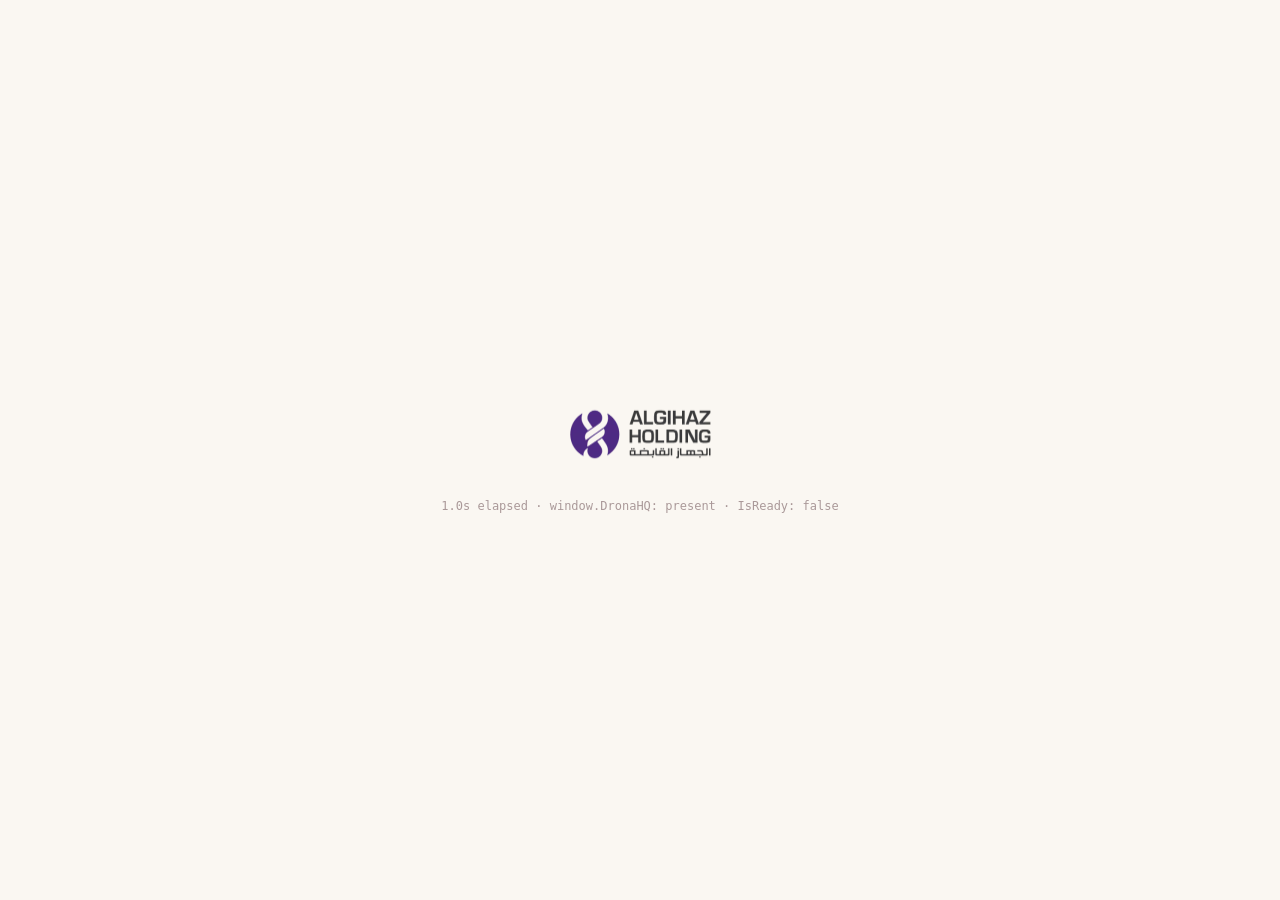
<file: scm-ssot-local-app/index.html>
<!DOCTYPE html>
<html lang="en">
<head>
<meta charset="UTF-8">
<meta name="viewport" content="width=device-width, initial-scale=1.0">
<title>Supply Chain Management — Intelligence Hub</title>
<link rel="icon" href="assets/img/Logo-sm-64.png">
<link rel="stylesheet" href="assets/css/bootstrap.min.css">
<link rel="stylesheet" href="assets/css/theme.css">
<link rel="stylesheet" href="assets/css/portalbasictheme.css">
<!-- cache-busting: bump ?v=N on any file below whenever it changes -->
<link rel="stylesheet" href="assets/css/app.css?v=1">
<link rel="stylesheet" href="assets/css/page-admin.css?v=7">
<!-- preload so this large SDK starts fetching before app.js finishes executing -->
<link rel="preload" as="script" href="assets/js/dronahq.js">

<!-- self-healing version check: inline (uncacheable) build id vs. version.json; mismatch forces a fresh reload -->
<script>
window.SCM_BUILD = '20260916-3';
(function(){
  var BUILT = window.SCM_BUILD, KEY = 'scmReloadedFor';
  function fresh(){ return fetch('version.json?t=' + Date.now(), {cache:'no-store'})
    .then(function(r){ return r.ok ? r.json() : null; })
    .then(function(j){ return (j && j.build) ? j.build : null; })
    .catch(function(){ return null; }); }

  function banner(build){
    if(document.getElementById('scmUpd')) return;
    var d = document.createElement('div');
    d.id = 'scmUpd';
    d.style.cssText = 'position:fixed;left:50%;transform:translateX(-50%);bottom:18px;z-index:100000;'+
      'background:#4A3C3C;color:#fff;border-radius:24px;padding:10px 14px 10px 18px;display:flex;'+
      'align-items:center;gap:12px;font:600 12.5px/1.2 system-ui,sans-serif;box-shadow:0 4px 16px rgba(0,0,0,.25)';
    d.innerHTML = '<span>A newer version of this app is available.</span>';
    var b = document.createElement('button');
    b.textContent = 'Refresh';
    b.style.cssText = 'border:0;border-radius:18px;background:#A20F1B;color:#fff;font:700 12px system-ui,sans-serif;'+
      'padding:7px 14px;cursor:pointer';
    b.onclick = function(){ bust(build); };
    d.appendChild(b);
    document.body.appendChild(d);
  }

  // location.reload(true) is ignored by modern browsers, so use a URL the cache has never seen instead
  function bust(build){
    try{ sessionStorage.setItem(KEY, build); }catch(e){}
    location.replace(location.pathname + '?b=' + encodeURIComponent(build) + location.hash);
  }

  function check(initial){
    fresh().then(function(build){
      if(!build || build === BUILT) return;
      if(initial){
        var last = null;
        try{ last = sessionStorage.getItem(KEY); }catch(e){}
        if(last === build) return;   // already bounced for this build — don't loop
        bust(build);
      } else if(document.readyState === 'complete'){
        banner(build);               // app is in use; let the user pick the moment
      }
    });
  }

  check(true);
  setInterval(function(){ check(false); }, 120000);
  window.addEventListener('focus', function(){ check(false); });
})();
</script>
</head>
<body>
<!-- ===== TOP BAR ===== -->
<header class="appbar">
  <button class="burger" id="burger" aria-label="Open menu">
    <svg viewBox="0 0 24 24" fill="none" stroke="currentColor" stroke-width="2"><path d="M3 6h18M3 12h18M3 18h18"/></svg>
  </button>
  <div class="brand">
    <svg class="brand__svg" viewBox="0 0 175 84" xmlns="http://www.w3.org/2000/svg" xmlns:xlink="http://www.w3.org/1999/xlink" preserveAspectRatio="xMidYMid meet" overflow="visible" role="img" aria-label="Al Gihaz Contracting"><defs><clipPath id="agcClipA"><rect x="29" y="-5" width="175" height="84"/></clipPath></defs><g clip-path="url(#agcClipA)" transform="translate(-29 5)"><path d="M87.2235 176.4C87.1292 175.642 87.0813 174.88 87.0799 174.116 87.0799 173.548 87.1013 172.969 87.1522 172.391 87.6489 167.001 89.7382 165.31 93.8901 162.306 99.1771 158.48 96.8328 160.095 102.082 156.4 104.265 154.869 106.447 153.33 108.629 151.783 109.158 151.417 109.675 151.052 110.224 150.676L110.355 150.587C111.224 151.868 111.682 153.384 111.664 154.932 111.665 155.206 111.652 155.48 111.624 155.753 111.445 158.619 109.92 161.232 107.513 162.797" fill="#262373" transform="matrix(1 0 0 1.00085 -49.8653 -121.918)"/><path d="M112.893 182.413C111.803 179.275 109.935 176.634 107.961 173.825 107.675 173.4 107.378 172.986 107.081 172.561 107.07 172.561 105.367 170.201 105.367 170.201L102.63 172.079 98.4718 174.932 100.246 177.244C100.543 177.67 100.829 178.083 101.115 178.493 101.423 178.98 101.744 179.452 102.077 179.939 102.304 180.267 102.529 180.596 102.742 180.937 103.335 181.795 103.882 182.683 104.38 183.598 105.161 185.04 105.567 186.655 105.563 188.295 105.499 190.767 104.55 193.136 102.888 194.967 100.184 198.044 95.8982 199.199 92.0157 197.895 89.526 197.09 87.4566 195.332 86.2596 193.006 85.4198 191.431 84.9904 189.67 85.0111 187.885 85.0221 186.407 85.3675 184.949 86.0215 183.623 84.7269 184.444 83.4896 185.353 82.3181 186.342L82.327 186.349C78.4387 190.357 78.1932 196.651 81.7572 200.95 82.2349 201.458 82.7411 201.94 83.2732 202.391 91.1025 209.023 102.825 208.053 109.457 200.223 112.286 196.883 113.846 192.651 113.859 188.273 113.882 186.277 113.555 184.293 112.895 182.408" fill="#A20F1B" transform="matrix(1 0 0 1.00085 -47.4505 -127.959)"/><path d="M112.746 120.971C112.873 126.596 110.131 131.9 105.468 135.049 99.7844 139.139 93.9489 143.239 88.315 147.208 86.0417 148.801 83.7651 150.402 81.4852 152.009 80.6623 150.662 80.23 149.112 80.2368 147.533 80.2368 147.361 80.2466 147.198 80.2582 147.025 80.3497 144.085 81.8781 141.377 84.3477 139.779L88.4889 136.887C92.2546 134.268 96.1506 131.548 99.9681 128.848 104.627 125.616 105.784 119.22 102.552 114.56 99.3207 109.902 92.9243 108.744 88.2654 111.976 85.6345 113.801 84.0057 116.749 83.8608 119.947 83.851 120.099 83.851 120.261 83.851 120.414 83.8286 122.007 84.2617 123.574 85.0994 124.93 86.0429 126.472 87.0612 127.995 88.0314 129.478 88.4479 130.107 88.8652 130.726 89.2709 131.356L91.1177 133.609 84.3985 138.335 82.5508 136.071C78.7557 131.434 75.4563 126.724 75.4563 120.785 75.4563 120.268 75.4759 119.75 75.5276 119.233 76.5317 108.596 84.7846 101.278 95.1456 101.836 104.123 102.218 111.494 109.06 112.541 117.984 112.673 118.973 112.739 119.97 112.744 120.967" fill="#A20F1B" transform="matrix(1 0 0 1.00085 -46.2886 -106.895)"/><path d="M156.266 193.874C156.349 194.523 156.008 195.152 155.418 195.435 154.97 195.579 154.499 195.636 154.029 195.604L149.653 195.604C148.838 195.664 148.022 195.518 147.279 195.18 146.602 194.728 146.235 193.937 146.328 193.129L146.328 190.178 143.987 190.178 143.987 193.129C143.987 196.3 145.852 197.878 149.605 197.878L155.745 197.878C157.161 198.042 158.441 197.027 158.605 195.611 158.626 195.435 158.628 195.256 158.612 195.079L158.612 190.195 156.27 190.195Z" fill="#323233" transform="matrix(1 0 0 1.00085 -67.377 -134.112)"/><path d="M0 0 2.12053 0 2.12053 1.96804 1.87092e-08 1.96804Z" fill="#323233" transform="matrix(1 0 0 1.00085 84.5824 54.2745)"/><path d="M0 0 2.12053 0 2.12053 1.96804 1.87092e-08 1.96804Z" fill="#323233" transform="matrix(1 0 0 1.00085 81.3757 54.2745)"/><path d="M173.809 192.442C173.809 193.578 173.403 194.154 172.606 194.172L170.502 186.658 167.993 186.658 170.133 194.172 167.606 194.172 167.606 196.448 173.237 196.448C174.004 196.471 174.751 196.197 175.322 195.684 175.879 195.165 176.183 194.427 176.154 193.666L176.154 185.524 173.812 185.524Z" fill="#323233" transform="matrix(1 0 0 1.00085 -74.6437 -132.677)"/><path d="M186.068 190.152C184.038 190.073 182.328 191.654 182.249 193.683 182.243 193.801 182.245 193.919 182.251 194.036 182.159 196.115 183.768 197.874 185.846 197.967 185.92 197.971 185.994 197.972 186.068 197.971 186.729 198.039 187.374 197.74 187.746 197.191 187.641 198.135 186.812 198.83 185.864 198.768L185.711 198.768 185.711 200.667 185.949 200.667C188.543 200.667 189.833 199.615 189.833 197.529L189.833 194.07C189.935 192.011 188.35 190.259 186.291 190.157 186.217 190.153 186.142 190.151 186.068 190.152ZM186.101 195.77C185.24 195.728 184.574 194.996 184.616 194.134 184.618 194.097 184.621 194.061 184.625 194.024 184.625 193.024 185.185 192.311 186.016 192.311 186.865 192.311 187.457 193.04 187.457 194.075 187.457 195.11 186.949 195.766 186.104 195.766Z" fill="#323233" transform="matrix(1 0 0 1.00085 -79.1523 -134.104)"/><path d="M0 0 2.1027 0 2.1027 1.95021 3.57176e-08 1.95021Z" fill="#323233" transform="matrix(1 0 0 1.00085 120.058 51.3383)"/><path d="M0 0 2.1027 0 2.1027 1.95021 3.57176e-08 1.95021Z" fill="#323233" transform="matrix(1 0 0 1.00085 123.265 51.3383)"/><path d="M232.033 192.502C232.033 193.605 231.626 194.165 230.829 194.165L227.013 194.165C227.208 193.615 227.305 193.035 227.302 192.451L227.302 185.515 224.91 185.515 224.91 192.537C224.91 193.622 224.502 194.165 223.705 194.165L220.688 194.165C220.874 192.159 219.399 190.382 217.394 190.196 217.17 190.175 216.943 190.175 216.719 190.196 214.259 190.196 212.869 191.723 212.869 194.165L210.243 194.165C209.775 194.193 209.306 194.147 208.852 194.029 209.553 193.272 209.946 192.28 209.954 191.248 209.953 190.81 209.884 190.375 209.75 189.958 209.25 188.321 207.715 187.224 206.004 187.283 204.299 187.239 202.771 188.33 202.259 189.958 202.125 190.375 202.058 190.81 202.056 191.248 202.063 192.28 202.456 193.272 203.158 194.029 202.705 194.15 202.235 194.195 201.767 194.165L200.139 194.165C198.393 194.165 198.105 193.554 198.105 192.4L198.105 185.497 195.73 185.497 195.73 193.639C195.61 195.068 196.671 196.324 198.1 196.444 198.265 196.458 198.432 196.456 198.597 196.438L201.767 196.438C203.206 196.474 204.64 196.262 206.008 195.814 207.375 196.262 208.81 196.474 210.248 196.438L213.569 196.438C214.33 197.434 215.541 197.982 216.792 197.897 218.028 197.977 219.22 197.429 219.964 196.438L231.323 196.438C232.224 196.485 233.093 196.101 233.665 195.403 234.173 194.77 234.438 193.975 234.41 193.164L234.41 185.515 232.036 185.515ZM206.833 193.029C206.569 193.219 206.292 193.389 206.003 193.537 205.716 193.393 205.443 193.222 205.188 193.029 204.548 192.59 204.178 191.854 204.208 191.078 204.198 190.589 204.353 190.11 204.648 189.721 204.991 189.332 205.487 189.114 206.005 189.128 207.005 189.122 207.819 189.927 207.824 190.927 207.824 190.977 207.823 191.028 207.819 191.078 207.848 191.854 207.475 192.591 206.833 193.029ZM216.788 195.962C215.788 195.962 215.211 195.148 215.211 194.012 215.211 192.909 215.788 192.095 216.652 192.095L216.821 192.095C217.822 192.095 218.332 192.774 218.332 194.114 218.332 195.25 217.754 195.962 216.788 195.962Z" fill="#323233" transform="matrix(1 0 0 1.00085 -83.298 -132.67)"/><path d="M0 0 2.1027 0 2.1027 1.95021 3.57176e-08 1.95021Z" fill="#323233" transform="matrix(1 0 0 1.00085 158.452 53.0027)"/><path d="M260.997 196.528C260.997 198.02 260.217 198.766 258.656 198.765L258.656 200.683C259.918 200.798 261.178 200.449 262.201 199.702 263.075 198.806 263.509 197.571 263.389 196.326L263.389 190.204 260.997 190.204Z" fill="#323233" transform="matrix(1 0 0 1.00085 -102.664 -134.119)"/><path d="M0 0 2.1027 0 2.1027 1.96715 3.57176e-08 1.96715Z" fill="#323233" transform="matrix(1 0 0 1.00085 186.519 64.7836)"/><path d="M302.742 192.502C302.742 193.605 302.335 194.165 301.537 194.165L298.741 194.165C298.452 191.655 297.383 189.974 295.57 189.111 294.738 188.737 293.834 188.551 292.923 188.568 291.333 188.542 289.808 189.196 288.732 190.366 289.291 191.129 289.681 191.655 289.919 191.978 290.675 191.228 291.687 190.792 292.752 190.757 293.742 190.724 294.697 191.127 295.363 191.86 295.952 192.488 296.295 193.306 296.33 194.166L285.612 194.166 285.646 193.284C285.679 191.766 285.247 190.275 284.408 189.01 283.252 187.456 281.514 186.439 279.592 186.195L279.37 188.484C281.966 188.751 283.307 190.757 283.34 193.299L283.307 194.164 281.663 194.164C281.881 193.703 281.99 193.198 281.985 192.688 281.86 190.702 280.148 189.194 278.162 189.318 276.35 189.433 274.906 190.876 274.792 192.688 274.786 193.198 274.896 193.703 275.114 194.164L272.402 194.164C270.655 194.164 270.367 193.553 270.367 192.399L270.367 185.497 267.991 185.497 267.991 193.639C267.872 195.068 268.934 196.325 270.363 196.444 270.528 196.458 270.694 196.456 270.858 196.438L302.028 196.438C302.929 196.485 303.798 196.101 304.368 195.403 304.877 194.77 305.142 193.975 305.116 193.164L305.116 185.515 302.742 185.515ZM278.39 194.181C277.622 194.136 277.036 193.477 277.08 192.708 277.081 192.696 277.082 192.684 277.083 192.671 277.014 191.945 277.549 191.301 278.275 191.233 279 191.164 279.644 191.698 279.713 192.424 279.721 192.506 279.721 192.589 279.713 192.671 279.777 193.439 279.207 194.113 278.439 194.177 278.422 194.179 278.404 194.18 278.386 194.181Z" fill="#323233" transform="matrix(1 0 0 1.00085 -105.536 -132.67)"/><path d="M0 0 2.37467 0 2.37467 10.9397 9.52469e-08 10.9397Z" fill="#323233" transform="matrix(1 0 0 1.00085 201.305 52.9849)"/><path d="M149.233 171.658C144.933 171.658 143.852 170.523 143.852 166.204L143.852 164.337C143.852 160.091 144.949 158.919 149.25 158.919L149.599 158.919C153.68 158.919 154.703 159.907 154.703 162.928L154.703 163.514 151.611 163.514 151.611 163.11C151.611 162.013 151.263 161.408 149.579 161.408L149.364 161.408C147.479 161.408 147.113 161.943 147.113 164.356L147.113 166.167C147.113 168.73 147.589 169.131 149.328 169.131L149.566 169.131C151.103 169.131 151.688 168.729 151.688 167.338L151.688 166.862 154.765 166.862 154.765 167.613C154.765 170.743 153.537 171.658 149.584 171.658Z" fill="#323233" transform="matrix(1 0 0 1.00085 -67.3351 -124.484)"/><path d="M167.344 171.658C162.88 171.658 161.799 170.358 161.799 166.218L161.799 164.352C161.799 160.215 162.88 158.912 167.344 158.912L167.765 158.912C172.232 158.912 173.311 160.211 173.311 164.352L173.311 166.218C173.311 170.356 172.232 171.658 167.765 171.658ZM167.711 169.132C169.596 169.132 170.053 168.583 170.053 166.166L170.053 164.373C170.053 161.957 169.596 161.408 167.711 161.408L167.401 161.408C165.515 161.408 165.058 161.957 165.058 164.373L165.058 166.166C165.058 168.583 165.515 169.132 167.401 169.132Z" fill="#323233" transform="matrix(1 0 0 1.00085 -72.8585 -124.485)"/><path d="M192.851 171.577 188.257 171.577 183.937 161.878 183.848 161.878 183.937 171.577 180.994 171.577 180.994 159.132 185.698 159.132 189.938 168.777 190.027 168.777 189.88 159.132 192.846 159.132Z" fill="#323233" transform="matrix(1 0 0 1.00085 -78.7644 -124.55)"/><path d="M206.498 171.577 203.296 171.577 203.296 161.622 199.892 161.622 199.892 159.132 209.884 159.132 209.884 161.622 206.496 161.622Z" fill="#323233" transform="matrix(1 0 0 1.00085 -84.5803 -124.55)"/><path d="M226.436 171.577 223.289 171.577 223.289 169.821C223.289 167.953 222.959 167.681 220.909 167.681L219.224 167.681 219.224 171.578 216.094 171.578 216.094 159.132 222.13 159.132C225.663 159.132 226.41 160.157 226.41 162.792L226.41 163.085C226.41 165.025 225.934 165.995 224.616 166.269L224.616 166.342C226.116 166.617 226.429 167.202 226.429 169.564ZM221.442 165.355C222.907 165.355 223.274 165.007 223.274 163.598L223.274 163.214C223.274 161.787 222.907 161.529 221.424 161.529L219.228 161.529 219.228 165.355Z" fill="#323233" transform="matrix(1 0 0 1.00085 -89.5659 -124.55)"/><path d="M245.147 171.577 241.758 171.577 241.061 169.162 236.505 169.162 235.809 171.577 232.536 171.577 236.6 159.132 241.047 159.132ZM240.37 166.819 238.832 161.42 238.743 161.42 237.169 166.819Z" fill="#323233" transform="matrix(1 0 0 1.00085 -94.6256 -124.55)"/><path d="M257.003 171.658C252.702 171.658 251.622 170.523 251.622 166.204L251.622 164.337C251.622 160.091 252.719 158.919 257.021 158.919L257.369 158.919C261.45 158.919 262.475 159.907 262.475 162.928L262.475 163.514 259.381 163.514 259.381 163.11C259.381 162.013 259.034 161.408 257.35 161.408L257.131 161.408C255.245 161.408 254.88 161.943 254.88 164.356L254.88 166.167C254.88 168.73 255.355 169.131 257.094 169.131L257.332 169.131C258.87 169.131 259.455 168.729 259.455 167.338L259.455 166.862 262.53 166.862 262.53 167.613C262.53 170.743 261.303 171.658 257.35 171.658Z" fill="#323233" transform="matrix(1 0 0 1.00085 -100.499 -124.484)"/><path d="M274.909 171.577 271.71 171.577 271.71 161.622 268.306 161.622 268.306 159.132 278.298 159.132 278.298 161.622 274.909 161.622Z" fill="#323233" transform="matrix(1 0 0 1.00085 -105.632 -124.55)"/><path d="M0 0 3.2022 0 3.2022 12.445 7.14351e-08 12.445Z" fill="#323233" transform="matrix(1 0 0 1.00085 173.887 34.7175)"/><path d="M303.901 171.577 299.307 171.577 294.984 161.878 294.895 161.878 294.984 171.577 292.041 171.577 292.041 159.132 296.745 159.132 300.991 168.777 301.08 168.777 300.933 159.132 303.901 159.132Z" fill="#323233" transform="matrix(1 0 0 1.00085 -112.936 -124.55)"/><path d="M317.132 171.658C312.812 171.658 311.732 170.56 311.732 166.167L311.732 164.301C311.732 160.055 312.812 158.919 317.094 158.919L317.442 158.919C321.285 158.919 322.585 159.853 322.585 162.69L322.585 163.11 319.493 163.11 319.493 162.855C319.493 161.792 319.108 161.409 317.424 161.409L317.205 161.409C315.337 161.409 314.975 161.885 314.975 164.357L314.975 166.168C314.975 168.546 315.36 169.132 317.245 169.132L317.483 169.132C319.258 169.132 319.66 168.676 319.66 167.393L319.66 167.01 317.062 167.01 317.062 164.702 322.68 164.702 322.68 167.063C322.68 170.723 321.619 171.656 317.464 171.656Z" fill="#323233" transform="matrix(1 0 0 1.00085 -118.997 -124.484)"/><path d="M149.687 135.536 159.037 135.536 160.418 139.696 164.689 139.696 157.37 118.027 151.194 118.027 143.987 139.696 148.338 139.696ZM154.339 121.218 158.084 132.505 150.657 132.505Z" fill="#323233" transform="matrix(1 0 0 1.00085 -67.377 -111.89)"/><path d="M190.869 136.013 180.709 136.013 180.709 118.026 176.595 118.026 176.595 139.695 190.869 139.695Z" fill="#323233" transform="matrix(1 0 0 1.00085 -77.4117 -111.89)"/><path d="M208.843 139.802C212.928 139.802 215.561 139.349 216.742 138.444 217.922 137.539 218.513 135.52 218.512 132.388L218.448 128.086 208.906 128.086 208.906 131.118 214.352 131.118 214.336 132.01C214.336 133.861 214.032 135.035 213.423 135.533 212.814 136.03 211.387 136.279 209.142 136.279 206.835 136.279 205.363 135.986 204.729 135.398 204.095 134.811 203.777 133.444 203.775 131.296L203.745 128.519 203.761 126.344C203.761 124.153 204.081 122.761 204.72 122.168 205.36 121.575 206.87 121.278 209.251 121.276 211.445 121.276 212.81 121.447 213.353 121.792 213.896 122.137 214.207 123.017 214.281 124.435L218.441 124.435C218.441 121.621 217.88 119.803 216.757 118.982 215.634 118.16 213.147 117.75 209.297 117.751 206.355 117.751 204.269 118.016 203.041 118.545 201.743 119.152 200.749 120.266 200.295 121.625 199.809 122.873 199.565 125.867 199.564 130.609 199.564 134.325 200.173 136.785 201.391 137.99 202.608 139.196 205.092 139.8 208.843 139.802Z" fill="#323233" transform="matrix(1 0 0 1.00085 -84.4822 -111.805)"/><path d="M0 0 4.11087 0 4.11087 21.6699 1.19059e-07 21.6699Z" fill="#323233" transform="matrix(1 0 0 1.00085 136.92 6.23731)"/><path d="M246.704 130.33 256.864 130.33 256.864 139.693 260.977 139.693 260.977 118.024 256.864 118.024 256.864 126.866 246.704 126.866 246.704 118.024 242.592 118.024 242.592 139.693 246.704 139.693Z" fill="#323233" transform="matrix(1 0 0 1.00085 -97.7199 -111.89)"/><path d="M277.552 135.536 286.904 135.536 288.285 139.696 292.556 139.696 285.236 118.027 279.061 118.027 271.856 139.696 276.204 139.696ZM282.204 121.218 285.95 132.505 278.518 132.505Z" fill="#323233" transform="matrix(1 0 0 1.00085 -106.725 -111.89)"/><path d="M320.062 136.235 307.949 136.235 307.949 136.108 319.919 121.47 319.919 118.026 303.267 118.026 303.267 121.486 314.616 121.486 314.616 121.614 302.742 136.187 302.742 139.696 320.062 139.696Z" fill="#323233" transform="matrix(1 0 0 1.00085 -116.23 -111.89)"/></g></svg>
    <div class="brand__txt"><b>Supply Chain Management</b><span>Strategic Performance · Centralized Procurement · Intelligence Hub</span></div>
  </div>
  <div class="appbar__title"><div class="c" id="crumb">Supply Chain Management</div><h1 id="ptitle">Overview</h1></div>
</header>

<!-- ===== DRAWER ===== -->
<div class="scrim" id="scrim"></div>
<aside class="side" id="side">
  <div class="side__top"><svg class="brand__svg" viewBox="0 0 175 84" xmlns="http://www.w3.org/2000/svg" xmlns:xlink="http://www.w3.org/1999/xlink" preserveAspectRatio="xMidYMid meet" overflow="visible" role="img" aria-label="Al Gihaz Contracting"><defs><clipPath id="agcClipB"><rect x="29" y="-5" width="175" height="84"/></clipPath></defs><g clip-path="url(#agcClipB)" transform="translate(-29 5)"><path d="M87.2235 176.4C87.1292 175.642 87.0813 174.88 87.0799 174.116 87.0799 173.548 87.1013 172.969 87.1522 172.391 87.6489 167.001 89.7382 165.31 93.8901 162.306 99.1771 158.48 96.8328 160.095 102.082 156.4 104.265 154.869 106.447 153.33 108.629 151.783 109.158 151.417 109.675 151.052 110.224 150.676L110.355 150.587C111.224 151.868 111.682 153.384 111.664 154.932 111.665 155.206 111.652 155.48 111.624 155.753 111.445 158.619 109.92 161.232 107.513 162.797" fill="#262373" transform="matrix(1 0 0 1.00085 -49.8653 -121.918)"/><path d="M112.893 182.413C111.803 179.275 109.935 176.634 107.961 173.825 107.675 173.4 107.378 172.986 107.081 172.561 107.07 172.561 105.367 170.201 105.367 170.201L102.63 172.079 98.4718 174.932 100.246 177.244C100.543 177.67 100.829 178.083 101.115 178.493 101.423 178.98 101.744 179.452 102.077 179.939 102.304 180.267 102.529 180.596 102.742 180.937 103.335 181.795 103.882 182.683 104.38 183.598 105.161 185.04 105.567 186.655 105.563 188.295 105.499 190.767 104.55 193.136 102.888 194.967 100.184 198.044 95.8982 199.199 92.0157 197.895 89.526 197.09 87.4566 195.332 86.2596 193.006 85.4198 191.431 84.9904 189.67 85.0111 187.885 85.0221 186.407 85.3675 184.949 86.0215 183.623 84.7269 184.444 83.4896 185.353 82.3181 186.342L82.327 186.349C78.4387 190.357 78.1932 196.651 81.7572 200.95 82.2349 201.458 82.7411 201.94 83.2732 202.391 91.1025 209.023 102.825 208.053 109.457 200.223 112.286 196.883 113.846 192.651 113.859 188.273 113.882 186.277 113.555 184.293 112.895 182.408" fill="#A20F1B" transform="matrix(1 0 0 1.00085 -47.4505 -127.959)"/><path d="M112.746 120.971C112.873 126.596 110.131 131.9 105.468 135.049 99.7844 139.139 93.9489 143.239 88.315 147.208 86.0417 148.801 83.7651 150.402 81.4852 152.009 80.6623 150.662 80.23 149.112 80.2368 147.533 80.2368 147.361 80.2466 147.198 80.2582 147.025 80.3497 144.085 81.8781 141.377 84.3477 139.779L88.4889 136.887C92.2546 134.268 96.1506 131.548 99.9681 128.848 104.627 125.616 105.784 119.22 102.552 114.56 99.3207 109.902 92.9243 108.744 88.2654 111.976 85.6345 113.801 84.0057 116.749 83.8608 119.947 83.851 120.099 83.851 120.261 83.851 120.414 83.8286 122.007 84.2617 123.574 85.0994 124.93 86.0429 126.472 87.0612 127.995 88.0314 129.478 88.4479 130.107 88.8652 130.726 89.2709 131.356L91.1177 133.609 84.3985 138.335 82.5508 136.071C78.7557 131.434 75.4563 126.724 75.4563 120.785 75.4563 120.268 75.4759 119.75 75.5276 119.233 76.5317 108.596 84.7846 101.278 95.1456 101.836 104.123 102.218 111.494 109.06 112.541 117.984 112.673 118.973 112.739 119.97 112.744 120.967" fill="#A20F1B" transform="matrix(1 0 0 1.00085 -46.2886 -106.895)"/><path d="M156.266 193.874C156.349 194.523 156.008 195.152 155.418 195.435 154.97 195.579 154.499 195.636 154.029 195.604L149.653 195.604C148.838 195.664 148.022 195.518 147.279 195.18 146.602 194.728 146.235 193.937 146.328 193.129L146.328 190.178 143.987 190.178 143.987 193.129C143.987 196.3 145.852 197.878 149.605 197.878L155.745 197.878C157.161 198.042 158.441 197.027 158.605 195.611 158.626 195.435 158.628 195.256 158.612 195.079L158.612 190.195 156.27 190.195Z" fill="#323233" transform="matrix(1 0 0 1.00085 -67.377 -134.112)"/><path d="M0 0 2.12053 0 2.12053 1.96804 1.87092e-08 1.96804Z" fill="#323233" transform="matrix(1 0 0 1.00085 84.5824 54.2745)"/><path d="M0 0 2.12053 0 2.12053 1.96804 1.87092e-08 1.96804Z" fill="#323233" transform="matrix(1 0 0 1.00085 81.3757 54.2745)"/><path d="M173.809 192.442C173.809 193.578 173.403 194.154 172.606 194.172L170.502 186.658 167.993 186.658 170.133 194.172 167.606 194.172 167.606 196.448 173.237 196.448C174.004 196.471 174.751 196.197 175.322 195.684 175.879 195.165 176.183 194.427 176.154 193.666L176.154 185.524 173.812 185.524Z" fill="#323233" transform="matrix(1 0 0 1.00085 -74.6437 -132.677)"/><path d="M186.068 190.152C184.038 190.073 182.328 191.654 182.249 193.683 182.243 193.801 182.245 193.919 182.251 194.036 182.159 196.115 183.768 197.874 185.846 197.967 185.92 197.971 185.994 197.972 186.068 197.971 186.729 198.039 187.374 197.74 187.746 197.191 187.641 198.135 186.812 198.83 185.864 198.768L185.711 198.768 185.711 200.667 185.949 200.667C188.543 200.667 189.833 199.615 189.833 197.529L189.833 194.07C189.935 192.011 188.35 190.259 186.291 190.157 186.217 190.153 186.142 190.151 186.068 190.152ZM186.101 195.77C185.24 195.728 184.574 194.996 184.616 194.134 184.618 194.097 184.621 194.061 184.625 194.024 184.625 193.024 185.185 192.311 186.016 192.311 186.865 192.311 187.457 193.04 187.457 194.075 187.457 195.11 186.949 195.766 186.104 195.766Z" fill="#323233" transform="matrix(1 0 0 1.00085 -79.1523 -134.104)"/><path d="M0 0 2.1027 0 2.1027 1.95021 3.57176e-08 1.95021Z" fill="#323233" transform="matrix(1 0 0 1.00085 120.058 51.3383)"/><path d="M0 0 2.1027 0 2.1027 1.95021 3.57176e-08 1.95021Z" fill="#323233" transform="matrix(1 0 0 1.00085 123.265 51.3383)"/><path d="M232.033 192.502C232.033 193.605 231.626 194.165 230.829 194.165L227.013 194.165C227.208 193.615 227.305 193.035 227.302 192.451L227.302 185.515 224.91 185.515 224.91 192.537C224.91 193.622 224.502 194.165 223.705 194.165L220.688 194.165C220.874 192.159 219.399 190.382 217.394 190.196 217.17 190.175 216.943 190.175 216.719 190.196 214.259 190.196 212.869 191.723 212.869 194.165L210.243 194.165C209.775 194.193 209.306 194.147 208.852 194.029 209.553 193.272 209.946 192.28 209.954 191.248 209.953 190.81 209.884 190.375 209.75 189.958 209.25 188.321 207.715 187.224 206.004 187.283 204.299 187.239 202.771 188.33 202.259 189.958 202.125 190.375 202.058 190.81 202.056 191.248 202.063 192.28 202.456 193.272 203.158 194.029 202.705 194.15 202.235 194.195 201.767 194.165L200.139 194.165C198.393 194.165 198.105 193.554 198.105 192.4L198.105 185.497 195.73 185.497 195.73 193.639C195.61 195.068 196.671 196.324 198.1 196.444 198.265 196.458 198.432 196.456 198.597 196.438L201.767 196.438C203.206 196.474 204.64 196.262 206.008 195.814 207.375 196.262 208.81 196.474 210.248 196.438L213.569 196.438C214.33 197.434 215.541 197.982 216.792 197.897 218.028 197.977 219.22 197.429 219.964 196.438L231.323 196.438C232.224 196.485 233.093 196.101 233.665 195.403 234.173 194.77 234.438 193.975 234.41 193.164L234.41 185.515 232.036 185.515ZM206.833 193.029C206.569 193.219 206.292 193.389 206.003 193.537 205.716 193.393 205.443 193.222 205.188 193.029 204.548 192.59 204.178 191.854 204.208 191.078 204.198 190.589 204.353 190.11 204.648 189.721 204.991 189.332 205.487 189.114 206.005 189.128 207.005 189.122 207.819 189.927 207.824 190.927 207.824 190.977 207.823 191.028 207.819 191.078 207.848 191.854 207.475 192.591 206.833 193.029ZM216.788 195.962C215.788 195.962 215.211 195.148 215.211 194.012 215.211 192.909 215.788 192.095 216.652 192.095L216.821 192.095C217.822 192.095 218.332 192.774 218.332 194.114 218.332 195.25 217.754 195.962 216.788 195.962Z" fill="#323233" transform="matrix(1 0 0 1.00085 -83.298 -132.67)"/><path d="M0 0 2.1027 0 2.1027 1.95021 3.57176e-08 1.95021Z" fill="#323233" transform="matrix(1 0 0 1.00085 158.452 53.0027)"/><path d="M260.997 196.528C260.997 198.02 260.217 198.766 258.656 198.765L258.656 200.683C259.918 200.798 261.178 200.449 262.201 199.702 263.075 198.806 263.509 197.571 263.389 196.326L263.389 190.204 260.997 190.204Z" fill="#323233" transform="matrix(1 0 0 1.00085 -102.664 -134.119)"/><path d="M0 0 2.1027 0 2.1027 1.96715 3.57176e-08 1.96715Z" fill="#323233" transform="matrix(1 0 0 1.00085 186.519 64.7836)"/><path d="M302.742 192.502C302.742 193.605 302.335 194.165 301.537 194.165L298.741 194.165C298.452 191.655 297.383 189.974 295.57 189.111 294.738 188.737 293.834 188.551 292.923 188.568 291.333 188.542 289.808 189.196 288.732 190.366 289.291 191.129 289.681 191.655 289.919 191.978 290.675 191.228 291.687 190.792 292.752 190.757 293.742 190.724 294.697 191.127 295.363 191.86 295.952 192.488 296.295 193.306 296.33 194.166L285.612 194.166 285.646 193.284C285.679 191.766 285.247 190.275 284.408 189.01 283.252 187.456 281.514 186.439 279.592 186.195L279.37 188.484C281.966 188.751 283.307 190.757 283.34 193.299L283.307 194.164 281.663 194.164C281.881 193.703 281.99 193.198 281.985 192.688 281.86 190.702 280.148 189.194 278.162 189.318 276.35 189.433 274.906 190.876 274.792 192.688 274.786 193.198 274.896 193.703 275.114 194.164L272.402 194.164C270.655 194.164 270.367 193.553 270.367 192.399L270.367 185.497 267.991 185.497 267.991 193.639C267.872 195.068 268.934 196.325 270.363 196.444 270.528 196.458 270.694 196.456 270.858 196.438L302.028 196.438C302.929 196.485 303.798 196.101 304.368 195.403 304.877 194.77 305.142 193.975 305.116 193.164L305.116 185.515 302.742 185.515ZM278.39 194.181C277.622 194.136 277.036 193.477 277.08 192.708 277.081 192.696 277.082 192.684 277.083 192.671 277.014 191.945 277.549 191.301 278.275 191.233 279 191.164 279.644 191.698 279.713 192.424 279.721 192.506 279.721 192.589 279.713 192.671 279.777 193.439 279.207 194.113 278.439 194.177 278.422 194.179 278.404 194.18 278.386 194.181Z" fill="#323233" transform="matrix(1 0 0 1.00085 -105.536 -132.67)"/><path d="M0 0 2.37467 0 2.37467 10.9397 9.52469e-08 10.9397Z" fill="#323233" transform="matrix(1 0 0 1.00085 201.305 52.9849)"/><path d="M149.233 171.658C144.933 171.658 143.852 170.523 143.852 166.204L143.852 164.337C143.852 160.091 144.949 158.919 149.25 158.919L149.599 158.919C153.68 158.919 154.703 159.907 154.703 162.928L154.703 163.514 151.611 163.514 151.611 163.11C151.611 162.013 151.263 161.408 149.579 161.408L149.364 161.408C147.479 161.408 147.113 161.943 147.113 164.356L147.113 166.167C147.113 168.73 147.589 169.131 149.328 169.131L149.566 169.131C151.103 169.131 151.688 168.729 151.688 167.338L151.688 166.862 154.765 166.862 154.765 167.613C154.765 170.743 153.537 171.658 149.584 171.658Z" fill="#323233" transform="matrix(1 0 0 1.00085 -67.3351 -124.484)"/><path d="M167.344 171.658C162.88 171.658 161.799 170.358 161.799 166.218L161.799 164.352C161.799 160.215 162.88 158.912 167.344 158.912L167.765 158.912C172.232 158.912 173.311 160.211 173.311 164.352L173.311 166.218C173.311 170.356 172.232 171.658 167.765 171.658ZM167.711 169.132C169.596 169.132 170.053 168.583 170.053 166.166L170.053 164.373C170.053 161.957 169.596 161.408 167.711 161.408L167.401 161.408C165.515 161.408 165.058 161.957 165.058 164.373L165.058 166.166C165.058 168.583 165.515 169.132 167.401 169.132Z" fill="#323233" transform="matrix(1 0 0 1.00085 -72.8585 -124.485)"/><path d="M192.851 171.577 188.257 171.577 183.937 161.878 183.848 161.878 183.937 171.577 180.994 171.577 180.994 159.132 185.698 159.132 189.938 168.777 190.027 168.777 189.88 159.132 192.846 159.132Z" fill="#323233" transform="matrix(1 0 0 1.00085 -78.7644 -124.55)"/><path d="M206.498 171.577 203.296 171.577 203.296 161.622 199.892 161.622 199.892 159.132 209.884 159.132 209.884 161.622 206.496 161.622Z" fill="#323233" transform="matrix(1 0 0 1.00085 -84.5803 -124.55)"/><path d="M226.436 171.577 223.289 171.577 223.289 169.821C223.289 167.953 222.959 167.681 220.909 167.681L219.224 167.681 219.224 171.578 216.094 171.578 216.094 159.132 222.13 159.132C225.663 159.132 226.41 160.157 226.41 162.792L226.41 163.085C226.41 165.025 225.934 165.995 224.616 166.269L224.616 166.342C226.116 166.617 226.429 167.202 226.429 169.564ZM221.442 165.355C222.907 165.355 223.274 165.007 223.274 163.598L223.274 163.214C223.274 161.787 222.907 161.529 221.424 161.529L219.228 161.529 219.228 165.355Z" fill="#323233" transform="matrix(1 0 0 1.00085 -89.5659 -124.55)"/><path d="M245.147 171.577 241.758 171.577 241.061 169.162 236.505 169.162 235.809 171.577 232.536 171.577 236.6 159.132 241.047 159.132ZM240.37 166.819 238.832 161.42 238.743 161.42 237.169 166.819Z" fill="#323233" transform="matrix(1 0 0 1.00085 -94.6256 -124.55)"/><path d="M257.003 171.658C252.702 171.658 251.622 170.523 251.622 166.204L251.622 164.337C251.622 160.091 252.719 158.919 257.021 158.919L257.369 158.919C261.45 158.919 262.475 159.907 262.475 162.928L262.475 163.514 259.381 163.514 259.381 163.11C259.381 162.013 259.034 161.408 257.35 161.408L257.131 161.408C255.245 161.408 254.88 161.943 254.88 164.356L254.88 166.167C254.88 168.73 255.355 169.131 257.094 169.131L257.332 169.131C258.87 169.131 259.455 168.729 259.455 167.338L259.455 166.862 262.53 166.862 262.53 167.613C262.53 170.743 261.303 171.658 257.35 171.658Z" fill="#323233" transform="matrix(1 0 0 1.00085 -100.499 -124.484)"/><path d="M274.909 171.577 271.71 171.577 271.71 161.622 268.306 161.622 268.306 159.132 278.298 159.132 278.298 161.622 274.909 161.622Z" fill="#323233" transform="matrix(1 0 0 1.00085 -105.632 -124.55)"/><path d="M0 0 3.2022 0 3.2022 12.445 7.14351e-08 12.445Z" fill="#323233" transform="matrix(1 0 0 1.00085 173.887 34.7175)"/><path d="M303.901 171.577 299.307 171.577 294.984 161.878 294.895 161.878 294.984 171.577 292.041 171.577 292.041 159.132 296.745 159.132 300.991 168.777 301.08 168.777 300.933 159.132 303.901 159.132Z" fill="#323233" transform="matrix(1 0 0 1.00085 -112.936 -124.55)"/><path d="M317.132 171.658C312.812 171.658 311.732 170.56 311.732 166.167L311.732 164.301C311.732 160.055 312.812 158.919 317.094 158.919L317.442 158.919C321.285 158.919 322.585 159.853 322.585 162.69L322.585 163.11 319.493 163.11 319.493 162.855C319.493 161.792 319.108 161.409 317.424 161.409L317.205 161.409C315.337 161.409 314.975 161.885 314.975 164.357L314.975 166.168C314.975 168.546 315.36 169.132 317.245 169.132L317.483 169.132C319.258 169.132 319.66 168.676 319.66 167.393L319.66 167.01 317.062 167.01 317.062 164.702 322.68 164.702 322.68 167.063C322.68 170.723 321.619 171.656 317.464 171.656Z" fill="#323233" transform="matrix(1 0 0 1.00085 -118.997 -124.484)"/><path d="M149.687 135.536 159.037 135.536 160.418 139.696 164.689 139.696 157.37 118.027 151.194 118.027 143.987 139.696 148.338 139.696ZM154.339 121.218 158.084 132.505 150.657 132.505Z" fill="#323233" transform="matrix(1 0 0 1.00085 -67.377 -111.89)"/><path d="M190.869 136.013 180.709 136.013 180.709 118.026 176.595 118.026 176.595 139.695 190.869 139.695Z" fill="#323233" transform="matrix(1 0 0 1.00085 -77.4117 -111.89)"/><path d="M208.843 139.802C212.928 139.802 215.561 139.349 216.742 138.444 217.922 137.539 218.513 135.52 218.512 132.388L218.448 128.086 208.906 128.086 208.906 131.118 214.352 131.118 214.336 132.01C214.336 133.861 214.032 135.035 213.423 135.533 212.814 136.03 211.387 136.279 209.142 136.279 206.835 136.279 205.363 135.986 204.729 135.398 204.095 134.811 203.777 133.444 203.775 131.296L203.745 128.519 203.761 126.344C203.761 124.153 204.081 122.761 204.72 122.168 205.36 121.575 206.87 121.278 209.251 121.276 211.445 121.276 212.81 121.447 213.353 121.792 213.896 122.137 214.207 123.017 214.281 124.435L218.441 124.435C218.441 121.621 217.88 119.803 216.757 118.982 215.634 118.16 213.147 117.75 209.297 117.751 206.355 117.751 204.269 118.016 203.041 118.545 201.743 119.152 200.749 120.266 200.295 121.625 199.809 122.873 199.565 125.867 199.564 130.609 199.564 134.325 200.173 136.785 201.391 137.99 202.608 139.196 205.092 139.8 208.843 139.802Z" fill="#323233" transform="matrix(1 0 0 1.00085 -84.4822 -111.805)"/><path d="M0 0 4.11087 0 4.11087 21.6699 1.19059e-07 21.6699Z" fill="#323233" transform="matrix(1 0 0 1.00085 136.92 6.23731)"/><path d="M246.704 130.33 256.864 130.33 256.864 139.693 260.977 139.693 260.977 118.024 256.864 118.024 256.864 126.866 246.704 126.866 246.704 118.024 242.592 118.024 242.592 139.693 246.704 139.693Z" fill="#323233" transform="matrix(1 0 0 1.00085 -97.7199 -111.89)"/><path d="M277.552 135.536 286.904 135.536 288.285 139.696 292.556 139.696 285.236 118.027 279.061 118.027 271.856 139.696 276.204 139.696ZM282.204 121.218 285.95 132.505 278.518 132.505Z" fill="#323233" transform="matrix(1 0 0 1.00085 -106.725 -111.89)"/><path d="M320.062 136.235 307.949 136.235 307.949 136.108 319.919 121.47 319.919 118.026 303.267 118.026 303.267 121.486 314.616 121.486 314.616 121.614 302.742 136.187 302.742 139.696 320.062 139.696Z" fill="#323233" transform="matrix(1 0 0 1.00085 -116.23 -111.89)"/></g></svg><button class="side__x" id="sideX" aria-label="Close menu">✕</button></div>
  <div class="side__scope">Navigation</div>
  <nav class="nav" id="nav">
    <button class="nav__item" data-page="admin"><svg viewBox="0 0 24 24" fill="none" stroke="currentColor" stroke-width="1.8"><circle cx="12" cy="8" r="4"/><path d="M4 21c0-4.4 3.6-8 8-8s8 3.6 8 8"/></svg>User Management</button>
    <button class="nav__item" data-page="content-admin"><svg viewBox="0 0 24 24" fill="none" stroke="currentColor" stroke-width="1.8"><path d="M12 20h9"/><path d="M16.5 3.5a2.12 2.12 0 0 1 3 3L7 19l-4 1 1-4Z"/></svg>Content Administration</button>
    <button class="nav__item" data-page="overview"><svg viewBox="0 0 24 24" fill="none" stroke="currentColor" stroke-width="1.8"><rect x="3" y="3" width="7" height="7"/><rect x="14" y="3" width="7" height="7"/><rect x="3" y="14" width="7" height="7"/><rect x="14" y="14" width="7" height="7"/></svg>Overview</button>
    <button class="nav__item" data-page="scmkpi"><svg viewBox="0 0 24 24" fill="none" stroke="currentColor" stroke-width="1.8"><path d="M3 20h18"/><path d="M6 20V9M11 20V4M16 20v-7M21 20v-4"/></svg>SCM KPIs</button>
    <button class="nav__item" data-page="monthly"><svg viewBox="0 0 24 24" fill="none" stroke="currentColor" stroke-width="1.8"><rect x="3" y="4" width="18" height="17"/><path d="M3 9h18M8 2v4M16 2v4"/></svg>Monthly Intelligence</button>
    <button class="nav__item" data-page="lme"><svg viewBox="0 0 24 24" fill="none" stroke="currentColor" stroke-width="1.8"><path d="M12 3a6 6 0 0 0-6 6c0 4-2 5-2 5h16s-2-1-2-5a6 6 0 0 0-6-6z"/><path d="M10 20a2 2 0 0 0 4 0"/></svg>Daily LME Alert</button>
    <button class="nav__item" data-page="masterdata"><svg viewBox="0 0 24 24" fill="none" stroke="currentColor" stroke-width="1.8"><ellipse cx="12" cy="6" rx="8" ry="3"/><path d="M4 6v6c0 1.7 3.6 3 8 3s8-1.3 8-3V6"/><path d="M4 12v6c0 1.7 3.6 3 8 3s8-1.3 8-3v-6"/></svg>Master Data Management</button>
    <button class="nav__item" data-page="avl"><svg viewBox="0 0 24 24" fill="none" stroke="currentColor" stroke-width="1.8"><path d="M3 7h18M3 12h18M3 17h18"/><circle cx="6" cy="7" r="1.4" fill="currentColor" stroke="none"/><circle cx="6" cy="12" r="1.4" fill="currentColor" stroke="none"/><circle cx="6" cy="17" r="1.4" fill="currentColor" stroke="none"/></svg>AGC Approved Vendor List</button>
    <button class="nav__item" data-page="secavl"><svg viewBox="0 0 24 24" fill="none" stroke="currentColor" stroke-width="1.8"><path d="M12 3l8 3v6c0 4.5-3.2 7.7-8 9-4.8-1.3-8-4.5-8-9V6l8-3z"/><path d="M9 12l2 2 4-4"/></svg>SEC Approved Vendor List</button>

    <div class="nav__group" id="grpRisk">
      <button class="nav__parent" data-group="risk" aria-expanded="false">
        <svg viewBox="0 0 24 24" fill="none" stroke="currentColor" stroke-width="1.8"><path d="M12 3 3 20h18L12 3z"/><path d="M12 10v4M12 17h.01"/></svg><span>SCM Risk Management</span>
        <svg class="nav__caret" viewBox="0 0 12 12" fill="none" stroke="currentColor" stroke-width="2"><path d="M3 4.5 6 8l3-3.5"/></svg>
      </button>
      <div class="nav__sub" data-sub="risk">
        <button class="nav__item nav__item--sub" data-page="secsole"><svg viewBox="0 0 24 24" fill="none" stroke="currentColor" stroke-width="1.8"><path d="M12 3l8 3v6c0 4.5-3.2 7.7-8 9-4.8-1.3-8-4.5-8-9V6l8-3z"/><path d="M12 8v4M12 15h.01"/></svg>SEC AVL Sole Source Risk</button>
        <button class="nav__item nav__item--sub" data-page="riskregister"><svg viewBox="0 0 24 24" fill="none" stroke="currentColor" stroke-width="1.8"><path d="M5 3h11l3 3v15H5z"/><path d="M9 8h7M9 12h7M9 16h4"/></svg>Risk Register</button>
        <button class="nav__item nav__item--sub" data-page="l0projects"><svg viewBox="0 0 24 24" fill="none" stroke="currentColor" stroke-width="1.8"><rect x="3" y="4" width="18" height="4"/><rect x="3" y="10" width="12" height="4"/><rect x="3" y="16" width="15" height="4"/></svg>L0 Projects<span class='nav__soon'>SOON</span></button>
      </div>
    </div>

    <button class="nav__item" data-page="categoryfactpacks"><svg viewBox="0 0 24 24" fill="none" stroke="currentColor" stroke-width="1.8"><rect x="5" y="3" width="14" height="18"/><path d="M8 7h8M8 11h3M13 11h3M8 15h3M13 15h3"/></svg>Category Fact Packs</button>
    <div class="nav__group" id="grpCost">
      <button class="nav__parent" data-group="cost" aria-expanded="false">
        <svg viewBox="0 0 24 24" fill="none" stroke="currentColor" stroke-width="1.8"><circle cx="11" cy="11" r="7"/><path d="M20 20l-3.5-3.5"/><path d="M11 8v3l2 2"/></svg><span>Should-Cost Model</span>
        <svg class="nav__caret" viewBox="0 0 12 12" fill="none" stroke="currentColor" stroke-width="2"><path d="M3 4.5 6 8l3-3.5"/></svg>
      </button>
      <div class="nav__sub" data-sub="cost">
        <button class="nav__item nav__item--sub" data-page="coststructure"><svg viewBox="0 0 24 24" fill="none" stroke="currentColor" stroke-width="1.8"><path d="M3 20h18"/><rect x="5" y="11" width="3.5" height="7"/><rect x="10.2" y="6" width="3.5" height="12"/><rect x="15.5" y="9" width="3.5" height="9"/></svg>Cost Structure For Main Equipment</button>
        <button class="nav__item nav__item--sub" data-page="shouldcost"><svg viewBox="0 0 24 24" fill="none" stroke="currentColor" stroke-width="1.8"><circle cx="11" cy="11" r="7"/><path d="M20 20l-3.5-3.5"/><path d="M11 8v3l2 2"/></svg>Should Cost Modeller</button>
      </div>
    </div>
    <button class="nav__item" data-page="strategy"><svg viewBox="0 0 24 24" fill="none" stroke="currentColor" stroke-width="1.8"><path d="M9 18h6M10 21h4M12 3a6 6 0 0 1 4 10c-1 1-1 2-1 3H9c0-1 0-2-1-3a6 6 0 0 1 4-10z"/></svg>Strategy Recommendation<span class='nav__soon'>SOON</span></button>
  </nav>
  <div class="side__foot">Procurement Strategy Department<br>Supply Chain Management</div>
</aside>

<div class="wrap">

  <!-- ============ ADMIN (User Management, admin role only) ============ -->
  <section class="page" data-page="admin">
    <div class="umwrap">
      <div class="eyebrow">Administration</div>
      <h1 style="margin:0 0 16px">User Management</h1>
      <div id="adminHost">Loading…</div>
    </div>
  </section>

  <!-- ============ CONTENT ADMINISTRATION (editor + administrator only) ============ -->
  <section class="page" data-page="content-admin">
    <div class="pghead">
      <div class="pghead__l">
        <p class="eyebrow adm__eyebrow">Content Administration · Single Source of Truth</p>
        <h2 class="pghead__t">Update site content &amp; data</h2>
      </div>
      <div class="pghead__r"><span class="scdemo" id="admWho">Signed in</span></div>
    </div>

    <div class="adm">
      <nav class="adm__rail" id="admRail" aria-label="Content sections"></nav>

      <div class="adm__main">
        <div class="adm__bar">
          <div class="adm__bartitle">
            <h3 id="admTitle">&nbsp;</h3>
            <p id="admDesc"></p>
          </div>
          <div class="adm__barmeta">
            <span class="srcchip" id="admSrc">loading…</span>
            <span class="adm__dirty" id="admDirty" hidden>Unsaved changes</span>
          </div>
        </div>

        <div class="adm__grouptabs" id="admGroupTabs" hidden></div>

        <div class="adm__tabs" id="admTabs" role="tablist">
          <button type="button" class="admtab is-on" id="admTabForm" role="tab" aria-selected="true" data-act="admView" data-a1="form">Form</button>
          <button type="button" class="admtab" id="admTabJson" role="tab" aria-selected="false" data-act="admView" data-a1="json">JSON</button>
        </div>

        <div class="adm__msg" id="admMsg" hidden></div>
        <div class="adm__pane" id="admForm"></div>
        <div class="adm__pane" id="admJson" hidden>
          <p class="adm__hint">The full document. Editing here is the fastest route for the large
            datasets (AVL, SEC, Cost Structure) that have no field-by-field form.
            <b>Apply</b> parses it and updates the form; nothing is downloaded until you save.</p>
          <textarea class="adm__ta" id="admTa" spellcheck="false" aria-label="Raw JSON"></textarea>
          <div class="adm__tabtn">
            <button type="button" class="scbtn" data-act="admApplyJson">Apply JSON to form</button>
            <button type="button" class="scbtn" data-act="admFormatJson">Reformat</button>
            <button type="button" class="scbtn" data-act="admUpload">Replace from file…</button>
            <input type="file" id="admFile" accept="application/json,.json" hidden>
          </div>
        </div>

        <div class="adm__foot">
          <button type="button" class="admbtn admbtn--go" id="admPublishBtn" data-act="admPublish" hidden>Publish</button>
          <button type="button" class="admbtn" id="admDownloadBtn" data-act="admDownload">Download .json</button>
          <button type="button" class="admbtn" data-act="admPreview">Open the page</button>
          <button type="button" class="admbtn admbtn--warn" data-act="admRevert">Discard changes</button>
        </div>
      </div>
    </div>
  </section>

  <!-- ============ OVERVIEW ============ -->
  <section class="page is-active" data-page="overview">
    <div class="hero">
      <div class="eb">SUPPLY CHAIN MANAGEMENT · INTELLIGENCE HUB</div>
      <h1>Supply Chain Management <i>— Strategic Performance, Centralized Procurement &amp; Intelligence Hub</i></h1>
  
      <div class="hero__meta" id="ovMeta"></div>
    </div>
    <div class="ovtop" id="ovTop"></div>
    <div id="ovGroups"></div>
  </section>

  <!-- ============ SCM KPIs (Power BI) ============ -->
  <section class="page" data-page="scmkpi">
       <p class="eyebrow">SCM Dashboard — 2026 · Power BI</p>
    <div class="bi" id="scmkpiHost"></div>
  </section>

  <!-- ============ MONTHLY (Power BI) ============ -->
  <section class="page" data-page="monthly">
    <div class="pghead">
      <div class="pghead__l">
        <p class="eyebrow" style="margin:0">Monthly Report Dashboard · Power BI</p>
        <h2 class="pghead__t">Monthly Intelligence</h2>
      </div>
      <div class="pghead__r">
        <select class="mosel2" id="moSelect" aria-label="Select month"></select>
        <span class="mopill" id="moPill"></span>
      </div>
    </div>
    <div class="bi" id="moBi"></div>
  </section>

  <!-- ============ DAILY LME ALERT (full app + backend) ============ -->
  <section class="page" data-page="lme" id="page-lme">
    <div id="lmeHost"></div>
    <div class="app">
      <header class="hdr">
        <nav class="hdr__nav">
          <button class="tab is-active" data-tab="copper">Copper (Cu)</button>
          <button class="tab" data-tab="aluminium">Aluminium (Al)</button>
          <button class="tab" data-tab="refs">Sources &amp; Refs</button>
          <span class="srcchip" id="lmeSrc">…</span>
          <div class="datecard" id="datecard">
            <button class="datecard__btn" id="dateBtn"><span id="dateBtnLabel">—</span>
              <svg width="12" height="12" viewBox="0 0 12 12"><path d="M2 4 L6 8 L10 4" stroke="#A20F1B" stroke-width="2" fill="none" stroke-linecap="round" stroke-linejoin="round"/></svg></button>
            <div class="datecard__menu" id="dateMenu"></div>
          </div>
        </nav>
      </header>
      <div class="databanner hidden" id="dataBanner"></div>
      <main class="view" id="view"></main>
    </div>
  </section>

  <!-- ============ MASTER DATA ============ -->
  <section class="page" data-page="masterdata">
    <p class="eyebrow">Master data cleansing · removing duplication across 6 batches · ERS Phase 2</p>
    <div class="kgrid" id="mdHead" style="grid-template-columns:repeat(3,1fr);margin-bottom:20px"></div>

    <div class="grp"><div class="grp__h"><b>Completed Batches</b><span>Completion status</span></div>
      <div class="bgrid" id="mdDone"></div></div>

    <div class="grp"><div class="grp__h"><b>Remaining Batches</b><span>Progress &amp; target completion dates</span>
        <em class="mdperbatch" id="mdPerBatch"></em></div>
      <div class="bgrid bgrid--flow" id="mdPlan"></div>
      <p class="kpiC__note" id="mdNote" style="margin-top:12px;color:var(--muted);font-weight:400"></p></div>

    <div class="grp" id="mdTaxHead"></div>
    <div class="kgrid" id="mdTaxKpis" style="grid-template-columns:repeat(3,1fr);margin-bottom:16px"></div>
    <h2 class="block">How the automated tool works</h2>
    <div class="steps" id="mdSteps"></div>
    <p class="kpiC__note" id="mdGoal" style="margin-top:14px;color:var(--muted);font-weight:400"></p>
  </section>


  <!-- ============ APPROVED VENDOR MASTER DATA ============ -->
  <section class="page" data-page="avl">
    <div id="avlHost"></div>
    <div id="avlScope"></div>
    <div class="fbar" id="avlFilters"></div>

    <div class="cards4" id="avlCards"></div>

    <div class="avlgrid g2b">
      <div class="avlcard">
        <div class="avlcard__h">Vendors by Type</div>
        <div class="donutwrap">
          <div class="donutbox"><canvas id="cType"></canvas><div class="donutmid" id="cTypeMid"></div></div>
          <div class="legs" id="cTypeLeg"></div>
        </div>
      </div>
      <div class="avlcard">
        <div class="avlcard__h">Vendors by Creation Source</div>
        <div id="cSrc"></div>
      </div>
    </div>

    <div class="avlgrid g2">
      <div class="avlcard stack">
        <div class="avlcard__h">Vendors by Country</div>
        <div class="avlchart map" id="avlMap"></div>
        <div class="avlcard__h" style="margin-top:16px">Vendor Onboarding by Year — by Type</div>
        <div class="avlchart yr"><canvas id="cYear"></canvas></div>
      </div>
      <div class="avlcard stack">
        <div class="avlcard__h">Top Countries</div>
        <div id="avlCountryTbl" class="grow"></div>
      </div>
    </div>

    <div class="avlcard">
      <div class="exphead">
        <div class="avlcard__h" style="margin:0">Vendor Spend Explorer</div>
        <div class="expctrl">
          <input id="expSearch" class="expsearch" type="search" placeholder="Search by vendor name or ID…" />
          <label class="exprange">Show top <b id="expMax">25</b>
            <input id="expRange" type="range" min="5" max="50" step="5" value="25" />
          </label>
        </div>
      </div>
      <div class="expmeta" id="expMeta"></div>
      <div class="avlchart tall"><canvas id="cSpend"></canvas></div>
    </div>
  </section>


  <section class="page" data-page="secavl">
    <p class="eyebrow">SEC Approved Vendor List · Power BI</p>
    <div class="bi" id="secavlHost"></div>
  </section>

  <section class="page" data-page="secsole">
    <p class="eyebrow">SCM Risk Management · Vendor Master Data</p>
    <h2 class="pgtitle">Strategic AVL Dashboard — Saudi Electricity Company</h2>
    <div id="secBar"></div>
    <div id="secWarn"></div>
    <div class="kpirow" id="secKpis"></div>

    <div class="dsec">
      <div class="dsec__h"><span class="dsec__e">Section 1</span><h3>Sourcing Risk Profile</h3></div>
      <div class="g2">
        <div class="cpanel"><div class="cpanel__e">Risk Profile by Material</div>
          <div class="donutbox" style="height:280px"><canvas id="secRiskMat"></canvas><div class="donutmid" id="secMatMid"></div></div>
          <p class="cnote" id="secMatNote"></p></div>
        <div class="cpanel"><div class="cpanel__e">Vendor Records by Risk Level</div>
          <div class="donutbox" style="height:280px"><canvas id="secRiskRec"></canvas><div class="donutmid" id="secRecMid"></div></div>
          <p class="cnote" id="secRecNote"></p></div>
      </div>
      <div class="g2">
        <div class="twrap" id="secMatTbl"></div>
        <div class="twrap" id="secRecTbl"></div>
      </div>
    </div>

    <div class="dsec">
      <div class="dsec__h"><span class="dsec__e">Section 2</span><h3>Sourcing Intelligence</h3></div>
      <div class="g32">
        <div class="cpanel"><div class="cpanel__e">Local vs Foreign Supply Base</div>
          <div class="donutbox" style="height:250px"><canvas id="secLocal"></canvas></div>
          <div class="lfleg" id="secLocalLeg"></div></div>
        <div class="cpanel"><div class="cpanel__e">Top 10 Sourcing Countries by Vendor Records</div>
          <div class="cbox" style="height:290px"><canvas id="secCountry"></canvas></div></div>
      </div>
      <div class="g2">
        <div class="cpanel"><div class="cpanel__e">Local Representation Coverage</div>
          <div class="donutbox" style="height:230px"><canvas id="secLocalRep"></canvas></div>
          <div class="lfleg" id="secLocalRepLeg"></div></div>
        <div class="cpanel mappanel"><div class="cpanel__e">Geographic Distribution — All Vendor Countries</div>
          <div id="secMap"></div><p class="cnote" id="secMapNote"></p></div>
      </div>
    </div>

    <div class="dsec">
      <div class="dsec__h"><span class="dsec__e">Section 3</span><h3>Category Analysis — Top 10 by Material Count</h3></div>
      <div class="g2">
        <div class="cpanel"><div class="cpanel__e">Top 10 Categories — Materials vs Sole/High Risk</div>
          <div class="cbox" style="height:300px"><canvas id="secCat"></canvas></div></div>
        <div class="twrap" id="secCatTbl"></div>
      </div>
    </div>

    <div class="dsec">
      <div class="dsec__h"><span class="dsec__e">Section 4</span><h3>Strategic Insights &amp; Recommendations</h3></div>
      <div class="inspanel" id="secInsights"></div>
    </div>

    <div class="dsec">
      <div class="dsec__h"><span class="dsec__e">Section 5 — Critical Alert</span><h3 id="secWatchHd">Sole-Source Watchlist</h3></div>
      <div class="twrap" id="secWatch"></div>
    </div>

    <div class="dsec">
      <div class="dsec__h"><span class="dsec__e">Section 6 — Interactive</span><h3>Vendor Explorer — Slicer-Driven Analysis</h3></div>
      <div class="expsec">
        <div class="slrow">
          <div><div class="sllab">Risk Level</div><div class="slpills" id="secPills"></div></div>
          <div><div class="sllab">Category</div><select id="secCatSel" class="slsel" data-chg="secSel" data-a1="category" data-aval="1"></select></div>
          <div><div class="sllab">Country</div><select id="secCtrySel" class="slsel" data-chg="secSel" data-a1="country" data-aval="1"></select></div>
          <div><div class="sllab">Material Search</div><input type="search" id="secSearch" class="slinp" placeholder="Search material description…" data-inp="secSearch" data-aval="1"></div>
          <div><div class="sllab">Local Rep</div><select id="secLRSel" class="slsel" data-chg="secSel" data-a1="localrep" data-aval="1"><option value="">All</option><option value="Yes">Has local rep</option><option value="No">No local rep</option></select></div>
          <div><div class="sllab">Proc. Highlight</div><select id="secHLSel" class="slsel" data-chg="secSel" data-a1="highlight" data-aval="1"><option value="">All</option><option value="Yes">Flagged</option><option value="No">Not flagged</option></select></div>
        </div>
        <div class="frow">
          <div class="fkpi"><div class="fkpi__e">Filtered Records</div><div class="fkpi__v" id="secFRec">0</div></div>
          <div class="fkpi"><div class="fkpi__e">Filtered Materials</div><div class="fkpi__v" id="secFMat">0</div></div>
          <button class="rstbtn" data-act="secReset">✕ Reset Filters</button>
          <div class="cpanel fmini"><div class="cpanel__e">Risk Distribution — Filtered</div>
            <div style="height:120px"><canvas id="secFRisk"></canvas></div></div>
        </div>
        <div class="exptwrap" id="secExpTbl">
          <table class="dtbl exptbl"><thead><tr><th style="width:44px">#</th><th>Category</th>
            <th>Material Description</th><th>Vendor / Manufacturer</th><th>Country</th><th class="n">Local</th><th>Risk Level</th><th class="n">Suppliers</th></tr></thead>
            <tbody id="secExpBody"></tbody></table>
        </div>
        <div class="pager" id="secPager"></div>
        <div class="drw" id="secDrawer"></div>
      </div>
    </div>
  </section>

  <section class="page" data-page="riskregister">
    <p class="eyebrow">SCM Risk Register · Power BI</p>
    <div class="bi" id="riskregisterHost"></div>
  </section>

  <section class="page" data-page="l0projects">
    
    <div class="empty"><div class="empty__ic"><svg viewBox="0 0 24 24" fill="none" stroke="currentColor" stroke-width="1.8"><rect x="3" y="4" width="18" height="4"/><rect x="3" y="10" width="12" height="4"/><rect x="3" y="16" width="15" height="4"/></svg></div>
      <h3>L0 Projects</h3><p>Level-0 project view: milestones, long-lead items and the supply-chain risks attached to each project. Coming soon.</p></div>
  </section>

  <section class="page" data-page="categoryfactpacks">
    <div class="cwribbon"><span class="cwribbon__dot"></span>Coming soon · Category Fact Packs module</div>

    <div class="cwhero">
      <div class="cwhero__eb">Procurement Intelligence · Category Fact Packs</div>
      <h1 class="cwhero__t">Category Fact Packs <i>— 15 Main Item Categories · 3 Projects Groups</i></h1>
      
    </div>

    
    <div class="migroup">
      <div class="migroup__h"><span class="migroup__dash"></span>
        <b>Projects Group 1 · SUBSTATIONS</b><em>· 7 main items</em></div>
      <div class="migrid">
        <article class="mi" data-cfp-id="gis-hgis">
          <span class="mi__no">#01</span>
          <span class="mi__ic"><svg viewBox="0 0 24 24" fill="none" stroke="currentColor" stroke-width="1.7" stroke-linecap="round" stroke-linejoin="round"><rect x="3" y="7" width="18" height="10" rx="1"/><path d="M8 7v10M16 7v10"/><path d="M10.5 10.5h3v3h-3z"/></svg></span>
          <h4 class="mi__t">(GIS) Gas Insulated Switchgears + (HGIS) Hybrid Gas-Insulated Switchgear</h4>
          <span class="mi__status mi__soon">Coming soon</span>
        </article>
        <article class="mi" data-cfp-id="power-transformers">
          <span class="mi__no">#02</span>
          <span class="mi__ic"><svg viewBox="0 0 24 24" fill="none" stroke="currentColor" stroke-width="1.7" stroke-linecap="round" stroke-linejoin="round"><rect x="4" y="4" width="16" height="16" rx="1"/><path d="M8 8h8M8 12h8M8 16h5"/><path d="M4 10h-2M4 14h-2M22 10h-2M22 14h-2"/></svg></span>
          <h4 class="mi__t">Power Transformers</h4>
          <span class="mi__status mi__soon">Coming soon</span>
        </article>
        <article class="mi" data-cfp-id="reactors">
          <span class="mi__no">#03</span>
          <span class="mi__ic"><svg viewBox="0 0 24 24" fill="none" stroke="currentColor" stroke-width="1.7" stroke-linecap="round" stroke-linejoin="round"><rect x="6" y="3" width="12" height="18" rx="6"/><path d="M6 8h12M6 12h12M6 16h12"/></svg></span>
          <h4 class="mi__t">Reactors</h4>
          <span class="mi__status mi__soon">Coming soon</span>
        </article>
        <article class="mi" data-cfp-id="sas-control-protection">
          <span class="mi__no">#04</span>
          <span class="mi__ic"><svg viewBox="0 0 24 24" fill="none" stroke="currentColor" stroke-width="1.7" stroke-linecap="round" stroke-linejoin="round"><rect x="2" y="4" width="20" height="13" rx="1"/><path d="M8 21h8M12 17v4"/><path d="M6 8h4M6 11h2M14 8h4v4h-4z"/></svg></span>
          <h4 class="mi__t">SAS, Control & Protection</h4>
          <span class="mi__status mi__soon">Coming soon</span>
        </article>
        <article class="mi" data-cfp-id="telecom">
          <span class="mi__no">#05</span>
          <span class="mi__ic"><svg viewBox="0 0 24 24" fill="none" stroke="currentColor" stroke-width="1.7" stroke-linecap="round" stroke-linejoin="round"><path d="M12 12v9"/><circle cx="12" cy="8" r="2"/><path d="M7.5 12.5a6 6 0 0 1 0-9M16.5 3.5a6 6 0 0 1 0 9"/><path d="M9.5 10.5a3 3 0 0 1 0-5M14.5 5.5a3 3 0 0 1 0 5"/></svg></span>
          <h4 class="mi__t">Telecom</h4>
          <span class="mi__status mi__soon">Coming soon</span>
        </article>
        <article class="mi" data-cfp-id="mv-switchgear">
          <span class="mi__no">#06</span>
          <span class="mi__ic"><svg viewBox="0 0 24 24" fill="none" stroke="currentColor" stroke-width="1.7" stroke-linecap="round" stroke-linejoin="round"><rect x="3" y="3" width="18" height="18" rx="1"/><path d="M3 9h18M3 15h18M9 3v18M15 3v18"/></svg></span>
          <h4 class="mi__t">MV Switchgear</h4>
          <span class="mi__status mi__soon">Coming soon</span>
        </article>
        <article class="mi" data-cfp-id="grounding-transformer">
          <span class="mi__no">#07</span>
          <span class="mi__ic"><svg viewBox="0 0 24 24" fill="none" stroke="currentColor" stroke-width="1.7" stroke-linecap="round" stroke-linejoin="round"><path d="M12 3v8"/><path d="M5 11h14M7.5 14.5h9M10 18h4"/></svg></span>
          <h4 class="mi__t">Grounding Transformer</h4>
          <span class="mi__status mi__soon">Coming soon</span>
        </article>
      </div>
    </div>
    <div class="migroup">
      <div class="migroup__h"><span class="migroup__dash"></span>
        <b>Projects Group 2 · OHTL — OVERHEAD TRANSMISSION LINES</b><em>· 6 main items</em></div>
      <div class="migrid">
        <article class="mi" data-cfp-id="steel-towers">
          <span class="mi__no">#08</span>
          <span class="mi__ic"><svg viewBox="0 0 24 24" fill="none" stroke="currentColor" stroke-width="1.7" stroke-linecap="round" stroke-linejoin="round"><path d="M12 3v18"/><path d="M7 21 12 3l5 18"/><path d="M9 11h6M8 15h8M10 7h4"/></svg></span>
          <h4 class="mi__t">Steel Towers</h4>
          <span class="mi__status mi__soon">Coming soon</span>
        </article>
        <article class="mi" data-cfp-id="acsr-conductor">
          <span class="mi__no">#09</span>
          <span class="mi__ic"><svg viewBox="0 0 24 24" fill="none" stroke="currentColor" stroke-width="1.7" stroke-linecap="round" stroke-linejoin="round"><circle cx="12" cy="12" r="8"/><circle cx="12" cy="12" r="2.6"/><path d="M12 4v2.5M12 17.5V20M4 12h2.5M17.5 12H20M6.3 6.3l1.8 1.8M15.9 15.9l1.8 1.8M17.7 6.3l-1.8 1.8M8.1 15.9l-1.8 1.8"/></svg></span>
          <h4 class="mi__t">Aluminium Conductor Steel Reinforced (ACSR) Conductor</h4>
          <span class="mi__status mi__soon">Coming soon</span>
        </article>
        <article class="mi" data-cfp-id="dampers-spacers">
          <span class="mi__no">#10</span>
          <span class="mi__ic"><svg viewBox="0 0 24 24" fill="none" stroke="currentColor" stroke-width="1.7" stroke-linecap="round" stroke-linejoin="round"><path d="M2 12h4M18 12h4"/><circle cx="8" cy="12" r="2.6"/><circle cx="16" cy="12" r="2.6"/><path d="M10.6 12h2.8"/></svg></span>
          <h4 class="mi__t">Dampers / Spacers</h4>
          <span class="mi__status mi__soon">Coming soon</span>
        </article>
        <article class="mi" data-cfp-id="line-hardware">
          <span class="mi__no">#11</span>
          <span class="mi__ic"><svg viewBox="0 0 24 24" fill="none" stroke="currentColor" stroke-width="1.7" stroke-linecap="round" stroke-linejoin="round"><circle cx="7" cy="12" r="3.2"/><path d="M10.2 12H17"/><path d="m17 8.5 4 3.5-4 3.5z"/></svg></span>
          <h4 class="mi__t">Line Hardware</h4>
          <span class="mi__status mi__soon">Coming soon</span>
        </article>
        <article class="mi" data-cfp-id="insulators">
          <span class="mi__no">#12</span>
          <span class="mi__ic"><svg viewBox="0 0 24 24" fill="none" stroke="currentColor" stroke-width="1.7" stroke-linecap="round" stroke-linejoin="round"><path d="M12 3v3M12 18v3"/><ellipse cx="12" cy="8" rx="5" ry="1.8"/><ellipse cx="12" cy="12" rx="5" ry="1.8"/><ellipse cx="12" cy="16" rx="5" ry="1.8"/></svg></span>
          <h4 class="mi__t">Insulators</h4>
          <span class="mi__status mi__soon">Coming soon</span>
        </article>
        <article class="mi" data-cfp-id="opgw">
          <span class="mi__no">#13</span>
          <span class="mi__ic"><svg viewBox="0 0 24 24" fill="none" stroke="currentColor" stroke-width="1.7" stroke-linecap="round" stroke-linejoin="round"><circle cx="12" cy="12" r="7"/><circle cx="12" cy="12" r="2.4"/><path d="M12 2v3M12 19v3M2 12h3M19 12h3"/></svg></span>
          <h4 class="mi__t">(OPGW) Optical Ground Wire</h4>
          <span class="mi__status mi__soon">Coming soon</span>
        </article>
      </div>
    </div>
    <div class="migroup">
      <div class="migroup__h"><span class="migroup__dash"></span>
        <b>Projects Group 3 · UNDERGROUND CABLES</b><em>· 2 main items</em></div>
      <div class="migrid">
        <article class="mi" data-cfp-id="power-cables">
          <span class="mi__no">#14</span>
          <span class="mi__ic"><svg viewBox="0 0 24 24" fill="none" stroke="currentColor" stroke-width="1.7" stroke-linecap="round" stroke-linejoin="round"><rect x="2" y="9" width="4" height="6" rx="1"/><rect x="18" y="9" width="4" height="6" rx="1"/><path d="M6 12h12"/><path d="M9 9.5v5M12 9.5v5M15 9.5v5"/></svg></span>
          <h4 class="mi__t">Power Cables (HV, MV, LV)</h4>
          <span class="mi__status mi__soon">Coming soon</span>
        </article>
        <article class="mi" data-cfp-id="terminations-joints">
          <span class="mi__no">#15</span>
          <span class="mi__ic"><svg viewBox="0 0 24 24" fill="none" stroke="currentColor" stroke-width="1.7" stroke-linecap="round" stroke-linejoin="round"><path d="M2 12h5M17 12h5"/><rect x="7" y="8.5" width="10" height="7" rx="1"/><path d="M12 8.5v7"/></svg></span>
          <h4 class="mi__t">Terminations & Joints</h4>
          <span class="mi__status mi__soon">Coming soon</span>
        </article>
      </div>
    </div>
    <!-- populated by renderCfpExtraCards() in app.js for categories added via
         Content Administration beyond the 15 fixed cards above -->
    <div class="migroup" id="cfpExtraGroup" hidden></div>
  </section>

  <section class="page" data-page="cfp-detail">
    <div class="pghead">
      <div class="pghead__l">
        <button class="backlink" data-page="categoryfactpacks">← Category Fact Packs</button>
        <h2 class="pghead__t" id="cfpDetailTitle"></h2>
      </div>
      <div class="pghead__r"><a class="scdemo" id="cfpDetailOpenLink" href="#" target="_blank" rel="noopener" hidden>Open ↗</a></div>
    </div>
    <div class="pdfframe" id="cfpDetailHost"></div>
  </section>


  <!-- ============ SOON ============ -->
  <section class="page" data-page="coststructure">
    <div class="pghead">
      <div class="pghead__l">
        <p class="eyebrow" style="margin:0">Should-Cost Model · Reference Library</p>
        <h2 class="pghead__t">Cost Structure For Main Equipment</h2>
      </div>
      <div class="pghead__r"><span class="scdemo" id="csMeta"></span></div>
    </div>

    <div class="sechead">
      <div class="sechead__t">Interactive Analysis</div>
      <div class="sechead__s">Filter by classification and commodity · charts update instantly</div>
    </div>

    <div class="fbarcard">
      <div class="fgrp">
        <div class="fgrp__l">Classification</div>
        <div class="csseg" id="csSeg"></div>
      </div>
      <div class="fgrp fgrp--grow">
        <div class="fgrp__l">Commodity</div>
        <div class="msel">
          <button type="button" class="msel__t" id="csMsTrig">(All commodities)</button>
          <div class="msel__p" id="csMsPanel"></div>
        </div>
      </div>
      <button class="btnclear" id="csClearBtn">Clear all filters</button>
    </div>

    <div class="kpirow5" id="csKpis"></div>

    <div class="sechead">
      <div class="sechead__t">Cost Structure Breakdown by Commodity</div>
      <div class="sechead__s">Percentages of total cost · notes expandable per card</div>
    </div>
    <div class="csdeck" id="csCards"></div>
  </section>

  <section class="page" data-page="shouldcost">
    <div class="pghead">
      <div class="pghead__l">
        <p class="eyebrow" style="margin:0">Should-Cost Model</p>
        <h2 class="pghead__t">Should Cost Modeller</h2>
      </div>
      <div class="pghead__r"><button type="button" class="rstbtn" data-act="scExport">⬇ Export Report</button></div>
    </div>
    <div class="pdfframe" style="height:calc(100vh - 180px);min-height:700px">
      <iframe id="shouldCostFrame" src="assets/embeds/should-cost-modeller.html?v=2" title="AGC Procurement &amp; Should-Cost Modeller" frameborder="0" style="width:100%;height:100%;border:0;display:block"></iframe>
    </div>
  </section>
  <section class="page" data-page="strategy">
    <div class="empty"><div class="empty__ic"><svg viewBox="0 0 24 24" fill="none" stroke="currentColor" stroke-width="1.8"><path d="M9 18h6M10 21h4M12 3a6 6 0 0 1 4 10c-1 1-1 2-1 3H9c0-1 0-2-1-3a6 6 0 0 1 4-10z"/></svg></div>
      <h3>Strategy Recommendation</h3>
      <p>AI-assisted category strategies and negotiation playbooks, built on the signals from every other module. Coming soon.</p></div>
  </section>

</div>

<footer class="appftr">
  <span>Prepared by Omar Ehab · Revised by Mohamed Radwan · Procurement Strategy Department</span>
  <span class="r">Al Gihaz Contracting</span>
</footer><script src="assets/js/app.js?v=11"></script>
<!-- DronaHQ Native Container SDK — must load before dronahq-sso.js -->
<script src="assets/js/dronahq.js"></script>
<script src="assets/js/dronahq-sso.js?v=1"></script>
<script src="assets/js/content-admin.js?v=10"></script>
<script src="assets/js/rbac.js?v=12"></script>
</body>
</html>
</file>
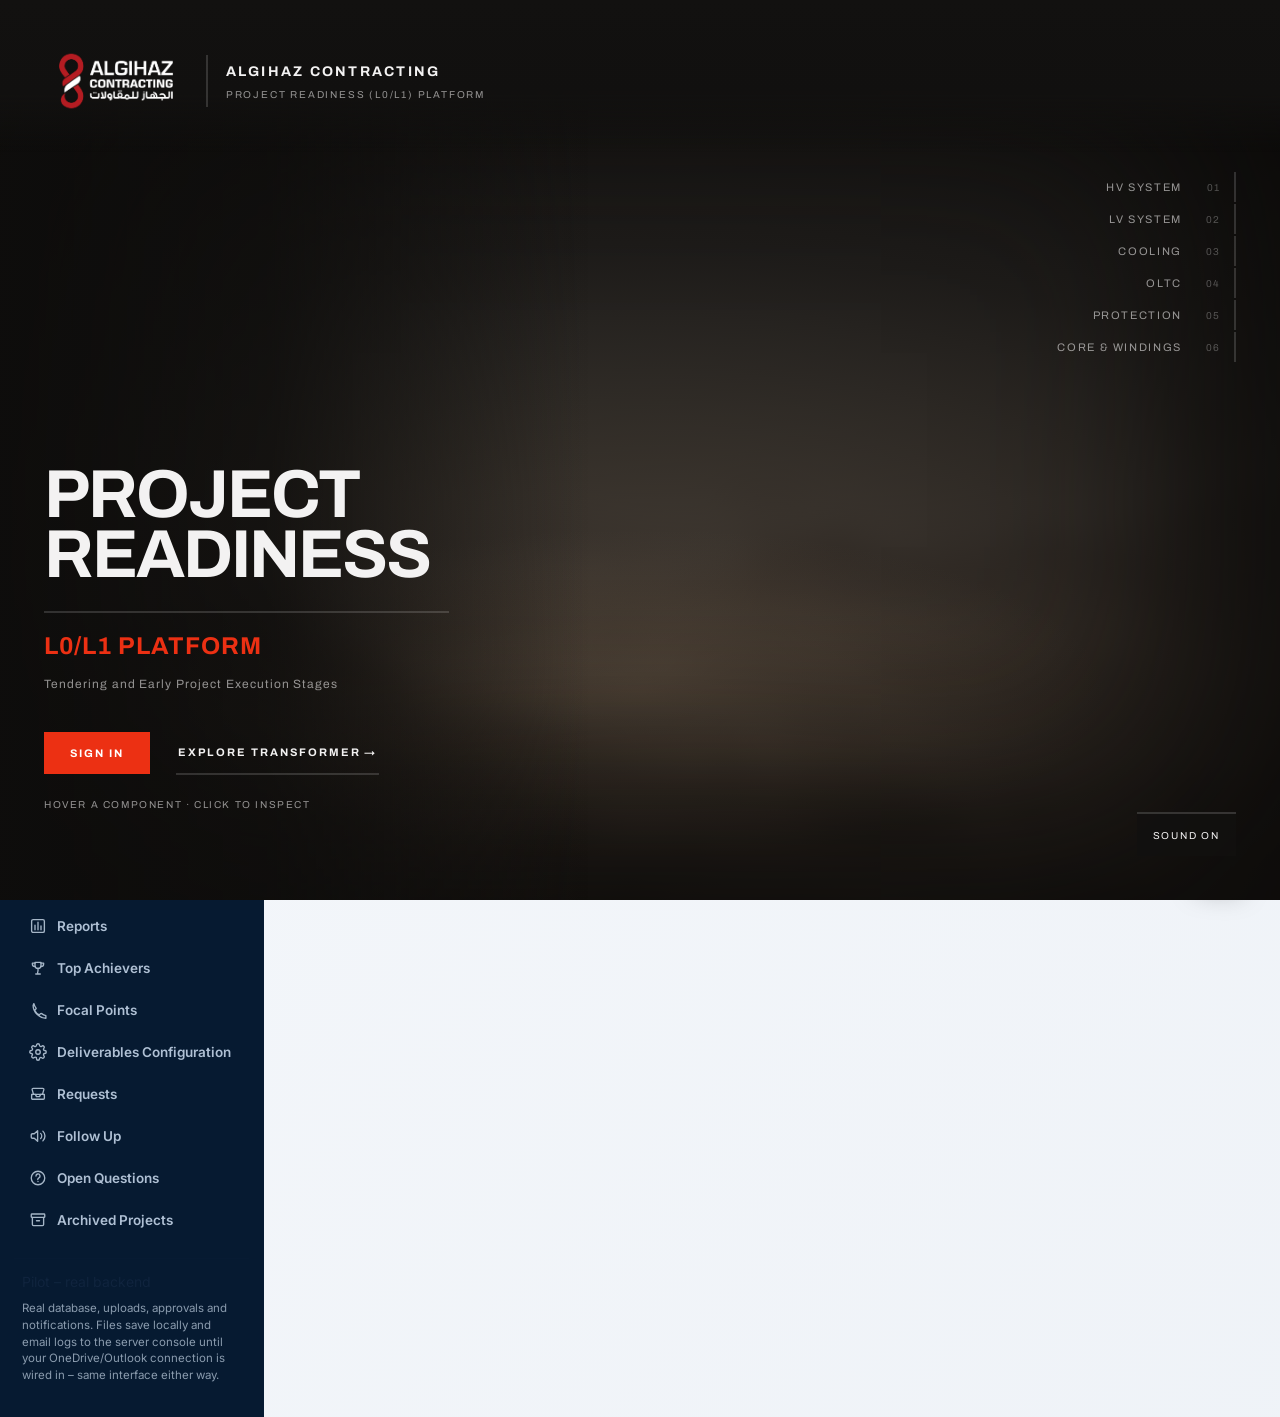
<file: L0-L1-Platform/frontend/index.html>
<!doctype html>
<html lang="en">
<head>
<meta charset="utf-8" />
<meta name="viewport" content="width=device-width, initial-scale=1" />
<title>Project Readiness (L0/L1) Platform — Pilot</title>
<!-- [Red Dark Design] Inter, per the reskin spec's typography section. -->
<link rel="preconnect" href="https://fonts.googleapis.com" />
<link rel="preconnect" href="https://fonts.gstatic.com" crossorigin />
<link href="https://fonts.googleapis.com/css2?family=Inter:wght@400;500;600;700;800&display=swap" rel="stylesheet" />
<link rel="stylesheet" href="static/styles.css" />
<!-- HV Transformer Landing + Sign-In -- ported from
     design_handoff_hv_transformer_signin/. three.js vendored locally
     (see plan snug-moseying-lemon.md) rather than hitting unpkg.com; the
     bare "three" specifier stays in the import map even though it's
     local, since OrbitControls.js itself imports from 'three'. -->
<link rel="stylesheet" href="static/css/landing.css" />
<link rel="preload" as="image" href="static/img/landing/desert-bg.png" />
<!-- landing.js's <script type="module"> sits at the end of <body>, and its
     `import ... from './three.core.js'` inside three.module.js is only
     discoverable once the browser has already fetched+parsed that file --
     without these hints the three fetches happen as a sequential 3-deep
     waterfall (landing.js -> three.module.js -> three.core.js) instead of
     starting together, adding real delay before the scene can build. -->
<link rel="modulepreload" href="static/js/vendor/three.module.js" />
<link rel="modulepreload" href="static/js/vendor/three.core.js" />
<link rel="modulepreload" href="static/js/vendor/OrbitControls.js" />
<script type="importmap">
{ "imports": {
    "three": "./static/js/vendor/three.module.js",
    "three/addons/controls/OrbitControls.js": "./static/js/vendor/OrbitControls.js"
} }
</script>
</head>
<body>

<!-- ================================================================
     HV Transformer Landing + Sign-In reveal
     Ported at pixel-accurate fidelity from design_handoff_hv_transformer_
     signin/source/HV Transformer Landing v5.dc.html -- layout kept as
     inline styles exactly as authored (its own porting note: "style-
     hover=/style-focus= are :hover/:focus rules; move them into
     styles.css [landing.css, here]. Everything else is ordinary HTML
     attributes and inline styles."). Sits on top of the app the whole
     time it's mounted -- .shell boots normally underneath, unseen, so
     by the time sign-in is submitted it's already fully ready (see
     static/js/landing.js's mount()/onSubmit).
     ================================================================ -->
<div id="hvLanding">
  <div style="position:absolute;top:0;left:0;width:100%;height:100dvh;z-index:0;overflow:hidden;">
    <div id="hvSceneWrap" style="position:absolute;inset:0;overflow:hidden;pointer-events:none;will-change:transform;">
      <div style="position:absolute;inset:-7%;background-image:url('static/img/landing/desert-bg.png');background-size:cover;background-position:center 58%;filter:blur(18px) saturate(0.45) brightness(0.34);"></div>
      <div style="position:absolute;inset:0;background:radial-gradient(115% 78% at 52% 74%, rgba(74,64,53,0.5) 0%, rgba(26,24,22,0.9) 58%, rgba(15,14,13,1) 100%);"></div>
      <div style="position:absolute;left:50%;top:58%;width:76%;height:38%;transform:translateX(-50%);background:radial-gradient(ellipse at center, rgba(140,120,94,0.2) 0%, rgba(140,120,94,0) 68%);"></div>
      <div style="position:absolute;inset:0;box-shadow:inset 0 0 220px 90px rgba(10,9,8,0.85);"></div>
    </div>
    <canvas id="hvCanvas" style="position:absolute;inset:0;width:100%;height:100%;display:block;cursor:default;"></canvas>
    <canvas id="hvDustCanvas" style="position:absolute;inset:0;width:100%;height:100%;pointer-events:none;display:block;"></canvas>
  </div>

  <div style="position:fixed;top:0;left:0;right:0;height:calc(var(--edge) + var(--logo-h) + 34px);z-index:5;pointer-events:none;background:linear-gradient(180deg,#121110 0%,rgba(18,17,16,0.94) 62%,rgba(18,17,16,0) 100%);"></div>

  <div style="position:fixed;top:var(--edge);left:var(--edge);z-index:6;display:flex;align-items:center;gap:18px;pointer-events:none;">
    <img src="static/img/landing/algihaz-logo-dark.png" alt="ALGIHAZ CONTRACTING" style="height:var(--logo-h);width:auto;display:block;" />
    <div style="width:2px;height:52px;background:var(--rule);"></div>
    <div>
      <div style="font-family:var(--font-heading);font-weight:700;font-size:14px;letter-spacing:0.16em;color:var(--ink);">ALGIHAZ CONTRACTING</div>
      <div style="font-size:10px;letter-spacing:0.18em;color:var(--ink-dim);margin-top:5px;">PROJECT READINESS (L0/L1) PLATFORM</div>
    </div>
  </div>

  <div id="hvNavV" style="position:absolute;right:var(--edge);top:calc(var(--edge) + 128px);z-index:4;display:var(--nav-v);flex-direction:column;gap:2px;transition:opacity 0.4s ease;">
    <button type="button" class="hv-nav-group hv-nav-v-btn" data-hv-group="hv" data-hv-key="bushingHV2" style="display:grid;grid-template-columns:1fr 26px;align-items:center;gap:12px;background:none;border:0;border-right:2px solid var(--rule);padding:9px 14px;cursor:pointer;text-align:right;font-family:var(--font-body);"><span style="font-size:11px;letter-spacing:0.15em;color:var(--ink-dim);white-space:nowrap;">HV SYSTEM</span><span style="font-size:10px;letter-spacing:0.1em;color:var(--ink-faint);">01</span></button>
    <button type="button" class="hv-nav-group hv-nav-v-btn" data-hv-group="lv" data-hv-key="bushingLV2" style="display:grid;grid-template-columns:1fr 26px;align-items:center;gap:12px;background:none;border:0;border-right:2px solid var(--rule);padding:9px 14px;cursor:pointer;text-align:right;font-family:var(--font-body);"><span style="font-size:11px;letter-spacing:0.15em;color:var(--ink-dim);white-space:nowrap;">LV SYSTEM</span><span style="font-size:10px;letter-spacing:0.1em;color:var(--ink-faint);">02</span></button>
    <button type="button" class="hv-nav-group hv-nav-v-btn" data-hv-group="cooling" data-hv-key="radiatorBankR" style="display:grid;grid-template-columns:1fr 26px;align-items:center;gap:12px;background:none;border:0;border-right:2px solid var(--rule);padding:9px 14px;cursor:pointer;text-align:right;font-family:var(--font-body);"><span style="font-size:11px;letter-spacing:0.15em;color:var(--ink-dim);white-space:nowrap;">COOLING</span><span style="font-size:10px;letter-spacing:0.1em;color:var(--ink-faint);">03</span></button>
    <button type="button" class="hv-nav-group hv-nav-v-btn" data-hv-group="oltc" data-hv-key="onLoadTapChanger" style="display:grid;grid-template-columns:1fr 26px;align-items:center;gap:12px;background:none;border:0;border-right:2px solid var(--rule);padding:9px 14px;cursor:pointer;text-align:right;font-family:var(--font-body);"><span style="font-size:11px;letter-spacing:0.15em;color:var(--ink-dim);white-space:nowrap;">OLTC</span><span style="font-size:10px;letter-spacing:0.1em;color:var(--ink-faint);">04</span></button>
    <button type="button" class="hv-nav-group hv-nav-v-btn" data-hv-group="protection" data-hv-key="conservatorAssembly" style="display:grid;grid-template-columns:1fr 26px;align-items:center;gap:12px;background:none;border:0;border-right:2px solid var(--rule);padding:9px 14px;cursor:pointer;text-align:right;font-family:var(--font-body);"><span style="font-size:11px;letter-spacing:0.15em;color:var(--ink-dim);white-space:nowrap;">PROTECTION</span><span style="font-size:10px;letter-spacing:0.1em;color:var(--ink-faint);">05</span></button>
    <button type="button" class="hv-nav-group hv-nav-v-btn" data-hv-group="core" data-hv-key="coreAndWindings" style="display:grid;grid-template-columns:1fr 26px;align-items:center;gap:12px;background:none;border:0;border-right:2px solid var(--rule);padding:9px 14px;cursor:pointer;text-align:right;font-family:var(--font-body);"><span style="font-size:11px;letter-spacing:0.15em;color:var(--ink-dim);white-space:nowrap;">CORE &amp; WINDINGS</span><span style="font-size:10px;letter-spacing:0.1em;color:var(--ink-faint);">06</span></button>
  </div>

  <div id="hvNavH" style="position:absolute;left:0;right:0;top:calc(100dvh - var(--rail-off));z-index:4;display:var(--nav-h);gap:2px;overflow-x:auto;transition:opacity 0.4s ease;padding:10px 12px calc(10px + env(safe-area-inset-bottom));background:linear-gradient(180deg,rgba(18,17,16,0) 0%,rgba(18,17,16,0.92) 60%);">
    <button type="button" class="hv-nav-group" data-hv-group="hv" data-hv-key="bushingHV2" style="flex:0 0 auto;background:none;border:0;border-bottom:2px solid var(--rule);padding:var(--rail-pad);min-height:44px;cursor:pointer;font-family:var(--font-body);font-size:11px;letter-spacing:0.14em;color:var(--ink-dim);white-space:nowrap;">HV SYSTEM</button>
    <button type="button" class="hv-nav-group" data-hv-group="lv" data-hv-key="bushingLV2" style="flex:0 0 auto;background:none;border:0;border-bottom:2px solid var(--rule);padding:var(--rail-pad);min-height:44px;cursor:pointer;font-family:var(--font-body);font-size:11px;letter-spacing:0.14em;color:var(--ink-dim);white-space:nowrap;">LV SYSTEM</button>
    <button type="button" class="hv-nav-group" data-hv-group="cooling" data-hv-key="radiatorBankR" style="flex:0 0 auto;background:none;border:0;border-bottom:2px solid var(--rule);padding:var(--rail-pad);min-height:44px;cursor:pointer;font-family:var(--font-body);font-size:11px;letter-spacing:0.14em;color:var(--ink-dim);white-space:nowrap;">COOLING</button>
    <button type="button" class="hv-nav-group" data-hv-group="oltc" data-hv-key="onLoadTapChanger" style="flex:0 0 auto;background:none;border:0;border-bottom:2px solid var(--rule);padding:var(--rail-pad);min-height:44px;cursor:pointer;font-family:var(--font-body);font-size:11px;letter-spacing:0.14em;color:var(--ink-dim);white-space:nowrap;">OLTC</button>
    <button type="button" class="hv-nav-group" data-hv-group="protection" data-hv-key="conservatorAssembly" style="flex:0 0 auto;background:none;border:0;border-bottom:2px solid var(--rule);padding:var(--rail-pad);min-height:44px;cursor:pointer;font-family:var(--font-body);font-size:11px;letter-spacing:0.14em;color:var(--ink-dim);white-space:nowrap;">PROTECTION</button>
    <button type="button" class="hv-nav-group" data-hv-group="core" data-hv-key="coreAndWindings" style="flex:0 0 auto;background:none;border:0;border-bottom:2px solid var(--rule);padding:var(--rail-pad);min-height:44px;cursor:pointer;font-family:var(--font-body);font-size:11px;letter-spacing:0.14em;color:var(--ink-dim);white-space:nowrap;">CORE &amp; WINDINGS</button>
  </div>

  <div id="hvLabel" style="position:fixed;top:0;left:0;z-index:8;pointer-events:none;opacity:0;transition:opacity 0.16s ease;background:rgba(18,17,16,0.9);border-left:2px solid #ec3013;padding:8px 12px;white-space:nowrap;">
    <div id="hvLabelText" style="font-family:var(--font-heading);font-weight:700;font-size:11px;letter-spacing:0.12em;color:var(--ink);">PART</div>
    <div id="hvLabelCat" style="font-size:9px;letter-spacing:0.18em;color:var(--ink-faint);margin-top:3px;">SYSTEM</div>
  </div>

  <div id="hvControls" style="position:fixed;bottom:var(--controls-bottom);left:50%;transform:translateX(-50%);z-index:7;display:flex;gap:2px;opacity:0;transition:opacity 0.4s ease;pointer-events:none;">
    <button type="button" id="hvExplodeBtn" class="hv-ctrl-btn" style="background:rgba(18,17,16,0.86);border:0;border-top:2px solid var(--rule);color:var(--ink-dim);padding:12px 20px;font-family:var(--font-body);font-size:10px;letter-spacing:0.18em;cursor:pointer;">EXPLODE</button>
    <button type="button" id="hvInsideBtn" class="hv-ctrl-btn" style="background:rgba(18,17,16,0.86);border:0;border-top:2px solid var(--rule);color:var(--ink-dim);padding:12px 20px;font-family:var(--font-body);font-size:10px;letter-spacing:0.18em;cursor:pointer;">INSIDE</button>
    <button type="button" id="hvResetBtn" class="hv-ctrl-btn" style="background:rgba(18,17,16,0.86);border:0;border-top:2px solid var(--rule);color:var(--ink-dim);padding:12px 20px;font-family:var(--font-body);font-size:10px;letter-spacing:0.18em;cursor:pointer;">RESET VIEW</button>
    <button type="button" id="hvExitExplore" class="hv-cta-fill" style="background:#ec3013;border:0;color:#ffffff;padding:12px 20px;font-family:var(--font-body);font-weight:700;font-size:10px;letter-spacing:0.18em;cursor:pointer;">EXIT EXPLORE ✕</button>
  </div>

  <button type="button" id="hvSoundBtn" class="hv-ctrl-btn" style="position:fixed;bottom:var(--sound-bottom);right:var(--edge);z-index:7;background:rgba(18,17,16,0.86);border:0;border-top:2px solid var(--rule);color:var(--ink);padding:var(--sound-pad);min-height:44px;font-family:var(--font-body);font-size:10px;letter-spacing:0.18em;cursor:pointer;">SOUND ON</button>

  <div id="hvSections" style="position:relative;z-index:2;transition:opacity 0.5s ease;">
  <section style="position:relative;z-index:2;min-height:100dvh;box-sizing:border-box;padding:calc(var(--edge) * 2) var(--edge) var(--hero-pb);display:flex;flex-direction:column;justify-content:flex-end;pointer-events:none;">
    <div style="position:absolute;left:0;top:0;bottom:0;width:var(--scrim-w);z-index:0;pointer-events:none;background:linear-gradient(90deg,rgba(14,13,12,0.9) 0%,rgba(14,13,12,0.78) 46%,rgba(14,13,12,0) 100%);"></div>
    <div style="position:relative;z-index:1;max-width:var(--col-w);pointer-events:auto;animation:hvFadeUp 1.2s cubic-bezier(0.2,0.8,0.2,1) 0.2s both;">
      <div style="font-family:var(--font-heading);font-weight:700;font-size:var(--stage-num);line-height:0.88;letter-spacing:-0.03em;color:var(--ink);">PROJECT<br />READINESS</div>
      <!-- [Title/subtitle balance] follow-up: this had no width of its own,
           so it always spanned the full title column (~493px at desktop)
           regardless of --stage-num -- looked right against the old
           124px title, oversized next to the smaller one. Tied to
           --stage-num via calc() instead, sized to end flush with
           "READINESS" (the wider of the two stacked words -- measured
           443px of Archivo bold at a 74.2px computed --stage-num, a
           5.97x ratio that holds at any size since it's the same
           text/font just scaling) so it reads as underlining the title
           itself rather than an arbitrary short dash. -->
      <div style="height:2px;width:calc(var(--stage-num) * 5.97);background:var(--rule);margin:26px 0 18px;"></div>
      <div style="font-family:var(--font-heading);font-weight:700;font-size:var(--stage-sub);line-height:1.25;letter-spacing:0.04em;color:#ec3013;">L0/L1 PLATFORM</div>
      <div style="font-size:12px;letter-spacing:0.08em;color:var(--ink-dim);margin-top:14px;">Tendering and Early Project Execution Stages</div>
      <div style="display:flex;flex-wrap:wrap;gap:26px;align-items:center;margin-top:38px;">
        <button type="button" id="hvHeroSignIn" class="hv-cta-fill" style="background:#ec3013;border:0;color:#ffffff;padding:15px 26px;font-family:var(--font-heading);font-weight:700;font-size:11px;letter-spacing:0.18em;text-align:left;white-space:nowrap;cursor:pointer;">SIGN IN</button>
        <button type="button" id="hvExploreBtn" class="hv-explore-cta" style="background:none;border:0;border-bottom:2px solid var(--rule);color:var(--ink);padding:15px 2px;font-family:var(--font-heading);font-weight:700;font-size:11px;letter-spacing:0.18em;white-space:nowrap;cursor:pointer;">EXPLORE TRANSFORMER →</button>
      </div>
      <div style="font-size:10px;letter-spacing:0.16em;color:var(--ink-dim);margin-top:22px;">HOVER A COMPONENT · CLICK TO INSPECT</div>
    </div>
  </section>
  </div>

  <div id="hvExploreOverlay" hidden style="position:fixed;inset:0;z-index:5;pointer-events:none;animation:hvFadeIn 0.9s ease both;">
    <div style="position:absolute;left:var(--edge);bottom:var(--hint-bottom);display:grid;gap:7px;">
      <div id="hvHintRotate" style="font-size:10px;letter-spacing:0.2em;color:var(--ink-dim);">DRAG TO ROTATE</div>
      <div id="hvHintZoom" style="font-size:10px;letter-spacing:0.2em;color:var(--ink-dim);">SCROLL TO ZOOM</div>
      <div id="hvHintPick" style="font-size:10px;letter-spacing:0.2em;color:var(--ink-dim);">CLICK A COMPONENT TO INSPECT</div>
    </div>
  </div>

  <!-- [hidden]-vs-own-display: display:flex was inline here (matching the
       source, which never needed a hidden-attribute toggle since it was
       conditionally MOUNTED instead) -- an inline style always beats the
       [hidden] UA rule regardless of specificity, so toggling .hidden
       from JS did nothing visually. Moved the flex display into
       landing.css as a real #hvSignin[hidden]-aware rule, same fix
       pattern already used elsewhere in this app (.xh-clearbar[hidden]
       etc.) -- see landing.css. -->
  <div id="hvSignin" hidden style="position:fixed;inset:0;z-index:12;background:rgba(12,11,10,0.5);align-items:center;justify-content:center;padding:var(--edge);box-sizing:border-box;animation:hvFadeIn 0.9s ease both;">
    <div id="hvSigninPanel" style="width:100%;max-width:390px;background:rgba(22,21,20,0.97);border-top:2px solid #ec3013;padding:32px 30px 36px;box-sizing:border-box;animation:hvBurstIn 1.05s cubic-bezier(0.22,1,0.28,1) both;">
      <div style="display:flex;align-items:flex-start;justify-content:space-between;gap:16px;">
        <img src="static/img/landing/algihaz-logo-dark.png" alt="ALGIHAZ CONTRACTING" style="height:40px;width:auto;display:block;" />
        <button type="button" id="hvSigninClose" class="hv-close-btn" aria-label="Close sign in" style="background:none;border:0;color:var(--ink-faint);font-size:17px;line-height:1;cursor:pointer;padding:0;min-width:44px;min-height:44px;margin:-10px -12px -10px 0;display:flex;align-items:center;justify-content:flex-end;">✕</button>
      </div>
      <div style="font-family:var(--font-heading);font-weight:700;font-size:20px;color:var(--ink);margin-top:26px;">Welcome</div>
      <div style="font-size:11px;letter-spacing:0.14em;color:var(--ink-faint);margin-top:7px;">PROJECT READINESS (L0/L1) PLATFORM</div>
      <!-- Item [SSO handoff]: access is now gated upstream by Algihaz's own
           SSO apps dashboard -- reaching this page at all already means
           that check passed, so there's no email/password to collect here
           anymore (see backend/routers/auth.py's own docstring for the
           credential-check era this replaced). This is deliberately still
           a real "confirm and proceed" step, not an auto-skip straight past
           the overlay, so the reveal animation/beat stays consistent with
           every other entry point into the app. -->
      <div id="hvSigninForm" style="display:grid;gap:20px;margin-top:26px;">
        <p style="font-size:13px;line-height:1.6;color:var(--ink-dim);margin:0;">
          You're signed in through Algihaz SSO. No separate password needed here &#8212; just continue into the platform.
        </p>
        <button type="button" id="hvSigninSubmit" class="hv-cta-fill" style="background:#ec3013;border:0;color:#ffffff;padding:15px 20px;font-family:var(--font-heading);font-weight:700;font-size:11px;letter-spacing:0.18em;cursor:pointer;text-align:left;">ENTER THE PLATFORM &#8594;</button>
      </div>
    </div>
  </div>

  <div id="hvSpecPanel" hidden style="position:fixed;width:var(--panel-w);right:var(--panel-right);left:var(--panel-left);top:var(--panel-top);bottom:var(--panel-bottom);transform:translateY(var(--panel-ty));z-index:9;box-sizing:border-box;background:rgba(20,19,18,0.93);border-top:2px solid #ec3013;padding:26px 26px 30px;animation:var(--panel-anim);">
    <div style="display:flex;align-items:flex-start;justify-content:space-between;gap:16px;">
      <div id="hvSpecCategory" style="font-size:10px;letter-spacing:0.22em;color:#ec3013;"></div>
      <button type="button" id="hvSpecClose" class="hv-close-btn" aria-label="Close details" style="background:none;border:0;color:var(--ink-faint);font-size:16px;line-height:1;cursor:pointer;padding:0;min-width:44px;min-height:44px;margin:-12px -12px -12px 0;display:flex;align-items:center;justify-content:flex-end;">✕</button>
    </div>
    <div id="hvSpecTitle" style="font-family:var(--font-heading);font-weight:700;font-size:26px;line-height:1.1;letter-spacing:-0.01em;color:var(--ink);margin-top:14px;"></div>
    <div id="hvSpecDesc" style="font-size:12px;line-height:1.75;color:var(--ink-dim);margin-top:14px;"></div>
    <div id="hvSpecSpecs" style="display:grid;gap:2px;margin-top:22px;"></div>
  </div>
</div>

<div class="shell">
  <!-- Item 154: mobile nav toggle + its backdrop. Hidden entirely on wide
       viewports via CSS; on narrow ones the rail becomes an off-canvas
       drawer these two control. -->
  <button class="rail-toggle" id="railToggle" aria-label="Open menu">&#9776;</button>
  <div class="rail-backdrop" id="railBackdrop"></div>
  <aside class="rail" id="rail">
    <div class="brand">
      <!-- [Red Dark Design] white-text variant for the navy sidebar --
           original logo.png (dark text) is untouched, this is additive. -->
      <div class="brand-badge"><img src="static/img/logo-white.png" alt="Algihaz Contracting" /></div>
    </div>

    <div class="nav-group-label">Workspace</div>
    <nav class="nav">
      <button class="nav-item" data-view="journey"><span class="ic">&#128337;</span> Discover L0/L1</button>
      <button class="nav-item active" data-view="dashboard"><span class="ic">&#9673;</span> Dashboard</button>
      <button class="nav-item" id="l0NavItem" data-view="l0"><span class="ic">&#128196;</span> L0 Tenders <span class="nav-badge" id="l0Badge"></span></button>
      <button class="nav-item" id="l1NavItem" data-view="l1"><span class="ic">&#128274;</span> L1 Projects <span class="nav-badge" id="l1Badge"></span></button>
      <button class="nav-item" data-view="gantt"><span class="ic">&#128198;</span> Timeline</button>
      <button class="nav-item" id="assignedNavItem" data-view="assigned"><span class="ic">&#128203;</span> Assigned Deliverables <span class="nav-badge" id="assignedBadge"></span></button>
      <button class="nav-item" id="announcementsNavItem" data-view="announcements"><span class="ic">&#128276;</span> Announcements <span class="nav-badge" id="announcementsBadge"></span></button>
      <button class="nav-item" id="remindersNavItem" data-view="reminders"><span class="ic">&#9200;</span> Reminders <span class="nav-badge" id="remindersBadge"></span></button>
      <!-- Item 110: visible to Admins always, and to a Bid Manager acting
           as themselves (their own email entered) -- scoped server-side
           to just their own tenders in that case, so it lives in the main
           nav rather than the admin-only group. -->
      <button class="nav-item" id="bmTriageNavItem" data-view="bmtriage"><span class="ic">&#9989;</span> BM Triage Status <span class="nav-badge" id="bmTriageBadge"></span></button>
      <button class="nav-item" data-view="performance"><span class="ic">&#128200;</span> Performance</button>
      <button class="nav-item" data-view="deliverableformulas"><span class="ic">&#128220;</span> Deliverables Catalog</button>
      <!-- Item 12: same data as the admin Master PO Report, read-only for
           every role here. -->
      <button class="nav-item" data-view="masterpo"><span class="ic">&#129534;</span> Master POs List</button>
      <!-- Item [nav icon collisions]: was the same clipboard as Assigned
           Deliverables and admin Requests below -- three different pages
           sharing one icon made the rail unscannable by icon alone.
           Outbox tray: things I sent out, tracking their status. -->
      <button class="nav-item" data-view="myrequests"><span class="ic">&#128228;</span> My Requests</button>
      <button class="nav-item" data-view="support"><span class="ic">&#128172;</span> Q/A - Ask the Team</button>
    </nav>

    <div class="nav-group-label" id="adminGroupLabel">Admin</div>
    <nav class="nav" id="adminNav">
      <button class="nav-item" data-view="create"><span class="ic">&#10133;</span> Create L0 / L1</button>
      <button class="nav-item" data-view="reports"><span class="ic">&#128202;</span> Reports</button>
      <button class="nav-item" data-view="scores"><span class="ic">&#127942;</span> Top Achievers</button>
      <button class="nav-item" data-view="focalpoints"><span class="ic">&#128222;</span> Focal Points</button>
      <button class="nav-item" data-view="deliverablesconfig"><span class="ic">&#9881;</span> Deliverables Configuration</button>
      <!-- Item [nav icon collisions]: was the same clipboard as Assigned
           Deliverables and My Requests above. Inbox tray: this is the
           admin-side queue of things coming IN to decide on. -->
      <button class="nav-item" id="requestsNavItem" data-view="requests"><span class="ic">&#128229;</span> Requests <span class="nav-badge" id="requestsBadge"></span></button>
      <!-- Was the same bell as Announcements above -- Follow Up is the
           admin bulk-reminder tool, not the notification feed itself, so
           a megaphone (broadcasting a nudge to many people) fits better
           than reusing the bell. -->
      <button class="nav-item" id="followupNavItem" data-view="followup"><span class="ic">&#128227;</span> Follow Up</button>
      <!-- Item 151: every Ask the Team thread, in one dedicated admin view --
           the asker-facing "Ask a Question" tab keeps its own My Requests
           list, but replying/resolving as an admin now lives here instead. -->
      <button class="nav-item" id="ticketsNavItem" data-view="tickets"><span class="ic">&#127915;</span> Open Questions <span class="nav-badge" id="ticketsBadge"></span></button>
      <button class="nav-item" data-view="archivedprojects"><span class="ic">&#128230;</span> Archived Projects</button>
    </nav>

    <div class="rail-foot">
      <span class="concept-tag"><span class="dot"></span> Pilot &#8211; real backend</span>
      <p class="rail-note">Real database, uploads, approvals and notifications. Files save locally and email logs to the server console until your OneDrive/Outlook connection is wired in &#8211; same interface either way.</p>
    </div>
  </aside>

  <div class="main">
    <div class="topbar">
      <!-- Item [app title move]: the app's own name used to sit stacked
           under the logo image inside the narrow sidebar at ~11px text --
           now it's a big, persistent masthead in the sticky topbar, right
           next to the logo, on every page. -->
      <div class="topbar-title">
        <b>PROJECT READINESS (L0/L1) PLATFORM</b>
        <span>Tendering and Early Project Execution Stages</span>
      </div>
      <div class="search-wrap">
        <span class="sic">&#128269;</span>
        <input id="globalSearch" type="text" placeholder="Search by Est No or project name&#8230;" />
      </div>
      <div class="top-spacer"></div>
      <div class="top-meta">
        <span id="todayLabel"></span>
        <!-- The real signed-in identity (email -> role), verified server-side
             on every request -- read-only. There is no more client-side role
             switcher: see auth.py / auth_router.py and app.js's session
             bootstrap for how this is actually established. -->
        <span class="role-select" id="identityBadge" style="cursor:default;"></span>
        <button class="theme-btn" id="becomeSmeBtn">Become an SME</button>
        <button class="theme-btn" id="groupInviteBtn">Add to L0-L1 Group</button>
        <!-- Item 200: dark mode is fully built and left wired up (JS listener,
             CSS tokens), just hidden from users for now per product decision --
             re-show by removing this hidden attribute, no other change needed. -->
        <button class="theme-btn" id="themeToggle" hidden>Dark mode</button>
        <div class="avatar" id="userAvatar"></div>
      </div>
    </div>

    <!-- Session bootstrap: shown while establishing who's signed in, and
         again (in its "pending" copy) for a registered-but-not-yet-
         role-assigned email -- see app.js's establishSession(). Fixed,
         full-viewport and above everything else (but below #hvLanding's own
         z-index, so the landing intro still plays first) -- it visually
         blocks the shell underneath without needing to hide it. -->
    <div id="authOverlay" class="auth-overlay">
      <div class="auth-card">
        <div id="authBooting">
          <div class="auth-spinner" aria-hidden="true"></div>
          <p>Signing you in&#8230;</p>
        </div>
        <div id="authLocalSignin" hidden>
          <h2>Sign in</h2>
          <p>Enter the email your account is registered under.</p>
          <input id="authEmailInput" type="email" placeholder="you@algihaz.com" autocomplete="email" />
          <button id="authEmailSubmit" class="btn-primary">Continue</button>
          <p id="authLocalError" class="auth-error" hidden></p>
        </div>
        <div id="authPending" hidden>
          <h2>Waiting for access</h2>
          <p>Signed in as <b id="authPendingEmail"></b>. An Admin needs to assign you a role before you can use the
             platform -- you'll see everything automatically once that happens.</p>
          <button id="authRecheckBtn" class="btn-primary">Check again</button>
        </div>
      </div>
    </div>

    <!-- DASHBOARD -->
    <section class="view" id="view-dashboard" hidden>
      <div class="view-head">
        <div>
          <div class="eyebrow">Overview</div>
          <h1>Dashboard</h1>
          <p class="sub">Click My Items below to narrow this to just what's assigned to you.</p>
        </div>
        <!-- Item [request 12]: per-viewer layout customization -- hide any
             section, reorder the KPI tiles / Top Achievers cards. Saved to
             this browser only (localStorage), same as every other
             per-viewer-only convenience in this app. -->
        <div style="display:flex;gap:8px;">
          <button class="btn" id="dashRestoreDefaultsBtn" type="button" hidden>&#8635; Restore Defaults</button>
          <button class="btn" id="dashCustomizeBtn" type="button">&#9881; Customize View</button>
        </div>
      </div>

      <div class="dash-hidden-banner" id="dashHiddenBanner" hidden></div>

      <div class="dash-focus">
        <div class="subtab-row" id="dashFocusToggle">
          <button class="chip active" data-focus="all">All</button>
          <button class="chip" data-focus="mine">My Items</button>
        </div>
      </div>

      <!-- Item [dashboard stage split]: headline numbers first, then the
           pooled Deadline/Progress status row, then two parallel columns --
           everything L0-specific stacks under the L0 card, everything
           L1-specific stacks under the L1 card. Top Achievers is the one
           exception (its scores pool both stages), so it stays a single
           shared row, right before the matrix. Every 2-column row shares
           the same .dash-row grid so card edges line up down the page. -->
      <!-- [Red Dark Design] the only new section on this branch: lifetime/
           performance KPIs, sitting above the existing active-tenders
           panels below. Everything else on this page is unchanged. -->
      <div class="dash-kpi-row" id="dashKpiRow"></div>

      <div class="stat-row" id="statRow"></div>

      <div class="dash-row dash-stage-split">
        <div class="dash-stage-col" id="stageColL0">
          <div class="card" id="digestL0Card">
            <div class="section-title stage-title-l0"><span>Latest L0 Announcements</span>
              <button class="section-view-all" type="button" data-view="announcements" data-stage="L0">View all <svg viewBox="0 0 24 24" fill="none" stroke="currentColor" stroke-width="2" stroke-linecap="round" stroke-linejoin="round"><path d="M5 12h14M13 6l6 6-6 6"/></svg></button>
            </div>
            <div id="digestL0List"></div>
          </div>
          <div class="card" id="milestonesL0Card">
            <div class="section-title stage-title-l0">Newest L0 Milestones</div>
            <div id="milestonesL0"></div>
          </div>
          <div class="card concerns-card" id="concernsL0Card">
            <!-- Item 2 (doc redline): pager sits in the header row itself,
                 same level as the title, not below the list. -->
            <div class="section-title concerns-title-row stage-title-l0">
              <span>&#9888; L0 Concerns</span>
              <div class="pager" id="concernsL0Pager"></div>
            </div>
            <ul id="concernsL0List"></ul>
          </div>
          <div class="card" id="topDeptsL0Card">
            <div class="section-title stage-title-l0">Top L0 Departments</div>
            <div id="topDeptsL0"></div>
          </div>
        </div>
        <div class="dash-stage-col" id="stageColL1">
          <div class="card" id="digestL1Card">
            <div class="section-title stage-title-l1"><span>Latest L1 Announcements</span>
              <button class="section-view-all" type="button" data-view="announcements" data-stage="L1">View all <svg viewBox="0 0 24 24" fill="none" stroke="currentColor" stroke-width="2" stroke-linecap="round" stroke-linejoin="round"><path d="M5 12h14M13 6l6 6-6 6"/></svg></button>
            </div>
            <div id="digestL1List"></div>
          </div>
          <div class="card" id="milestonesL1Card">
            <div class="section-title stage-title-l1">Newest L1 Milestones</div>
            <div id="milestonesL1"></div>
          </div>
          <div class="card concerns-card" id="concernsL1Card">
            <div class="section-title concerns-title-row stage-title-l1">
              <span>&#9888; L1 Concerns</span>
              <div class="pager" id="concernsL1Pager"></div>
            </div>
            <ul id="concernsL1List"></ul>
          </div>
          <div class="card" id="topDeptsL1Card">
            <div class="section-title stage-title-l1">Top L1 Departments</div>
            <div id="topDeptsL1"></div>
          </div>
        </div>
      </div>

      <!-- Item 5: dropped the .card-pad wrapper (22px/24px) that used to
           sit on top of .achiever-row's own padding, stacking with it to
           read as too much space above row 1/below the last row and too
           much on the right of the score -- Top Departments above (no
           such wrapper) doesn't have this. .achievers-row .achiever-row
           below now carries the only padding, tuned to match
           .top-dept-row's own so the score column lines up. -->
      <!-- Item 5 follow-up: the score title ("On-Time Approval Rate" /
           "Average Response Time") moved up here, once, instead of
           repeating on every row -- same .section-title flex row every
           other card's header already uses for a right-aligned extra
           (see .section-title-view-all-row), so it costs nothing new. -->
      <div class="dash-row achievers-row" id="achieversRow">
        <div class="card" id="achieversOwnersCard">
          <div class="section-title">Top Achievers &#8211; Owners <span class="section-title-sub">On-Time Approval Rate</span></div>
          <div id="topOwners" class="achiever-list"></div>
        </div>
        <div class="card" id="achieversSmesCard">
          <div class="section-title">Top Achievers &#8211; SME <span class="section-title-sub">Average Response Time</span></div>
          <div id="topSmes" class="achiever-list"></div>
        </div>
      </div>

      <div class="card table-card matrix-card" id="matrixCard">
        <div class="section-title">
          <span>Deliverables Matrix <span class="cnt">active projects &times; deliverables, live</span></span>
          <div class="matrix-toggle">
            <button class="chip active" data-stage="L0">L0 Tenders</button>
            <button class="chip" data-stage="L1">L1 Projects</button>
          </div>
        </div>
        <!-- Item 31: header-inline filter, live as you type -- the matrix
             itself keeps its own scroll (.matrix-wrap), the one deliberate
             exception to the no-horizontal-scroll rule (item 9). -->
        <!-- [Matrix filter spacing]: was margin:0 18px 10px -- zero top
             margin sat these two fields flush against .section-title's own
             border-bottom (styles.css:1489), reading as touching/cramped
             against it. 14px matches the section-title's own vertical
             padding for consistent rhythm. -->
        <div style="display:flex;gap:10px;margin:14px 18px 10px;flex-wrap:wrap;">
          <div class="search-wrap" style="flex:2;min-width:220px;">
            <span class="sic">&#128269;</span>
            <input id="matrixSearch" type="text" placeholder="Filter by item number or deliverable name&#8230;" />
          </div>
          <div class="search-wrap" style="flex:1;min-width:150px;">
            <span class="sic">&#128269;</span>
            <input id="matrixEstFilter" type="text" placeholder="Filter by Est No&#8230;" />
          </div>
        </div>
        <div class="matrix-legend">
          <span class="lg"><span class="sw" style="background:var(--ink-300)"></span> Not Due</span>
          <span class="lg"><span class="sw" style="background:var(--crit)"></span> Due</span>
          <span class="lg"><span class="sw" style="background:var(--good)"></span> Completed</span>
        </div>
        <p class="sub matrix-note">Only shows deliverables currently turned on for Performance tracking (Manage Tracking, on the Performance tab) &#8212; an item switched off there won't appear here either.</p>
        <div class="matrix-wrap" id="matrixWrap"></div>
      </div>

    </section>

    <!-- ASSIGNED DELIVERABLES -->
    <section class="view" id="view-assigned" hidden>
      <div class="view-head">
        <div>
          <div class="eyebrow">My Work</div>
          <h1>Assigned Deliverables</h1>
          <p class="sub">Every deliverable across every project, in one queue.</p>
        </div>
        <button class="btn" id="assignedExportBtn" type="button">&#11015;&#65039; Export</button>
      </div>
      <!-- Item [pill chip fix]: this used to be a .subtab-row (the
           underline-tab style used for Ask a Question/Knowledge Base), which
           reset chips to border-radius:0 -- the L0/L1 identity gradient then
           rendered as a squared block instead of a rounded pill. .filter-chips
           gives it the same rounded pill treatment as the Deadline/Progress
           chip rows right below it. -->
      <div class="filter-chips" id="assignedStageToggle">
        <button class="chip active" data-stage="">All</button>
        <button class="chip" data-stage="L0">L0 Tenders</button>
        <button class="chip" data-stage="L1">L1 Projects</button>
      </div>
      <!-- Item 3: clickable segmented bars (same pattern as the Performance
           tab's own summary cards) instead of plain filter pills -- each
           bar is its own row, filtering the list below the instant a
           segment/legend item is clicked. -->
      <div class="card assigned-bar-card">
        <div class="assigned-bar-label">Deadline Status</div>
        <div class="assigned-filter-bar" id="assignedDeadlineBar"></div>
      </div>
      <div class="card assigned-bar-card">
        <div class="assigned-bar-label">Progress Status</div>
        <div class="assigned-filter-bar" id="assignedProgressBar"></div>
      </div>
      <!-- Items 4/36: Est No. filter + Sort By dropdown replaced with the
           same Excel-style header sort/filter every other table in the app
           uses (installExcelHeader on assignedTableHead, see loadAssigned
           in app.js) -- click a column label to sort, its funnel icon for
           a multi-select filter. The header row is static markup so the
           controller (and its sort/filter state) survives every re-render;
           only the body rows under it get rebuilt on each load. -->
      <div class="card">
        <div class="aqt" id="assignedTable">
          <div class="aqt-row aqt-head" id="assignedTableHead">
            <div class="aqt-cell">Est No.</div>
            <div class="aqt-cell">Deliverable</div>
            <div class="aqt-cell">Department</div>
            <div class="aqt-cell aqt-focal">Focal Point</div>
            <div class="aqt-cell">Deadline</div>
            <div class="aqt-cell">Progress</div>
            <div class="aqt-cell">Due Date</div>
            <div class="aqt-cell">Actions</div>
          </div>
          <div id="assignedList"></div>
        </div>
        <!-- Item [Assigned Deliverables pager]: the full cross-project
             queue can run into the hundreds of rows -- paginated
             (renderPager, 10/page) same as every other long list in the
             app, instead of rendering the entire filtered set at once. -->
        <div class="pager" id="assignedListPager"></div>
      </div>
    </section>

    <!-- ANNOUNCEMENTS -->
    <section class="view" id="view-announcements" hidden>
      <div class="view-head">
        <div>
          <div class="eyebrow">Notifications</div>
          <h1>Announcements</h1>
          <p class="sub">Every announcement and targeted notification the platform has sent, automatically, from a single event stream.</p>
        </div>
      </div>
      <!-- [queued: Announcements stage filter] the Dashboard's "View all"
           links under Latest L0/L1 Announcements used to land here
           unscoped -- same .filter-chips pattern Assigned Deliverables'
           L0/L1 toggle already uses, so those links (and this page on its
           own) can actually narrow to one stage. -->
      <div class="filter-chips" id="annStageToggle">
        <button class="chip active" data-stage="">All</button>
        <button class="chip" data-stage="L0">L0 Tenders</button>
        <button class="chip" data-stage="L1">L1 Projects</button>
      </div>
      <!-- Item 153/165: Type filter options are built dynamically by app.js
           (buildAnnouncementFilterUI) from ANN_TYPE_META, scoped to the
           current acting role -- a Viewer never sees Owner/SME-only
           announcement types as filter choices they can never actually see.
           (Item 5: the color-swatch legend that used to sit above this row
           was removed -- the Type dropdown covers the same ground.) -->
      <div class="gantt-filter-row">
        <select id="annTypeFilter">
          <option value="">All Types</option>
        </select>
        <!-- Item 4: styled as one connected range control instead of two
             separate boxes -- still filters live as either end changes. -->
        <div class="date-range">
          <input type="date" id="annFromDate" title="From date" />
          <span class="date-range-sep">&#8594;</span>
          <input type="date" id="annToDate" title="To date" />
        </div>
        <button class="btn" id="annClearFilters">Clear</button>
      </div>
      <div class="card table-card"><div id="announcementsList"></div></div>
    </section>

    <!-- REMINDERS -->
    <section class="view" id="view-reminders" hidden>
      <div class="view-head">
        <div>
          <div class="eyebrow">Notifications</div>
          <h1>Reminders</h1>
          <p class="sub">Due-soon and overdue nudges, Send Reminder, BM Triage nudges, and Followed Item updates &#8211; kept separate from general program news.</p>
        </div>
      </div>
      <div class="gantt-filter-row">
        <div class="date-range">
          <input type="date" id="remFromDate" title="From date" />
          <span class="date-range-sep">&#8594;</span>
          <input type="date" id="remToDate" title="To date" />
        </div>
        <button class="btn" id="remClearFilters">Clear</button>
      </div>
      <div class="card table-card"><div id="remindersList"></div></div>
    </section>

    <!-- L0 TABLE -->
    <section class="view" id="view-l0" hidden>
      <div class="view-head">
        <div>
          <div class="eyebrow">Tendering Stage</div>
          <h1>L0 Tenders</h1>
          <p class="sub">Every tender currently in bid preparation, in one list.</p>
        </div>
        <!-- Item 4: filters live in the header now, filtering the list as
             you type -- no separate filter box below. -->
        <div style="display:flex;gap:10px;align-items:center;">
          <div class="search-wrap">
            <span class="sic">&#128269;</span>
            <input id="l0Search" type="text" placeholder="Filter by Est No, name, RFX, region, scope, Bid Manager&#8230;" />
          </div>
          <button class="btn" id="l0ExportBtn" type="button">&#11015;&#65039; Export</button>
          <!-- Item 18: column widths/visibility, user-customizable. -->
          <button class="btn" id="l0ColCustomBtn" type="button">&#9881;&#65039; Columns</button>
        </div>
      </div>
      <div class="card table-card" id="l0ListCard">
        <div class="table-scroll">
          <!-- [L0 column rebalance]: original column order kept (RFX/Region
               stay between Tender and Scope) -- only the widths changed.
               table-layout:fixed was giving every column an equal 1/8
               share regardless of content, which read as Status being
               "very wide" (short text, lots of dead space) while Tender's
               long names wrapped onto 2-3 lines; RFX/Region narrowed and
               Status trimmed, Tender gets the difference. colgroup widths
               must stay in this same order -- _renderProjectsTable's L0
               branch (app.js) and _projectsXh's L0 columns[] both mirror
               it. -->
          <table class="data" id="l0Table">
            <colgroup>
              <col style="width:9%;"><col style="width:32%;"><col style="width:9%;"><col style="width:9%;">
              <col style="width:12%;"><col style="width:12%;"><col style="width:9%;"><col style="width:8%;">
            </colgroup>
            <thead><tr><th>Est No.</th><th>Tender</th><th>RFX</th><th>Region</th><th>Scope</th><th>Bid Manager</th><th>BSD</th><th>Status</th></tr></thead>
            <tbody></tbody>
          </table>
        </div>
      </div>
    </section>

    <!-- L1 TABLE -->
    <section class="view" id="view-l1" hidden>
      <div class="view-head">
        <div>
          <div class="eyebrow">Post L1 Notification Stage</div>
          <h1>L1 Projects</h1>
          <p class="sub">From announcement through to contract signature &#8211; M1 to M6.</p>
        </div>
        <div style="display:flex;gap:10px;align-items:center;">
          <div class="search-wrap">
            <span class="sic">&#128269;</span>
            <input id="l1Search" type="text" placeholder="Filter by Est No, name, Bid Manager, Project Manager&#8230;" />
          </div>
          <button class="btn" id="l1ExportBtn" type="button">&#11015;&#65039; Export</button>
          <!-- Item 18: column widths/visibility, user-customizable. -->
          <button class="btn" id="l1ColCustomBtn" type="button">&#9881;&#65039; Columns</button>
        </div>
      </div>
      <div class="card table-card" id="l1ListCard">
        <div class="table-scroll">
          <!-- [L1 column rebalance]: Est No given real room for the
               International badge (was cramped against Project), Project
               widened -- colgroup order mirrors _renderProjectsTable's L1
               branch and _projectsXh's L1 columns[] (app.js); Contract
               Status is the new column (item 11); Scope (item 17,
               inherited from the L0 source at L1 creation) sits before
               Milestones. -->
          <table class="data" id="l1Table">
            <colgroup>
              <col style="width:12%;"><col style="width:24%;"><col style="width:13%;"><col style="width:16%;">
              <col style="width:12%;"><col style="width:12%;"><col style="width:6%;"><col style="width:5%;">
            </colgroup>
            <thead><tr><th>Est No.</th><th>Project</th><th>Scope</th><th>Milestones (M1&#8211;M6)</th><th>Bid Manager</th><th>Project Manager</th><th>Status</th><th>Contract</th></tr></thead>
            <tbody></tbody>
          </table>
        </div>
      </div>
    </section>

    <!-- TIMELINE / GANTT -->
    <section class="view" id="view-gantt" hidden>
      <div class="view-head">
        <div>
          <div class="eyebrow">Scheduling</div>
          <h1>Timeline</h1>
          <p class="sub">Every active deliverable, pooled across projects and sorted by due date.</p>
        </div>
      </div>
      <div class="filter-chips" id="ganttStageToggle">
        <button class="chip active" data-stage="L0">L0 Tenders</button>
        <button class="chip" data-stage="L1">L1 Projects</button>
      </div>
      <div class="gantt-filter-row" id="ganttFilterRow">
        <select id="ganttScope"><option value="">Pooled Timeline (all active projects)</option></select>
        <select id="ganttDeptFilter"><option value="">All Departments</option></select>
        <select id="ganttWbsFilter" hidden><option value="">All WBS Categories</option></select>
        <select id="ganttDeadlineFilter">
          <option value="">All Deadlines</option>
          <option value="not_due">Not Due</option>
          <option value="due">Due</option>
        </select>
        <select id="ganttProgressFilter">
          <option value="">All Progress</option>
          <option value="no_progress">No Progress Yet</option>
          <option value="in_progress">In Progress</option>
          <option value="pending_review">Pending SME Review</option>
          <option value="approved">Completed</option>
          <option value="rejected">Rejected</option>
        </select>
      </div>
      <div class="gantt-dept-legend" id="ganttDeptLegend"></div>
      <div class="card table-card">
        <div class="gantt-col-header">
          <div class="gantt-label">Item</div>
          <div class="gantt-est-col" id="ganttEstColHeader" hidden>Est</div>
          <div class="gantt-start-col">Start</div>
          <div class="gantt-finish-col">Finish</div>
        </div>
        <div class="gantt-axis-clip"><div class="gantt-axis" id="ganttAxis"></div></div>
        <div class="gantt-scroll" id="ganttRows"></div>
      </div>
    </section>

    <!-- JOURNEY / HISTORY -->
    <!-- Item 131 rework: no reference page underneath -- switching to this
         view opens the walkthrough modal directly (see switchView in
         app.js). This is only a fallback shown for the instant before that
         modal opens, and if someone closes the modal without navigating
         away. -->
    <section class="view" id="view-journey" hidden>
      <div class="tour-fallback">
        <button class="btn primary" id="tourStartBtn" type="button">&#9654; Open Interactive Walkthrough</button>
      </div>
    </section>

    <!-- ASK THE TEAM -->
    <section class="view" id="view-support" hidden>
      <div class="view-head">
        <div>
          <div class="eyebrow">Support</div>
          <h1>Q/A - Ask the Team</h1>
          <p class="sub">Question about a tender, a project, or a specific deliverable &#8211; this reaches the admins directly.</p>
        </div>
      </div>
      <div class="subtab-row" id="supSubtabRow">
        <button class="chip active" data-pane="ask">Ask a Question</button>
        <button class="chip" data-pane="kb">Knowledge Base</button>
      </div>

      <!-- Item 19: two columns -- Ask a Question on the left, My Questions
           (renamed from "My Requests") on the right instead of stacked
           below, rendered as high-level rows + pager, click for the full
           thread (see #myQAOverlay). -->
      <div id="supAskPane" class="split">
        <div class="card form-card">
          <p class="sub" style="margin-bottom:16px;">Sent as <b id="supAsEmail">&#8213;</b> &#8212; set your acting email above to change this.</p>
          <div class="form-grid">
            <!-- Item 37: choose whether this reaches Admins generally or a
                 specific SME -- still lands in the same admin Tickets
                 inbox either way (see item 151), just tagged with who it's
                 really for. -->
            <div class="field" style="grid-column:1/-1;">
              <label>Direct to</label>
              <select id="supTarget"><option value="">Admins</option></select>
            </div>
            <div class="field">
              <label>Stage</label>
              <select id="supStage"><option value="">Not specific to a stage</option><option value="L0">L0</option><option value="L1">L1</option></select>
            </div>
            <div class="field">
              <label>Est-Num</label>
              <select id="supEstNo"><option value="">Not specific to a tender/project</option></select>
            </div>
            <div class="field" style="grid-column:1/-1;">
              <label>Deliverable</label>
              <select id="supDeliverable"><option value="">Not specific to a deliverable</option></select>
            </div>
            <div class="field" style="grid-column:1/-1;">
              <label>Message <span class="req">*</span></label>
              <textarea id="supMessage" rows="4" placeholder="What do you need help with?"></textarea>
            </div>
          </div>
          <button class="btn primary" id="supSubmit" style="margin-top:18px;">Send to Admins</button>
        </div>

        <div class="card table-card" id="supMineCard">
          <div class="section-title"><span>My Questions</span></div>
          <div id="supMineList"></div>
          <div class="pager" id="supMinePager"></div>
        </div>
      </div>

      <!-- Item 21/150: shared knowledge base of every admin-answered
           question, numbered, a real table -- Stage/Related Project/
           Related Deliverable columns, high-level only, click a row for
           the full question+answer. Item 4: filters live inline here
           (no dedicated box) instead of in a bordered card above. -->
      <div id="supKbPane" hidden>
        <div class="fp-add-row" style="border-top:none;padding:0 0 14px;">
          <input type="text" id="kbSearch" placeholder="Search questions and answers&#8230;" style="flex:1;min-width:220px;">
          <select id="kbCategoryFilter"><option value="">All categories</option></select>
        </div>
        <div class="card table-card">
          <table class="fp-table">
            <thead><tr><th style="width:50px;">#</th><th>Question</th><th style="width:90px;">Stage</th>
              <th style="width:130px;">Related Project</th><th>Related Deliverable</th></tr></thead>
            <tbody id="kbBody"></tbody>
          </table>
          <div class="pager" id="kbPager"></div>
        </div>
      </div>
    </section>

    <!-- SCORES (admin-only full leaderboard) -->
    <section class="view" id="view-scores" hidden>
      <div class="view-head">
        <div>
          <div class="eyebrow">Admin</div>
          <h1>Top Achievers</h1>
          <p class="sub">Full ranking behind the Dashboard's Top Achievers &#8212; every Owner and SME, not just the top 3.</p>
        </div>
      </div>
      <!-- Item [Top Achievers tables]: the old search/department/sort
           controls are gone -- every column below has its own Excel-header
           filter+sort now, same convention as every other table, wired in
           renderScores()/loadScores(). -->
      <div class="split">
        <div class="card table-card">
          <div class="section-title"><span>Owners <span class="cnt">by on-time approval rate</span></span>
            <div style="display:flex;gap:6px;">
              <button class="btn" id="scoresOwnersExportBtn" type="button" style="font-size:11px;padding:4px 10px;">&#11015;&#65039; Export</button>
              <!-- Item 18: column widths/visibility, user-customizable. -->
              <button class="btn" id="scoresOwnersColCustomBtn" type="button" style="font-size:11px;padding:4px 10px;">&#9881;&#65039; Columns</button>
            </div>
          </div>
          <!-- Item 18: colgroup added (was an even 1/6 split). -->
          <table class="fp-table" id="scoresOwnersTable">
            <colgroup>
              <col style="width:6%;"><col style="width:22%;"><col style="width:28%;">
              <col style="width:20%;"><col style="width:12%;"><col style="width:12%;">
            </colgroup>
            <thead><tr><th></th><th>Name</th><th>Email</th><th>Department</th><th>Approved</th><th>Rate</th></tr></thead>
            <tbody id="scoresOwners"></tbody>
          </table>
        </div>
        <div class="card table-card">
          <div class="section-title"><span>SME <span class="cnt">by average response time</span></span>
            <div style="display:flex;gap:6px;">
              <button class="btn" id="scoresSmesExportBtn" type="button" style="font-size:11px;padding:4px 10px;">&#11015;&#65039; Export</button>
              <!-- Item 18: column widths/visibility, user-customizable. -->
              <button class="btn" id="scoresSmesColCustomBtn" type="button" style="font-size:11px;padding:4px 10px;">&#9881;&#65039; Columns</button>
            </div>
          </div>
          <table class="fp-table" id="scoresSmesTable">
            <colgroup>
              <col style="width:6%;"><col style="width:22%;"><col style="width:28%;">
              <col style="width:20%;"><col style="width:12%;"><col style="width:12%;">
            </colgroup>
            <thead><tr><th></th><th>Name</th><th>Email</th><th>Department</th><th>Reviews</th><th>Avg Response</th></tr></thead>
            <tbody id="scoresSmes"></tbody>
          </table>
        </div>
      </div>
    </section>

    <!-- FOCAL POINTS (admin-only) -->
    <section class="view" id="view-focalpoints" hidden>
      <div class="view-head">
        <div>
          <div class="eyebrow">Admin</div>
          <h1>Focal Points</h1>
          <p class="sub">Who each deliverable's notifications go to, the Bid Manager roster, and the system-wide viewer list.</p>
        </div>
      </div>
      <div class="subtab-row" id="fpSubTabs">
        <button class="chip active" data-fp="L0">L0 Deliverables</button>
        <button class="chip" data-fp="L1">L1 Deliverables</button>
        <button class="chip" data-fp="intl">L0 International</button>
        <button class="chip" data-fp="bm">Bid Managers</button>
        <button class="chip" data-fp="group">L0-L1 Group</button>
      </div>

      <div class="card table-card" id="fpDeliverablePanel">
        <div style="display:flex;justify-content:space-between;align-items:flex-start;gap:14px;">
          <p class="sub fp-hint">Set the Owner email for a specific item to override its department's default, and the SME assigned to new submissions of it. Tendering Department items are always routed to that project's own Bid Manager for the Owner (not editable here), but their SME still is.</p>
          <button class="btn" id="fpExportBtn" type="button" style="flex-shrink:0;">&#11015;&#65039; Export</button>
          <!-- Item 18: column widths/visibility, user-customizable. -->
          <button class="btn" id="fpColCustomBtn" type="button" style="flex-shrink:0;">&#9881;&#65039; Columns</button>
        </div>
        <div class="fp-stats" id="fpStats"></div>
        <!-- Item [Focal Points header filters]: the old Department/
             Deliverable/Owner/SME dropdown row + Clear button is gone --
             every column below has its own Excel-header filter+sort now,
             same convention as every other table (installExcelHeader in
             loadFocalDeliverables()). Item 18: colgroup added (was an
             even 1/6 split, no explicit widths at all). -->
        <div class="fp-table-scroll">
          <table class="fp-table" id="fpTable">
            <colgroup>
              <col style="width:6%;"><col style="width:28%;"><col style="width:16%;">
              <col style="width:22%;"><col style="width:22%;"><col style="width:6%;">
            </colgroup>
            <thead><tr><th>Item</th><th>Deliverable</th><th>Department</th><th>Deliverable's Owner Email</th><th>SME Email</th><th></th></tr></thead>
            <tbody id="focalPointsBody"></tbody>
          </table>
        </div>
      </div>

      <div class="card table-card" id="fpBmPanel" hidden>
        <p class="sub fp-hint">The directory offered on the Bid Manager dropdown when creating or editing a tender.</p>
        <table class="fp-table">
          <thead><tr><th>Name</th><th>Email</th><th></th></tr></thead>
          <tbody id="bmBody"></tbody>
          <tfoot>
            <tr class="fp-add-tr">
              <td><input type="text" id="bmNewName" placeholder="Name (optional)" /></td>
              <td><input type="text" id="bmNewEmail" placeholder="email@algihaz.com" /></td>
              <td><button class="btn primary" id="bmAddBtn">Add Bid Manager</button></td>
            </tr>
          </tfoot>
        </table>
      </div>

      <div class="card table-card" id="fpGroupPanel" hidden>
        <p class="sub fp-hint">Everyone with a stake in the portal — Admins, Owners, SMEs, and plain Viewers who just want visibility with nothing actioned to them. Copied on portal-wide announcements (new project, milestone reached).</p>
        <table class="fp-table">
          <thead><tr><th>Name</th><th>Email</th><th>Role</th><th>Manager Email</th><th></th></tr></thead>
          <tbody id="groupBody"></tbody>
          <tfoot>
            <tr class="fp-add-tr">
              <td><input type="text" id="groupNewName" placeholder="Name" /></td>
              <td><input type="text" id="groupNewEmail" placeholder="email@algihaz.com" /></td>
              <td>
                <select id="groupNewRole">
                  <option value="Viewer">Viewer</option>
                  <option value="Owner">Owner</option>
                  <option value="SME">SME</option>
                  <option value="Admin">Admin</option>
                </select>
              </td>
              <td><input type="text" id="groupNewManager" placeholder="Manager email (optional)" /></td>
              <td><button class="btn primary" id="groupAddBtn">Add to Group</button></td>
            </tr>
          </tfoot>
        </table>
      </div>
    </section>

    <!-- DELIVERABLES CONFIGURATION (admin-only) -->
    <section class="view" id="view-deliverablesconfig" hidden>
      <div class="view-head">
        <div>
          <div class="eyebrow">Admin</div>
          <h1>Deliverables Configuration</h1>
          <p class="sub">Formulas, descriptions, and departments for every deliverable &#8212; changes take effect immediately, with a full history and a one-click restore to default.</p>
        </div>
      </div>
      <div class="subtab-row" id="dcSubTabs">
        <button class="chip active" data-dc="L0">L0 Formulas</button>
        <button class="chip" data-dc="L1">L1 Formulas</button>
        <button class="chip" data-dc="L0intl">L0 International Formulas</button>
        <button class="chip" data-dc="departments">Departments</button>
        <button class="chip" data-dc="history">Audit History</button>
      </div>
      <div class="fp-add-row" id="dcFilterRow" style="margin-bottom:14px;">
        <button class="btn primary" id="dcAddDeliverableBtn">+ Add Deliverable</button>
        <input type="text" id="dcFilter" placeholder="Filter by item number or name&#8230;" style="flex:1;min-width:220px;" />
        <select id="dcDeptFilter"><option value="">All Departments</option></select>
      </div>
      <div class="card table-card" id="dcFormulasPanel">
        <div class="fp-table-scroll">
          <table class="fp-table wrap-table">
            <thead><tr>
              <th style="width:70px;">Item No</th>
              <th style="width:190px;">Department</th>
              <th>Name</th>
              <th>Formula</th>
              <th style="width:100px;">Weight</th>
              <th style="width:90px;"></th>
            </tr></thead>
            <tbody id="dcFormulasBody"></tbody>
          </table>
        </div>
      </div>
      <div class="card table-card" id="dcDepartmentsPanel" hidden>
        <table class="fp-table">
          <thead><tr><th>Name</th><th style="width:70px;">Number</th><th style="width:90px;">International</th><th style="width:80px;">Active</th><th></th></tr></thead>
          <tbody id="dcDepartmentsBody"></tbody>
          <tfoot>
            <tr class="fp-add-tr">
              <td><input type="text" id="dcDeptNewName" placeholder="Department name" /></td>
              <td><input type="number" id="dcDeptNewNumber" style="width:60px;" /></td>
              <td><input type="checkbox" id="dcDeptNewIntl" /></td>
              <td></td>
              <td><button class="btn primary" id="dcDeptAddBtn">Add</button></td>
            </tr>
          </tfoot>
        </table>
      </div>
      <div class="card table-card" id="dcHistoryPanel" hidden>
        <div class="fp-table-scroll">
          <table class="fp-table wrap-table">
            <thead><tr>
              <th style="width:210px;">Item / Department</th>
              <th style="width:480px;">What Changed</th>
              <th style="width:140px;">By</th>
              <th style="width:100px;">Date</th>
              <th style="width:110px;"></th>
            </tr></thead>
            <tbody id="dcHistoryBody"></tbody>
          </table>
        </div>
      </div>
    </section>

    <!-- ARCHIVED PROJECTS (admin-only) -->
    <section class="view" id="view-archivedprojects" hidden>
      <div class="view-head">
        <div>
          <div class="eyebrow">Admin</div>
          <h1>Archived Projects</h1>
          <p class="sub">Projects added by mistake or no longer relevant &#8212; hidden from every report, dashboard, and listing. Restore any of them back to active at any time.</p>
        </div>
        <!-- Item 18: column widths/visibility, user-customizable. -->
        <button class="btn" id="archivedColCustomBtn" type="button">&#9881;&#65039; Columns</button>
      </div>
      <!-- Item 12: filter/sort added (Excel header, same as every other
           table -- see loadArchivedProjects/installExcelHeader in app.js),
           an Archive Date column, and colgroup widths so Est No. has real
           room for the International badge and Name isn't squeezed by
           Stage/Status's already-fixed widths. -->
      <div class="card table-card">
        <table class="fp-table">
          <colgroup>
            <col style="width:15%;"><col style="width:34%;"><col style="width:9%;">
            <col style="width:14%;"><col style="width:13%;"><col style="width:15%;">
          </colgroup>
          <thead id="archivedProjectsHead"><tr><th>Est-No</th><th>Name</th><th>Stage</th><th>Status</th><th>Archived</th><th></th></tr></thead>
          <tbody id="archivedProjectsBody"></tbody>
        </table>
      </div>
    </section>

    <!-- REQUESTS (admin-only: every pending approval queue -- due-date,
         reassignment, SME nomination, Bid Value access, group add, formula
         change -- split out from Follow Up so each page has one job. -->
    <section class="view" id="view-requests" hidden>
      <div class="view-head">
        <div>
          <div class="eyebrow">Admin</div>
          <h1>Requests</h1>
          <p class="sub">Every pending request waiting on an Admin decision, across the app.</p>
        </div>
      </div>

      <!-- Item 24: split view -- request categories on the left (each
           still updated by the exact same #xxxCount span loadRequests()
           already fills in), the selected category's list + history on
           the right, instead of 6 cards all shown at once. -->
      <div class="split detail-split">
        <div class="card">
          <div class="section-title">Request Categories</div>
          <div class="folder-list" id="requestsCatList">
            <div class="folder-row active" data-cat="dueDate"><div class="folder-left"><span class="folder-ic">&#128203;</span><div class="folder-name">Due-Date Requests</div></div><div class="folder-right"><span class="folder-pct" id="dueDateReqCount"></span></div></div>
            <div class="folder-row" data-cat="reassign"><div class="folder-left"><span class="folder-ic">&#128203;</span><div class="folder-name">Reassignment Requests</div></div><div class="folder-right"><span class="folder-pct" id="reassignCount"></span></div></div>
            <div class="folder-row" data-cat="smeNom"><div class="folder-left"><span class="folder-ic">&#128203;</span><div class="folder-name">SME Nominations</div></div><div class="folder-right"><span class="folder-pct" id="smeNomCount"></span></div></div>
            <div class="folder-row" data-cat="bidValue"><div class="folder-left"><span class="folder-ic">&#128203;</span><div class="folder-name">Bid Value Access Requests</div></div><div class="folder-right"><span class="folder-pct" id="bidValueReqCount"></span></div></div>
            <div class="folder-row" data-cat="commOffer"><div class="folder-left"><span class="folder-ic">&#128203;</span><div class="folder-name">Commercial Offers Access Requests</div></div><div class="folder-right"><span class="folder-pct" id="commOfferReqCount"></span></div></div>
            <div class="folder-row" data-cat="groupAdd"><div class="folder-left"><span class="folder-ic">&#128203;</span><div class="folder-name">Group Add Requests</div></div><div class="folder-right"><span class="folder-pct" id="groupAddReqCount"></span></div></div>
            <div class="folder-row" data-cat="formula"><div class="folder-left"><span class="folder-ic">&#128203;</span><div class="folder-name">Formula Change Requests</div></div><div class="folder-right"><span class="folder-pct" id="formulaReqCount"></span></div></div>
          </div>
        </div>
        <!-- Item [Requests history default-visible]: the old per-category
             "Show History" toggle is gone -- decided requests render right
             underneath the pending ones by default, as one continuous
             list (no "History" sub-heading breaking it up), with a pager
             (renderPager) since a category's full decided history can run
             long. See loadRequests() / _renderRequestHistory() in app.js. -->
        <div class="card table-card fu-compact">
          <div class="req-cat-panel" data-cat="dueDate">
            <div class="section-title"><span>Due-Date Requests</span></div>
            <div id="dueDateReqList"></div>
            <div id="dueDateReqHistory"></div>
            <div class="pager" id="dueDateReqHistoryPager"></div>
          </div>

          <div class="req-cat-panel" data-cat="reassign" hidden>
            <div class="section-title"><span>Reassignment Requests</span></div>
            <div id="reassignList"></div>
            <div id="reassignHistory"></div>
            <div class="pager" id="reassignHistoryPager"></div>
          </div>

          <div class="req-cat-panel" data-cat="smeNom" hidden>
            <div class="section-title"><span>SME Nominations</span></div>
            <div id="smeNomList"></div>
            <div id="smeNomHistory"></div>
            <div class="pager" id="smeNomHistoryPager"></div>
          </div>

          <div class="req-cat-panel" data-cat="bidValue" hidden>
            <div class="section-title"><span>Bid Value Access Requests</span></div>
            <div id="bidValueReqList"></div>
            <div id="bidValueReqHistory"></div>
            <div class="pager" id="bidValueReqHistoryPager"></div>
          </div>

          <div class="req-cat-panel" data-cat="commOffer" hidden>
            <div class="section-title"><span>Commercial Offers Access Requests</span></div>
            <div id="commOfferReqList"></div>
            <div id="commOfferReqHistory"></div>
            <div class="pager" id="commOfferReqHistoryPager"></div>
          </div>

          <div class="req-cat-panel" data-cat="groupAdd" hidden>
            <div class="section-title"><span>Group Add Requests</span></div>
            <div id="groupAddReqList"></div>
            <div id="groupAddReqHistory"></div>
            <div class="pager" id="groupAddReqHistoryPager"></div>
          </div>

          <div class="req-cat-panel" data-cat="formula" hidden>
            <div class="section-title"><span>Formula Change Requests</span></div>
            <div id="formulaReqList"></div>
            <div id="formulaReqHistory"></div>
            <div class="pager" id="formulaReqHistoryPager"></div>
          </div>
        </div>
      </div>
    </section>

    <!-- FOLLOW UP (admin-only: due/overdue bulk reminders) -->
    <section class="view" id="view-followup" hidden>
      <div class="view-head">
        <div>
          <div class="eyebrow">Admin</div>
          <h1>Follow Up</h1>
          <p class="sub">Everything currently due or overdue, with bulk reminders.</p>
          <!-- [mobile fix] was a separate icon <span> + content <div> pair,
               which relied on .tour-callout's old flex layout to sit side
               by side -- that layout got removed (fixed a bug where a
               plain-text callout with several <b> phrases fragmented into
               stacked boxes), so the icon and text here started stacking
               instead of sitting beside each other. Matches every other
               .tour-callout usage now: the icon is just the div's own
               leading character. -->
          <div class="tour-callout" style="margin-top:10px;">
            &#128276;
            <div style="display:inline;">
              <b>To send reminders:</b>
              <ol style="margin:4px 0 0;padding-left:18px;">
                <li>Filter the list below to the deliverables you want.</li>
                <li>Click <b>Remind</b> on a row (or <b>Send Reminders&#8230;</b> for everything shown), then choose who's included, your message, and any attachments.</li>
              </ol>
            </div>
          </div>
        </div>
      </div>

      <div class="card">
        <div class="section-title">
          <span>Due &amp; Overdue Deliverables</span>
        </div>
        <div class="fu-stats" id="fuStats"></div>
        <!-- Item 27: Focal Point is now a real per-person list (see
             loadFollowUp) -- a deliverable with two focal points shows up
             filterable under either one, not just under the combined
             "john@x, jane@y" string it used to render as one option. -->
        <div class="fp-add-row" style="border-bottom:1px solid var(--line);">
          <select id="fuEstFilter"><option value="">All Est Numbers</option></select>
          <select id="fuFocalFilter"><option value="">All Focal Points</option></select>
          <select id="fuSeverityFilter">
            <option value="">Any Severity</option>
            <option value="critical">Critical &#8211; 15+ days</option>
            <option value="overdue">Overdue &#8211; 1&#8211;14 days</option>
          </select>
          <select id="fuSortBy">
            <option value="overdue">Sort Departments: Most Overdue First</option>
            <option value="dept">Sort Departments: A&#8211;Z</option>
          </select>
        </div>
        <div class="fp-add-row">
          <button class="btn primary" id="fuRemindAll">Send Reminders&#8230;</button>
        </div>
      </div>

      <!-- Item 26: split view -- departments (with overdue counts) on the
           left, replacing the old "All Departments" dropdown; the selected
           department's items on the right, paged instead of one long
           accordion list. -->
      <div class="split detail-split">
        <div class="card">
          <div class="section-title">Departments</div>
          <div class="folder-list" id="fuDeptList"></div>
        </div>
        <div class="card">
          <div class="section-title" id="fuDeptDetailTitle">All Departments</div>
          <div id="followUpList"></div>
          <div class="pager" id="fuPager"></div>
        </div>
      </div>
    </section>

    <!-- TICKETS (admin-only, item 151: every Ask the Team thread in one
         dedicated view, reply/resolve/reference-KB same as before -- just
         out of the asker-facing Q/A tab instead of buried inside it) -->
    <section class="view" id="view-tickets" hidden>
      <div class="view-head">
        <div>
          <div class="eyebrow">Admin</div>
          <h1>Open Questions</h1>
          <p class="sub">Every question sent through Ask the Team, open and resolved.</p>
        </div>
        <!-- Item 4/20: header-inline filter, live as you type. -->
        <div class="search-wrap">
          <span class="sic">&#128269;</span>
          <input id="ticketsSearch" type="text" placeholder="Filter by question, asker, project&#8230;" />
        </div>
      </div>
      <!-- Item 20: a real table -- numbered rows (Q1, Q2...), high-level
           info only, click a row for the full conversation. -->
      <div class="card table-card">
        <table class="fp-table">
          <thead><tr><th style="width:50px;">#</th><th>Question</th><th style="width:170px;">Asked By</th>
            <th style="width:140px;">Status</th><th style="width:110px;">Date</th></tr></thead>
          <tbody id="ticketsBody"></tbody>
        </table>
      </div>
    </section>

    <!-- BM TRIAGE STATUS (admin: all tenders; Bid Manager: their own only, item 110) -->
    <section class="view" id="view-bmtriage" hidden>
      <div class="view-head">
        <div>
          <div class="eyebrow">Bid Manager Triage</div>
          <h1>BM Triage Status</h1>
          <p class="sub" id="bmTriageSub">Every active L0 tender's Bid Manager triage progress &#8212; pending, reminded, or done.</p>
        </div>
        <div style="display:flex;gap:10px;align-items:center;">
          <div class="search-wrap">
            <span class="sic">&#128269;</span>
            <input id="bmTriageSearch" type="text" placeholder="Filter by Est No, tender, Bid Manager&#8230;" />
          </div>
          <button class="btn" id="bmTriageExportBtn" type="button">&#11015;&#65039; Export</button>
          <!-- Item 18: column widths/visibility, user-customizable. -->
          <button class="btn" id="bmTriageColCustomBtn" type="button">&#9881;&#65039; Columns</button>
        </div>
      </div>
      <div class="card table-card">
        <!-- Item [BM Triage column widths]/Item 16: converted from inline
             px widths to a colgroup (% of table) -- item 18's column
             customizer needs one <col> per column to operate on, the
             same convention L0/L1/Archived Projects already use. -->
        <table class="fp-table" id="bmTriageTable">
          <colgroup>
            <col style="width:9%;"><col style="width:50%;"><col style="width:17%;">
            <col style="width:5%;"><col style="width:8%;"><col style="width:11%;">
          </colgroup>
          <thead><tr><th>Est-No</th><th>Tender</th><th>Bid Manager</th><th>Triage</th><th>Status</th><th></th></tr></thead>
          <tbody id="bmTriageBody"></tbody>
        </table>
      </div>
    </section>

    <!-- PROJECT DETAIL -->
    <section class="view" id="view-detail" hidden>
      <button class="back-link" id="backBtn">&#8592; Back to list</button>
      <!-- [queued]: redlined again -- badges now share a top row with the
           action buttons (buttons stay put on the right, badges left),
           and the title always gets its own full-width row below that,
           instead of the title/badges being one flex unit that dragged
           the badges out of position whenever the title needed to wrap
           away from the buttons. -->
      <div class="detail-head">
        <div class="detail-head-top">
          <div class="detail-head-badges">
            <span class="stage-badge" id="dStageBadge"></span>
            <span class="pill neutral" id="dIntlBadge" hidden><span class="dot"></span>International</span>
            <span class="pill neutral" id="dArchivedBadge" hidden><span class="dot"></span>Archived</span>
          </div>
          <div class="detail-head-actions">
            <button class="btn" id="dL0LinkBtn" hidden>&#8592; View L0 Tender Folder</button>
            <button class="btn" id="dGanttBtn">View Timeline</button>
            <button class="btn primary" id="dExtendBsdBtn" hidden>Extend Deadline</button>
            <button class="btn ghost-crit" id="dArchiveBtn" hidden>Archive Project</button>
            <span class="pill" id="dTriagePill" hidden></span>
            <span class="pill" id="dStatusPill"></span>
            <select id="dStatusSelect" style="display:none;"></select>
          </div>
        </div>
        <h1 class="detail-title" id="dTitle"></h1>
      </div>
      <div class="detail-meta-row" id="dMeta"></div>
      <div class="terminal-banner" id="dArchivedBanner" hidden>&#128230; This project is archived &#8212; it's excluded from every report, dashboard, and listing. An admin can restore it any time with the button above.</div>
      <div class="terminal-banner" id="dTerminalBanner" hidden>&#128274; This project is closed &#8212; deliverables are read-only. An admin can reopen it via the status dropdown above.</div>
      <div class="terminal-banner triage-banner" id="dTriageBanner" hidden>
        <span id="dTriageBannerText"></span>
        <button class="btn primary" id="dTriageBannerBtn">Complete Triage</button>
      </div>
      <div class="terminal-banner duration-ratio-banner" id="dDurationRatioBanner" hidden></div>

      <div class="subtab-row" id="dSubTabs">
        <button class="chip active" data-tab="deliverables">Deliverables</button>
        <button class="chip" data-tab="trail">Activity Trail</button>
        <button class="chip" id="dPoTabBtn" data-tab="po-lifecycle" style="display:none;">PO Lifecycle</button>
      </div>

      <div class="card full-stepper" id="dStepperCard">
        <div class="fs-row" id="dStepper"></div>
      </div>

      <div class="split detail-split" id="dDeliverablesPane">
        <div class="card">
          <div class="section-title">Departments <span class="cnt" id="dFolderCount"></span></div>
          <div class="folder-list" id="dFolders"></div>
        </div>
        <div class="card">
          <div class="section-title"><span id="dDeliverTitle">Deliverables</span> <span class="cnt" id="dDeliverCount"></span></div>
          <div class="deliv-list" id="dDeliverables"></div>
        </div>
      </div>

      <div class="card table-card" id="dTrailPane" style="display:none;">
        <div class="section-title"><span>Activity Trail</span></div>
        <div id="dTrailTimeline"></div>
      </div>

      <div class="card table-card" id="dPoLifecyclePane" style="display:none;">
        <div class="section-title"><span>PO Lifecycle</span></div>
        <div id="dPoLifecycleBody"></div>
      </div>
    </section>

    <!-- PERFORMANCE -->
    <section class="view" id="view-performance" hidden>
      <div class="view-head">
        <div>
          <div class="eyebrow">Departments Wide</div>
          <h1>Performance</h1>
          <p class="sub">Live approval rate per department, this pilot.</p>
        </div>
        <div class="report-actions">
          <button class="btn primary" id="perfPrintBtn">Print</button>
        </div>
      </div>
      <div class="subtab-row" id="perfSubTabs">
        <button class="chip active" data-pane="overview">Overview</button>
        <button class="chip" data-pane="triage" id="perfTriageTabBtn" hidden>Manage Tracking</button>
      </div>
      <div id="perfOverviewPane">
        <!-- Item 8: a <details> disclosure -- closed by default, no JS needed
             -- instead of a permanently-open block eating space above the
             summary cards every visit. -->
        <details class="card calc-panel" style="margin-bottom:20px;">
          <summary>How the Performance % is calculated</summary>
          <ol class="calc-list">
            <li>Submitted Deliverables (On Time) equals = <b>1 Point</b></li>
            <li>Submitted Deliverables (Early, before the Due Date) earn a 10% bonus = <b>1.1 Points</b></li>
            <li>Not Submitted Deliverables equals = <b>0 Point</b></li>
            <li>POs points will be calculated on a pro rata basis (Eg: 5 out of 10 POs submitted equals = <b>0.5 Point</b>)</li>
            <li>Deliverables that are <b>Not Due</b> are excluded from the calculation</li>
            <li>Delay Tolerance of <b>4 days</b> is used (Delay is calculated from Day 5 after Due Date)</li>
            <li>Late Deliverables (Submitted after Day 4) will have a penalty as follows:
              <div class="calc-tiers">
                <span class="tier-chip">1&ndash;7 Days Delay &rarr; -10% (0.9 Point)</span>
                <span class="tier-chip">8&ndash;14 Days Delay &rarr; -20% (0.8 Point)</span>
                <span class="tier-chip">15&ndash;21 Days Delay &rarr; -30% (0.7 Point)</span>
                <span class="tier-chip">22&ndash;28 Days Delay &rarr; -40% (0.6 Point)</span>
                <span class="tier-chip" style="color:var(--crit)">&gt;28 Days Delay &rarr; -100% (0 Point / Considered not Submitted)</span>
              </div>
            </li>
            <li><b>L0</b> and <b>L1</b> Performance % = weighted average, across each catalog item in the
              department, of (Submitted items for that item / Due items for that item) &#8212; each item's own
              average counts once, so an item due on more projects doesn't automatically outweigh one due on
              fewer.</li>
            <li>Every item counts equally by default. An Admin can give one item more <b>Scoring Weight</b> than
              its siblings via Deliverables Configuration (e.g. weighting BOQ higher than a less critical item) &#8212;
              see the item's weight on <b>Deliverables Catalog</b>.</li>
            <li>A department's overall % is capped at <b>100%</b> &#8212; early-submission bonus points can offset lates within a department, but can't push the reported score past fully on track.</li>
          </ol>
        </details>
        <!-- Item 42: real Performance Dashboard rebuild. Excellent/Acceptable/
             Needs Action classification and the trend sparkline/time-travel
             history UI are deliberately not here yet -- per Yasser's own
             call, thresholds are still queued and there's no real month-
             over-month history before this shipped (see the code-side note
             on /api/dashboard/performance). Both levels' accent colors here
             (purple-1 = L1, purple-2 = L0) reuse the app's existing palette,
             the same one the design spec calls for. -->
        <!-- [Reports redesign]: perfOverviewCore is the exact same live
             component (search, chips, card grid, compare bar -- same IDs,
             same JS, same data) the Performance nav tab renders here in its
             normal home. The Performance Report over in Reports physically
             relocates this one node into its own mount point instead of
             recreating it, so the two views can never visually drift --
             see loadReportPerformance()/loadPerformance() in app.js, which
             re-home it on every load regardless of where it currently is. -->
        <div id="perfOverviewCore">
          <div class="perf-freshness" id="perfFreshness"></div>
          <div class="perf-summary-strip" id="perfSummaryStrip"></div>
          <div class="card perf-filter-card">
            <div class="perf-filter-card-head">
              <div class="section-title">All Departments</div>
              <input type="text" id="perfSearch" placeholder="Search departments by name&#8230;" />
            </div>
            <div class="perf-chip-row" id="perfDeptChips"></div>
            <div class="perf-filter-footer" id="perfDeptFooter"></div>
          </div>
          <div class="perf-card-grid" id="perfCardGrid"></div>
          <div class="perf-compare-bar" id="perfCompareBar" hidden>
            <span id="perfCompareCount"></span>
            <button class="cmp-go" id="perfCompareGo" disabled>Compare</button>
            <button class="cmp-clear" id="perfCompareClear">Clear</button>
          </div>
        </div>
      </div>
      <div id="perfTriagePane" hidden>
        <!-- Item 15: dropped the old "Milestones stay on" line -- a
             milestone's due-date-chain anchoring (rules.py) reads its
             submission's own approval status directly, not kpi_relevant,
             so turning one off here doesn't touch that; e.g. 1.1 (just
             the GO-approach announcement) can now be excluded. -->
        <p class="sub fp-hint">Choose which catalog items count toward on-time performance tracking. Turning an item off excludes it everywhere &#8212; department scores, Top Achievers, everything &#8212; for every project, past and future.</p>
        <div style="display:flex;align-items:center;justify-content:space-between;gap:14px;flex-wrap:wrap;margin:0 0 14px;">
          <div class="focus-toggle" id="perfTriageStageToggle" style="margin:0;">
            <button class="chip active" data-stage="L0">L0 Tenders</button>
            <button class="chip" data-stage="L0intl">L0 International</button>
            <button class="chip" data-stage="L1">L1 Projects</button>
          </div>
          <!-- Item 4/9: header-inline filter, live as you type. -->
          <div class="search-wrap">
            <span class="sic">&#128269;</span>
            <input id="perfTriageSearch" type="text" placeholder="Filter by item, name, department&#8230;" />
          </div>
          <!-- Item 18: column widths/visibility, user-customizable. -->
          <button class="btn" id="perfTriageColCustomBtn" type="button">&#9881;&#65039; Columns</button>
        </div>
        <!-- Item 8: Item was 60px -- too tight for its own sort label plus
             the Excel-header filter icon, which read as cramped. Counts in
             Performance was 140px, wrapping its own header onto 2 lines.
             Both widened, taken from Name's unbounded auto-width (still
             flexible, just no longer absorbing literally all the leftover
             room by itself). Item 18: converted to a colgroup (% of
             table) so the column customizer has a <col> per column to
             operate on. -->
        <div class="card table-card">
          <table class="fp-table" id="perfTriageTable">
            <colgroup>
              <col style="width:7%;"><col style="width:63%;"><col style="width:15%;"><col style="width:15%;">
            </colgroup>
            <thead><tr><th>Item</th><th>Name</th><th>Department</th><th>Counts in Performance</th></tr></thead>
            <tbody id="perfTriageBody"></tbody>
          </table>
        </div>
      </div>
    </section>

    <!-- DELIVERABLE FORMULAS (everyone: browse read-only, suggest a change) -->
    <section class="view" id="view-deliverableformulas" hidden>
      <div class="view-head">
        <div>
          <div class="eyebrow">Reference</div>
          <h1>Deliverables Catalog</h1>
          <p class="sub">Every deliverable's due-date formula and scoring weight, in plain English. See something
            that should be different &#8212; e.g. "M3+5 days" should really be "M3+10 days" because it needs more
            time, or an item's weight should be higher relative to its siblings? Suggest a change with your
            reasoning; an Admin reviews it.</p>
        </div>
      </div>
      <div class="filter-chips" id="dfStageToggle" style="margin-bottom:12px;">
        <button class="chip active" data-stage="L0">L0 Tenders</button>
        <button class="chip" data-stage="L1">L1 Projects</button>
        <button class="chip" data-stage="L0intl">L0 International</button>
      </div>
      <div class="fp-add-row" id="dfFilterRow" style="margin-bottom:14px;">
        <input type="text" id="dfFilter" placeholder="Filter by item number or name&#8230;" style="flex:1;min-width:220px;" />
        <select id="dfDeptFilter"><option value="">All Departments</option></select>
        <button class="btn" id="dfExportBtn" type="button">&#11015;&#65039; Export</button>
        <!-- Item 18: column widths/visibility, user-customizable. -->
        <button class="btn" id="dfColCustomBtn" type="button">&#9881;&#65039; Columns</button>
      </div>
      <div class="card table-card">
        <div class="fp-table-scroll">
          <!-- Item 8: Item No/Weight widened -- same cramped sort-label-
               plus-filter-icon issue as Manage Tracking's Item column.
               Taken from Name/Formula's own unbounded auto-width. Item
               18: converted to a colgroup (% of table). -->
          <table class="fp-table wrap-table" id="dfTable">
            <colgroup>
              <col style="width:6%;"><col style="width:14%;"><col style="width:31%;">
              <col style="width:31%;"><col style="width:9%;"><col style="width:9%;">
            </colgroup>
            <thead><tr>
              <th>Item No</th>
              <th>Department</th>
              <th>Name</th>
              <th>Formula</th>
              <th>Weight</th>
              <th></th>
            </tr></thead>
            <tbody id="dfItemList"></tbody>
          </table>
        </div>
      </div>
      <div class="card table-card" style="margin-top:20px;">
        <div class="section-title"><span>My Suggestions</span></div>
        <div id="dfMySuggestions"></div>
      </div>
    </section>

    <!-- MY REQUESTS (all roles): every request the acting user has ever
         sent to an Admin, across every request type in the app, with
         where each one stands. -->
    <section class="view" id="view-myrequests" hidden>
      <div class="view-head">
        <div>
          <div class="eyebrow">Workspace</div>
          <h1>My Requests</h1>
          <p class="sub">Every request you've sent to an Admin &#8212; due-date extensions/holds, reassignments,
            SME nominations, Bid Value access, Commercial Offers access, L0-L1 Group adds, and formula change
            suggestions &#8212; and where each one stands. Click any row for the full details.</p>
        </div>
        <div style="display:flex;gap:10px;">
          <button class="btn" id="myRequestsExportBtn" type="button">&#11015;&#65039; Export</button>
          <!-- Item 18: column widths/visibility, user-customizable. -->
          <button class="btn" id="myRequestsColCustomBtn" type="button">&#9881;&#65039; Columns</button>
        </div>
      </div>
      <!-- Item 22: what you can actually request, and where -- previously
           only listed in the prose above, with nothing to see once a user
           had zero requests of their own. -->
      <div class="card card-pad" style="margin-bottom:18px;">
        <div class="section-title" style="padding:0 0 12px;">What you can request</div>
        <div class="req-type-grid">
          <div class="req-type"><b>Due-Date Extension / Hold</b><span>Open a deliverable you own and click <b>Request Extension</b> or <b>Put On Hold</b>.</span></div>
          <div class="req-type"><b>Reassignment</b><span>Open a deliverable you own and click <b>Reassign</b>.</span></div>
          <div class="req-type"><b>SME Nomination</b><span>Click <b>Become an SME</b> at the top of any page.</span></div>
          <div class="req-type"><b>Bid Value Access</b><span>On a project's detail page, next to Bid Value, click <b>Request Access</b>.</span></div>
          <div class="req-type"><b>L0-L1 Group Add</b><span>Click <b>Add to L0-L1 Group</b> at the top of any page.</span></div>
          <div class="req-type"><b>Formula Change</b><span>On Deliverables Catalog, click <b>Suggest a Change</b> on any item.</span></div>
          <div class="req-type"><b>Commercial Offers Access</b><span>Open an L0 tender's 1.18 Circulate Commercial Offers deliverable and click <b>Request Access</b>.</span></div>
        </div>
      </div>
      <!-- Item 18: converted to a colgroup (% of table). -->
      <div class="card table-card">
        <table class="fp-table" id="myRequestsTable">
          <colgroup>
            <col style="width:13%;"><col style="width:67%;"><col style="width:12%;"><col style="width:8%;">
          </colgroup>
          <thead><tr><th>Type</th><th>Request</th><th>Status</th><th>Requested</th></tr></thead>
          <tbody id="myRequestsBody"></tbody>
        </table>
      </div>
    </section>

    <!-- REPORTS -->
    <section class="view" id="view-reports" hidden>
      <div class="view-head">
        <div>
          <div class="eyebrow">Admin</div>
          <h1>Reports</h1>
          <p class="sub">Pick a report to view, filter, and print.</p>
        </div>
      </div>
      <div class="report-category-grid">
        <button class="report-category-box" data-report="performance">
          <span class="rcb-icon">&#128200;</span>
          <span class="rcb-title">Performance Report</span>
          <span class="rcb-desc">The department card view and filters, without Manage Tracking or the calculation breakdown.</span>
        </button>
        <button class="report-category-box" data-report="masterpo">
          <span class="rcb-icon">&#128203;</span>
          <span class="rcb-title">Master PO Report</span>
          <span class="rcb-desc">Every PO line item across every L1 project, in one place.</span>
        </button>
        <button class="report-category-box" data-report="overviewpo">
          <span class="rcb-icon">&#128194;</span>
          <span class="rcb-title">Overview PO Report</span>
          <span class="rcb-desc">The full PO Lifecycle for one project at a time.</span>
        </button>
        <button class="report-category-box" data-report="budgetstatus">
          <span class="rcb-icon">&#128176;</span>
          <span class="rcb-title">Budget Status Report</span>
          <span class="rcb-desc">Temp / Baseline / Locked Oracle budget status, every L1 project.</span>
        </button>
        <!-- Item 11: custom report builder. -->
        <button class="report-category-box" data-report="custom">
          <span class="rcb-icon">&#128295;</span>
          <span class="rcb-title">Custom Report</span>
          <span class="rcb-desc">Pick a data source and exactly the columns you want, filter, and sort.</span>
        </button>
      </div>
    </section>

    <!-- CUSTOM REPORT (item 11) -->
    <section class="view" id="view-report-custom" hidden>
      <button class="back-link" id="repCustomBack">&#8592; Back to Reports</button>
      <div class="view-head">
        <div>
          <div class="eyebrow">Reports</div>
          <h1>Custom Report</h1>
          <p class="sub">Pick a data source, choose your columns, then filter and sort the table.</p>
        </div>
        <div class="report-actions">
          <button class="btn" id="rcExportBtn" type="button">&#11015;&#65039; Export</button>
          <button class="btn" id="rcPrintBtn" type="button">&#128424; Print</button>
        </div>
      </div>
      <div class="card card-pad" style="margin-bottom:18px;" id="rcBuilderCard">
        <div class="rc-step-label">1. Data source</div>
        <div class="filter-chips" id="rcEntityToggle"></div>
        <div class="rc-step-label" style="margin-top:18px;">2. Columns</div>
        <div class="rc-field-grid" id="rcFieldGrid"></div>
      </div>
      <div class="search-wrap" style="margin-bottom:14px;" id="rcSearchWrap">
        <span class="sic">&#128269;</span>
        <input id="rcSearch" type="text" placeholder="Filter the rows below&#8230;" />
      </div>
      <div class="rep-po-count-line" id="rcCount"></div>
      <div class="card table-card">
        <div class="rep-po-table-wrap">
          <table class="rep-po-table" id="rcTable">
            <thead><tr id="rcTableHead"></tr></thead>
            <tbody id="rcTableBody"></tbody>
          </table>
        </div>
        <div class="pager" id="rcPager"></div>
      </div>
    </section>


    <!-- PERFORMANCE REPORT: no markup of its own besides a mount point --
         #perfOverviewCore (the live Performance nav tab's search/chips/card
         grid/compare bar) physically relocates in here on load. See
         loadReportPerformance() in app.js. -->
    <section class="view" id="view-report-performance" hidden>
      <button class="back-link" id="repPerfBack">&#8592; Back to Reports</button>
      <div class="view-head">
        <div>
          <div class="eyebrow">Reports</div>
          <h1>Performance Report</h1>
          <p class="sub">Live department performance &#8212; same data, filters, and cards as the Performance nav tab.</p>
        </div>
        <div class="report-actions">
          <button class="btn" id="repPerfPrintBtn">&#128424; Print</button>
        </div>
      </div>
      <div id="repPerfMount"></div>
    </section>

    <!-- MASTER PO REPORT -->
    <section class="view report-design-ref" id="view-report-masterpo" hidden>
      <button class="back-link" id="repMasterPoBack">&#8592; Back to Reports</button>
      <!-- Item 12: masterPoCore is the exact same live component (search,
           filters, category cards, table -- same ids, same JS, same data)
           the standalone "Master PO" nav tab renders -- physically
           relocates this one node into whichever mount point is visiting
           it right now (same re-homing pattern as perfOverviewCore /
           Performance Report), so the two views can never drift apart. -->
      <div id="masterPoCore">
        <div class="view-head">
          <div>
            <div class="eyebrow">Reports</div>
            <h1 id="masterPoTitle">Master PO Report</h1>
            <p class="sub">Every PO line item across every active L1 project.</p>
          </div>
          <div class="report-actions">
            <button class="btn" id="repMasterPoExportBtn" type="button">&#11015;&#65039; Export</button>
            <button class="btn" id="repMasterPoPrintBtn">&#128424; Print</button>
          </div>
        </div>
        <div class="card-grid-heading">PO Categories</div>
        <div class="rep-po-grid" id="repMasterPoCatGrid" style="margin-bottom:22px;"></div>
        <!-- Items 4/36 (redlined): the old dropdown filter row (Project/
             Category/PO Status/Project Status/Department + a separate
             Clear-all link) is gone -- every one of those is now a column
             header filter on the table itself, same as everywhere else.
             Just the free-text search stays, same convention as Custom
             Report keeping its own search box alongside its Excel header. -->
        <div class="rep-po-filter-bar" id="repMasterPoFilterRow">
          <input type="text" class="rep-po-search" id="repMasterPoSearch" placeholder="Search project, deliverable, category&#8230;" />
        </div>
        <div class="rep-po-count-line" id="repMasterPoCount"></div>
        <div class="rep-po-table-wrap">
          <table class="rep-po-table">
            <thead><tr>
              <th>Project Status</th><th>Project</th><th>Item</th><th>PO / Deliverable</th><th>PO Number</th><th>Category</th>
              <th>PO Status</th><th>Final Due Date</th><th>Actual / Signed</th><th>Delay</th>
            </tr></thead>
            <tbody id="repMasterPoBody"></tbody>
          </table>
        </div>
      </div>
    </section>

    <!-- MASTER PO (user-facing nav tab -- item 12, same data/rendering as
         the report above, read-only for every role). -->
    <section class="view" id="view-masterpo" hidden>
      <div id="masterPoMount"></div>
    </section>

    <!-- OVERVIEW PO REPORT (all L1 projects, project-card view) -->
    <section class="view report-design-ref" id="view-report-overviewpo" hidden>
      <button class="back-link" id="repOverviewPoBack">&#8592; Back to Reports</button>
      <div class="view-head">
        <div>
          <div class="eyebrow">Reports</div>
          <h1>Overview PO Report</h1>
          <p class="sub">Every active L1 project's PO/deliverable progress, at a glance.</p>
        </div>
        <div class="report-actions">
          <button class="btn" id="repOverviewPoPrintBtn">&#128424; Print</button>
        </div>
      </div>
      <div class="rep-po-summary" id="repOverviewPoStatGrid"></div>
      <div class="rep-po-ci-row" id="repOverviewPoCiRow"></div>
      <div class="card-grid-heading">Projects</div>
      <div class="rep-po-filter-bar" id="repOverviewPoFilterRow">
        <input type="text" class="rep-po-search" id="repOverviewPoSearch" placeholder="Search project name or Est number&#8230;" />
        <div class="rep-po-dropdown-row">
          <div class="rep-po-dropdown-group">
            <label for="repOverviewPoCategoryFilter">PO Category</label>
            <select id="repOverviewPoCategoryFilter"><option value="">All</option></select>
          </div>
          <div class="rep-po-dropdown-group">
            <label for="repOverviewPoStatusFilter">PO Status</label>
            <select id="repOverviewPoStatusFilter">
              <option value="">All</option>
              <option value="signed">Signed by both parties</option>
              <option value="not-due">Not Due</option>
              <option value="pending-due">Pending (Due)</option>
            </select>
          </div>
          <div class="rep-po-dropdown-group">
            <label for="repOverviewPoProjectStatusFilter">Project Status</label>
            <select id="repOverviewPoProjectStatusFilter">
              <option value="">All</option>
              <option value="Signed">Signed</option>
              <option value="Not Signed">Not Signed</option>
            </select>
          </div>
          <span class="rep-po-clear-filters" id="repOverviewPoClearFilters">&#10006; Clear filters</span>
        </div>
      </div>
      <div class="rep-po-count-line" id="repOverviewPoCount"></div>
      <div class="rep-po-grid" id="repOverviewPoGrid"></div>
    </section>

    <!-- BUDGET STATUS REPORT -->
    <section class="view" id="view-report-budgetstatus" hidden>
      <button class="back-link" id="repBudgetBack">&#8592; Back to Reports</button>
      <div class="view-head">
        <div>
          <div class="eyebrow">Reports</div>
          <h1>Budget Status Report</h1>
          <p class="sub">Temp / Tendering / Locked Project Budget on Oracle (6.1 / 6.2 / 6.3), one line per active L1 project. Click any segment for its full details &#8212; same as the PO Lifecycle tab. Workflow status only &#8212; no dollar figures are tracked anywhere in the system today.</p>
        </div>
        <div class="report-actions">
          <button class="btn" id="repBudgetExportBtn" type="button">&#11015;&#65039; Export</button>
          <button class="btn" id="repBudgetPrintBtn">&#128424; Print</button>
        </div>
      </div>
      <!-- Item [Budget report table]: the old dropdown filter row is gone --
           every column filter now lives in its own header, same
           Excel-header convention as Master PO Report / every other table
           in the app, wired in loadReportBudgetStatus(). -->
      <div class="rep-po-count-line" id="repBudgetCount"></div>
      <div class="rep-po-table-wrap">
        <table class="rep-po-table">
          <thead><tr>
            <th>Est-No</th><th>Project</th><th>Contract Status</th>
            <th>Temp Budget (6.1)</th><th>Tendering Budget (6.2)</th><th>Locked Budget (6.3)</th>
            <th>Note</th>
          </tr></thead>
          <tbody id="repBudgetBody"></tbody>
        </table>
      </div>
    </section>

    <!-- CREATE PROJECT -->
    <section class="view" id="view-create" hidden>
      <div class="view-head">
        <div>
          <div class="eyebrow">Admin</div>
          <h1>Create L0 / L1</h1>
          <p class="sub">Really creates the record, really provisions folders, really sends the announcement.</p>
        </div>
      </div>
      <div class="card form-card">
        <div class="field" style="max-width:320px;margin-bottom:18px;">
          <label>Stage <span class="req">*</span></label>
          <select id="cfStage"><option value="L0">L0 Stage</option><option value="L1">L1 Stage</option></select>
        </div>

        <!-- L0 FORM -->
        <div id="cfL0Form">
          <label style="display:flex;align-items:center;gap:6px;font-size:12.5px;margin-bottom:16px;">
            <input type="checkbox" id="cfInternational" /> International tender
          </label>
          <div class="form-grid">
            <div class="field">
              <label>Tender Name <span class="req">*</span></label>
              <input type="text" id="cfName" placeholder="e.g. SEC OHTL 380kV &#8230;" />
            </div>
            <div class="field">
              <label>Est-Num <span class="req">*</span></label>
              <div class="est-num-input">
                <span class="est-num-prefix">Est-</span>
                <input type="text" id="cfEstNo" inputmode="numeric" pattern="[0-9]*" placeholder="1660" />
              </div>
            </div>
            <div class="field">
              <label>RFX Number</label>
              <input type="text" id="cfRfx" placeholder="optional" />
            </div>
            <div class="field">
              <label>Bid Manager <span class="req">*</span></label>
              <select id="cfBid"><option value="">Select&#8230;</option></select>
            </div>
            <div class="field">
              <label>Announcement Date <span class="req">*</span></label>
              <input type="date" id="cfAnnounce" />
            </div>
            <div class="field">
              <label>Bid Submission Date (BSD) <span class="req">*</span></label>
              <input type="date" id="cfBsd" />
            </div>
            <div class="field">
              <label>Site Visit Date</label>
              <input type="date" id="cfSiteVisit" />
            </div>
            <div class="field">
              <label>Pre-Bid Meeting Date</label>
              <input type="date" id="cfPreBidMeeting" />
            </div>
            <div class="field">
              <label>Pre-Bid Clarification Deadline</label>
              <input type="date" id="cfPreBid" />
              <span class="hint">If left blank, treated as immediate.</span>
            </div>
          </div>
          <div class="field" id="cfRegionField" style="margin-top:8px;">
            <label>Region <span class="req">*</span></label>
            <div class="scope-grid" id="cfRegionGrid"></div>
            <input type="text" id="cfRegionOther" placeholder="If Other, specify&#8230;" style="display:none;margin-top:6px;" />
          </div>
          <div class="field" id="cfCountryField" style="margin-top:8px;display:none;">
            <label>Country <span class="req">*</span></label>
            <input type="text" id="cfCountry" placeholder="e.g. Jordan" />
          </div>
          <div class="field" style="margin-top:14px;">
            <label>Scope <span class="req">*</span></label>
            <div class="scope-grid" id="cfScopeGrid"></div>
            <input type="text" id="cfScopeOther" placeholder="If Other, specify&#8230;" style="display:none;margin-top:6px;" />
          </div>
          <div class="field" id="cfBuField" style="margin-top:14px;display:none;">
            <label>Business Unit <span class="req">*</span></label>
            <div class="scope-grid" id="cfBuGrid"></div>
            <span class="hint">This scope can't be auto-classified &#8212; choose the applicable unit(s), or TBA.</span>
          </div>
          <div class="field" style="margin-top:14px;">
            <label>Tender Documents</label>
            <div id="cfTenderDocsUploadWrap" style="margin:4px 0;"></div>
            <input type="file" id="cfTenderDocs" multiple style="display:none;" />
            <input type="file" id="cfTenderDocsFolder" webkitdirectory multiple style="display:none;" />
            <span class="hint" id="cfTenderDocsSummary" style="display:block;margin-top:2px;"></span>
            <span class="hint" style="display:block;margin-top:6px;">Goes into the project's "0. Tender Documents" folder. Optional &#8212; you can also add these later from the project page.</span>
          </div>
        </div>

        <!-- L1 FORM -->
        <div id="cfL1Form" hidden>
          <div class="form-grid">
            <div class="field">
              <label>Select L0 Tender <span class="req">*</span></label>
              <select id="cfL0Source"><option value="">Select an in-progress L0&#8230;</option></select>
              <span class="hint">Name, Est No., Bid Manager, Region &amp; Scope are copied automatically.</span>
            </div>
            <div class="field">
              <label>L1 Announcement Date <span class="req">*</span></label>
              <input type="date" id="cfL1Announce" />
            </div>
            <div class="field">
              <label>Project Manager</label>
              <select id="cfL1PM"><option value="">Select from L0/L1 Group&#8230; (optional)</option></select>
              <span class="hint">Picking someone here also auto-completes 2.3 (Assignment of Temporary Project Manager &amp; Project Engineer).</span>
            </div>
            <div class="field">
              <label>Bid Value</label>
              <div class="est-num-input"><span class="est-num-prefix">SAR</span><input type="number" id="cfL1BidValue" placeholder="0.00" min="0" step="0.01" /></div>
              <span class="hint">Hidden from everyone except the Bid Manager and Admin &#8211; others must request Admin approval to view it.</span>
            </div>
          </div>
        </div>

        <div class="form-actions">
          <button class="btn" id="cfCancel">Cancel</button>
          <button class="btn primary" id="cfSubmit">Create Project &amp; Provision Folders</button>
        </div>
      </div>
    </section>

    <!-- BM TRIAGE (right after L0 creation) -->
    <section class="view" id="view-triage" hidden>
      <div class="view-head">
        <div>
          <div class="eyebrow">Bid Manager Triage</div>
          <h1 id="triageTitle">Confirm Applicable Deliverables</h1>
          <p class="sub">Mark any deliverable that doesn't apply to this tender as Not Required &#8211; everything defaults to Applicable. Not-Required items won't get a due date or count against the tender.</p>
        </div>
      </div>
      <div class="card table-card" id="triageCard"></div>
      <div class="form-actions">
        <button class="btn ghost-crit" id="triageMarkAllNotRequired" hidden>Mark All Required</button>
        <button class="btn" id="triageSaveAsDefault" title="When on, this selection also replaces your remembered per-item defaults for future tenders">Save as My Default: Off</button>
        <button class="btn primary" id="triageConfirm">Confirm &amp; Continue</button>
      </div>
    </section>

  </div>
</div>

<!-- Item 16: GAHIZ, ringed by the loading spinner, instead of a generic
     spinner + "Loading…" text. -->
<div class="global-loading-overlay" id="globalLoadingOverlay" hidden>
  <div class="global-loading-box">
    <div class="global-loading-mascot">
      <img src="static/img/gahiz-badge.png" alt="GAHIZ" />
      <div class="global-loading-ring"></div>
    </div>
    <span>Loading&#8230;</span>
  </div>
</div>

<div class="modal-overlay" id="delivModalOverlay" hidden>
  <div class="modal-card">
    <div class="modal-head">
      <div>
        <div class="eyebrow" id="delivModalEyebrow"></div>
        <h2 id="delivModalTitle"></h2>
      </div>
      <button class="modal-close" id="delivModalClose">&#10005;</button>
    </div>
    <div class="modal-body" id="delivModalBody"></div>
  </div>
</div>

<!-- Item [due-date requests]: Owner's Request Extension / Put On Hold form --
     adapts its fields based on which the Owner clicked (date input shown
     only for an extension). -->
<div class="modal-overlay" id="dueDateRequestOverlay" hidden>
  <div class="modal-card">
    <div class="modal-head">
      <div>
        <div class="eyebrow" id="dueDateRequestEyebrow"></div>
        <h2 id="dueDateRequestTitle"></h2>
      </div>
      <button class="modal-close" id="dueDateRequestClose">&#10005;</button>
    </div>
    <div class="modal-body">
      <div class="field" id="dueDateRequestDateField">
        <label>Requested Due Date <span class="req">*</span></label>
        <input type="date" id="dueDateRequestDate" />
      </div>
      <div class="field" style="margin-top:14px;">
        <label id="dueDateRequestReasonLabel">Reason <span class="req">*</span></label>
        <textarea id="dueDateRequestReason" rows="4" placeholder="Why do you need this?"></textarea>
      </div>
      <div class="modal-actions-row" style="margin-top:20px;">
        <button class="btn" id="dueDateRequestCancel">Cancel</button>
        <button class="btn primary" id="dueDateRequestSubmit">Submit Request</button>
      </div>
    </div>
  </div>
</div>

<!-- Self-service SME nomination -- open to any user already in the L0-L1
     Group roster (name/email are resolved from there, not typed); each
     picked item queues separately in Follow Up for an Admin to
     approve/decline. -->
<div class="modal-overlay" id="smeNomOverlay" hidden>
  <div class="modal-card">
    <div class="modal-head">
      <div>
        <div class="eyebrow">Nominate Yourself</div>
        <h2>Become an SME</h2>
        <div class="sub" id="smeNomIdentityLine" style="margin-top:2px;"></div>
      </div>
      <button class="modal-close" id="smeNomClose">&#10005;</button>
    </div>
    <div class="modal-body">
      <div id="smeNomNotInRoster" class="empty-state" hidden>
        You need to be added to the L0-L1 Group first &#8212; ask an Admin
        (Focal Points &#8594; L0-L1 Group), then come back and try again.
      </div>
      <div id="smeNomForm">
        <p class="tour-step-text" style="margin-top:0;">Pick the item(s) you see yourself fit to review as SME
          &#8212; each one goes to an Admin for approval separately.</p>
        <div class="filter-chips" id="smeNomStageToggle" style="margin-bottom:12px;">
          <button class="chip active" data-stage="L0">L0 Tenders</button>
          <button class="chip" data-stage="L1">L1 Projects</button>
        </div>
        <input type="text" id="smeNomFilter" placeholder="Filter by item number or name&#8230;"
          style="width:100%;padding:8px 12px;border-radius:9px;border:1px solid var(--line);background:var(--surface-sunken);color:var(--ink-900);font-size:13px;margin-bottom:10px;box-sizing:border-box;" />
        <div id="smeNomItemList" style="max-height:320px;overflow-y:auto;border:1px solid var(--line);border-radius:10px;"></div>
        <div class="modal-actions-row" style="margin-top:20px;">
          <button class="btn" id="smeNomCancel">Cancel</button>
          <button class="btn primary" id="smeNomSubmit">Submit Nomination</button>
        </div>
      </div>
    </div>
  </div>
</div>

<!-- Anyone already in the L0-L1 Group roster can request a new email be
     added to it -- an Admin approves/rejects (Follow Up -> Group Add
     Requests), same request-then-decide shape as Become an SME above. -->
<div class="modal-overlay" id="groupInviteOverlay" hidden>
  <div class="modal-card">
    <div class="modal-head">
      <div>
        <div class="eyebrow">L0-L1 Group</div>
        <h2>Add Someone to the Group</h2>
        <div class="sub" id="groupInviteIdentityLine" style="margin-top:2px;"></div>
      </div>
      <button class="modal-close" id="groupInviteClose">&#10005;</button>
    </div>
    <div class="modal-body">
      <div id="groupInviteNotInRoster" class="empty-state" hidden>
        You need to be added to the L0-L1 Group first &#8212; ask an Admin
        (Focal Points &#8594; L0-L1 Group), then come back and try again.
      </div>
      <div id="groupInviteForm">
        <p class="tour-step-text" style="margin-top:0;">Submitted requests go to an Admin for approval before the
          email becomes a real member.</p>
        <input type="text" id="groupInviteName" placeholder="Name" style="width:100%;padding:8px 12px;border-radius:9px;border:1px solid var(--line);background:var(--surface-sunken);color:var(--ink-900);font-size:13px;margin-bottom:10px;box-sizing:border-box;" />
        <input type="text" id="groupInviteEmail" placeholder="email@algihaz.com" style="width:100%;padding:8px 12px;border-radius:9px;border:1px solid var(--line);background:var(--surface-sunken);color:var(--ink-900);font-size:13px;margin-bottom:10px;box-sizing:border-box;" />
        <select id="groupInviteRole" style="width:100%;padding:8px 12px;border-radius:9px;border:1px solid var(--line);background:var(--surface-sunken);color:var(--ink-900);font-size:13px;box-sizing:border-box;">
          <option value="Viewer">Viewer</option>
          <option value="Owner">Owner</option>
          <option value="SME">SME</option>
        </select>
        <div class="modal-actions-row" style="margin-top:20px;">
          <button class="btn" id="groupInviteCancel">Cancel</button>
          <button class="btn primary" id="groupInviteSubmit">Submit Request</button>
        </div>
      </div>
    </div>
  </div>
</div>

<!-- Admin: Follow Up bulk reminder -- lets the admin pick who gets included
     (Owner/SME/Owner's Manager/typed extra emails), a custom message, and
     optional attachments, instead of the old single "Send Reminders to All
     Shown" button that always just emailed the owner. -->
<div class="modal-overlay" id="remindModalOverlay" hidden>
  <div class="modal-card">
    <div class="modal-head">
      <div>
        <div class="eyebrow">Follow Up</div>
        <h2 id="remindModalTitle">Send Reminders</h2>
      </div>
      <button class="modal-close" id="remindModalClose">&#10005;</button>
    </div>
    <div class="modal-body">
      <!-- Item 29: which deliverables this reminder actually covers,
           each individually excludable before sending -- previously a
           fixed, invisible set decided entirely by whatever filters were
           active on the page that opened this. -->
      <div class="field" id="remindDelivField">
        <label>Deliverables</label>
        <div class="remind-deliv-checklist" id="remindDelivChecklist"></div>
      </div>
      <div class="field">
        <label>Include as Recipients</label>
        <div style="display:flex;flex-wrap:wrap;gap:14px;margin-top:6px;">
          <label style="display:flex;align-items:center;gap:6px;font-size:13px;">
            <input type="checkbox" id="remindIncludeOwner" checked /> Owner
          </label>
          <label style="display:flex;align-items:center;gap:6px;font-size:13px;">
            <input type="checkbox" id="remindIncludeSme" /> SME
          </label>
          <label style="display:flex;align-items:center;gap:6px;font-size:13px;">
            <input type="checkbox" id="remindIncludeManager" /> Owner's Manager
          </label>
        </div>
      </div>
      <div class="field" style="margin-top:14px;">
        <label>Additional Recipients</label>
        <input type="text" id="remindExtraEmails" placeholder="Another owner or anyone else, comma-separated&#8230;" />
      </div>
      <div class="field" style="margin-top:14px;">
        <label>Message</label>
        <textarea id="remindMessage" rows="3" placeholder="Custom reminder message (optional &#8211; leave blank for the standard one)"></textarea>
      </div>
      <div class="field" style="margin-top:14px;">
        <label>Attachments</label>
        <input type="file" id="remindAttachments" multiple />
        <div class="sub" style="margin-top:4px;">Up to 10&#8239;MB combined.</div>
      </div>
      <div class="sub" id="remindModalCount" style="margin-top:10px;"></div>
      <div class="modal-actions-row" style="margin-top:20px;">
        <button class="btn" id="remindModalCancel">Cancel</button>
        <button class="btn primary" id="remindModalSend">Send Reminders</button>
      </div>
    </div>
  </div>
</div>

<!-- Admin: add/edit a deliverable definition, including its full formula
     branch set -- shared branch-editor markup convention (each row: order,
     condition type [+ N-days input when tender_window_lt_days], anchor
     type [+ predecessor input when "predecessor", + workday-duration
     checkbox when announcement/site_visit], offset days/direction, tie
     break, remove button) is reused verbatim by the Owner/SME suggestion
     modal below -- see renderBranchEditorRows()/collectBranchesFromEditor(). -->
<div class="modal-overlay" id="adminDefModalOverlay" hidden>
  <div class="modal-card" style="max-width:720px;">
    <div class="modal-head">
      <div>
        <div class="eyebrow" id="adminDefEyebrow">Deliverables Configuration</div>
        <h2 id="adminDefTitle">Edit Deliverable</h2>
      </div>
      <button class="modal-close" id="adminDefClose">&#10005;</button>
    </div>
    <div class="modal-body">
      <div id="adminDefFields" style="display:grid;grid-template-columns:1fr 1fr;gap:10px;margin-bottom:14px;">
        <div><label class="fe-label">Item No</label><input type="text" id="adminDefItemNo" style="width:100%;" />
          <div id="adminDefItemNoHint" class="muted" style="font-size:11px;margin-top:3px;display:none;">Auto-assigned to the department's next open number &#8212; can't be changed, to avoid gaps in the sequence.</div>
        </div>
        <div><label class="fe-label">Department</label><select id="adminDefDept" style="width:100%;"></select></div>
        <div style="grid-column:1/-1;"><label class="fe-label">Name</label><input type="text" id="adminDefName" style="width:100%;" /></div>
        <div><label class="fe-label">Type</label>
          <select id="adminDefType" style="width:100%;">
            <option value="date_driven">Date-driven</option>
            <option value="library">Library</option>
            <option value="on_request">On Request</option>
          </select>
        </div>
        <div><label class="fe-label"><input type="checkbox" id="adminDefMilestone" /> Milestone</label>
          <input type="text" id="adminDefMilestoneCode" placeholder="e.g. M3" style="width:100%;margin-top:4px;" />
        </div>
        <div><label class="fe-label">Scoring Weight <span id="adminDefWeightPct" class="muted" style="font-weight:400;"></span></label>
          <input type="number" id="adminDefWeight" min="0.01" step="0.1" placeholder="1 (default)" style="width:100%;" />
          <div class="muted" style="font-size:11px;margin-top:3px;">How much this item counts vs. its siblings in the same department when scoring L0/L1 Performance %. Leave blank for equal weight (1).</div>
        </div>
      </div>
      <div id="adminDefBranchSection">
        <div class="section-title" style="padding:0 0 8px;"><span>Formula</span>
          <button class="btn" id="adminDefAddBranch" style="font-size:11px;padding:4px 10px;">+ Add Branch</button>
        </div>
        <div id="adminDefBranchList"></div>
      </div>
      <!-- Item [request 9/10]: only shown when adding a brand-new deliverable
           (not editing one) -- an existing item already has its own real
           applicability/history, nothing to "retrofit". -->
      <div id="adminDefApplySection" style="margin-top:16px;">
        <div class="section-title" style="padding:0 0 8px;"><span>Applies To</span></div>
        <div style="display:grid;grid-template-columns:1fr 1fr;gap:14px;">
          <div>
            <label class="fe-label">Active Projects</label>
            <label style="display:block;font-weight:400;font-size:13px;margin:4px 0;">
              <input type="radio" name="adminDefScope" value="all_active" checked /> All active projects</label>
            <label style="display:block;font-weight:400;font-size:13px;margin:4px 0;">
              <input type="radio" name="adminDefScope" value="certain" /> Certain projects</label>
            <div id="adminDefProjectPicker" style="display:none;max-height:160px;overflow-y:auto;border:1px solid var(--line);border-radius:8px;padding:6px 10px;margin-top:6px;"></div>
          </div>
          <div>
            <label class="fe-label">New Projects Going Forward</label>
            <label style="display:block;font-weight:400;font-size:13px;margin:4px 0;">
              <input type="radio" name="adminDefReoccur" value="yes" checked /> Automatically for new projects</label>
            <label style="display:block;font-weight:400;font-size:13px;margin:4px 0;">
              <input type="radio" name="adminDefReoccur" value="no" /> Only for the selected active projects above</label>
          </div>
        </div>
        <div class="muted" style="font-size:11px;margin-top:8px;">
          A retrofitted active project's due date is today &#8212; the normal formula could already fall in the past for a project already under way.
        </div>
      </div>
      <div class="modal-actions-row" style="justify-content:space-between;">
        <div>
          <button class="btn ghost-crit" id="adminDefRestoreBtn">Restore to Default</button>
          <button class="btn ghost-crit" id="adminDefDeactivateBtn">Deactivate</button>
        </div>
        <div>
          <button class="btn" id="adminDefCancel">Cancel</button>
          <button class="btn primary" id="adminDefSave">Save</button>
        </div>
      </div>
    </div>
  </div>
</div>

<!-- Owner/SME: suggest a formula change, with a required reason -- same
     branch-editor component as the admin modal above, pre-filled with the
     item's current branches. -->
<div class="modal-overlay" id="suggestFormulaOverlay" hidden>
  <div class="modal-card" style="max-width:720px;">
    <div class="modal-head">
      <div>
        <div class="eyebrow">Suggest a Change</div>
        <h2 id="suggestFormulaTitle"></h2>
        <div class="sub" id="suggestFormulaCurrent" style="margin-top:2px;"></div>
      </div>
      <button class="modal-close" id="suggestFormulaClose">&#10005;</button>
    </div>
    <div class="modal-body">
      <label class="fe-label">What would you like to suggest changing?</label>
      <div class="filter-chips" id="suggestFormulaKind" style="margin-bottom:16px;">
        <button type="button" class="chip active" data-kind="formula">Formula</button>
        <button type="button" class="chip" data-kind="weight">Scoring Weight</button>
        <button type="button" class="chip" data-kind="both">Both</button>
      </div>
      <div id="suggestFormulaFormulaSection">
        <div id="suggestFormulaBranchList"></div>
        <button class="btn" id="suggestFormulaAddBranch" style="font-size:11px;padding:4px 10px;margin-top:8px;">+ Add Branch</button>
      </div>
      <div id="suggestFormulaWeightSection" style="margin-top:16px;">
        <label class="fe-label">What % of <span id="suggestFormulaWeightDept"></span>'s score should this item count for?
          <span id="suggestFormulaWeightCurrent" class="muted" style="font-weight:400;"></span></label>
        <div style="display:flex;align-items:center;gap:8px;">
          <input type="number" id="suggestFormulaWeightPct" min="1" max="99" step="1" placeholder="e.g. 25" style="width:120px;padding:8px 12px;border-radius:9px;border:1px solid var(--line);background:var(--surface-sunken);color:var(--ink-900);font-size:13px;box-sizing:border-box;font-family:inherit;" />
          <span>%</span>
        </div>
        <div class="muted" style="font-size:11px;margin-top:5px;">Every other item in the department keeps its own share &#8212;
          raising this one's takes proportionally from the rest, it never has to add up to 100 yourself.</div>
      </div>
      <label class="fe-label" style="display:block;margin-top:16px;">Reason (required)</label>
      <textarea id="suggestFormulaReason" rows="3" placeholder="e.g. This needs more time to complete because..."
        style="width:100%;padding:8px 12px;border-radius:9px;border:1px solid var(--line);background:var(--surface-sunken);color:var(--ink-900);font-size:13px;box-sizing:border-box;font-family:inherit;"></textarea>
      <div class="modal-actions-row">
        <button class="btn" id="suggestFormulaCancel">Cancel</button>
        <button class="btn primary" id="suggestFormulaSubmit">Submit Suggestion</button>
      </div>
    </div>
  </div>
</div>

<!-- Custom confirm dialog -- replaces native confirm() everywhere for visual
     consistency with the rest of the app; driven by customConfirm() in
     app.js, which returns a Promise resolving true/false. -->
<div class="modal-overlay" id="confirmOverlay" hidden>
  <div class="modal-card confirm-card">
    <div class="modal-head">
      <div><h2 id="confirmTitle">Are you sure?</h2></div>
      <button class="modal-close" id="confirmClose">&#10005;</button>
    </div>
    <div class="modal-body">
      <p class="confirm-message" id="confirmMessage"></p>
      <div class="modal-actions-row" style="margin-top:18px;">
        <button class="btn" id="confirmCancelBtn">Cancel</button>
        <button class="btn primary" id="confirmOkBtn">OK</button>
      </div>
    </div>
  </div>
</div>
<!-- Print target for #tourPrintBtn: every TOUR_STEPS entry rendered in full,
     one after another (not just whichever single step is on screen) -- built
     on demand in printTour(), otherwise empty and display:none. A sibling of
     #tourOverlay, not nested inside it, so the modal's own overflow:hidden/
     fixed positioning/scroll can never clip it once @media print flips it
     to visible and hides the modal itself. -->
<div class="tour-print-view" id="tourPrintView"></div>

<!-- Item 131: interactive System Introduction walkthrough -->
<div class="modal-overlay" id="tourOverlay" hidden>
  <div class="tour-stage">
    <!-- Redlined: GAHIZ floats outside the slide itself, breaking past its
         left edge, instead of being boxed inside it -- a sibling of the
         card (not a descendant), so the card's own overflow:hidden (for
         its rounded corners) never clips him. Shown only on his own step,
         toggled in renderTourStep(). -->
    <img id="tourGahizFloat" class="tour-gahiz-float" src="static/img/gahiz-float.png" alt="GAHIZ" hidden>
    <div class="modal-card tour-card">
      <div class="modal-head">
        <div>
          <div class="eyebrow" id="tourEyebrow"></div>
          <h2 id="tourTitle"></h2>
        </div>
        <div class="tour-close-group">
          <button class="btn" id="tourPrintBtn" type="button">&#128424; Print / PDF</button>
          <span class="tour-close-label">Close</span>
          <button class="modal-close" id="tourClose">&#10005;</button>
        </div>
      </div>
      <div class="modal-body tour-body" id="tourBody"></div>
      <div class="tour-auto-row">
        <label class="tour-auto-toggle">
          <input type="checkbox" id="tourAutoToggle" />
          Disable auto tour on sign in
        </label>
      </div>
      <div class="tour-foot">
        <div class="tour-dots" id="tourDots"></div>
        <div class="tour-nav">
          <button class="btn" id="tourPrev">&#8592; Back</button>
          <button class="btn primary" id="tourNext">Next &#8594;</button>
        </div>
      </div>
    </div>
  </div>
</div>

<!-- Item 145: hard-blocking nag once an L0's BM triage has sat unstarted
     for 24h+ -- no close button, no backdrop-click-to-dismiss on purpose. -->
<div class="modal-overlay" id="bmTriageBlockOverlay" hidden>
  <div class="modal-card">
    <div class="modal-head">
      <div>
        <div class="eyebrow">Action Needed</div>
        <h2>Bid Manager Triage Overdue</h2>
      </div>
    </div>
    <div class="modal-body">
      <p class="bmtb-lede">These L0 tenders were announced over 24 hours ago and still need your applicable / not-required call on every item before work on them can continue.</p>
      <div id="bmTriageBlockBody"></div>
    </div>
  </div>
</div>


<!-- Item 46: Scope/Business Unit/Bid Manager/date edits -- a real picker
     (checkboxes, a dropdown, or a native date input) instead of a
     free-text prompt(), same visual language as the create form. -->
<!-- Item [action-comment-modal]: replaces the native prompt()/confirm() pair
     used for Mark Completed / Confirm Completion / Send Back with a real,
     centered modal matching the rest of the app. -->
<div class="modal-overlay" id="actionCommentOverlay" hidden>
  <div class="modal-card">
    <div class="modal-head">
      <div><h2 id="actionCommentTitle"></h2></div>
      <button class="modal-close" id="actionCommentClose">&#10005;</button>
    </div>
    <div class="modal-body">
      <p class="sub" id="actionCommentHint" style="margin-bottom:10px;"></p>
      <textarea id="actionCommentText" rows="4" style="width:100%;resize:vertical;"></textarea>
      <div id="actionCommentFileRow" style="margin-top:14px;" hidden>
        <label class="btn" id="actionCommentFileLabel" style="display:inline-flex;cursor:pointer;">
          Attach a document (optional)
          <input type="file" id="actionCommentFile" style="display:none;" />
        </label>
        <span id="actionCommentFileName" style="margin-left:10px;font-size:12.5px;color:var(--ink-500);"></span>
      </div>
      <div class="modal-actions-row" style="margin-top:20px;">
        <button class="btn" id="actionCommentCancel">Cancel</button>
        <button class="btn primary" id="actionCommentConfirm"></button>
      </div>
    </div>
  </div>
</div>

<!-- Item 19: My Questions' full thread (reply UI included) opens here on
     click, instead of every question rendering its whole thread inline. -->
<div class="modal-overlay" id="myQAOverlay" hidden>
  <div class="modal-card wide">
    <div class="modal-head">
      <div><h2>Your Question</h2></div>
      <button class="modal-close" id="myQAClose">&#10005;</button>
    </div>
    <div class="modal-body" id="myQABody"></div>
  </div>
</div>

<!-- Item 20: Open Questions' full thread (reply/resolve/reference-KB)
     opens here on click, instead of every question rendering inline. -->
<div class="modal-overlay" id="ticketDetailOverlay" hidden>
  <div class="modal-card wide">
    <div class="modal-head">
      <div><h2 id="ticketDetailTitle">Question</h2></div>
      <button class="modal-close" id="ticketDetailClose">&#10005;</button>
    </div>
    <div class="modal-body" id="ticketDetailBody"></div>
  </div>
</div>

<!-- Item 21: Knowledge Base's full question+answer opens here on click. -->
<div class="modal-overlay" id="kbDetailOverlay" hidden>
  <div class="modal-card wide">
    <div class="modal-head">
      <div><h2 id="kbDetailTitle">Question</h2></div>
      <button class="modal-close" id="kbDetailClose">&#10005;</button>
    </div>
    <div class="modal-body" id="kbDetailBody"></div>
  </div>
</div>

<!-- Item 18: shared column-customize popup, reused across every table
     that opts in (see installColumnCustomizer, app.js) -- one modal, one
     set of controls, so a new table only ever needs its own column list,
     not a new UI. -->
<div class="modal-overlay" id="colCustomOverlay" hidden>
  <div class="modal-card">
    <div class="modal-head">
      <div><h2 id="colCustomTitle">Customize Columns</h2></div>
      <button class="modal-close" id="colCustomClose">&#10005;</button>
    </div>
    <div class="modal-body">
      <p class="sub" style="margin-top:0;">Show or hide columns, and set how wide each one is (as a % of the table). Percentages don't need to add up to 100 -- narrower than that leaves room to spare, wider scrolls.</p>
      <div id="colCustomList" class="colcustom-list"></div>
      <div class="colcustom-total" id="colCustomTotal"></div>
      <!-- Item 18 follow-up: was a sibling of .modal-body instead of
           nested inside it like every other .modal-actions-row in the
           app -- that's where the row's own horizontal padding actually
           comes from, so it sat flush against the modal's edges. -->
      <div class="modal-actions-row" style="margin-top:20px;">
        <button class="btn" id="colCustomReset" type="button">Restore Defaults</button>
        <button class="btn primary" id="colCustomSave" type="button">Save</button>
      </div>
    </div>
  </div>
</div>

<div class="modal-overlay" id="perfCompareOverlay" hidden>
  <div class="modal-card wide">
    <div class="modal-head">
      <div><h2 id="perfCompareTitle"></h2></div>
      <button class="modal-close" id="perfCompareClose">&#10005;</button>
    </div>
    <div class="modal-body" id="perfCompareBody"></div>
  </div>
</div>

<!-- Item 6: Print added next to Close -- each table below carries its own
     Export button (app.js, _buildPbdTable) instead of one combined
     export, since the two tables have different columns/shapes. -->
<div class="modal-overlay" id="perfBreakdownOverlay" hidden>
  <div class="modal-card wide">
    <div class="modal-head">
      <div><h2 id="perfBreakdownTitle"></h2></div>
      <div style="display:flex;align-items:center;gap:8px;">
        <button class="btn" id="perfBreakdownPrintBtn" type="button">&#128424;&#65039; Print</button>
        <button class="modal-close" id="perfBreakdownClose">&#10005;</button>
      </div>
    </div>
    <div class="modal-body" id="perfBreakdownBody"></div>
  </div>
</div>

<div class="modal-overlay" id="fuDetailOverlay" hidden>
  <div class="modal-card">
    <div class="modal-head">
      <div><div class="eyebrow" id="fuDetailEyebrow"></div><h2 id="fuDetailTitle"></h2></div>
      <button class="modal-close" id="fuDetailClose">&#10005;</button>
    </div>
    <div class="modal-body">
      <div id="fuDetailBody"></div>
      <div class="modal-actions-row" id="fuDetailActions" style="margin-top:20px;"></div>
    </div>
  </div>
</div>

<div class="modal-overlay" id="checklistEditOverlay" hidden>
  <div class="modal-card">
    <div class="modal-head">
      <div>
        <div class="eyebrow" id="checklistEditEyebrow"></div>
        <h2 id="checklistEditTitle"></h2>
      </div>
      <button class="modal-close" id="checklistEditClose">&#10005;</button>
    </div>
    <div class="modal-body">
      <div class="scope-grid" id="checklistEditGrid"></div>
      <input type="text" id="checklistEditOtherInput" placeholder="Specify Other&#8230;" style="display:none;margin-top:12px;width:100%;" />
      <select id="checklistEditSelect" style="display:none;width:100%;"></select>
      <input type="date" id="checklistEditDateInput" style="display:none;width:100%;" />
      <input type="text" id="checklistEditTextInput" style="display:none;width:100%;" />
      <div class="modal-actions-row" style="margin-top:20px;">
        <button class="btn" id="checklistEditCancel">Cancel</button>
        <button class="btn primary" id="checklistEditSave">Save</button>
      </div>
    </div>
  </div>
</div>

<div class="toast" id="toast"><span class="tic" id="toastIc">&#9989;</span><span id="toastMsg"></span></div>

<!-- AI SUPPORT (everyone): a floating chat widget, not a nav page --
     lives outside every .view section on purpose so it's reachable from
     anywhere, not gated behind switchView(). Claude-powered, general
     platform questions plus the asking user's own assigned deliverables --
     stateless on the backend (see ai_support.py), the message array lives
     in aiChatHistory (app.js) and is resent each turn. Always keeps a
     permanent "Ask the Team" escape hatch alongside the chat. -->
<!-- Item 33: GAHIZ, Al Gihaz's AI Agent, replaces the generic robot emoji. -->
<button id="aiChatBubble" class="ai-chat-bubble" aria-label="GAHIZ &#8211; AI Support" title="GAHIZ &#8211; AI Support">
  <span class="ai-chat-bubble-tip">Click for Support</span>
  <img src="static/img/gahiz-bubble.png" alt="GAHIZ" />
</button>
<div id="aiChatPanel" class="ai-chat-panel" hidden>
  <div class="ai-chat-panel-head">
    <span><span class="ai-chat-panel-ic"><img src="static/img/gahiz-icon.png" alt="GAHIZ" /></span> GAHIZ</span>
    <span style="display:flex;align-items:center;gap:8px;">
      <span id="aiChatUsage" class="ai-chat-usage" title="Messages left today"></span>
      <button class="modal-close" id="aiChatPanelClose">&#10005;</button>
    </span>
  </div>
  <div id="aiChatMessages" class="ai-chat-panel-messages"></div>
  <div class="ai-chat-panel-input-row">
    <textarea id="aiChatInput" rows="1" placeholder="Ask a question&#8230;"></textarea>
    <button class="btn primary" id="aiChatSend">Send</button>
  </div>
  <div class="ai-chat-panel-footer">
    <button class="btn" id="aiChatAskTeam">Didn't answer your question? Ask the Team &#8594;</button>
  </div>
</div>

<!-- DronaHQ Native Container SDK -- must load before dronahq-sso.js -->
<script src="static/js/dronahq.js"></script>
<script src="static/js/dronahq-sso.js"></script>
<script src="static/app.js"></script>
<script type="module" src="static/js/landing.js"></script>
</body>
</html>
</file>
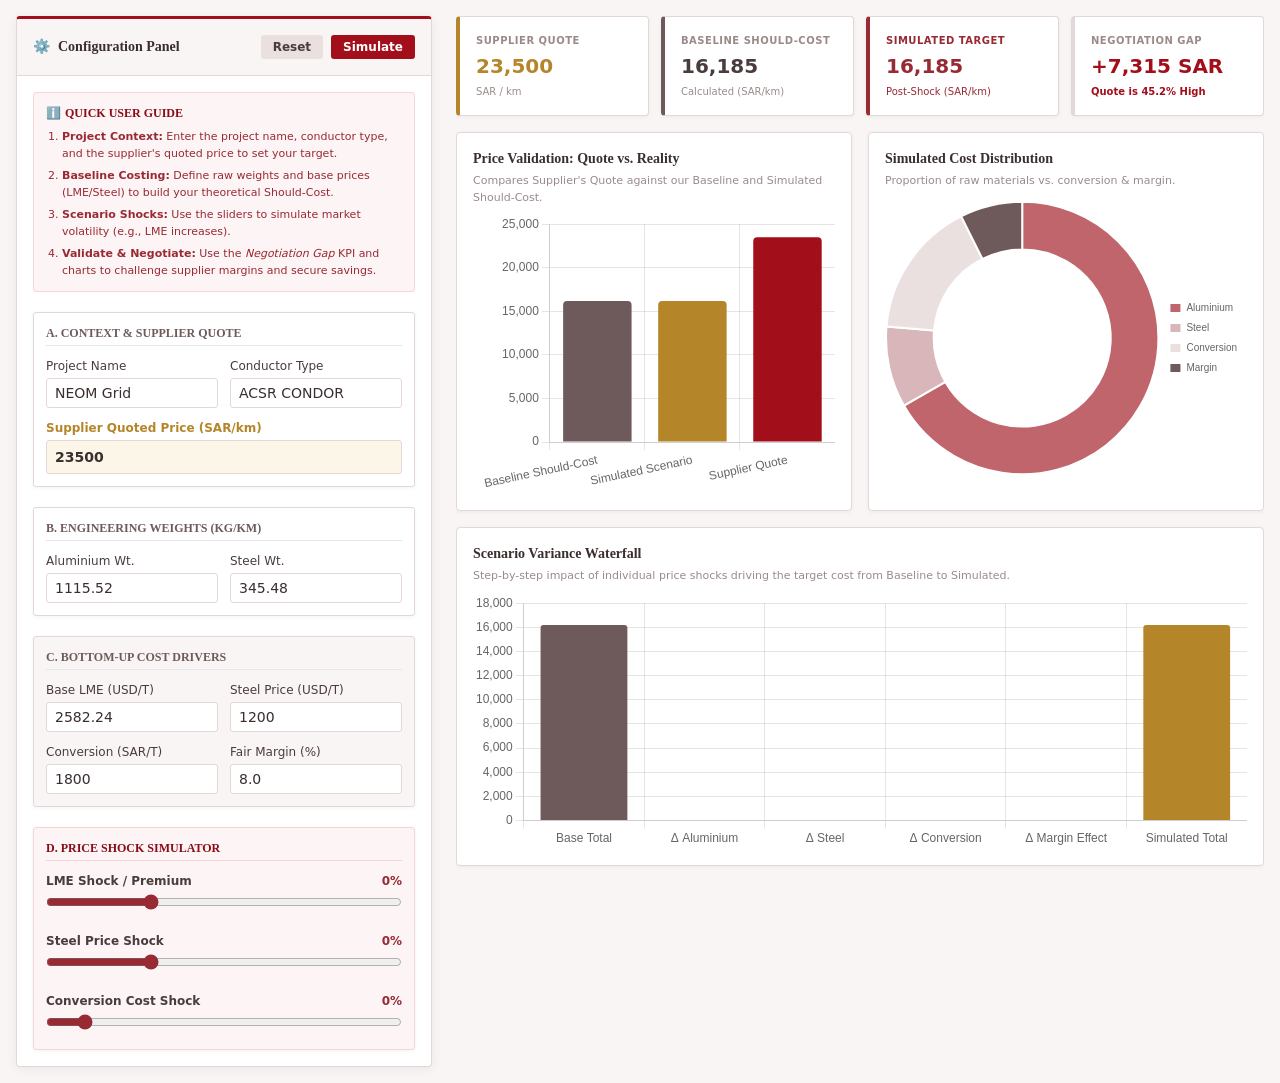
<file: scm-ssot-local-app/assets/embeds/should-cost-modeller.html>
<!DOCTYPE html>
<html lang="en" dir="ltr">
<head>
<meta charset="UTF-8">
<meta name="viewport" content="width=device-width, initial-scale=1.0">
<title>Al Gihaz Contracting · Should-Cost Modeller</title>
<script src="../js/chartjs-4.4.1.umd.min.js"></script>
<style>
    body {
        font-family: 'Inter', sans-serif;
        background-color: #f1f5f9;
        color: #1e293b;
    }
    .chart-container {
        position: relative;
        width: 100%;
        height: 280px;
    }
    .form-scroll::-webkit-scrollbar { width: 6px; }
    .form-scroll::-webkit-scrollbar-track { background: #f1f1f1; }
    .form-scroll::-webkit-scrollbar-thumb { background: #cbd5e1; border-radius: 10px; }
    .form-scroll::-webkit-scrollbar-thumb:hover { background: #94a3b8; }
    input[type=range] { accent-color: #0284c7; }
    .fade-in { animation: fadeIn 0.3s ease-in-out; }
    @keyframes fadeIn { from { opacity: 0.5; } to { opacity: 1; } }
</style>
<style>*, ::before, ::after{--tw-border-spacing-x:0;--tw-border-spacing-y:0;--tw-translate-x:0;--tw-translate-y:0;--tw-rotate:0;--tw-skew-x:0;--tw-skew-y:0;--tw-scale-x:1;--tw-scale-y:1;--tw-pan-x: ;--tw-pan-y: ;--tw-pinch-zoom: ;--tw-scroll-snap-strictness:proximity;--tw-gradient-from-position: ;--tw-gradient-via-position: ;--tw-gradient-to-position: ;--tw-ordinal: ;--tw-slashed-zero: ;--tw-numeric-figure: ;--tw-numeric-spacing: ;--tw-numeric-fraction: ;--tw-ring-inset: ;--tw-ring-offset-width:0px;--tw-ring-offset-color:#fff;--tw-ring-color:rgb(59 130 246 / 0.5);--tw-ring-offset-shadow:0 0 #0000;--tw-ring-shadow:0 0 #0000;--tw-shadow:0 0 #0000;--tw-shadow-colored:0 0 #0000;--tw-blur: ;--tw-brightness: ;--tw-contrast: ;--tw-grayscale: ;--tw-hue-rotate: ;--tw-invert: ;--tw-saturate: ;--tw-sepia: ;--tw-drop-shadow: ;--tw-backdrop-blur: ;--tw-backdrop-brightness: ;--tw-backdrop-contrast: ;--tw-backdrop-grayscale: ;--tw-backdrop-hue-rotate: ;--tw-backdrop-invert: ;--tw-backdrop-opacity: ;--tw-backdrop-saturate: ;--tw-backdrop-sepia: ;--tw-contain-size: ;--tw-contain-layout: ;--tw-contain-paint: ;--tw-contain-style: }::backdrop{--tw-border-spacing-x:0;--tw-border-spacing-y:0;--tw-translate-x:0;--tw-translate-y:0;--tw-rotate:0;--tw-skew-x:0;--tw-skew-y:0;--tw-scale-x:1;--tw-scale-y:1;--tw-pan-x: ;--tw-pan-y: ;--tw-pinch-zoom: ;--tw-scroll-snap-strictness:proximity;--tw-gradient-from-position: ;--tw-gradient-via-position: ;--tw-gradient-to-position: ;--tw-ordinal: ;--tw-slashed-zero: ;--tw-numeric-figure: ;--tw-numeric-spacing: ;--tw-numeric-fraction: ;--tw-ring-inset: ;--tw-ring-offset-width:0px;--tw-ring-offset-color:#fff;--tw-ring-color:rgb(59 130 246 / 0.5);--tw-ring-offset-shadow:0 0 #0000;--tw-ring-shadow:0 0 #0000;--tw-shadow:0 0 #0000;--tw-shadow-colored:0 0 #0000;--tw-blur: ;--tw-brightness: ;--tw-contrast: ;--tw-grayscale: ;--tw-hue-rotate: ;--tw-invert: ;--tw-saturate: ;--tw-sepia: ;--tw-drop-shadow: ;--tw-backdrop-blur: ;--tw-backdrop-brightness: ;--tw-backdrop-contrast: ;--tw-backdrop-grayscale: ;--tw-backdrop-hue-rotate: ;--tw-backdrop-invert: ;--tw-backdrop-opacity: ;--tw-backdrop-saturate: ;--tw-backdrop-sepia: ;--tw-contain-size: ;--tw-contain-layout: ;--tw-contain-paint: ;--tw-contain-style: }/* ! tailwindcss v3.4.17 | MIT License | https://tailwindcss.com */*,::after,::before{box-sizing:border-box;border-width:0;border-style:solid;border-color:#e5e7eb}::after,::before{--tw-content:''}:host,html{line-height:1.5;-webkit-text-size-adjust:100%;-moz-tab-size:4;tab-size:4;font-family:ui-sans-serif, system-ui, sans-serif, "Apple Color Emoji", "Segoe UI Emoji", "Segoe UI Symbol", "Noto Color Emoji";font-feature-settings:normal;font-variation-settings:normal;-webkit-tap-highlight-color:transparent}body{margin:0;line-height:inherit}hr{height:0;color:inherit;border-top-width:1px}abbr:where([title]){-webkit-text-decoration:underline dotted;text-decoration:underline dotted}h1,h2,h3,h4,h5,h6{font-size:inherit;font-weight:inherit}a{color:inherit;text-decoration:inherit}b,strong{font-weight:bolder}code,kbd,pre,samp{font-family:ui-monospace, SFMono-Regular, Menlo, Monaco, Consolas, "Liberation Mono", "Courier New", monospace;font-feature-settings:normal;font-variation-settings:normal;font-size:1em}small{font-size:80%}sub,sup{font-size:75%;line-height:0;position:relative;vertical-align:baseline}sub{bottom:-.25em}sup{top:-.5em}table{text-indent:0;border-color:inherit;border-collapse:collapse}button,input,optgroup,select,textarea{font-family:inherit;font-feature-settings:inherit;font-variation-settings:inherit;font-size:100%;font-weight:inherit;line-height:inherit;letter-spacing:inherit;color:inherit;margin:0;padding:0}button,select{text-transform:none}button,input:where([type=button]),input:where([type=reset]),input:where([type=submit]){-webkit-appearance:button;background-color:transparent;background-image:none}:-moz-focusring{outline:auto}:-moz-ui-invalid{box-shadow:none}progress{vertical-align:baseline}::-webkit-inner-spin-button,::-webkit-outer-spin-button{height:auto}[type=search]{-webkit-appearance:textfield;outline-offset:-2px}::-webkit-search-decoration{-webkit-appearance:none}::-webkit-file-upload-button{-webkit-appearance:button;font:inherit}summary{display:list-item}blockquote,dd,dl,figure,h1,h2,h3,h4,h5,h6,hr,p,pre{margin:0}fieldset{margin:0;padding:0}legend{padding:0}menu,ol,ul{list-style:none;margin:0;padding:0}dialog{padding:0}textarea{resize:vertical}input::placeholder,textarea::placeholder{opacity:1;color:#9ca3af}[role=button],button{cursor:pointer}:disabled{cursor:default}audio,canvas,embed,iframe,img,object,svg,video{display:block;vertical-align:middle}img,video{max-width:100%;height:auto}[hidden]:where(:not([hidden=until-found])){display:none}.container{width:100%}@media (min-width: 640px){.container{max-width:640px}}@media (min-width: 768px){.container{max-width:768px}}@media (min-width: 1024px){.container{max-width:1024px}}@media (min-width: 1280px){.container{max-width:1280px}}@media (min-width: 1536px){.container{max-width:1536px}}.relative{position:relative}.z-10{z-index:10}.mx-auto{margin-left:auto;margin-right:auto}.mb-1{margin-bottom:0.25rem}.mb-2{margin-bottom:0.5rem}.mb-3{margin-bottom:0.75rem}.mb-4{margin-bottom:1rem}.mb-5{margin-bottom:1.25rem}.mt-0\.5{margin-top:0.125rem}.mt-1{margin-top:0.25rem}.block{display:block}.flex{display:flex}.grid{display:grid}.h-64{height:16rem}.h-\[calc\(100vh-80px\)\]{height:calc(100vh - 80px)}.min-h-screen{min-height:100vh}.w-full{width:100%}.flex-shrink-0{flex-shrink:0}.flex-grow{flex-grow:1}.list-decimal{list-style-type:decimal}.grid-cols-1{grid-template-columns:repeat(1, minmax(0, 1fr))}.grid-cols-2{grid-template-columns:repeat(2, minmax(0, 1fr))}.flex-col{flex-direction:column}.items-center{align-items:center}.justify-between{justify-content:space-between}.gap-1{gap:0.25rem}.gap-2{gap:0.5rem}.gap-3{gap:0.75rem}.gap-4{gap:1rem}.gap-5{gap:1.25rem}.gap-6{gap:1.5rem}.space-y-1\.5 > :not([hidden]) ~ :not([hidden]){--tw-space-y-reverse:0;margin-top:calc(0.375rem * calc(1 - var(--tw-space-y-reverse)));margin-bottom:calc(0.375rem * var(--tw-space-y-reverse))}.space-y-3 > :not([hidden]) ~ :not([hidden]){--tw-space-y-reverse:0;margin-top:calc(0.75rem * calc(1 - var(--tw-space-y-reverse)));margin-bottom:calc(0.75rem * var(--tw-space-y-reverse))}.space-y-4 > :not([hidden]) ~ :not([hidden]){--tw-space-y-reverse:0;margin-top:calc(1rem * calc(1 - var(--tw-space-y-reverse)));margin-bottom:calc(1rem * var(--tw-space-y-reverse))}.overflow-hidden{overflow:hidden}.overflow-y-auto{overflow-y:auto}.rounded{border-radius:0.25rem}.rounded-lg{border-radius:0.5rem}.rounded-xl{border-radius:0.75rem}.border{border-width:1px}.border-b{border-bottom-width:1px}.border-b-4{border-bottom-width:4px}.border-l-4{border-left-width:4px}.border-amber-300{--tw-border-opacity:1;border-color:rgb(252 211 77 / var(--tw-border-opacity, 1))}.border-emerald-600{--tw-border-opacity:1;border-color:rgb(5 150 105 / var(--tw-border-opacity, 1))}.border-sky-200{--tw-border-opacity:1;border-color:rgb(186 230 253 / var(--tw-border-opacity, 1))}.border-slate-200{--tw-border-opacity:1;border-color:rgb(226 232 240 / var(--tw-border-opacity, 1))}.border-slate-300{--tw-border-opacity:1;border-color:rgb(203 213 225 / var(--tw-border-opacity, 1))}.border-slate-700{--tw-border-opacity:1;border-color:rgb(51 65 85 / var(--tw-border-opacity, 1))}.border-l-amber-400{--tw-border-opacity:1;border-left-color:rgb(251 191 36 / var(--tw-border-opacity, 1))}.border-l-sky-500{--tw-border-opacity:1;border-left-color:rgb(14 165 233 / var(--tw-border-opacity, 1))}.border-l-slate-400{--tw-border-opacity:1;border-left-color:rgb(148 163 184 / var(--tw-border-opacity, 1))}.border-l-red-500{--tw-border-opacity:1;border-left-color:rgb(239 68 68 / var(--tw-border-opacity, 1))}.bg-amber-50{--tw-bg-opacity:1;background-color:rgb(255 251 235 / var(--tw-bg-opacity, 1))}.bg-emerald-600{--tw-bg-opacity:1;background-color:rgb(5 150 105 / var(--tw-bg-opacity, 1))}.bg-sky-50{--tw-bg-opacity:1;background-color:rgb(240 249 255 / var(--tw-bg-opacity, 1))}.bg-sky-600{--tw-bg-opacity:1;background-color:rgb(2 132 199 / var(--tw-bg-opacity, 1))}.bg-slate-200{--tw-bg-opacity:1;background-color:rgb(226 232 240 / var(--tw-bg-opacity, 1))}.bg-slate-50{--tw-bg-opacity:1;background-color:rgb(248 250 252 / var(--tw-bg-opacity, 1))}.bg-slate-800{--tw-bg-opacity:1;background-color:rgb(30 41 59 / var(--tw-bg-opacity, 1))}.bg-slate-900{--tw-bg-opacity:1;background-color:rgb(15 23 42 / var(--tw-bg-opacity, 1))}.bg-white{--tw-bg-opacity:1;background-color:rgb(255 255 255 / var(--tw-bg-opacity, 1))}.p-3{padding:0.75rem}.p-4{padding:1rem}.px-2{padding-left:0.5rem;padding-right:0.5rem}.px-3{padding-left:0.75rem;padding-right:0.75rem}.px-4{padding-left:1rem;padding-right:1rem}.py-1{padding-top:0.25rem;padding-bottom:0.25rem}.py-1\.5{padding-top:0.375rem;padding-bottom:0.375rem}.py-2{padding-top:0.5rem;padding-bottom:0.5rem}.py-4{padding-top:1rem;padding-bottom:1rem}.py-6{padding-top:1.5rem;padding-bottom:1.5rem}.pb-1{padding-bottom:0.25rem}.pb-6{padding-bottom:1.5rem}.pl-4{padding-left:1rem}.text-3xl{font-size:1.875rem;line-height:2.25rem}.text-\[10px\]{font-size:10px}.text-\[11px\]{font-size:11px}.text-sm{font-size:0.875rem;line-height:1.25rem}.text-xl{font-size:1.25rem;line-height:1.75rem}.text-xs{font-size:0.75rem;line-height:1rem}.font-bold{font-weight:700}.font-extrabold{font-weight:800}.font-medium{font-weight:500}.font-semibold{font-weight:600}.uppercase{text-transform:uppercase}.tracking-tight{letter-spacing:-0.025em}.tracking-wider{letter-spacing:0.05em}.text-amber-600{--tw-text-opacity:1;color:rgb(217 119 6 / var(--tw-text-opacity, 1))}.text-amber-700{--tw-text-opacity:1;color:rgb(180 83 9 / var(--tw-text-opacity, 1))}.text-emerald-400{--tw-text-opacity:1;color:rgb(52 211 153 / var(--tw-text-opacity, 1))}.text-sky-600{--tw-text-opacity:1;color:rgb(2 132 199 / var(--tw-text-opacity, 1))}.text-sky-700{--tw-text-opacity:1;color:rgb(3 105 161 / var(--tw-text-opacity, 1))}.text-sky-800{--tw-text-opacity:1;color:rgb(7 89 133 / var(--tw-text-opacity, 1))}.text-slate-500{--tw-text-opacity:1;color:rgb(100 116 139 / var(--tw-text-opacity, 1))}.text-slate-600{--tw-text-opacity:1;color:rgb(71 85 105 / var(--tw-text-opacity, 1))}.text-slate-700{--tw-text-opacity:1;color:rgb(51 65 85 / var(--tw-text-opacity, 1))}.text-slate-800{--tw-text-opacity:1;color:rgb(30 41 59 / var(--tw-text-opacity, 1))}.text-white{--tw-text-opacity:1;color:rgb(255 255 255 / var(--tw-text-opacity, 1))}.text-red-500{--tw-text-opacity:1;color:rgb(239 68 68 / var(--tw-text-opacity, 1))}.text-red-600{--tw-text-opacity:1;color:rgb(220 38 38 / var(--tw-text-opacity, 1))}.antialiased{-webkit-font-smoothing:antialiased;-moz-osx-font-smoothing:grayscale}.shadow-md{--tw-shadow:0 4px 6px -1px rgb(0 0 0 / 0.1), 0 2px 4px -2px rgb(0 0 0 / 0.1);--tw-shadow-colored:0 4px 6px -1px var(--tw-shadow-color), 0 2px 4px -2px var(--tw-shadow-color);box-shadow:var(--tw-ring-offset-shadow, 0 0 #0000), var(--tw-ring-shadow, 0 0 #0000), var(--tw-shadow)}.shadow-sm{--tw-shadow:0 1px 2px 0 rgb(0 0 0 / 0.05);--tw-shadow-colored:0 1px 2px 0 var(--tw-shadow-color);box-shadow:var(--tw-ring-offset-shadow, 0 0 #0000), var(--tw-ring-shadow, 0 0 #0000), var(--tw-shadow)}.outline-none{outline:2px solid transparent;outline-offset:2px}.transition-colors{transition-property:color, background-color, border-color, fill, stroke, -webkit-text-decoration-color;transition-property:color, background-color, border-color, text-decoration-color, fill, stroke;transition-property:color, background-color, border-color, text-decoration-color, fill, stroke, -webkit-text-decoration-color;transition-timing-function:cubic-bezier(0.4, 0, 0.2, 1);transition-duration:150ms}.hover\:bg-emerald-500:hover{--tw-bg-opacity:1;background-color:rgb(16 185 129 / var(--tw-bg-opacity, 1))}.hover\:bg-sky-700:hover{--tw-bg-opacity:1;background-color:rgb(3 105 161 / var(--tw-bg-opacity, 1))}.hover\:bg-slate-300:hover{--tw-bg-opacity:1;background-color:rgb(203 213 225 / var(--tw-bg-opacity, 1))}.focus\:border-amber-500:focus{--tw-border-opacity:1;border-color:rgb(245 158 11 / var(--tw-border-opacity, 1))}.focus\:border-sky-500:focus{--tw-border-opacity:1;border-color:rgb(14 165 233 / var(--tw-border-opacity, 1))}@media (min-width: 640px){.sm\:grid-cols-2{grid-template-columns:repeat(2, minmax(0, 1fr))}}@media (min-width: 768px){.md\:mb-0{margin-bottom:0px}.md\:flex-row{flex-direction:row}}@media (min-width: 1024px){.lg\:w-1\/3{width:33.333333%}.lg\:w-2\/3{width:66.666667%}.lg\:grid-cols-2{grid-template-columns:repeat(2, minmax(0, 1fr))}.lg\:grid-cols-4{grid-template-columns:repeat(4, minmax(0, 1fr))}.lg\:flex-row{flex-direction:row}}</style>
<style id="agc-brand">
/* AL GIHAZ CONTRACTING — brand skin: warm neutrals carry the identity, brand red is reserved for the header rule, the primary action, the supplier-quote series and adverse values */
:root{
  --agc-red:#A20F1B; --agc-deep:#8A0C17; --agc-red2:#982A33;
  --agc-rose:#C0656B; --agc-sand:#D8B6B9; --agc-soft2:#F4D5D8;
  --agc-card:#EBE0E0; --agc-soft:#FAF5F5; --agc-line:#E4D7D7;
  --agc-ink:#3A2E2E;  --agc-ink2:#4A3C3C; --agc-muted:#6E5A5A;
  --agc-light:#9B8A8A; --agc-dark:#2B2121;
  --agc-ok:#2E7D57;   --agc-warn:#B5852A;
}
body{
  font-family:"Segoe UI",system-ui,-apple-system,"Helvetica Neue",Arial,sans-serif !important;
  background-color:var(--agc-soft) !important;
  color:var(--agc-ink) !important;
}
h1,h2,h3,.agc-serif{font-family:Georgia,"Times New Roman",serif !important;}
.bg-slate-50{background-color:var(--agc-soft) !important;}
.bg-slate-200{background-color:var(--agc-card) !important;}
.hover\:bg-slate-300:hover{background-color:var(--agc-sand) !important;}
.border-slate-200{border-color:var(--agc-line) !important;}
.border-slate-300{border-color:#D8C9C9 !important;}
.text-slate-800{color:var(--agc-ink) !important;}
.text-slate-700{color:var(--agc-ink2) !important;}
.text-slate-600{color:var(--agc-muted) !important;}
.text-slate-500{color:var(--agc-light) !important;}
.bg-sky-600{background-color:var(--agc-red) !important;}
.hover\:bg-sky-700:hover{background-color:var(--agc-deep) !important;}
.bg-sky-50{background-color:#FDF4F5 !important;}
.border-sky-200{border-color:var(--agc-soft2) !important;}
.text-sky-800{color:var(--agc-deep) !important;}
.text-sky-700{color:var(--agc-red2) !important;}
.text-sky-600{color:var(--agc-red2) !important;}
.focus\:border-sky-500:focus{border-color:var(--agc-red2) !important;}
.border-l-sky-500{border-left-color:var(--agc-red2) !important;}
.border-l-slate-400{border-left-color:var(--agc-muted) !important;}
.border-l-amber-400{border-left-color:var(--agc-warn) !important;}
.text-emerald-600,.text-emerald-500{color:var(--agc-ok) !important;}
.bg-emerald-600{background-color:var(--agc-ok) !important;}
.hover\:bg-emerald-500:hover{background-color:#256646 !important;}
.bg-amber-50{background-color:#FCF6E9 !important;}
.border-amber-300{border-color:#E2C88A !important;}
.text-amber-700,.text-amber-600{color:var(--agc-warn) !important;}
.focus\:border-amber-500:focus{border-color:var(--agc-warn) !important;}
.text-red-600,.text-red-500{color:var(--agc-red) !important;}
input[type=range]{accent-color:var(--agc-red2) !important;}
input[type=number],input[type=text],select{
  border-color:var(--agc-line) !important;color:var(--agc-ink) !important;
}
input:focus,select:focus{
  outline:none !important;
  box-shadow:0 0 0 2px rgba(162,15,27,.14) !important;
}
.form-scroll::-webkit-scrollbar-thumb{background:var(--agc-sand) !important;}
.form-scroll::-webkit-scrollbar-thumb:hover{background:var(--agc-rose) !important;}
.form-scroll::-webkit-scrollbar-track{background:var(--agc-soft) !important;}
.shadow-md{box-shadow:0 2px 10px rgba(58,46,46,.08) !important;}
.shadow-sm{box-shadow:0 1px 4px rgba(58,46,46,.06) !important;}
.rounded-xl{border-radius:4px !important;}
.rounded-lg{border-radius:3px !important;}
.rounded{border-radius:3px !important;}
aside.bg-white{border-top:3px solid var(--agc-red) !important;}
</style>
</head>
<body class="antialiased flex flex-col min-h-screen">
    <div class="container mx-auto px-4 py-4 flex-grow flex flex-col lg:flex-row gap-6 h-full">

        <aside class="w-full lg:w-1/3 flex flex-col bg-white rounded-xl shadow-md border border-slate-200 overflow-hidden flex-shrink-0">
            <div class="p-4 border-b border-slate-200 bg-slate-50 flex justify-between items-center">
                <h2 class="text-sm font-bold text-slate-800 flex items-center gap-2">
                    <span>⚙️</span> Configuration Panel
                </h2>
                <div class="flex gap-2">
                    <button onclick="resetApp()" class="bg-slate-200 hover:bg-slate-300 text-slate-700 px-3 py-1 rounded text-xs font-bold transition-colors">
                        Reset
                    </button>
                    <button onclick="calculateModel()" class="bg-sky-600 hover:bg-sky-700 text-white px-3 py-1 rounded text-xs font-bold transition-colors">
                        Simulate
                    </button>
                </div>
            </div>

            <div class="p-4 overflow-y-auto form-scroll flex-grow" id="formContainer">

                <div class="mb-5 bg-sky-50 border border-sky-200 rounded-lg p-3 relative">
                    <h3 class="text-xs font-bold text-sky-800 uppercase mb-2 flex items-center gap-1">
                        <span>ℹ️</span> Quick User Guide
                    </h3>
                    <ul class="text-[11px] text-sky-700 space-y-1.5 pl-4 list-decimal">
                        <li><b>Project Context:</b> Enter the project name, conductor type, and the supplier's quoted price to set your target.</li>
                        <li><b>Baseline Costing:</b> Define raw weights and base prices (LME/Steel) to build your theoretical Should-Cost.</li>
                        <li><b>Scenario Shocks:</b> Use the sliders to simulate market volatility (e.g., LME increases).</li>
                        <li><b>Validate &amp; Negotiate:</b> Use the <i>Negotiation Gap</i> KPI and charts to challenge supplier margins and secure savings.</li>
                    </ul>
                </div>

                <form id="agcForm" class="flex flex-col gap-5">

                    <div class="border border-slate-200 rounded-lg p-3 bg-white shadow-sm">
                        <h3 class="text-xs font-bold text-slate-600 uppercase mb-3 border-b pb-1">A. Context &amp; Supplier Quote</h3>
                        <div class="space-y-3">
                            <div class="grid grid-cols-2 gap-3">
                                <div>
                                    <label class="block text-xs font-medium text-slate-700 mb-1">Project Name</label>
                                    <input type="text" id="inpProject" value="NEOM Grid" class="w-full border border-slate-300 rounded px-2 py-1 text-sm focus:border-sky-500 outline-none">
                                </div>
                                <div>
                                    <label class="block text-xs font-medium text-slate-700 mb-1">Conductor Type</label>
                                    <input type="text" id="inpConductor" value="ACSR CONDOR" class="w-full border border-slate-300 rounded px-2 py-1 text-sm focus:border-sky-500 outline-none">
                                </div>
                            </div>
                            <div>
                                <label class="block text-xs font-bold text-amber-700 mb-1">Supplier Quoted Price (SAR/km)</label>
                                <input type="number" id="inpQuote" value="23500" class="w-full border border-amber-300 bg-amber-50 rounded px-2 py-1.5 text-sm font-bold focus:border-amber-500 outline-none">
                            </div>
                        </div>
                    </div>

                    <div class="border border-slate-200 rounded-lg p-3 bg-white shadow-sm">
                        <h3 class="text-xs font-bold text-slate-600 uppercase mb-3 border-b pb-1">B. Engineering Weights (kg/km)</h3>
                        <div class="grid grid-cols-2 gap-3">
                            <div>
                                <label class="block text-xs font-medium text-slate-700 mb-1">Aluminium Wt.</label>
                                <input type="number" id="inpAlWt" value="1115.52" class="w-full border border-slate-300 rounded px-2 py-1 text-sm focus:border-sky-500 outline-none">
                            </div>
                            <div>
                                <label class="block text-xs font-medium text-slate-700 mb-1">Steel Wt.</label>
                                <input type="number" id="inpStWt" value="345.48" class="w-full border border-slate-300 rounded px-2 py-1 text-sm focus:border-sky-500 outline-none">
                            </div>
                        </div>
                    </div>

                    <div class="border border-slate-200 rounded-lg p-3 bg-slate-50 shadow-sm">
                        <h3 class="text-xs font-bold text-slate-600 uppercase mb-3 border-b pb-1">C. Bottom-Up Cost Drivers</h3>
                        <div class="space-y-3">
                            <div class="grid grid-cols-2 gap-3">
                                <div>
                                    <label class="block text-xs font-medium text-slate-700 mb-1">Base LME (USD/T)</label>
                                    <input type="number" id="inpLmeBase" value="2582.24" class="w-full border border-slate-300 rounded px-2 py-1 text-sm focus:border-sky-500 outline-none">
                                </div>
                                <div>
                                    <label class="block text-xs font-medium text-slate-700 mb-1">Steel Price (USD/T)</label>
                                    <input type="number" id="inpSteelBase" value="1200" class="w-full border border-slate-300 rounded px-2 py-1 text-sm focus:border-sky-500 outline-none">
                                </div>
                            </div>
                            <div class="grid grid-cols-2 gap-3">
                                <div>
                                    <label class="block text-xs font-medium text-slate-700 mb-1">Conversion (SAR/T)</label>
                                    <input type="number" id="inpConvBase" value="1800" title="Manufacturing cost per Ton" class="w-full border border-slate-300 rounded px-2 py-1 text-sm focus:border-sky-500 outline-none">
                                </div>
                                <div>
                                    <label class="block text-xs font-medium text-slate-700 mb-1">Fair Margin (%)</label>
                                    <input type="number" step="0.1" id="inpMarginBase" value="8.0" class="w-full border border-slate-300 rounded px-2 py-1 text-sm focus:border-sky-500 outline-none">
                                </div>
                            </div>
                        </div>
                    </div>

                    <div class="border border-sky-200 rounded-lg p-3 bg-sky-50 shadow-sm">
                        <h3 class="text-xs font-bold text-sky-800 uppercase mb-3 border-b border-sky-200 pb-1">D. Price Shock Simulator</h3>
                        <div class="space-y-4">
                            <div>
                                <div class="flex justify-between mb-1">
                                    <label class="text-xs font-bold text-slate-700">LME Shock / Premium</label>
                                    <span class="text-xs font-bold text-sky-700" id="valLmeShock">0%</span>
                                </div>
                                <input type="range" id="sldLmeShock" min="-20" max="50" value="0" class="w-full">
                            </div>
                            <div>
                                <div class="flex justify-between mb-1">
                                    <label class="text-xs font-bold text-slate-700">Steel Price Shock</label>
                                    <span class="text-xs font-bold text-sky-700" id="valSteelShock">0%</span>
                                </div>
                                <input type="range" id="sldSteelShock" min="-20" max="50" value="0" class="w-full">
                            </div>
                            <div>
                                <div class="flex justify-between mb-1">
                                    <label class="text-xs font-bold text-slate-700">Conversion Cost Shock</label>
                                    <span class="text-xs font-bold text-sky-700" id="valConvShock">0%</span>
                                </div>
                                <input type="range" id="sldConvShock" min="-10" max="100" value="0" class="w-full">
                            </div>
                        </div>
                    </div>

                </form>
            </div>
        </aside>

        <main class="w-full lg:w-2/3 flex flex-col gap-4 overflow-y-auto form-scroll pb-6" id="dashboardMain">

            <section class="grid grid-cols-1 sm:grid-cols-2 lg:grid-cols-4 gap-3">
                <div class="bg-white rounded-xl shadow-sm border border-slate-200 p-4 border-l-4 border-l-amber-400">
                    <div class="text-[10px] font-bold text-slate-500 uppercase tracking-wider mb-1">Supplier Quote</div>
                    <div class="text-xl font-extrabold text-amber-600" id="kpiQuote">23,500</div>
                    <div class="text-[10px] font-medium text-slate-500 mt-1">SAR / km</div>
                </div>
                <div class="bg-white rounded-xl shadow-sm border border-slate-200 p-4 border-l-4 border-l-slate-400">
                    <div class="text-[10px] font-bold text-slate-500 uppercase tracking-wider mb-1">Baseline Should-Cost</div>
                    <div class="text-xl font-extrabold text-slate-700" id="kpiBaseCost">16,185</div>
                    <div class="text-[10px] font-medium text-slate-500 mt-1">Calculated (SAR/km)</div>
                </div>
                <div class="bg-white rounded-xl shadow-sm border border-slate-200 p-4 border-l-4 border-l-sky-500">
                    <div class="text-[10px] font-bold text-sky-700 uppercase tracking-wider mb-1">Simulated Target</div>
                    <div class="text-xl font-extrabold text-sky-700" id="kpiSimCost">16,185</div>
                    <div class="text-[10px] font-medium text-sky-600 mt-1">Post-Shock (SAR/km)</div>
                </div>
                <div class="bg-white rounded-xl shadow-sm border border-slate-200 p-4 border-l-4 border-l-red-500" id="kpiGapBorder">
                    <div class="text-[10px] font-bold text-slate-500 uppercase tracking-wider mb-1">Negotiation Gap</div>
                    <div class="text-xl font-extrabold text-red-600" id="kpiGap">+7,315 SAR</div>
                    <div class="text-[10px] font-bold mt-1 text-red-500" id="kpiGapStatus">Quote is 45.2% High</div>
                </div>
            </section>

            <div class="grid grid-cols-1 lg:grid-cols-2 gap-4">
                <section class="bg-white rounded-xl shadow-sm border border-slate-200 p-4">
                    <h2 class="text-sm font-bold text-slate-800 mb-1">Price Validation: Quote vs. Reality</h2>
                    <p class="text-[11px] text-slate-500 mb-2">Compares Supplier's Quote against our Baseline and Simulated Should-Cost.</p>
                    <div class="chart-container">
                        <canvas id="quoteChart"></canvas>
                    </div>
                </section>

                <section class="bg-white rounded-xl shadow-sm border border-slate-200 p-4">
                    <h2 class="text-sm font-bold text-slate-800 mb-1">Simulated Cost Distribution</h2>
                    <p class="text-[11px] text-slate-500 mb-2">Proportion of raw materials vs. conversion &amp; margin.</p>
                    <div class="chart-container">
                        <canvas id="donutChart"></canvas>
                    </div>
                </section>
            </div>

            <section class="bg-white rounded-xl shadow-sm border border-slate-200 p-4">
                <h2 class="text-sm font-bold text-slate-800 mb-1">Scenario Variance Waterfall</h2>
                <p class="text-[11px] text-slate-500 mb-2">Step-by-step impact of individual price shocks driving the target cost from Baseline to Simulated.</p>
                <div class="chart-container h-64">
                    <canvas id="waterfallChart"></canvas>
                </div>
            </section>

        </main>
    </div>

    <script>
        const EXCHANGE_RATE = 3.75;
        let quoteChartObj = null;
        let donutChartObj = null;
        let waterfallChartObj = null;

        const defaults = {
            inpProject: "NEOM Grid",
            inpConductor: "ACSR CONDOR",
            inpQuote: 23500,
            inpAlWt: 1115.52,
            inpStWt: 345.48,
            inpLmeBase: 2582.24,
            inpSteelBase: 1200,
            inpConvBase: 1800,
            inpMarginBase: 8.0,
            sldLmeShock: 0,
            sldSteelShock: 0,
            sldConvShock: 0
        };

        function resetApp() {
            Object.keys(defaults).forEach(key => {
                const el = document.getElementById(key);
                if (el) el.value = defaults[key];
            });
            updateSliders();
            calculateModel();
            const dashboard = document.getElementById('dashboardMain');
            dashboard.classList.remove('fade-in');
            void dashboard.offsetWidth;
            dashboard.classList.add('fade-in');
        }

        document.addEventListener('DOMContentLoaded', () => {
            const inputs = document.querySelectorAll('#agcForm input');
            inputs.forEach(input => {
                input.addEventListener('input', () => {
                    updateSliders();
                    calculateModel();
                    input.setAttribute('value', input.value);
                });
            });

            initCharts();
            updateSliders();
            calculateModel();
        });

        // callable from the parent page's own "Export Report" button (same-origin iframe)
        window.downloadReport = function() {
            const htmlContent = "<!DOCTYPE html>\n" + document.documentElement.outerHTML;
            const blob = new Blob([htmlContent], { type: 'text/html' });
            const url = URL.createObjectURL(blob);
            const a = document.createElement('a');
            a.href = url;
            a.download = 'AGC_Should_Cost_Modeller.html';
            document.body.appendChild(a);
            a.click();
            document.body.removeChild(a);
            URL.revokeObjectURL(url);
        };

        function updateSliders() {
            const lmeEl = document.getElementById('sldLmeShock');
            const steelEl = document.getElementById('sldSteelShock');
            const convEl = document.getElementById('sldConvShock');
            if(lmeEl) document.getElementById('valLmeShock').innerText = (lmeEl.value > 0 ? "+" : "") + lmeEl.value + "%";
            if(steelEl) document.getElementById('valSteelShock').innerText = (steelEl.value > 0 ? "+" : "") + steelEl.value + "%";
            if(convEl) document.getElementById('valConvShock').innerText = (convEl.value > 0 ? "+" : "") + convEl.value + "%";
        }

        function calculateModel() {
            const quotePrice = parseFloat(document.getElementById('inpQuote').value) || 0;
            const alWt = parseFloat(document.getElementById('inpAlWt').value) || 0;
            const stWt = parseFloat(document.getElementById('inpStWt').value) || 0;
            const totalWt = alWt + stWt;

            const lmeBase = parseFloat(document.getElementById('inpLmeBase').value) || 0;
            const steelBase = parseFloat(document.getElementById('inpSteelBase').value) || 0;
            const convBase = parseFloat(document.getElementById('inpConvBase').value) || 0;
            const marginBasePct = (parseFloat(document.getElementById('inpMarginBase').value) || 0) / 100;

            const lmeShock = (parseFloat(document.getElementById('sldLmeShock').value) || 0) / 100;
            const steelShock = (parseFloat(document.getElementById('sldSteelShock').value) || 0) / 100;
            const convShock = (parseFloat(document.getElementById('sldConvShock').value) || 0) / 100;

            const baseAlCost = (lmeBase * EXCHANGE_RATE) * (alWt / 1000);
            const baseStCost = (steelBase * EXCHANGE_RATE) * (stWt / 1000);
            const baseConvCost = convBase * (totalWt / 1000);
            const baseMarginCost = (baseAlCost + baseStCost + baseConvCost) * marginBasePct;
            const baseTotal = baseAlCost + baseStCost + baseConvCost + baseMarginCost;

            const simAlCost = baseAlCost * (1 + lmeShock);
            const simStCost = baseStCost * (1 + steelShock);
            const simConvCost = baseConvCost * (1 + convShock);
            const simMarginCost = (simAlCost + simStCost + simConvCost) * marginBasePct;
            const simTotal = simAlCost + simStCost + simConvCost + simMarginCost;

            const negotiationGap = quotePrice - baseTotal;
            const gapPct = baseTotal > 0 ? (negotiationGap / baseTotal) * 100 : 0;

            document.getElementById('kpiQuote').innerText = quotePrice.toLocaleString('en-US', {minimumFractionDigits: 0, maximumFractionDigits: 0});
            document.getElementById('kpiBaseCost').innerText = baseTotal.toLocaleString('en-US', {minimumFractionDigits: 0, maximumFractionDigits: 0});
            document.getElementById('kpiSimCost').innerText = simTotal.toLocaleString('en-US', {minimumFractionDigits: 0, maximumFractionDigits: 0});

            const kpiGap = document.getElementById('kpiGap');
            const kpiGapStatus = document.getElementById('kpiGapStatus');
            const kpiGapBorder = document.getElementById('kpiGapBorder');

            kpiGap.innerText = (negotiationGap > 0 ? "+" : "") + negotiationGap.toLocaleString('en-US', {minimumFractionDigits: 0, maximumFractionDigits: 0}) + " SAR";

            if(negotiationGap > 0) {
                kpiGap.className = "text-xl font-extrabold text-red-600";
                kpiGapStatus.innerText = `Quote is ${gapPct.toFixed(1)}% High`;
                kpiGapStatus.className = "text-[10px] font-bold mt-1 text-red-500";
                kpiGapBorder.className = "bg-white rounded-xl shadow-sm border border-slate-200 p-4 border-l-4 border-l-red-500";
            } else {
                kpiGap.className = "text-xl font-extrabold text-emerald-600";
                kpiGapStatus.innerText = `Quote is ${Math.abs(gapPct).toFixed(1)}% Below Target`;
                kpiGapStatus.className = "text-[10px] font-bold mt-1 text-emerald-500";
                kpiGapBorder.className = "bg-white rounded-xl shadow-sm border border-slate-200 p-4 border-l-4 border-l-emerald-500";
            }

            const metrics = {
                quote: quotePrice,
                base: { al: baseAlCost, st: baseStCost, conv: baseConvCost, margin: baseMarginCost, total: baseTotal },
                sim: { al: simAlCost, st: simStCost, conv: simConvCost, margin: simMarginCost, total: simTotal },
                diff: {
                    al: simAlCost - baseAlCost,
                    st: simStCost - baseStCost,
                    conv: simConvCost - baseConvCost,
                    margin: simMarginCost - baseMarginCost
                }
            };
            updateCharts(metrics);
        }

        function initCharts() {
            Chart.defaults.font.family = "'Inter', sans-serif";

            const ctxQuote = document.getElementById('quoteChart').getContext('2d');
            quoteChartObj = new Chart(ctxQuote, {
                type: 'bar',
                data: {
                    labels: ['Baseline Should-Cost', 'Simulated Scenario', 'Supplier Quote'],
                    datasets: [{
                        label: 'Price per KM (SAR)',
                        data: [0, 0, 0],
                        backgroundColor: ['#6E5A5A', '#B5852A', '#A20F1B'],
                        borderRadius: 4
                    }]
                },
                options: {
                    responsive: true, maintainAspectRatio: false,
                    scales: { y: { beginAtZero: true } },
                    plugins: {
                        legend: { display: false },
                        tooltip: {
                            callbacks: {
                                label: function(context) {
                                    return context.raw.toLocaleString('en-US', {maximumFractionDigits:0}) + ' SAR';
                                }
                            }
                        }
                    }
                }
            });

            const ctxDonut = document.getElementById('donutChart').getContext('2d');
            donutChartObj = new Chart(ctxDonut, {
                type: 'doughnut',
                data: {
                    labels: ['Aluminium', 'Steel', 'Conversion', 'Margin'],
                    datasets: [{
                        data: [],
                        backgroundColor: ['#C0656B', '#D8B6B9', '#EBE0E0', '#6E5A5A'],
                        borderWidth: 2, borderColor: '#FFFFFF'
                    }]
                },
                options: {
                    responsive: true, maintainAspectRatio: false, cutout: '65%',
                    plugins: {
                        legend: { position: 'right', labels: { boxWidth: 12, font: {size: 10} } },
                        tooltip: {
                            callbacks: {
                                label: function(context) {
                                    let val = context.raw;
                                    let total = context.chart._metasets[context.datasetIndex].total;
                                    let pct = ((val/total)*100).toFixed(1) + '%';
                                    return ` ${val.toLocaleString('en-US', {maximumFractionDigits:0})} SAR (${pct})`;
                                }
                            }
                        }
                    }
                }
            });

            const ctxWater = document.getElementById('waterfallChart').getContext('2d');
            waterfallChartObj = new Chart(ctxWater, {
                type: 'bar',
                data: {
                    labels: ['Base Total', 'Δ Aluminium', 'Δ Steel', 'Δ Conversion', 'Δ Margin Effect', 'Simulated Total'],
                    datasets: [{
                        label: 'Variance (SAR)',
                        data: [],
                        backgroundColor: [],
                        borderRadius: 3
                    }]
                },
                options: {
                    responsive: true, maintainAspectRatio: false,
                    plugins: {
                        legend: { display: false },
                        tooltip: {
                            callbacks: {
                                label: function(context) {
                                    const raw = context.raw;
                                    const val = Array.isArray(raw) ? (raw[1] - raw[0]) : raw;
                                    return (val > 0 ? '+' : '') + val.toLocaleString('en-US', {maximumFractionDigits:0}) + ' SAR';
                                }
                            }
                        }
                    }
                }
            });
        }

        function updateCharts(m) {
            quoteChartObj.data.datasets[0].data = [m.base.total, m.sim.total, m.quote];
            quoteChartObj.update();

            donutChartObj.data.datasets[0].data = [m.sim.al, m.sim.st, m.sim.conv, m.sim.margin];
            donutChartObj.update();

            const wfBase = [0, m.base.total];
            const wfAl = [wfBase[1], wfBase[1] + m.diff.al];
            const wfSt = [wfAl[1], wfAl[1] + m.diff.st];
            const wfConv = [wfSt[1], wfSt[1] + m.diff.conv];
            const wfMargin = [wfConv[1], wfConv[1] + m.diff.margin];
            const wfFinal = [0, m.sim.total];

            waterfallChartObj.data.datasets[0].data = [wfBase, wfAl, wfSt, wfConv, wfMargin, wfFinal];

            const getColor = (diff) => diff > 0 ? '#A20F1B' : (diff < 0 ? '#2E7D57' : '#D8C9C9');
            waterfallChartObj.data.datasets[0].backgroundColor = [
                '#6E5A5A',
                getColor(m.diff.al),
                getColor(m.diff.st),
                getColor(m.diff.conv),
                getColor(m.diff.margin),
                '#B5852A'
            ];
            waterfallChartObj.update();
        }
    </script>
</body>
</html>
</file>
<file: scm-ssot-local-app/assets/css/portalbasictheme.css>
/**
 * Code generated by Microsoft. Changes to this file are not
 * supported. We recommend that you do not modify this file. Any
 * change to this file will get overwritten with a theme applied using
 * Site Styling panel from Power Apps Portals.
 */
 :root {
  --portalThemeColor1: #B6B4B2;
  --portalThemeColor2: #605E5C;
  --portalThemeColor3: #F3F2F1;
  --portalThemeColor4: #323130;
  --portalThemeColor5: #F8F8F8;
  --portalThemeColor6: #5C5A58;
  --portalThemeColor7: #FFFFFF;
  --portalThemeColor8: #000000;
  --portalThemeColor9: #191817;
  --portalThemeColor10: ;
  --portalThemeColor11: ;
  --portalThemeColor12: ;
  --portalThemeOnColor1: #000000;
  --portalThemeOnColor2: #FFFFFF;
  --portalThemeOnColor3: #000000;
  --portalThemeOnColor4: #FFFFFF;
  --portalThemeOnColor5: #000000;
  --portalThemeOnColor6: #FFFFFF;
  --portalThemeOnColor7: #000000;
  --portalThemeOnColor8: #FFFFFF;
  --portalThemeOnColor9: #FFFFFF;
  --portalThemeOnColor10: ;
  --portalThemeOnColor11: ;
  --portalThemeOnColor12: ; }

[data-component-theme="portalThemeColor1"] {
  background-color: var(--portalThemeColor1);
  color: var(--portalThemeOnColor1); }
  [data-component-theme="portalThemeColor1"] h1, [data-component-theme="portalThemeColor1"] h2, [data-component-theme="portalThemeColor1"] h3, [data-component-theme="portalThemeColor1"] h4, [data-component-theme="portalThemeColor1"] h5, [data-component-theme="portalThemeColor1"] h6, [data-component-theme="portalThemeColor1"] p, [data-component-theme="portalThemeColor1"] p.smallText {
    color: var(--portalThemeOnColor1); }

[data-component-theme="portalThemeColor2"] {
  background-color: var(--portalThemeColor2);
  color: var(--portalThemeOnColor2); }
  [data-component-theme="portalThemeColor2"] h1, [data-component-theme="portalThemeColor2"] h2, [data-component-theme="portalThemeColor2"] h3, [data-component-theme="portalThemeColor2"] h4, [data-component-theme="portalThemeColor2"] h5, [data-component-theme="portalThemeColor2"] h6, [data-component-theme="portalThemeColor2"] p, [data-component-theme="portalThemeColor2"] p.smallText {
    color: var(--portalThemeOnColor2); }

[data-component-theme="portalThemeColor3"] {
  background-color: var(--portalThemeColor3);
  color: var(--portalThemeOnColor3); }
  [data-component-theme="portalThemeColor3"] h1, [data-component-theme="portalThemeColor3"] h2, [data-component-theme="portalThemeColor3"] h3, [data-component-theme="portalThemeColor3"] h4, [data-component-theme="portalThemeColor3"] h5, [data-component-theme="portalThemeColor3"] h6, [data-component-theme="portalThemeColor3"] p, [data-component-theme="portalThemeColor3"] p.smallText {
    color: var(--portalThemeOnColor3); }

[data-component-theme="portalThemeColor4"] {
  background-color: var(--portalThemeColor4);
  color: var(--portalThemeOnColor4); }
  [data-component-theme="portalThemeColor4"] h1, [data-component-theme="portalThemeColor4"] h2, [data-component-theme="portalThemeColor4"] h3, [data-component-theme="portalThemeColor4"] h4, [data-component-theme="portalThemeColor4"] h5, [data-component-theme="portalThemeColor4"] h6, [data-component-theme="portalThemeColor4"] p, [data-component-theme="portalThemeColor4"] p.smallText {
    color: var(--portalThemeOnColor4); }

[data-component-theme="portalThemeColor5"] {
  background-color: var(--portalThemeColor5);
  color: var(--portalThemeOnColor5); }
  [data-component-theme="portalThemeColor5"] h1, [data-component-theme="portalThemeColor5"] h2, [data-component-theme="portalThemeColor5"] h3, [data-component-theme="portalThemeColor5"] h4, [data-component-theme="portalThemeColor5"] h5, [data-component-theme="portalThemeColor5"] h6, [data-component-theme="portalThemeColor5"] p, [data-component-theme="portalThemeColor5"] p.smallText {
    color: var(--portalThemeOnColor5); }

[data-component-theme="portalThemeColor6"] {
  background-color: var(--portalThemeColor6);
  color: var(--portalThemeOnColor6); }
  [data-component-theme="portalThemeColor6"] h1, [data-component-theme="portalThemeColor6"] h2, [data-component-theme="portalThemeColor6"] h3, [data-component-theme="portalThemeColor6"] h4, [data-component-theme="portalThemeColor6"] h5, [data-component-theme="portalThemeColor6"] h6, [data-component-theme="portalThemeColor6"] p, [data-component-theme="portalThemeColor6"] p.smallText {
    color: var(--portalThemeOnColor6); }

[data-component-theme="portalThemeColor7"] {
  background-color: var(--portalThemeColor7);
  color: var(--portalThemeOnColor7); }
  [data-component-theme="portalThemeColor7"] h1, [data-component-theme="portalThemeColor7"] h2, [data-component-theme="portalThemeColor7"] h3, [data-component-theme="portalThemeColor7"] h4, [data-component-theme="portalThemeColor7"] h5, [data-component-theme="portalThemeColor7"] h6, [data-component-theme="portalThemeColor7"] p, [data-component-theme="portalThemeColor7"] p.smallText {
    color: var(--portalThemeOnColor7); }

[data-component-theme="portalThemeColor8"] {
  background-color: var(--portalThemeColor8);
  color: var(--portalThemeOnColor8); }
  [data-component-theme="portalThemeColor8"] h1, [data-component-theme="portalThemeColor8"] h2, [data-component-theme="portalThemeColor8"] h3, [data-component-theme="portalThemeColor8"] h4, [data-component-theme="portalThemeColor8"] h5, [data-component-theme="portalThemeColor8"] h6, [data-component-theme="portalThemeColor8"] p, [data-component-theme="portalThemeColor8"] p.smallText {
    color: var(--portalThemeOnColor8); }

[data-component-theme="portalThemeColor9"] {
  background-color: var(--portalThemeColor9);
  color: var(--portalThemeOnColor9); }
  [data-component-theme="portalThemeColor9"] h1, [data-component-theme="portalThemeColor9"] h2, [data-component-theme="portalThemeColor9"] h3, [data-component-theme="portalThemeColor9"] h4, [data-component-theme="portalThemeColor9"] h5, [data-component-theme="portalThemeColor9"] h6, [data-component-theme="portalThemeColor9"] p, [data-component-theme="portalThemeColor9"] p.smallText {
    color: var(--portalThemeOnColor9); }

[data-component-theme="portalThemeColor10"] {
  background-color: var(--portalThemeColor10);
  color: var(--portalThemeOnColor10); }
  [data-component-theme="portalThemeColor10"] h1, [data-component-theme="portalThemeColor10"] h2, [data-component-theme="portalThemeColor10"] h3, [data-component-theme="portalThemeColor10"] h4, [data-component-theme="portalThemeColor10"] h5, [data-component-theme="portalThemeColor10"] h6, [data-component-theme="portalThemeColor10"] p, [data-component-theme="portalThemeColor10"] p.smallText {
    color: var(--portalThemeOnColor10); }

[data-component-theme="portalThemeColor11"] {
  background-color: var(--portalThemeColor11);
  color: var(--portalThemeOnColor11); }
  [data-component-theme="portalThemeColor11"] h1, [data-component-theme="portalThemeColor11"] h2, [data-component-theme="portalThemeColor11"] h3, [data-component-theme="portalThemeColor11"] h4, [data-component-theme="portalThemeColor11"] h5, [data-component-theme="portalThemeColor11"] h6, [data-component-theme="portalThemeColor11"] p, [data-component-theme="portalThemeColor11"] p.smallText {
    color: var(--portalThemeOnColor11); }

[data-component-theme="portalThemeColor12"] {
  background-color: var(--portalThemeColor12);
  color: var(--portalThemeOnColor12); }
  [data-component-theme="portalThemeColor12"] h1, [data-component-theme="portalThemeColor12"] h2, [data-component-theme="portalThemeColor12"] h3, [data-component-theme="portalThemeColor12"] h4, [data-component-theme="portalThemeColor12"] h5, [data-component-theme="portalThemeColor12"] h6, [data-component-theme="portalThemeColor12"] p, [data-component-theme="portalThemeColor12"] p.smallText {
    color: var(--portalThemeOnColor12); }

body {
  color: #000000;
  background-color: #FFFFFF; }

legend {
  color: #000000; }

footer {
  color: #FFFFFF;
  font-family: Arial;
  font-weight: 400;
  font-size: 16px; }
  footer .footer-bottom {
    background-color: #5C5A58; }

.columnBlockLayout {
  margin-top: 60px;
  margin-bottom: 60px;
  padding: 16px; }
 
.ppFlexContainer {
  display: flex;
  flex-wrap: wrap;
  flex-grow: 1;
  flex-shrink: 1;
  flex-basis: auto;
  flex-direction: row;
  justify-content: flex-start;
  align-items: flex-start;
  gap: 8px; }

.sectionBlockLayout .columnBlockLayout:has(.ppFlexContainer) {
  display: block !important;
  height: fit-content !important; }

.sectionBlockLayout .container-fluid {
  padding-left: 0;
  padding-right: 0; }

.ppFlexContainer .button1, .ppFlexContainer .button2 {
  white-space: nowrap; }

@media (min-width: 768px) {
  .ppFlexContainer {
    flex-basis: 0%; } }

.breadcrumb {
  background-color: transparent; }
  .breadcrumb > li a {
    color: #323130; }
    .breadcrumb > li a:hover {
      color: #323130; }
  .breadcrumb > .active {
    color: #000000; }

.nav-tabs > li > a:hover {
  background-color: #f2f2f2;
  color: #323130; }

.nav-tabs > li > a:focus {
  background-color: #f2f2f2;
  color: #323130; }

.btn-primary {
  color: #FFFFFF;
  background-color: #323130;
  border-color: #323130;
  border-radius: 2px;
  font-family: Arial;
  font-weight: 600;
  font-size: 14px;
  padding: 6px 20px;
  width: fit-content;
  border-style: solid;
  background-color: #323130;
  color: #FFFFFF; }
  .btn-primary:hover {
    color: #FFFFFF;
    background-color: #191817;
    border-color: #191817; }
  .btn-primary:active, .btn-primary.active {
    color: #FFFFFF;
    background-color: #191817;
    border-color: #191817; }
    .btn-primary:active:hover, .btn-primary:active:focus, .btn-primary:active.focus, .btn-primary.active:hover, .btn-primary.active:focus, .btn-primary.active.focus {
      color: #FFFFFF;
      background-color: #191817;
      border-color: #191817; }
  .btn-primary:focus, .btn-primary.focus {
    color: #FFFFFF;
    background-color: #191817;
    border-color: #191817; }

.static-top.navbar-dark {
  background-color: #B6B4B2; }

.navbar-toggler {
  background-color: #323130; }

.static-top.navbar .menu-bar > .navbar-nav > li > a {
  font-family: Arial;
  font-weight: 400;
  font-size: 20px; }
  .static-top.navbar .menu-bar > .navbar-nav > li > a:hover {
    text-decoration: Underline; }

.navbar-dark .navbar-toggler {
  border: 1px solid #323130; }
  .navbar-dark .navbar-toggler:hover {
    background-color: #191817;
    border-color: #191817; }
  .navbar-dark .navbar-toggler:focus {
    border: 1px solid #000000;
    background-color: #191817; }
  .navbar-dark .navbar-toggler .navbar-toggler-icon {
    background-image: url("data:image/svg+xml;charset=utf8, %3Csvg viewBox='0 0 32 32' xmlns='http://www.w3.org/2000/svg'%3E%3Cpath stroke='%23FFFFFF'  stroke-width='3' stroke-linecap='round' stroke-miterlimit='10' d='M4 8h24M4 16h24M4 24h24'/%3E%3C/svg%3E"); }

.navbar-dark .navbar-nav > li > a, .navbar-dark .navbar-nav > li.dropdown > a {
  color: #000000;
  font-family: Arial;
  font-weight: 400;
  font-size: 20px; }
  .navbar-dark .navbar-nav > li > a:hover, .navbar-dark .navbar-nav > li.dropdown > a:hover {
    background-color: #323130;
    color: #ffffff;
    text-decoration: Underline; }
  .navbar-dark .navbar-nav > li > a:focus, .navbar-dark .navbar-nav > li.dropdown > a:focus {
    background-color: #323130;
    color: #ffffff;
    text-decoration: Underline; }
  .navbar-dark .navbar-nav > li > a:focus-visible, .navbar-dark .navbar-nav > li.dropdown > a:focus-visible {
    background-color: #323130;
    color: #ffffff;
    text-decoration: Underline; }

.navbar-dark .navbar-nav a.show, .navbar-dark .navbar-nav a.dropdown-toggle.show {
  color: #ffffff;
  background-color: #323130;
  text-decoration: Underline; }
  .navbar-dark .navbar-nav a.show:hover, .navbar-dark .navbar-nav a.dropdown-toggle.show:hover {
    color: #ffffff;
    background-color: #323130;
    text-decoration: Underline; }
  .navbar-dark .navbar-nav a.show:focus, .navbar-dark .navbar-nav a.dropdown-toggle.show:focus {
    color: #ffffff;
    background-color: #323130;
    text-decoration: Underline; }

.navbar-dark .navbar-nav .show.dropdown-menu {
  background-color: #323130;
  text-decoration: none; }
  .navbar-dark .navbar-nav .show.dropdown-menu > li > a {
    color: #ffffff;
    text-decoration: none; }
    .navbar-dark .navbar-nav .show.dropdown-menu > li > a:hover {
      background-color: #ffffff;
      color: #323130;
      text-decoration: Underline; }
    .navbar-dark .navbar-nav .show.dropdown-menu > li > a:focus {
      background-color: #ffffff;
      color: #323130;
      text-decoration: Underline; }
  .navbar-dark .navbar-nav .show.dropdown-menu > .active > a {
    background-color: #ffffff;
    color: #323130;
    text-decoration: Underline; }
    .navbar-dark .navbar-nav .show.dropdown-menu > .active > a:hover {
      background-color: #ffffff;
      color: #323130;
      text-decoration: Underline; }
    .navbar-dark .navbar-nav .show.dropdown-menu > .active > a:focus {
      background-color: #ffffff;
      color: #323130;
      text-decoration: Underline; }

.nav > li > a {
  text-decoration: none; }
  .nav > li > a:hover {
    background-color: #f2f2f2; }
  .nav > li > a:focus {
    background-color: #f2f2f2; }

.nav .show.dropdown-menu {
  background-color: #FFFFFF; }
  .nav .show.dropdown-menu > li > a {
    text-decoration: none;
    color: #000000; }
    .nav .show.dropdown-menu > li > a:hover {
      background-color: #f2f2f2;
      color: #000000; }
    .nav .show.dropdown-menu > li > a:focus {
      background-color: #f2f2f2;
      color: #000000; }
  .nav .show.dropdown-menu > .active > a {
    background-color: #f2f2f2;
    color: #000000; }
    .nav .show.dropdown-menu > .active > a:hover {
      background-color: #f2f2f2;
      color: #000000; }
    .nav .show.dropdown-menu > .active > a:focus {
      background-color: #f2f2f2;
      color: #000000; }

.nav > .dropdown > a.show {
  text-decoration: none;
  background-color: Underline; }
  .nav > .dropdown > a.show:hover {
    background-color: Underline; }
  .nav > .dropdown > a.show:focus {
    background-color: Underline; }

@media (min-width: 576px) {
  .row.sectionBlockLayout > .container, .row.sectionBlockLayout > .container-sm {
    max-width: 540px; } }

@media (min-width: 768px) {
  .row.sectionBlockLayout > .container, .row.sectionBlockLayout > .container-md, .row.sectionBlockLayout > .container-sm {
    max-width: 720px; } }

@media (min-width: 992px) {
  .row.sectionBlockLayout > .container, .row.sectionBlockLayout > .container-lg, .row.sectionBlockLayout > .container-md, .row.sectionBlockLayout > .container-sm {
    max-width: 960px; } }

@media (min-width: 1200px) {
  .row.sectionBlockLayout > .container, .row.sectionBlockLayout > .container-lg, .row.sectionBlockLayout > .container-md, .row.sectionBlockLayout > .container-sm, .row.sectionBlockLayout > .container-xl {
    max-width: 1140px; } }

@media (min-width: 1400px) {
  .row.sectionBlockLayout > .container, .row.sectionBlockLayout > .container-lg, .row.sectionBlockLayout > .container-md, .row.sectionBlockLayout > .container-sm, .row.sectionBlockLayout > .container-xl, .row.sectionBlockLayout > .container-xxl {
    max-width: 1320px; } }

.sectionPrimaryColor {
  background-color: #605E5C;
  color: #ffffff; }
  .sectionPrimaryColor h1, .sectionPrimaryColor h2, .sectionPrimaryColor h3, .sectionPrimaryColor h4, .sectionPrimaryColor h5, .sectionPrimaryColor h6, .sectionPrimaryColor p, .sectionPrimaryColor a {
    color: #ffffff; }
  .sectionPrimaryColor .crmEntityFormView h1, .sectionPrimaryColor .crmEntityFormView h2, .sectionPrimaryColor .crmEntityFormView h3, .sectionPrimaryColor .crmEntityFormView h4, .sectionPrimaryColor .crmEntityFormView h5, .sectionPrimaryColor .crmEntityFormView h6, .sectionPrimaryColor .crmEntityFormView p, .sectionPrimaryColor .crmEntityFormView a {
    color: #000000; }
  .sectionPrimaryColor .entitylist h1, .sectionPrimaryColor .entitylist h2, .sectionPrimaryColor .entitylist h3, .sectionPrimaryColor .entitylist h4, .sectionPrimaryColor .entitylist h5, .sectionPrimaryColor .entitylist h6, .sectionPrimaryColor .entitylist p, .sectionPrimaryColor .entitylist a {
    color: #000000; }

a:not(.btn) {
  text-decoration: none; }
  a:not(.btn):hover {
    text-decoration: underline; }

a,
.a {
  color: #323130;
  font-family: Arial;
  font-weight: 400;
  font-size: 14px; }
  a:hover, a:focus,
.a:hover,
.a:focus {
    color: #191817; }

a[disabled] {
  color: #A19F9D;
  pointer-events: none; }

button[disabled] {
  background-color: #F3F2F1;
  color: #A19F9D;
  pointer-events: none;
  border: 2px; }

.btn-secondary.dropdown-toggle.show {
  color: #FFFFFF;
  background-color: #e6e6e6;
  border-color: #323130; }

.btn-default.dropdown-toggle.show {
  color: #FFFFFF;
  background-color: #e6e6e6;
  border-color: #323130; }

.btn-primary.dropdown-toggle.show {
  color: #ffffff;
  background-color: #323130;
  border-color: #323130; }
  .btn-primary.dropdown-toggle.show:hover, .btn-primary.dropdown-toggle.show:focus, .btn-primary.dropdown-toggle.show.focus {
    color: #FFFFFF;
    background-color: #191817;
    border-color: #34322f; }

.crmEntityFormView, .entitylist, .modal-content, .popover-content {
  background-color: #FFFFFF;
  color: #000000;
  border: 1px solid #f2f2f2; }

.card-body, .list-group-item {
  background-color: #FFFFFF;
  color: #000000; }

.card-header {
  background-color: #f2f2f2;
  color: #000000; }

.facet-list-group-item-title {
  color: #000000; }

.form-control {
  background-color: #FFFFFF !important;
  color: #000000; }

input {
  background-color: #FFFFFF; }

.bootstrap-datetimepicker-widget {
  background-color: #FFFFFF; }
  .bootstrap-datetimepicker-widget table thead tr:first-child th:hover, .bootstrap-datetimepicker-widget table td.day:hover, .bootstrap-datetimepicker-widget table td span:hover {
    color: black; }
  .bootstrap-datetimepicker-widget table td.active:hover, .bootstrap-datetimepicker-widget table td span.active:hover {
    color: white; }

.table-striped > tbody > tr:nth-of-type(odd) {
  background-color: unset; }

.login-heading-section {
  color: unset; }

.static-top.navbar-dark .navbar-brand a {
  color: #000000; }

.search-results .highlight {
  color: #000000; }

.table > thead > tr.info > td {
  background-color: #f2f2f2; }

.table > thead > tr.info > th {
  background-color: #f2f2f2; }

.table > thead > tr > td.info {
  background-color: #f2f2f2; }

.table > thead > tr > th.info {
  background-color: #f2f2f2; }

.table > tbody > tr.info > td {
  background-color: #f2f2f2; }

.table > tbody > tr.info > th {
  background-color: #f2f2f2; }

.table > tbody > tr > td.info {
  background-color: #f2f2f2; }

.table > tbody > tr > th.info {
  background-color: #f2f2f2; }

.table > tfoot > tr.info > td {
  background-color: #f2f2f2; }

.table > tfoot > tr.info > th {
  background-color: #f2f2f2; }

.table > tfoot > tr > td.info {
  background-color: #f2f2f2; }

.table > tfoot > tr > th.info {
  background-color: #f2f2f2; }

.table-hover > tbody > tr:hover {
  background-color: #f2f2f2; }

.table-hover > tbody > tr > td.info:hover {
  background-color: #f2f2f2; }

.table-hover > tbody > tr > th.info:hover {
  background-color: #f2f2f2; }

.table-hover > tbody > tr.info:hover > td {
  background-color: #f2f2f2; }

.table-hover > tbody > tr.info:hover > th {
  background-color: #f2f2f2; }

.table-hover > tbody > tr:hover > .info {
  background-color: #f2f2f2; }

.form-close {
  color: #000000; }
  .form-close:hover {
    color: #000000 !important; }
  .form-close:focus {
    color: #000000 !important; }

::placeholder {
  color: #000000 !important; }

.help-block {
  color: #000000; }

.msos-selection-container, .msos-container, .msos-caret-container, .msos-action-buttons:hover {
  color: #000000 !important;
  background: #FFFFFF !important; }

.msos-option-selected, .msos-selected-display-item, .msos-quick-delete, .msos-quick-delete:hover {
  background: #f2f2f2 !important; }

.msos-label, .msos-quick-delete, .msos-quick-delete:hover {
  color: #000000 !important; }

.msos-option-focused:after, .msos-selecteditems:focus .msos-selected-display-item.msos-selecteditem-active:after, .msos-selecteditems-toggle:focus {
  border-color: #000000 !important; }

.msos-option:hover, .msos-option-selected:hover {
  background: #f9f9f9 !important; }

.msos-selecteditems-toggle {
  color: #605E5C !important; }

h1,
.h1,
.section-landing-heading,
.section-landing .row > div .section-landing-heading,
.section-inline-search .row > div h1,
.section-landing h1,
.section-search .header-search h1,
.page_section h1,
.color-inverse h1,
h1 p {
  font-family: Arial;
  font-weight: 400;
  font-size: 40px;
  color: #000000;
  margin-left: 0px;
  margin-right: 0px; }

h2,
.h2,
.section-landing .row > div .section-landing-sub-heading,
.page_section h2,
.color-inverse h2,
h2 p {
  font-family: Arial;
  font-weight: 400;
  font-size: 36px;
  color: #000000; }

h3,
.h3,
.page_section h3,
.color-inverse h3,
.sidebar-home h3 {
  font-family: Arial;
  font-weight: 400;
  font-size: 24px;
  color: #000000; }

h4,
.h4,
.poll .poll-header h4,
.poll .poll-tags h4 {
  font-family: Arial;
  font-weight: 700;
  font-size: 24px;
  color: #000000; }

h5,
.h5 {
  font-family: Arial;
  font-weight: 700;
  font-size: 14px;
  color: #000000; }

p,
.p,
.page_section p,
.section-diagonal-left p,
.section-diagonal-right p,
p.form-text span {
  font-family: Arial;
  font-weight: 400;
  font-size: 20px;
  color: #000000; }

.p2 {
  font-family: Arial;
  font-weight: 400;
  font-size: 16px;
  color: #000000; }

.button1 {
  color: #FFFFFF;
  border-radius: 2px;
  font-family: Arial;
  font-weight: 600;
  font-size: 14px;
  border-color: #323130;
  padding: 6px 20px;
  width: fit-content;
  border-style: solid;
  border-width: 1.6px;
  display: inline-flex;
  align-items: center;
  justify-content: center;
  background-color: #323130; }

.button1:hover {
  color: #FFFFFF;
  background-color: #191817;
  border-color: #191817; }

.button1:active, .button1.active {
  color: #FFFFFF !important;
  background-color: #191817 !important;
  border-color: #191817 !important; }

.button1:focus, .button1.focus, .button1:focus-visible {
  color: #FFFFFF;
  background-color: #191817;
  border-color: #191817; }

.button2, .btn-secondary, .btn-default {
  color: #323130;
  border-radius: 2px;
  font-family: Arial;
  font-weight: 600;
  font-size: 14px;
  border-color: #323130;
  padding: 6px 20px;
  width: fit-content;
  border-style: solid;
  border-width: 1.6px;
  display: inline-flex;
  align-items: center;
  justify-content: center;
  background-color: transparent; }

.button2:hover, .btn-default:hover {
  color: #FFFFFF;
  background-color: #323130;
  border-color: #323130; }

.button2:active, .button2.active, .btn-default:active, .btn-default.active {
  color: #FFFFFF !important;
  background-color: #323130 !important;
  border-color: #323130 !important; }

.button2:focus, .button2.focus, .button2:focus-visible, .btn-default:focus, .btn-default.focus, .btn-default:focus-visible {
  color: #FFFFFF;
  background-color: #323130;
  border-color: #323130; }

.static-top.navbar-dark .navbar-brand a p,
.static-top.navbar-dark .navbar-brand a h1,
.static-top.navbar-dark .navbar-brand a h2,
.static-top.navbar-dark .navbar-brand a h3,
.static-top.navbar-dark .navbar-brand a h4,
.static-top.navbar-dark .navbar-brand a h5,
.static-top.navbar-dark .navbar-brand a span {
  display: inline;
  vertical-align: middle;
  color: #000000; }

h1.siteTitle,
.static-top.navbar-dark .navbar-brand a h1.siteTitle,
.static-top.navbar-dark .navbar-brand a h1.siteTitle > span {
  display: inline;
  vertical-align: middle;
  color: #000000;
  font-family: Arial;
  font-weight: 400;
  font-size: 30px; }

p.smallText {
  display: inline;
  vertical-align: middle;
  color: #FFFFFF;
  font-family: Arial;
  font-weight: 400;
  font-size: 16px; }

a.anchor-inherit-styles {
  font-size: inherit;
  font-family: inherit;
  color: inherit; }

a.anchor-hover-color-color1:hover {
  color: var(--portalThemeColor1) !important; }

a.anchor-hover-color-color2:hover {
  color: var(--portalThemeColor2) !important; }

a.anchor-hover-color-color3:hover {
  color: var(--portalThemeColor3) !important; }

a.anchor-hover-color-color4:hover {
  color: var(--portalThemeColor4) !important; }

a.anchor-hover-color-color5:hover {
  color: var(--portalThemeColor5) !important; }

a.anchor-hover-color-color6:hover {
  color: var(--portalThemeColor6) !important; }

a.anchor-hover-color-color7:hover {
  color: var(--portalThemeColor7) !important; }

a.anchor-hover-color-color8:hover {
  color: var(--portalThemeColor8) !important; }

a.anchor-hover-color-color9:hover {
  color: var(--portalThemeColor9) !important; }

a.anchor-hover-color-color10:hover {
  color: var(--portalThemeColor10) !important; }

a.anchor-hover-color-color11:hover {
  color: var(--portalThemeColor11) !important; }

a.anchor-hover-color-color12:hover {
  color: var(--portalThemeColor12) !important; }

a.anchor-text-decoration-none {
  text-decoration: none; }

a.anchor-text-decoration-underline {
  text-decoration: underline; }

a.anchor-hover-text-decoration-none:hover {
  text-decoration: none; }

a.anchor-hover-text-decoration-underline:hover {
  text-decoration: underline; }

/*Bootstrap V5 Changes */
.dropdown-menu > li > a:hover, .dropdown-menu > li > a:focus {
  text-decoration: none;
  display: block;
  width: auto;
  background-color: #323130;
  color: #ffffff; }

.dropdown-menu > .active > a, .dropdown-menu > .active > a:hover, .dropdown-menu > .active > a:focus {
  text-decoration: none;
  outline: 0;
  width: auto;
  background-color: #323130;
  color: #ffffff; }

.dropdown-menu > li > a {
  display: block;
  padding: 3px 20px;
  clear: both;
  font-weight: normal;
  line-height: 1.42857;
  color: #000000;
  white-space: nowrap;
  width: auto; }

h1, .h1, h2, .h2, h3, .h3 {
  margin-top: 21px;
  margin-bottom: 10.5px; }

h4, .h4, h5, .h5, h6, .h6 {
  margin-top: 10.5px;
  margin-bottom: 10.5px; }

a.nav-link[role="tab"]:not(.active) {
  color: var(--portalThemeColor8);
  font-family: Arial;
  font-weight: 400;
  font-size: 14px; }

a.active.nav-link[role="tab"] {
  font-size: 14px;
  text-decoration: none; }

.crmEntityFormView label {
  background-color: #FFFFFF;
  color: #000000; }

/*Bootstrap V5 Changes */
.form-select, .crmentityformview select {
  background-repeat: no-repeat;
  background-position: right .75rem center;
  background-size: 16px 12px;
  background-image: url("data:image/svg+xml,%3csvg xmlns='http://www.w3.org/2000/svg' viewBox='0 0 16 16'%3e%3cpath fill='none' stroke='%23000000' stroke-linecap='round' stroke-linejoin='round' stroke-width='2' d='m2 5 6 6 6-6'/%3e%3c/svg%3e");
}

/* till here */
</file>
<file: scm-ssot-local-app/assets/css/app.css>
/* ===================== SCM SSOT — APP SHELL ===================== */
:root{
  --red:#A20F1B; --deep:#8A0C17; --red2:#982A33; --down:#A7312A;
  --card:#EBE0E0; --soft:#FAF5F5; --soft2:#F4D5D8; --pink:#EAC9CD;
  --ink:#4A3C3C; --muted:#6E5A5A; --light:#9B8A8A; --navy:#1A1630;
  --line:#E4D7D7; --white:#fff;
  --ok:#2E7D57; --warn:#B5852A;
  --display:"Seaford Display","Seaford","Segoe UI",system-ui,Arial,sans-serif;
  --serif:Georgia,"Times New Roman",serif;
  --body:"Segoe UI",Calibri,system-ui,-apple-system,sans-serif;
  --shadow:0 1px 3px rgba(74,60,60,.08),0 8px 24px rgba(74,60,60,.06);
  --sbw:264px;
}
*{box-sizing:border-box}
html,body{margin:0;padding:0;background:#fff}
body{font-family:var(--body);color:var(--ink);-webkit-font-smoothing:antialiased}
a{color:inherit;text-decoration:none}
button{font-family:inherit}
:focus-visible{outline:2px solid var(--red);outline-offset:2px}
.hidden{display:none !important}

/* ---- FIX: hide Power Pages site header & footer when embedded ---- */
body > header:not(.appbar), body > nav.navbar, header[role="banner"]:not(.appbar), header.navbar,
.navbar, .navbar-static-top, .navbar-inverse,
.breadcrumb, ul.breadcrumb, .page-heading,
body > footer:not(.appftr), footer.footer:not(.appftr), .footer:not(.appftr){ display:none !important; }
form[role="search"], input[type="search"]:not(.expsearch), a[href*="SignIn"], a[href*="Register"]{ display:none !important; }
#mainContent, .wrapper-body, main.page, .page-copy, #content{
  padding:0 !important; margin:0 !important; min-height:0 !important; max-width:none !important; width:100% !important;
}

/* ---- Topbar (full width) ---- */
.appbar{position:sticky;top:0;z-index:60;display:flex;align-items:center;gap:16px;
  background:var(--red);color:#fff;padding:10px 22px;box-shadow:0 2px 10px rgba(74,60,60,.18)}
.burger{width:42px;height:42px;display:grid;place-items:center;background:rgba(255,255,255,.12);
  border:1px solid rgba(255,255,255,.25);color:#fff;cursor:pointer;flex:0 0 auto}
.burger:hover{background:rgba(255,255,255,.22)}
.burger svg{width:20px;height:20px}
.brand{display:flex;align-items:center;gap:14px;min-width:0}
.brand__svg{height:44px;width:92px;flex:0 0 auto;display:block;filter:brightness(0) invert(1)}
.brand__txt{border-left:1px solid rgba(255,255,255,.35);padding-left:14px;line-height:1.2;min-width:0}
.brand__txt b{display:block;font-family:var(--serif);font-weight:700;font-size:15px;white-space:nowrap;line-height:1.15}
.brand__txt span{display:block;font-size:9.5px;letter-spacing:1.4px;opacity:.85;text-transform:uppercase;max-width:430px;line-height:1.3}
.appbar__title{margin-left:auto;text-align:right;min-width:0}
.appbar__title .c{font-size:10px;letter-spacing:2.5px;opacity:.8;text-transform:uppercase}
.appbar__title h1{margin:1px 0 0;font-family:var(--serif);font-weight:700;font-size:19px;color:#fff !important;white-space:nowrap}

/* ---- Drawer sidebar ---- */
.scrim{position:fixed;inset:0;background:rgba(26,22,48,.45);opacity:0;visibility:hidden;transition:.22s;z-index:70}
.scrim.is-open{opacity:1;visibility:visible}
.side{position:fixed;top:0;left:0;bottom:0;width:var(--sbw);z-index:80;color:#fff;
  background:linear-gradient(180deg,#8A0C17,#A20F1B 60%,#8A0C17);
  transform:translateX(-100%);transition:transform .25s ease;display:flex;flex-direction:column}
.side.is-open{transform:none}
.side__top{display:flex;align-items:center;justify-content:space-between;padding:18px 18px 14px;border-bottom:1px solid rgba(255,255,255,.16)}
.side__top .brand__svg{height:40px;width:84px}
.side__x{background:none;border:0;color:#fff;font-size:22px;cursor:pointer;line-height:1;padding:4px 6px}
.side__scope{padding:14px 20px 8px;font-size:10px;letter-spacing:2.5px;opacity:.75;text-transform:uppercase}
.nav{display:flex;flex-direction:column;flex-wrap:nowrap;gap:2px;padding:0 10px;overflow-y:auto;overflow-x:hidden;flex:1 1 auto;min-height:0}
.nav__item{display:flex;align-items:center;gap:12px;padding:12px 14px;color:#fff;cursor:pointer;border:0;
  background:none;text-align:left;font-size:14px;width:100%;position:relative;transition:background .15s}
.nav__item svg{width:18px;height:18px;flex:0 0 auto}
.nav__item:hover{background:rgba(255,255,255,.12)}
.nav__item.is-active{background:#fff;color:var(--red);font-weight:700}
.nav__item.is-active::before{content:"";position:absolute;left:0;top:0;bottom:0;width:4px;background:var(--navy)}
.nav__soon{margin-left:auto;font-size:9px;letter-spacing:1px;background:rgba(255,255,255,.22);padding:2px 6px}
.nav__item.is-active .nav__soon{background:var(--soft);color:var(--red)}
.side__foot{flex:0 0 auto;margin-top:0;padding:16px 20px;font-size:11px;line-height:1.5;opacity:.85;border-top:1px solid rgba(255,255,255,.16)}

/* ---- Content (full page width) ---- */
.wrap{width:100%;padding:22px 26px 30px;background:#fff}
/* page visibility — high specificity + !important so a host/portal theme
   defining the generic `.page` class can never hide or unhide our sections */
html body .page{display:none !important;animation:fade .35s ease both}
html body .page.is-active{display:block !important}
@keyframes fade{from{opacity:0;transform:translateY(6px)}to{opacity:1;transform:none}}
@media (prefers-reduced-motion:reduce){.page,.side{animation:none;transition:none}}

.eyebrow{font-family:var(--serif);font-style:italic;color:var(--muted);font-size:15px;margin:0 0 16px}
h2.block{font-family:var(--serif);font-weight:700;font-size:17px;color:var(--ink);margin:0 0 10px;
  display:flex;align-items:center;gap:12px}
h2.block::after{content:"";flex:1;height:1px;background:var(--line)}

/* ---- Hero (white h1 enforced) ---- */
.hero{background:linear-gradient(100deg,var(--red),#8A0C17);color:#fff;padding:26px 30px;margin-bottom:20px;position:relative;overflow:hidden}
.hero::after{content:"";position:absolute;right:-40px;top:-40px;width:260px;height:260px;background:radial-gradient(circle,rgba(255,255,255,.12),transparent 65%)}
.hero .eb{letter-spacing:4px;font-size:11px;opacity:.9;font-weight:600;margin-bottom:8px}
.hero h1, .hero h1 *{color:#fff !important}
.hero h1{font-family:var(--display);font-weight:700;font-size:30px;margin:0;line-height:1.1;position:relative;z-index:1}
.hero h1 i{font-style:italic;font-weight:400;opacity:.95}
.hero p{max-width:660px;font-family:var(--serif);font-size:14.5px;line-height:1.55;opacity:.95;margin:10px 0 0;position:relative;z-index:1}
.hero__meta{margin-top:14px;display:flex;gap:10px;flex-wrap:wrap;position:relative;z-index:1}
.chipw{border:1px solid rgba(255,255,255,.5);padding:6px 12px;font-size:11.5px;letter-spacing:1px}

/* ---- Score + KPI grid (Overview / Master data) ---- */
.scorebar{display:flex;align-items:center;gap:22px;background:var(--soft);border:1px solid var(--line);
  border-left:6px solid var(--red);padding:16px 22px;margin-bottom:18px;flex-wrap:wrap}
.scorebar .lbl{font-size:11px;letter-spacing:2.5px;color:var(--muted);font-weight:700;text-transform:uppercase}
.scorebar .val{font-family:var(--display);font-weight:700;font-size:40px;color:var(--red);line-height:1}
.scorebar .track{flex:1;min-width:220px;height:10px;background:var(--card)}
.scorebar .fill{height:100%;background:var(--red)}
.scorebar .meta{font-size:12px;color:var(--muted)}

.grp{margin-bottom:20px}
.grp__h{display:flex;align-items:baseline;gap:12px;margin-bottom:10px}
.grp__h b{font-size:12px;letter-spacing:2.5px;color:var(--red);text-transform:uppercase;font-weight:700}
.grp__h span{font-size:12.5px;color:var(--light);font-style:italic;font-family:var(--serif)}
.kgrid{display:grid;grid-template-columns:repeat(4,1fr);gap:14px}
.kpiC{position:relative;background:var(--white);border:1px solid var(--line);box-shadow:var(--shadow);
  padding:14px 16px 12px 20px;overflow:hidden}
.kpiC::before{content:"";position:absolute;left:0;top:0;bottom:0;width:5px;background:var(--red)}
.kpiC.ok::before{background:var(--ok)} .kpiC.warn::before{background:var(--warn)}
.kpiC__cap{font-size:11px;letter-spacing:1.2px;color:var(--muted);text-transform:uppercase;font-weight:700;min-height:26px}
.kpiC__val{font-family:var(--display);font-weight:700;font-size:29px;color:var(--ink);margin:4px 0 2px;line-height:1}
.kpiC__val .u{font-size:14px;color:var(--muted)}
.kpiC__sub{font-size:11px;color:var(--light);letter-spacing:.4px}
.kpiC__bar{height:6px;background:var(--card);margin-top:9px}
.kpiC__bar i{display:block;height:100%;background:var(--red)}
.kpiC.ok .kpiC__bar i{background:var(--ok)} .kpiC.warn .kpiC__bar i{background:var(--warn)}
.kpiC__note{font-size:10.5px;color:var(--muted);margin-top:6px;font-weight:600}

/* ---- Batches / steps (Master data) ---- */
.card{background:var(--white);border:1px solid var(--line);box-shadow:var(--shadow);padding:18px 20px}
.bgrid{display:grid;grid-template-columns:repeat(3,1fr);gap:14px}
.batch{border:1px solid var(--line);background:var(--soft);padding:14px 16px;border-top:4px solid var(--red)}
.batch .n{font-size:11px;letter-spacing:2px;color:var(--red);font-weight:700}
.batch .v{font-family:var(--display);font-weight:700;font-size:26px;color:var(--ink);margin:6px 0 2px}
.batch .d{font-size:11.5px;color:var(--muted)}
.batch .track{height:6px;background:var(--card);margin-top:10px}
.batch .track i{display:block;height:100%;background:var(--red)}
.batch.plan{border-top-color:var(--light);opacity:.92}
.batch.plan .n{color:var(--muted)}
.steps{display:grid;grid-template-columns:repeat(4,1fr);gap:14px}
.step{border:1px solid var(--line);padding:14px 16px;background:var(--white);position:relative}
.step .i{width:26px;height:26px;border-radius:50%;background:var(--card);color:var(--red);display:grid;place-items:center;
  font-family:var(--display);font-weight:700;font-size:13px;margin-bottom:8px}
.step b{display:block;font-size:13.5px;color:var(--ink);margin-bottom:4px}
.step p{margin:0;font-size:12px;color:var(--muted);line-height:1.45}

/* ---- Power BI responsive embed ---- */
.bi{position:relative;width:100%;padding-top:60%;border:1px solid var(--line);box-shadow:var(--shadow);background:var(--soft)}
.bi iframe{position:absolute;inset:0;width:100%;height:100%;border:0}
@media (min-width:1200px){.bi{padding-top:56.25%}}

/* ---- Empty / soon ---- */
.empty{display:flex;flex-direction:column;align-items:center;justify-content:center;text-align:center;gap:14px;
  min-height:400px;color:var(--muted);border:1px dashed var(--line);background:var(--soft)}
.empty__ic{width:64px;height:64px;display:grid;place-items:center;background:var(--card);color:var(--red)}
.empty h3{font-family:var(--serif);color:var(--ink);font-size:22px;margin:0}
.empty p{max-width:440px;font-size:14px;line-height:1.55;margin:0}

/* ---- App footer ---- */
.appftr{display:flex;justify-content:space-between;gap:16px;flex-wrap:wrap;
  border-top:1px solid var(--line);margin-top:22px;padding:12px 26px;color:var(--light);font-size:12px;background:#fff}
.appftr .r{font-style:italic}

/* ============ OVERVIEW — infographics ============ */
.ovtop{display:grid;grid-template-columns:1.05fr .9fr 1.5fr;gap:16px;margin-bottom:22px}
.ovcard{background:var(--white);border:1px solid var(--line);box-shadow:var(--shadow);padding:16px 18px;position:relative;
  display:flex;flex-direction:column;justify-content:center}
.ovcard::before{content:"";position:absolute;left:0;top:0;bottom:0;width:5px;background:var(--red)}
.ovcard__h{font-size:11px;letter-spacing:2px;color:var(--muted);text-transform:uppercase;font-weight:700;margin-bottom:10px;flex:0 0 auto}
.ovcard--score{flex-direction:row;align-items:center;gap:18px}
.ovcard__side .t{font-family:var(--serif);font-weight:700;font-size:17px;color:var(--ink)}
.ovcard__side .s{font-size:12px;color:var(--light);margin-top:4px}
.gauge{width:150px;height:150px;flex:0 0 auto}
.g-val{font-family:var(--display);font-weight:700;font-size:30px;fill:var(--ink)}
.g-pct{font-size:15px;fill:var(--muted)}
.g-cap{font-size:8px;letter-spacing:2px;fill:var(--light);font-weight:700}
.health{display:flex;align-items:center;gap:18px;flex:1 1 auto}
.donut{width:120px;height:120px;flex:0 0 auto}
.d-val{font-family:var(--display);font-weight:700;font-size:9px;fill:var(--ink)}
.d-cap{font-size:3px;letter-spacing:.6px;fill:var(--light)}
.hl{list-style:none;margin:0;padding:0;display:flex;flex-direction:column;gap:9px;font-size:13px;color:var(--muted);flex:1 1 auto}
.hl li{display:flex;align-items:center;gap:9px}
.hl i{width:10px;height:10px;flex:0 0 auto}
.hl b{color:var(--ink);font-family:var(--display);margin-left:auto}

.grp__h{display:flex;align-items:center;gap:12px}

.ktile{background:var(--white);border:1px solid var(--line);box-shadow:var(--shadow);padding:14px 16px;position:relative}
.ktile::before{content:"";position:absolute;left:0;top:0;bottom:0;width:4px;background:var(--light)}
.ktile.ok::before{background:#2E7D57}.ktile.warn::before{background:#B5852A}.ktile.bad::before{background:var(--red)}
.ktile.stat::before{background:var(--red)}
.ktile__cap{font-size:11px;letter-spacing:1px;color:var(--muted);text-transform:uppercase;font-weight:700;
  display:flex;align-items:baseline;gap:8px;min-height:26px}
.ktile__flag{margin-left:auto;font-size:9.5px;letter-spacing:.6px;padding:2px 6px;background:var(--soft);color:var(--muted);text-transform:none;white-space:nowrap}
.ktile.ok .ktile__flag{color:#2E7D57}.ktile.warn .ktile__flag{color:#B5852A}.ktile.bad .ktile__flag{color:var(--red)}
.ktile__val{font-family:var(--display);font-weight:700;font-size:30px;color:var(--ink);line-height:1;margin:4px 0 10px}
.ktile__val .u{font-size:14px;color:var(--muted);margin-left:1px}
.ktile__sub{font-size:11.5px;color:var(--light)}
.bul{width:100%;height:14px;display:block;overflow:visible}
.ktile__legend{font-size:10px;letter-spacing:.6px;color:var(--light);margin-top:7px;font-weight:600}

@media (max-width:1200px){.ovtop{grid-template-columns:1fr 1fr}.ovcard--wide{grid-column:1/-1}}
@media (max-width:760px){.ovtop{grid-template-columns:1fr}}



/* ============ AVL — dashboard ============ */
.scopebar{display:flex;align-items:stretch;gap:16px;margin-bottom:14px}
.sfields{flex:1;display:grid;grid-template-columns:repeat(3,1fr);gap:1px;background:var(--line);
  border:1px solid var(--line);border-left:5px solid var(--red)}
.sfield{background:var(--soft);padding:12px 18px;display:flex;flex-direction:column;gap:3px;min-width:0}
.sfield span{font-size:9.5px;letter-spacing:1.6px;color:var(--light);text-transform:uppercase;font-weight:700}
.sfield b{font-size:13.5px;color:var(--ink);font-weight:600;white-space:nowrap;overflow:hidden;text-overflow:ellipsis}
.datecard2{flex:0 0 auto;background:var(--white);border:1px solid var(--line);padding:10px 18px;
  display:flex;flex-direction:column;justify-content:center;gap:2px;min-width:180px}
.datecard2 span{font-size:10px;letter-spacing:2px;color:var(--light);text-transform:uppercase;font-weight:700}
.datecard2 b{font-family:var(--display);font-size:18px;color:var(--ink)}
.datecard2 .chip{margin:4px 0 0;padding:3px 7px;font-size:9.5px}

.fbar{display:flex;flex-wrap:wrap;gap:8px;align-items:center;margin-bottom:16px;min-height:32px}
.fhint{font-size:12px;color:var(--light);font-style:italic}
.fchip{display:inline-flex;align-items:center;gap:7px;background:var(--red);color:#fff;border:0;
  padding:6px 11px;font-size:11.5px;cursor:pointer;letter-spacing:.3px}
.fchip b{font-weight:700}
.fchip span{opacity:.75}
.fchip.clear{background:var(--navy)}
.fchip:hover{background:var(--deep)}

.cards4{display:grid;grid-template-columns:repeat(4,1fr);gap:16px;margin-bottom:20px}
.gcard--hero{grid-column:span 2}
.gcard{background:var(--white);border:1px solid var(--line);box-shadow:var(--shadow);padding:16px 18px;position:relative;overflow:hidden}
.gcard::before{content:"";position:absolute;left:0;top:0;bottom:0;width:5px;background:var(--red)}
.gcard__cap{font-size:10.5px;letter-spacing:1.6px;color:var(--muted);text-transform:uppercase;font-weight:700}
.gcard--hero{background:linear-gradient(120deg,#fff,#FBF6F6)}
.gcard__val{font-family:var(--display);font-weight:700;font-size:32px;color:var(--ink);line-height:1.05;margin:8px 0 4px;white-space:nowrap}
@media (max-width:1400px){.gcard__val{font-size:27px}.gcard__val.big{font-size:36px}.gcard__val.sm{font-size:24px}.h4{padding:0 12px}}
.gcard__sub{font-size:11.5px;color:var(--light)}
.gcard__foot{display:grid;grid-template-columns:auto 1fr auto 1fr;gap:6px 10px;align-items:baseline;
  border-top:1px dashed var(--line);margin-top:12px;padding-top:9px;font-size:11px;color:var(--muted)}
.gcard__foot b{font-family:var(--display);font-size:15px;color:var(--ink)}
.gcard--split{cursor:pointer;transition:box-shadow .15s}
.gcard--split:hover{box-shadow:0 2px 8px rgba(162,15,27,.16)}
.gcard--split.alt::before{background:var(--taupe,#6E5A5A)}
.split{display:grid;grid-template-columns:1fr 1fr;gap:10px;margin:10px 0 8px}
.split__n{font-family:var(--display);font-weight:700;font-size:21px;color:var(--ink);line-height:1.05}
.split__l{font-size:10.5px;color:var(--light);margin-top:3px}
.mbar{height:7px;background:var(--card)}
.mbar i{display:block;height:100%;background:var(--red)}
.mbar.alt i{background:#6E5A5A}
.gcard__hint{font-size:10px;color:var(--light);margin-top:7px;letter-spacing:.4px}


.avlgrid{display:grid;gap:16px;margin-bottom:16px}
.avlgrid.g2{grid-template-columns:1fr 1fr}
.avlgrid.g2b{grid-template-columns:1fr 1fr}
.avlcard{background:var(--white);border:1px solid var(--line);box-shadow:var(--shadow);padding:16px 18px;min-width:0}
.avlcard__h{font-size:11px;letter-spacing:1.8px;color:var(--red);text-transform:uppercase;font-weight:700;margin-bottom:12px}
.avlchart{position:relative;height:250px}
.avlchart.tall{height:700px}
.avlchart.map{height:auto}

.donutwrap{display:grid;grid-template-columns:190px 1fr;gap:16px;align-items:center}
.donutbox{position:relative;height:190px}
.donutmid{position:absolute;inset:0;display:flex;flex-direction:column;align-items:center;justify-content:center;pointer-events:none}
.donutmid b{font-family:var(--display);font-size:24px;color:var(--ink);line-height:1}
.donutmid span{font-size:10px;letter-spacing:1.5px;color:var(--light);text-transform:uppercase}
.legs{display:flex;flex-direction:column;gap:6px}
.leg{display:grid;grid-template-columns:12px 1fr auto auto;gap:10px;align-items:center;background:none;border:1px solid transparent;
  border-left:3px solid transparent;padding:7px 8px;cursor:pointer;text-align:left;transition:background .12s}
.leg:hover{background:var(--soft)}
.leg.on{background:var(--soft);border-color:var(--line);border-left-color:var(--red)}
.leg i{width:11px;height:11px;display:block}
.leg__k{font-size:12.5px;color:var(--ink);font-weight:600}
.leg__n,.leg__s{font-family:var(--display);font-size:14px;color:var(--ink);text-align:right;min-width:78px}
.leg__n em,.leg__s em{display:block;font-style:normal;font-family:var(--body);font-size:10px;color:var(--light);font-weight:600}
.leg__s{min-width:96px}

.sbar{display:flex;height:34px;border:1px solid var(--line);margin-bottom:14px}
.sbar__seg{border:0;color:#fff;font-size:11px;font-weight:700;cursor:pointer;transition:filter .12s}
.sbar__seg:hover{filter:brightness(1.12)}
.sbar__seg.on{outline:2px solid var(--navy);outline-offset:-2px}
.srows{display:flex;flex-direction:column;gap:8px}
.srow{display:grid;grid-template-columns:12px 110px 96px 1fr 118px;gap:10px;align-items:center;background:none;
  border:1px solid transparent;border-left:3px solid transparent;padding:8px;cursor:pointer;text-align:left}
.srow:hover{background:var(--soft)}
.srow.on{background:var(--soft);border-color:var(--line);border-left-color:var(--red)}
.srow i{width:11px;height:11px}
.srow__k{font-size:12.5px;color:var(--ink);font-weight:600}
.srow__n,.srow__s{font-family:var(--display);font-size:13.5px;color:var(--ink);text-align:right}
.srow__n em,.srow__s em{font-style:normal;font-family:var(--body);font-size:10px;color:var(--light);margin-left:4px}
.srow__bar{height:9px;background:var(--card);display:block}
.srow__bar i{display:block;height:100%;width:0;background:var(--red)}

table.avltbl{width:100%;border-collapse:collapse;font-size:12px;table-layout:fixed}
.avltbl th{background:var(--red);color:#fff;text-align:left;padding:8px;font-size:10px;letter-spacing:.6px;font-weight:700}
.avltbl th:not(:first-child){text-align:right}
.avltbl td{padding:7px 8px;border-top:1px solid var(--line);color:var(--ink)}
.avltbl td:first-child{overflow:hidden;text-overflow:ellipsis;white-space:nowrap}
.avltbl td.n{text-align:right;font-variant-numeric:tabular-nums}
.avltbl tbody tr:nth-child(even){background:var(--soft)}
.avltbl tbody tr:hover{background:var(--soft2)}
.avltbl tbody tr.on{background:var(--soft2);font-weight:700}

.wmap{width:100%;height:auto;display:block}
.wmap path{transition:fill .15s}
.wmap path[onclick]:hover{fill:var(--navy) !important}
.mapleg{display:flex;align-items:center;gap:10px;font-size:10.5px;color:var(--light);margin-top:8px;justify-content:flex-end}
.mapleg .grad{width:110px;height:9px;display:block;background:linear-gradient(90deg,rgba(162,15,27,.18),rgba(162,15,27,1))}

.exphead{display:flex;align-items:center;gap:16px;flex-wrap:wrap;margin-bottom:8px}
.expctrl{margin-left:auto;display:flex;align-items:center;gap:14px;flex-wrap:wrap}
.expsearch{border:1px solid var(--line);background:var(--soft);padding:8px 12px;font-size:13px;
  font-family:var(--body);color:var(--ink);min-width:280px}
.expsearch:focus{outline:2px solid var(--red);outline-offset:-1px;background:#fff}
.exprange{display:flex;align-items:center;gap:8px;font-size:11.5px;color:var(--muted);letter-spacing:.4px}
.exprange b{font-family:var(--display);color:var(--red);font-size:14px;min-width:22px;text-align:center}
.exprange input[type=range]{accent-color:var(--red);width:130px}
.expmeta{font-size:11.5px;color:var(--light);margin-bottom:10px}

@media (max-width:1250px){.cards4{grid-template-columns:1fr}
  .hero4{grid-template-columns:1fr 1px 1fr}
  .hero4 .h4sep:nth-of-type(2),.hero4 .h4sep:nth-of-type(3){display:none}.avlgrid.g2,.avlgrid.g2b{grid-template-columns:1fr}
  .donutwrap{grid-template-columns:1fr}}
@media (max-width:700px){.cards4{grid-template-columns:1fr}.srow{grid-template-columns:12px 1fr auto}}


/* ---- AVL layout alignment ---- */
.cards4{align-items:stretch}
.gcard{display:flex;flex-direction:column}
.hero4{display:grid;grid-template-columns:1.35fr 1px 1fr 1px .85fr;gap:0;align-items:center;height:100%}
.h4{padding:0 18px;min-width:0}
.h4:first-child{padding-left:0}
.h4:last-child{padding-right:0}
.h4sep{width:1px;background:var(--line);align-self:stretch;margin:2px 0}
.h4--stack{display:flex;flex-direction:column;justify-content:center;gap:8px}
.stackrow{display:flex;align-items:baseline;justify-content:space-between;gap:12px}
.stackline{height:1px;background:var(--line)}
.gcard__val.sm{font-size:24px;margin:0}
.gcard__val.big{font-size:44px}
.gcard--split .split{margin-top:auto}
.gcard--split .gcard__hint{margin-top:8px}
.avlgrid{align-items:stretch}
.avlgrid > .avlcard{display:flex;flex-direction:column}
.avlcard.stack{height:100%}
.avlcard .grow{flex:1 1 auto;display:flex;flex-direction:column}
.avlcard .grow table{flex:1 1 auto}
.avlchart.yr{height:250px;padding:0}
.donutwrap{align-items:center}
.explegend{display:inline-flex;gap:14px;align-items:center;margin-left:auto;font-size:11px;color:var(--muted)}
.explegend i{width:10px;height:10px;display:inline-block;margin-right:5px;vertical-align:-1px}
.expmeta{display:flex;align-items:center;gap:16px;flex-wrap:wrap}


/* ---- Value captured (saving + avoidance carved out of total spend) ---- */
.ovcard__of{display:block;font-style:normal;font-size:10.5px;letter-spacing:.4px;color:var(--light);
  text-transform:none;font-weight:600;margin-top:3px}
@media (max-width:900px){}


/* ---- Value captured: each metric measured against total spend ---- */
.vclist{display:flex;flex-direction:column;gap:13px;flex:1 1 auto;justify-content:center}
.vcitem{display:flex;flex-direction:column;gap:6px}
.vcitem__top{display:flex;align-items:baseline;justify-content:space-between;gap:12px}
.vcitem__k{font-size:11.5px;letter-spacing:1.4px;text-transform:uppercase;color:var(--muted);font-weight:700}
.vcitem__v{font-family:var(--display);font-weight:700;font-size:20px;color:var(--ink);white-space:nowrap}
.vctrack{position:relative;height:16px;background:#F4EDED;border:1px solid var(--line)}
.vctrack__fill{display:block;height:100%;background:var(--red);transition:width .3s ease}
.vcitem.avoid .vctrack__fill{background:#C0656B}
.vctrack__target{position:absolute;top:-3px;width:2px;height:calc(100% + 6px);background:var(--ink)}
.vcitem__foot{display:flex;align-items:baseline;justify-content:space-between;gap:12px;font-size:10.5px;color:var(--light)}
.vcitem__pct{font-family:var(--display);font-weight:700;font-size:14px;color:var(--ink)}
.vcitem__pct em{font-style:normal;font-family:var(--body);font-weight:400;font-size:10.5px;color:var(--light);margin-left:5px}
.vcitem__tgt{white-space:nowrap;text-align:right}
.vcitem__tgt em{font-style:normal;font-weight:700;margin-left:6px}
.vcitem.ok .vcitem__tgt em{color:#2E7D57}
.vcitem.warn .vcitem__tgt em{color:#B5852A}
.vcitem.bad .vcitem__tgt em{color:var(--red)}

/* ---- LME source chip ---- */
.srcchip{display:inline-flex;align-items:center;gap:7px;font-size:11px;letter-spacing:1px;font-weight:700;
  padding:6px 11px;border:1px solid var(--line);background:var(--soft);color:var(--muted);text-transform:uppercase}
.srcchip::before{content:"";width:8px;height:8px;border-radius:50%;background:var(--light)}
.srcchip.is-live{color:var(--ok);border-color:#BFE0CE}
.srcchip.is-live::before{background:var(--ok)}
.srcchip.is-sample{color:var(--warn);border-color:#EBD9B4}
.srcchip.is-sample::before{background:var(--warn)}

/* ---- LME page host ---- */
#page-lme .hdr__logo{display:none}
#page-lme .hdr{padding:10px 0;border-bottom:1px solid var(--line);position:static;background:#fff !important}
#page-lme .hdr__nav{margin-left:0}
#page-lme .view{padding:14px 0 6px;min-height:0}
#page-lme .app{min-width:0;max-width:none;box-shadow:none;background:transparent}

@media (max-width:1100px){.kgrid{grid-template-columns:repeat(2,1fr)}.bgrid,.steps{grid-template-columns:1fr 1fr}}
@media (max-width:700px){.kgrid,.bgrid,.steps{grid-template-columns:1fr}.brand__txt{display:none}.appbar__title h1{font-size:16px}}


/* ============ LME DASHBOARD COMPONENT STYLES ============ */
/* =============================================================================
   LME MARKET INTELLIGENCE — DASHBOARD STYLES
   Brand DNA (from approved deck LME_MI_Alerts_7-Jun.pptx):
     red #A20F1B · deep #8A0C17 · secondary #982A33 · down-arrow #A7312A
     card-bg #EBE0E0 · panel-soft #FAF5F5 · text #4A3C3C · muted #6E5A5A
     light #9B8A8A · navy #1A1630 · white #FFFFFF
   Fonts: Seaford Display (heads/KPI) -> Georgia fallback; Calibri body -> Segoe UI
   Target: laptop / desktop (min-width 1180px). Mobile pass is a later update.
   ========================================================================== */

:root{--red:#A20F1B; --red-deep:#8A0C17; --red-2:#982A33; --down:#A7312A;
  --card:#EBE0E0; --soft:#FAF5F5; --soft-2:#F4D5D8; --pink:#EAC9CD;
  --ink:#4A3C3C; --muted:#6E5A5A; --light:#9B8A8A; --navy:#1A1630;
  --line:#E4D7D7; --white:#fff;
  --display:"Seaford Display",Georgia,"Times New Roman",serif;
  --serif:Georgia,"Times New Roman",serif;
  --body:"Segoe UI",Calibri,system-ui,-apple-system,sans-serif;
  --shadow:0 1px 3px rgba(74,60,60,.08),0 8px 24px rgba(74,60,60,.06);
  --radius:10px;}
*{box-sizing:border-box}
a{color:inherit}
.hidden{display:none !important}
/* ---------- App shell : fixed laptop canvas ---------- */
.app{width:100%; max-width:1480px; min-width:1180px;
  margin:0 auto; background:var(--white);
  box-shadow:0 0 0 1px var(--line), 0 18px 50px rgba(74,60,60,.10);}
/* ====================  HEADER / NAV  ==================== */
.hdr{display:flex; align-items:center; gap:24px;
  padding:14px 34px; border-bottom:1px solid var(--line);
  position:sticky; top:0; z-index:30; background:rgba(255,255,255,.96);
  backdrop-filter:saturate(140%) blur(6px);}
.hdr__logo{height:50px; width:auto; display:block}
.hdr__nav{display:flex; gap:34px; margin-left:auto; align-items:center}
.tab{appearance:none; border:0; background:none; cursor:pointer;
  font-family:var(--body); font-size:15px; letter-spacing:.3px;
  color:var(--muted); padding:6px 2px 10px; position:relative; font-weight:600;
  transition:color .18s ease;}
.tab:hover{color:var(--ink)}
.tab.is-active{color:var(--red); font-weight:700}
.tab.is-active::after{content:""; position:absolute; left:0; right:0; bottom:0; height:3px;
  background:var(--red); border-radius:2px;}
/* date card + checklist */
.datecard{position:relative}
.datecard__btn{display:flex; align-items:center; gap:10px; cursor:pointer;
  border:1px solid var(--line); background:var(--soft);
  border-radius:8px; padding:9px 14px; font-family:var(--body);
  letter-spacing:2px; font-weight:700; font-size:14px; color:var(--ink);
  transition:border-color .15s ease, box-shadow .15s ease;}
.datecard__btn:hover{border-color:var(--red); box-shadow:0 2px 8px rgba(162,15,27,.12)}
.datecard__btn svg{transition:transform .2s ease}
.datecard.is-open .datecard__btn svg{transform:rotate(180deg)}
.datecard__menu{position:absolute; right:0; top:calc(100% + 8px); z-index:60;
  background:var(--white); border:1px solid var(--line); border-radius:10px;
  box-shadow:var(--shadow); min-width:230px; overflow:hidden;
  opacity:0; transform:translateY(-6px); pointer-events:none; transition:.16s ease;}
.datecard.is-open .datecard__menu{opacity:1; transform:none; pointer-events:auto}
.datecard__head{font-size:11px; letter-spacing:1.5px; color:var(--light); font-weight:700;
  padding:12px 16px 8px; text-transform:uppercase;}
.datecard__item{display:flex; align-items:center; justify-content:space-between; gap:12px;
  padding:11px 16px; cursor:pointer; font-size:14px; border-top:1px solid var(--line);
  transition:background .12s ease;}
.datecard__item:hover{background:var(--soft)}
.datecard__item .chk{width:18px; height:18px; border-radius:5px; border:1.5px solid var(--line);
  display:grid; place-items:center; flex:0 0 auto;}
.datecard__item.is-sel{color:var(--red); font-weight:700}
.datecard__item.is-sel .chk{background:var(--red); border-color:var(--red)}
.datecard__item.is-sel .chk svg{display:block}
.datecard__item .chk svg{display:none}
.datecard__tag{font-size:10px; color:var(--light); letter-spacing:1px}
/* ====================  VIEW / STAGE  ==================== */
.view{padding:30px 34px 14px; min-height:660px}
/* title row */
.titlebar{display:flex; align-items:flex-start; justify-content:space-between; margin-bottom:22px}
.pagetitle{font-family:var(--display); font-weight:700; color:var(--ink); margin:0; line-height:.98}
.pagetitle .big{font-size:52px; letter-spacing:-1px}
.pagetitle .lme{font-size:30px; color:var(--red); margin-left:10px; font-weight:700}
.pagesub{font-family:var(--display); font-style:italic; color:var(--muted); font-size:17px; margin-top:8px}
/* big closing-date badge */
.bigdate{display:flex; align-items:stretch; background:var(--soft);
  border-radius:8px; overflow:hidden; box-shadow:var(--shadow); min-width:250px;}
.bigdate__bar{width:7px; background:var(--red)}
.bigdate__day{font-family:var(--display); font-weight:700; color:var(--red);
  font-size:58px; line-height:1; padding:14px 6px 14px 18px;}
.bigdate__meta{display:flex; flex-direction:column; justify-content:center; padding:0 22px 0 6px}
.bigdate__mon{font-weight:700; letter-spacing:3px; color:var(--ink); font-size:14px}
.bigdate__lbl{letter-spacing:2px; color:var(--ink); font-size:13px; font-weight:600}
/* ====================  KPI CARDS  ==================== */
.kpis{display:grid; grid-template-columns:repeat(3,1fr); gap:18px; margin-bottom:22px}
.kpi{position:relative; background:var(--soft); border-radius:var(--radius);
  padding:18px 20px 16px 26px; box-shadow:var(--shadow); overflow:hidden;}
.kpi::before{content:""; position:absolute; left:0; top:0; bottom:0; width:6px; background:var(--red)}
.kpi__top{display:flex; align-items:center; gap:12px; margin-bottom:6px}
.kpi__num{width:30px; height:30px; border-radius:50%; background:var(--card);
  color:var(--red); font-family:var(--display); font-weight:700; font-size:16px;
  display:grid; place-items:center; flex:0 0 auto;}
.kpi__label{letter-spacing:3px; font-weight:700; color:var(--muted); font-size:13px}
.kpi__val{font-family:var(--display); font-weight:700; color:var(--ink); font-size:34px; line-height:1.05; margin:2px 0 12px}
.kpi__val .unit{font-size:17px; color:var(--muted)}
.delta{display:flex; align-items:center; justify-content:space-between; padding:4px 0; border-top:1px dashed var(--line); font-size:14px}
.delta:first-of-type{border-top:0}
.delta__val{display:flex; align-items:center; gap:7px; font-weight:600}
.delta__val .arw{font-size:13px}
.delta.up .delta__val{color:var(--red)}
.delta.down .delta__val{color:var(--down)}
.delta.flat .delta__val{color:var(--muted)}
.delta__per{letter-spacing:2px; color:var(--light); font-weight:700; font-size:11px}
/* ====================  GRID : CHART + HEADLINES  ==================== */
.grid{display:grid; grid-template-columns:1.34fr 1fr; gap:22px; align-items:start}
.panel{background:var(--soft); border-radius:var(--radius); box-shadow:var(--shadow); padding:20px 22px}
.panel__title{font-family:var(--serif); font-weight:700; color:var(--ink); font-size:21px; margin:0}
.panel__sub{font-family:var(--display); font-style:italic; color:var(--light); font-size:13px; margin-top:3px}
/* chart */
.chartwrap{position:relative; height:300px; margin-top:8px}
.legend{display:flex; gap:22px; justify-content:flex-end; margin:4px 2px -6px; font-size:13px; color:var(--muted)}
.legend span{display:inline-flex; align-items:center; gap:8px}
.legend .ln{width:30px; height:0; border-top:3px solid var(--red)}
.legend .ln.dash{border-top:3px dashed var(--red-2)}
/* window slider */
.slider{margin-top:18px; padding-top:16px; border-top:1px solid var(--line)}
.slider__head{display:flex; justify-content:space-between; align-items:center; margin-bottom:10px}
.slider__lbl{font-size:12px; letter-spacing:1.5px; color:var(--light); font-weight:700; text-transform:uppercase}
.slider__rng{font-size:13px; color:var(--ink); font-weight:600}
.dual{position:relative; height:34px}
.dual__track{position:absolute; left:0; right:0; top:15px; height:4px; background:var(--line); border-radius:4px}
.dual__fill{position:absolute; top:15px; height:4px; background:var(--red); border-radius:4px}
.dual input[type=range]{-webkit-appearance:none; appearance:none; position:absolute; left:0; right:0; top:8px;
  width:100%; height:18px; margin:0; background:none; pointer-events:none;}
.dual input[type=range]::-webkit-slider-thumb{-webkit-appearance:none; appearance:none; pointer-events:auto;
  width:18px; height:18px; border-radius:50%; background:var(--white);
  border:3px solid var(--red); cursor:pointer; box-shadow:0 1px 4px rgba(74,60,60,.25);}
.dual input[type=range]::-moz-range-thumb{pointer-events:auto; width:16px; height:16px; border-radius:50%; background:var(--white);
  border:3px solid var(--red); cursor:pointer;}
/* headlines */
.heads{position:relative}
.heads__title{display:flex; align-items:center; justify-content:space-between; margin-bottom:6px}
.heads__title h3{font-family:var(--serif); font-weight:700; color:var(--ink); font-size:21px; margin:0}
.heads__dot{width:16px; height:16px; border-radius:50%; background:var(--red)}
.headline{padding:12px 0; border-top:1px solid var(--line)}
.headline:first-of-type{border-top:0}
.headline__top{display:flex; gap:11px; align-items:flex-start}
.headline__n{width:24px; height:24px; border-radius:50%; background:var(--card); color:var(--red);
  font-family:var(--display); font-weight:700; font-size:13px; display:grid; place-items:center; flex:0 0 auto; margin-top:1px;}
.headline__ttl{font-weight:700; color:var(--ink); font-size:14.5px; line-height:1.34}
.headline__body{color:var(--muted); font-size:13px; line-height:1.5; margin:6px 0 0 35px}
.refbadge{color:var(--red); font-weight:700; white-space:nowrap}
.heads.compact .headline__body{display:none}
.heads .toggle{margin-top:6px; font-size:12px; letter-spacing:1px; color:var(--red); font-weight:700;
  background:none; border:0; cursor:pointer; padding:4px 0;}
/* ====================  REFERENCES  ==================== */
.refs__intro{font-family:var(--display); font-style:italic; color:var(--muted); margin:0 0 16px; font-size:15px}
.refbox{display:flex; align-items:center; background:var(--soft); border-radius:8px;
  box-shadow:var(--shadow); overflow:hidden; min-width:210px;}
.refbox__bar{width:7px; align-self:stretch; background:var(--red)}
.refbox__txt{padding:12px 22px; letter-spacing:3px; font-weight:700; color:var(--red); font-size:16px}
table.reftable{width:100%; border-collapse:collapse; font-size:13.5px; box-shadow:var(--shadow); border-radius:8px; overflow:hidden}
.reftable thead th{background:var(--red); color:#fff; text-align:left; letter-spacing:2px; font-weight:700;
  padding:12px 16px; font-size:13px;}
.reftable td{padding:11px 16px; vertical-align:top; border-top:1px solid var(--line)}
.reftable tbody tr:nth-child(odd){background:var(--white)}
.reftable tbody tr:nth-child(even){background:var(--soft)}
.reftable td.num{color:var(--red); font-family:var(--display); font-weight:700; width:46px; text-align:center; font-size:15px}
.reftable td.src{width:230px}
.reftable td.src a{color:var(--ink); font-weight:700; text-decoration:underline; text-decoration-color:var(--red); text-underline-offset:2px}
.reftable td.src a:hover{color:var(--red)}
.reftable td.quote{color:var(--muted); font-style:italic; line-height:1.45}
/* ====================  FOOTER  ==================== */
.ftr{display:flex; justify-content:space-between; align-items:center;
  padding:16px 34px; border-top:1px solid var(--line);
  color:var(--light); font-size:12px;}
/* ====================  COVER / SPLASH LOADER  ==================== */
.cover{position:fixed; inset:0; z-index:200; display:flex; flex-direction:column;
  background:var(--red); color:#fff; overflow:hidden;
  transition:opacity .6s ease, visibility .6s ease;}
.spinner{width:18px; height:18px; border:2px solid rgba(255,255,255,.4); border-top-color:#fff; border-radius:50%; animation:spin .8s linear infinite}
to{transform:rotate(360deg)}
/* staged entrance for views */
.fade-in{animation:fadeIn .45s ease both}
from{opacity:0; transform:translateY(8px)}
to{opacity:1; transform:none}
/* error banner */
.databanner{margin:0 34px 12px; padding:10px 16px; border-radius:8px; font-size:13px;
  background:var(--soft-2); color:var(--red-deep); border:1px solid var(--pink);}
/* ============================================================
   [FIX 2] Date dropdown — fixed-position, theme-proof.
   ============================================================ */
.hdr{backdrop-filter:none !important; -webkit-backdrop-filter:none !important;
       background:#fff !important; overflow:visible !important;}
.datecard{position:relative !important;}
.datecard__menu{position:fixed !important; display:none !important;
  opacity:1 !important; transform:none !important; pointer-events:auto !important;
  z-index:99999 !important; min-width:240px; background:#fff;
  border:1px solid var(--line); box-shadow:var(--shadow); overflow:hidden;}
.datecard.is-open .datecard__menu{display:block !important;}
/* ============================================================
   [FIX 4] PPT layout + Seaford numbers + no rounded corners.
   ============================================================ */
/* (trial Seaford @font-face removed — it stamped a "TRIAL" watermark on text;
   the stack below uses the real "Seaford" font installed on the viewer machine) */
:root{--display:"Seaford Display","Seaford","Segoe UI",system-ui,Arial,sans-serif;}
.main2{display:grid; grid-template-columns:1.6fr 1fr; gap:18px; align-items:stretch;}
.col-left{display:flex; flex-direction:column; gap:18px; min-width:0;}
.col-left .kpis{margin-bottom:0;}
.col-left .panel{flex:1 1 auto;}
/* chart card grows to match insights */
.heads.col-right{align-self:stretch;}
.tab.is-active::after{border-radius:0 !important;}
/* compact insights so all 4 fit beside the chart */
.heads__title h3{font-size:19px;}
.heads__title{margin-bottom:4px;}
.headline{padding:9px 0;}
.headline__ttl{font-size:13.5px; line-height:1.3;}
.headline__body{font-size:12px; line-height:1.42; margin:5px 0 0 33px;}
/* spacing around the title row / 05-JUN badge */
.view{padding-top:22px; padding-bottom:10px;}
.titlebar{margin-bottom:14px;}
.chartwrap{height:240px;}
/* ============================================================
   [FIX 6] Top-bar page name color toggles between two colors as
   you switch pages: active = brand red, inactive = navy.
   ============================================================ */
.hdr__nav .tab{color:#1A1630 !important; transition:color .2s ease;}
/* inactive */
.hdr__nav .tab:hover{color:#5a2230 !important;}
.hdr__nav .tab.is-active{color:#A20F1B !important;}
/* active   */
.hdr__nav .tab.is-active::after{background:#A20F1B !important;}

/* ============ NAV GROUPS (sub-pages) ============ */
.nav__group{display:flex;flex-direction:column}
.nav__parent{display:flex;align-items:center;gap:12px;padding:12px 14px;color:#fff;cursor:pointer;border:0;
  background:none;text-align:left;font-size:14px;width:100%;font-family:inherit;transition:background .15s}
.nav__parent:hover{background:rgba(255,255,255,.12)}
.nav__parent svg{width:18px;height:18px;flex:0 0 auto}
.nav__parent span{flex:1}
.nav__caret{width:12px !important;height:12px !important;transition:transform .2s;opacity:.8}
.nav__parent[aria-expanded="true"] .nav__caret{transform:rotate(180deg)}
.nav__parent.has-active{background:rgba(255,255,255,.16);font-weight:700}
.nav__sub{display:none;flex-direction:column;gap:2px;padding-left:14px;
  border-left:1px solid rgba(255,255,255,.25);margin-left:22px}
.nav__sub.is-open{display:flex}
.nav__item--sub{font-size:13px;padding:10px 12px}

/* ============ COMING-SOON RIBBON ============ */
.soonribbon{display:inline-flex;align-items:center;gap:9px;background:var(--warn,#B5852A);color:#fff;
  font-size:11px;letter-spacing:2.4px;text-transform:uppercase;font-weight:700;padding:7px 16px;margin-bottom:16px}
.soonribbon::before{content:"";width:8px;height:8px;border-radius:50%;background:#fff;opacity:.9}

/* ============ CATEGORY WATCH ============ */
.cwribbon{display:flex;align-items:center;gap:11px;color:#fff;font-size:11.5px;letter-spacing:2.6px;
  text-transform:uppercase;font-weight:700;padding:11px 20px;margin-bottom:18px;
  background:repeating-linear-gradient(135deg,#8A0C17 0 14px,#7A0A14 14px 28px)}
.cwribbon__dot{width:9px;height:9px;border-radius:50%;background:#E9C46A;flex:0 0 auto;
  box-shadow:0 0 0 3px rgba(233,196,106,.28)}

.cwhero{background:linear-gradient(100deg,var(--red),#8A0C17);color:#fff;padding:26px 30px;margin-bottom:24px;
  position:relative;overflow:hidden}
.cwhero::after{content:"";position:absolute;right:-50px;top:-50px;width:280px;height:280px;
  background:radial-gradient(circle,rgba(255,255,255,.13),transparent 66%)}
.cwhero__eb{font-size:10.5px;letter-spacing:3.4px;text-transform:uppercase;font-weight:700;opacity:.9;margin-bottom:9px}
.cwhero__t{font-family:var(--display);font-weight:700;font-size:29px;margin:0;line-height:1.12;color:#fff !important;position:relative;z-index:1}
.cwhero__t i{font-style:italic;font-weight:400;opacity:.95}
.cwhero__p{max-width:640px;font-family:var(--serif);font-size:14px;line-height:1.55;opacity:.95;margin:10px 0 0;position:relative;z-index:1}

.migroup{margin-bottom:26px}
.migroup__h{display:flex;align-items:center;gap:11px;margin-bottom:12px}
.migroup__dash{width:22px;height:2px;background:var(--red);flex:0 0 auto}
.migroup__h b{font-size:11.5px;letter-spacing:2.2px;color:var(--ink);text-transform:uppercase;font-weight:700}
.migroup__h em{font-style:normal;font-size:11.5px;color:var(--light);letter-spacing:.4px}

.migrid{display:grid;grid-template-columns:repeat(auto-fill,minmax(196px,1fr));gap:14px}
.mi{position:relative;background:var(--white);border:1px solid var(--line);box-shadow:var(--shadow);
  padding:16px 16px 14px;display:flex;flex-direction:column;min-width:0;transition:border-color .15s,box-shadow .15s}
.mi:hover{border-color:var(--red);box-shadow:0 2px 10px rgba(162,15,27,.14)}
.mi__no{position:absolute;top:12px;right:14px;font-size:10px;letter-spacing:.8px;color:var(--light);font-weight:700}
.mi__ic{width:52px;height:52px;display:grid;place-items:center;background:var(--soft2,#F4D5D8);color:var(--red);margin-bottom:14px}
.mi__ic svg{width:24px;height:24px}
.mi__t{font-family:var(--body);font-size:12.5px;font-weight:700;color:var(--ink);margin:0 0 12px;
  line-height:1.35;flex:1 1 auto}
.mi__soon{align-self:flex-start;display:inline-flex;align-items:center;gap:6px;font-size:9.5px;letter-spacing:1.1px;
  text-transform:uppercase;font-weight:700;color:var(--red);background:var(--soft);border:1px solid var(--line);padding:4px 8px}
.mi__soon::before{content:"";width:6px;height:6px;border-radius:50%;background:var(--red)}

@media (max-width:760px){.migrid{grid-template-columns:1fr 1fr}.cwhero__t{font-size:22px}}

/* ============ LME — CALENDAR PICKER (scoped, collision-proof) ============ */
#dateMenu{height:auto !important;max-height:none !important}
.lmc{padding:12px 14px 14px;min-width:266px;width:266px;box-sizing:border-box;
  height:auto !important;max-height:none !important;display:block !important;font-family:var(--body)}
.lmc *{box-sizing:border-box}
.lmc button{margin:0;font-family:inherit;line-height:1;border-radius:0;box-shadow:none;
  min-height:0;min-width:0;text-transform:none;letter-spacing:normal}
.lmc-top{display:flex !important;align-items:center;justify-content:space-between;gap:10px;margin:0 0 10px}
.lmc-mon{font-family:var(--serif);font-weight:700;font-size:14px;color:var(--ink);white-space:nowrap}
.lmc-nav{width:26px;height:26px;display:grid;place-items:center;border:1px solid var(--line);
  background:var(--white);color:var(--red);cursor:pointer;font-size:14px;padding:0;flex:0 0 auto}
.lmc-nav:hover:not(:disabled){background:var(--soft)}
.lmc-nav:disabled{opacity:.3;cursor:default}
.lmc-dow,.lmc-grid{display:grid !important;grid-template-columns:repeat(7,1fr) !important;gap:3px;
  align-content:start !important;justify-content:stretch;height:auto !important;margin:0;padding:0;list-style:none}
.lmc-grid{grid-auto-rows:30px !important;grid-auto-flow:row !important}
.lmc-dow span{display:block;text-align:center;font-size:9.5px;letter-spacing:.6px;color:var(--light);
  text-transform:uppercase;font-weight:700;padding:0 0 5px;line-height:1.3}
.lmc-d{position:relative;height:30px !important;width:auto;display:grid !important;place-items:center;
  font-size:12px;color:var(--light);border:1px solid transparent;background:none;cursor:default;padding:0;float:none}
.lmc-d.has{color:var(--ink);font-weight:700;background:var(--soft);border-color:var(--line);cursor:pointer}
.lmc-d.has:hover{background:var(--card)}
.lmc-d.is-sel{background:var(--red) !important;color:#fff !important;border-color:var(--red)}
.lmc-d.is-demo::after{content:"";position:absolute;bottom:3px;left:50%;transform:translateX(-50%);
  width:4px;height:4px;background:var(--warn,#B5852A)}
.lmc-d.empty{visibility:hidden}
.lmc-foot{display:flex !important;align-items:center;justify-content:space-between;gap:10px;
  border-top:1px solid var(--line);margin-top:10px;padding-top:9px}
.lmc-latest{background:none;border:0;color:var(--red);font-weight:700;font-size:11.5px;cursor:pointer;
  letter-spacing:.4px;padding:0}
.lmc-latest:hover{text-decoration:underline}
.lmc-hint{font-size:10px;color:var(--light);white-space:nowrap}

/* ---- Master Data: cleansing progress ---- */
.kpiC__val.mdfrom{display:flex;align-items:baseline;gap:10px;flex-wrap:wrap}
.kpiC__val.mdfrom s{font-size:.62em;color:var(--light);text-decoration-thickness:2px;font-weight:700}
.kpiC__val.mdfrom em{font-style:normal;color:var(--warn,#B5852A);font-size:.7em;font-weight:700}
.kpiC__val.mdfrom b{font-weight:700}
.bstate{margin-top:7px;font-size:11px;font-weight:700;letter-spacing:.4px}
.bstate.done{color:var(--ok,#2E7D57)}
.bstate.live{color:var(--warn,#B5852A)}
.track.plan i{background:var(--warn,#B5852A)}
.batch.plan.is-live{border-top-color:var(--warn,#B5852A);opacity:1}
.bgrid--flow{display:grid;grid-template-columns:1fr auto 1fr auto 1fr;align-items:stretch;gap:0 10px}
.bgrid--flow .batch{min-width:0}
.barrow{display:grid;place-items:center;color:var(--warn,#B5852A);font-size:20px;font-weight:700;line-height:1}
.mdperbatch{margin-left:auto;font-style:normal;font-size:11.5px;color:var(--muted);white-space:nowrap}
.mdperbatch b{color:var(--warn,#B5852A);font-weight:700}
@media (max-width:900px){.bgrid--flow{grid-template-columns:1fr}.barrow{display:none}
  .mdperbatch{margin-left:0;width:100%;margin-top:4px;white-space:normal}}
.pghead{display:flex;align-items:flex-end;justify-content:space-between;gap:20px;flex-wrap:wrap;margin-bottom:14px}
.pghead__l{min-width:0}.pghead__t{font-family:var(--display);font-weight:700;font-size:23px;color:var(--ink);margin:4px 0 0;line-height:1.15}
.pghead__r{display:flex;align-items:center;gap:10px;flex-wrap:wrap}
.mosel2{font-family:inherit;font-size:13px;color:var(--ink);background:var(--white);border:1px solid var(--line);padding:8px 34px 8px 13px;cursor:pointer;border-radius:0;appearance:none;-webkit-appearance:none;background-image:url("data:image/svg+xml;charset=utf8,%3Csvg xmlns='http://www.w3.org/2000/svg' viewBox='0 0 12 12' fill='none' stroke='%23A20F1B' stroke-width='2'%3E%3Cpath d='M3 4.5 6 8l3-3.5'/%3E%3C/svg%3E");background-repeat:no-repeat;background-position:right 11px center;background-size:11px}
.mopill{display:inline-flex;align-items:center;gap:7px;font-size:10.5px;letter-spacing:1.6px;text-transform:uppercase;font-weight:700;color:#fff;background:var(--ok,#2E7D57);padding:7px 12px;white-space:nowrap}
.mopill.draft{background:var(--warn,#B5852A)}.mopill i{width:7px;height:7px;border-radius:50%;background:#fff}.mopill.draft i{animation:mopulse 1.5s ease-in-out infinite}
@keyframes mopulse{0%,100%{opacity:1}50%{opacity:.35}}
.biempty{position:absolute;inset:0;display:grid;place-items:center;text-align:center;padding:24px;font-size:13.5px;color:var(--muted);font-family:var(--serif);font-style:italic}

/* ---- native dashboards: SEC sole-source ---- */
.scdemo{font-size:12.5px;color:var(--muted)}.scdemo b{color:var(--red);font-weight:700}

.cards4{display:grid;grid-template-columns:2fr 1fr;gap:16px;margin-bottom:20px}
@media(max-width:900px){.cards4{grid-template-columns:1fr}}
.fbar{display:flex;flex-wrap:wrap;gap:8px;margin-bottom:16px;min-height:20px}
.fchip{display:inline-flex;align-items:center;gap:6px;font-size:11.5px;background:var(--soft);border:1px solid var(--line);color:var(--ink);padding:5px 11px;cursor:pointer;font-family:inherit}
.fchip b{color:var(--red)}.fchip span{color:var(--light);font-size:10px}.fchip:hover{border-color:var(--red)}
.fchip.clear{background:var(--red);color:#fff;border-color:var(--red)}
.fhint{font-size:11.5px;color:var(--light);font-style:italic;font-family:var(--serif)}

.scopebar{display:flex;flex-wrap:wrap;gap:14px;align-items:stretch;margin-bottom:16px}
.sfields{display:flex;gap:0;border:1px solid var(--line);background:var(--white);flex:1 1 auto;min-width:0;flex-wrap:wrap}
.sfield{padding:11px 18px;border-right:1px solid var(--line);min-width:0}
.sfield span{display:block;font-size:9.5px;letter-spacing:1.4px;text-transform:uppercase;color:var(--light);font-weight:700;margin-bottom:3px}
.sfield b{font-size:14px;color:var(--ink);font-family:var(--display)}
.datecard2{display:flex;flex-direction:column;justify-content:center;gap:2px;border:1px solid var(--line);background:var(--white);padding:11px 18px}
.datecard2 span{font-size:9.5px;letter-spacing:1.4px;text-transform:uppercase;color:var(--light);font-weight:700}
.datecard2 b{font-size:14px;color:var(--ink);font-family:var(--display)}
.datecard2 .chip{margin-top:5px;align-self:flex-start}

.gcard{background:var(--white);border:1px solid var(--line);border-left:4px solid var(--red);box-shadow:var(--shadow);padding:18px 20px;position:relative}
.gcard--hero{grid-row:span 1}
.hero4{display:flex;align-items:stretch;gap:0}
.h4{flex:1 1 0;padding:0 18px;min-width:0}.h4:first-child{padding-left:0}
.h4sep{width:1px;background:var(--line);flex:0 0 auto}
.h4--stack{display:flex;flex-direction:column;justify-content:center;gap:8px}
.stackrow{display:flex;align-items:baseline;justify-content:space-between;gap:10px}
.stackline{height:1px;background:var(--line)}
.gcard__cap{font-size:10px;letter-spacing:1.4px;text-transform:uppercase;color:var(--muted);font-weight:700;margin-bottom:6px}
.gcard__val{font-family:var(--display);font-weight:700;font-size:24px;color:var(--ink);line-height:1}
.gcard__val.big{font-size:32px;color:var(--red)}.gcard__val.sm{font-size:17px}
.gcard__sub{font-size:11px;color:var(--light);margin-top:4px}
.gcard__hint{font-size:10.5px;color:var(--light);margin-top:8px}
.gcard--split .split{display:flex;gap:22px;margin:4px 0 10px}
.split__n{font-family:var(--display);font-weight:700;font-size:22px;color:var(--ink)}
.split__l{font-size:10.5px;color:var(--light);margin-top:2px}
.mbar{height:7px;background:#F0E6E6;overflow:hidden}.mbar i{display:block;height:100%;background:var(--red)}.mbar.alt i{background:var(--rose,#C0656B)}
.scverdict{margin-top:6px;font-size:12px;font-weight:700;letter-spacing:.3px}

.avlgrid{display:grid;gap:16px;margin-bottom:20px}
.avlgrid.g2,.avlgrid.g2b{grid-template-columns:1fr 1fr}
@media(max-width:900px){.avlgrid.g2,.avlgrid.g2b{grid-template-columns:1fr}}
.avlcol{display:flex;flex-direction:column;gap:16px}
.avlcard{background:var(--white);border:1px solid var(--line);box-shadow:var(--shadow);padding:18px 20px}
.avlcard__h{font-family:var(--display);font-weight:700;font-size:14px;color:var(--ink);margin-bottom:14px;padding-bottom:10px;border-bottom:1px solid var(--line)}
.avlchart{position:relative}
.donutwrap{display:flex;align-items:center;gap:20px;flex-wrap:wrap}
.donutbox{position:relative;width:190px;height:190px;flex:0 0 auto}
.donutmid{position:absolute;inset:0;display:flex;flex-direction:column;align-items:center;justify-content:center;pointer-events:none}
.donutmid b{font-family:var(--display);font-size:22px;color:var(--ink);line-height:1}
.donutmid span{font-size:9px;letter-spacing:1.2px;text-transform:uppercase;color:var(--light)}
.legs{flex:1 1 auto;min-width:180px;display:flex;flex-direction:column;gap:8px}
.leg{display:flex;align-items:center;gap:9px;background:none;border:0;border-left:3px solid transparent;padding:5px 8px;cursor:pointer;font-family:inherit;text-align:left;width:100%}
.leg:hover{background:var(--soft)}.leg.on{background:var(--soft);border-left-color:var(--red)}
.leg i{width:11px;height:11px;flex:0 0 auto}.leg__k{flex:1 1 auto;font-size:12px;color:var(--ink)}
.leg__n{font-family:var(--display);font-weight:700;font-size:13px;color:var(--ink)}
.leg__n em{font-style:normal;font-weight:400;font-size:10px;color:var(--light);margin-left:5px}

.avltbl{width:100%;border-collapse:collapse;font-size:12px}
.avltbl th{text-align:left;font-size:10px;letter-spacing:.8px;text-transform:uppercase;color:var(--muted);font-weight:700;padding:8px 10px;border-bottom:2px solid var(--line)}
.avltbl td{padding:8px 10px;border-bottom:1px solid var(--soft);color:var(--ink)}
.avltbl td.n{text-align:right;font-family:var(--display);font-weight:600}
.riskpill{display:inline-block;color:#fff;font-size:10px;font-weight:700;padding:2px 8px;white-space:nowrap}
.sectbl__note{margin-top:10px;font-size:11px;color:var(--light);font-style:italic}

/* should-cost inputs */
.scgroups{display:grid;grid-template-columns:1fr 1fr;gap:14px 22px}
@media(max-width:640px){.scgroups{grid-template-columns:1fr}}
.scgroup__h{font-size:10px;letter-spacing:1.4px;text-transform:uppercase;color:var(--red);font-weight:700;margin:4px 0 10px;padding-bottom:5px;border-bottom:1px solid var(--soft)}
.scfield{margin-bottom:13px}
.scfield__top{display:flex;align-items:center;justify-content:space-between;gap:10px;margin-bottom:5px}
.scfield__top label{font-size:12px;color:var(--muted)}
.scfield__inp{display:flex;align-items:center;gap:5px}
.scfield__inp input{width:88px;text-align:right;font-family:var(--display);font-weight:700;font-size:14px;color:var(--red);border:1px solid var(--line);padding:4px 8px;background:var(--white)}
.scfield__inp input:focus{outline:2px solid var(--red);outline-offset:-1px}
.scfield__u{font-size:10.5px;color:var(--light);min-width:36px}
.scfield__rng{width:100%;accent-color:var(--red)}
.scfield__hint{font-size:10px;color:var(--light);font-style:italic;margin-top:2px}
.scactions{margin-top:6px}
.scbtn{background:var(--soft);border:1px solid var(--line);color:var(--red);font-family:inherit;font-size:12px;font-weight:700;padding:8px 16px;cursor:pointer}
.scbtn:hover{background:var(--red);color:#fff;border-color:var(--red)}
.scbtbl td{padding:6px 10px}.scbtbl__tot td{border-top:2px solid var(--line);font-weight:700;background:var(--soft)}

/* ================= SEC Strategic AVL Dashboard (v3) ================= */
.pgtitle{font-family:var(--display),"Segoe UI",sans-serif;font-size:26px;font-weight:700;color:var(--ink);margin:2px 0 14px}
.dbar{display:flex;justify-content:space-between;align-items:center;gap:14px;flex-wrap:wrap;
  background:var(--soft);border:1px solid var(--line);border-left:3px solid var(--red);padding:10px 14px;margin-bottom:16px}
.dbar__l{display:flex;align-items:center;gap:8px;flex-wrap:wrap;font-size:12.5px;color:var(--muted)}
.dbar__l strong{color:var(--ink);font-weight:700}
.dbar__l em{font-style:normal;color:var(--light)}
.livedot{width:8px;height:8px;border-radius:50%;background:var(--ok);display:inline-block;animation:lvp 2s infinite}
@keyframes lvp{0%,100%{opacity:1}50%{opacity:.35}}

.kpirow{display:grid;grid-template-columns:repeat(5,1fr);gap:12px;margin-bottom:22px}
.kpc{position:relative;background:#fff;border:1px solid var(--line);padding:14px 14px 14px 16px;overflow:hidden}
.kpc__ac{position:absolute;left:0;top:0;bottom:0;width:3px;background:var(--sand)}
.kpc--crit .kpc__ac{background:var(--red)}
.kpc--crit .kpc__v{color:var(--red)}
.kpc__e{font-size:10px;letter-spacing:.7px;text-transform:uppercase;color:var(--muted);font-weight:700;margin-bottom:6px}
.kpc__v{font-family:var(--display),"Segoe UI",sans-serif;font-size:28px;font-weight:700;color:var(--ink);line-height:1.05}
.kpc__s{font-size:10.5px;color:var(--light);margin-top:4px}

.dsec{margin-bottom:26px}
.dsec__h{border-bottom:2px solid var(--red);padding-bottom:7px;margin-bottom:14px}
.dsec__e{display:block;font-size:10px;letter-spacing:1.1px;text-transform:uppercase;color:var(--red);font-weight:700;margin-bottom:3px}
.dsec__h h3{font-family:var(--display),"Segoe UI",sans-serif;font-size:19px;font-weight:700;color:var(--ink);margin:0}
.g2{display:grid;grid-template-columns:1fr 1fr;gap:14px;margin-bottom:14px}
.g32{display:grid;grid-template-columns:0.85fr 1.15fr;gap:14px;margin-bottom:14px}
.cpanel{background:#fff;border:1px solid var(--line);padding:14px}
.cpanel__e{font-size:10.5px;letter-spacing:.6px;text-transform:uppercase;color:var(--muted);font-weight:700;margin-bottom:10px}
.cbox{position:relative}
.cnote{text-align:center;font-size:11px;color:var(--light);font-style:italic;margin:8px 0 0}
.mappanel #secMap{width:100%}
.lfleg{display:flex;gap:14px;justify-content:center;margin-top:10px;flex-wrap:wrap}
.lfleg span{font-size:11px;color:var(--muted);display:flex;align-items:center;gap:5px}
.lfleg i{width:10px;height:10px;border-radius:50%;display:inline-block}

.twrap{background:#fff;border:1px solid var(--line);overflow:auto}
.dtbl{width:100%;border-collapse:collapse;font-size:12px}
.dtbl thead th{background:var(--red);color:#fff!important;font-weight:700;text-align:left;padding:9px 10px;
  font-size:10.5px;letter-spacing:.4px;text-transform:uppercase;white-space:nowrap;position:sticky;top:0;z-index:2}
.dtbl td{padding:8px 10px;border-bottom:1px solid var(--line);color:var(--ink);vertical-align:middle}
.dtbl tbody tr:hover{background:var(--soft)}
.dtbl .n{text-align:right;white-space:nowrap}
.dtbl th.n{text-align:right}
.dtbl .cat{font-size:11px;color:var(--muted)}
.dtbl .mat{max-width:340px}
.dtbl .empty{text-align:center;padding:30px;color:var(--light);font-style:italic}
.rbadge{display:inline-block;padding:3px 9px;border-radius:11px;color:#fff;font-size:10.5px;font-weight:700;white-space:nowrap}
.pbar{height:7px;background:var(--soft2);width:100%;min-width:70px;overflow:hidden}
.pbar i{display:block;height:100%}
.critpc{font-weight:700;color:var(--muted)}
.critpc.hot{color:var(--red)}
.wtbl .mat{max-width:300px}

.inspanel{background:#fff;border:1px solid var(--line);border-left:3px solid var(--red);padding:6px 18px}
.insl{display:flex;gap:10px;padding:11px 0;border-bottom:1px solid var(--line);font-size:12.5px;line-height:1.6;color:var(--ink)}
.insl.last{border-bottom:none}
.insb{color:var(--red);font-weight:700;flex:0 0 auto}
.insl strong{color:var(--deep)}
.insact{display:flex;gap:12px;align-items:flex-start;background:var(--soft);border-top:2px solid var(--red);
  margin:6px -18px 0;padding:13px 18px;font-size:12.5px;line-height:1.6;color:var(--ink)}
.insact__l{flex:0 0 auto;background:var(--red);color:#fff;font-size:9.5px;font-weight:700;letter-spacing:.9px;padding:3px 8px}

.expsec{background:var(--soft);border:1px solid var(--line);padding:16px}
.slrow{display:grid;grid-template-columns:auto 1fr 1fr 1fr;gap:14px;align-items:end;margin-bottom:16px}
.sllab{font-size:10px;letter-spacing:.7px;text-transform:uppercase;color:var(--muted);font-weight:700;margin-bottom:6px}
.slpills{display:flex;gap:5px;flex-wrap:wrap}
.spill{border:1px solid var(--line);background:#fff;color:var(--muted);font-size:11px;font-weight:600;
  padding:6px 11px;cursor:pointer;font-family:inherit;transition:.15s}
.spill:hover{border-color:var(--pc,var(--red));color:var(--pc,var(--red))}
.spill.on{background:var(--pc,var(--red));border-color:var(--pc,var(--red));color:#fff}
.slsel,.slinp{width:100%;border:1px solid var(--line);background:#fff;color:var(--ink);
  font-family:inherit;font-size:12px;padding:7px 9px}
.slsel:focus,.slinp:focus{outline:none;border-color:var(--red)}
.frow{display:grid;grid-template-columns:auto auto auto 1fr;gap:12px;align-items:stretch;margin-bottom:14px}
.fkpi{background:#fff;border:1px solid var(--line);border-left:3px solid var(--red);padding:11px 15px;display:flex;flex-direction:column;justify-content:center}
.fkpi__e{font-size:9.5px;letter-spacing:.6px;text-transform:uppercase;color:var(--muted);font-weight:700}
.fkpi__v{font-family:var(--display),"Segoe UI",sans-serif;font-size:22px;font-weight:700;color:var(--red);line-height:1.15}
.rstbtn{border:1px solid var(--red);background:#fff;color:var(--red);font-family:inherit;font-size:11.5px;
  font-weight:700;padding:0 15px;cursor:pointer;white-space:nowrap;transition:.15s}
.rstbtn:hover{background:var(--red);color:#fff}
.fmini{padding:11px 13px}
.exptwrap{background:#fff;border:1px solid var(--line);max-height:520px;overflow:auto}
.exptbl .mat{max-width:280px}
.pager{display:flex;justify-content:space-between;align-items:center;gap:12px;margin-top:11px;flex-wrap:wrap}
.pgmeta{font-size:11.5px;color:var(--muted)}
.pgbtns{display:flex;gap:4px;flex-wrap:wrap}
.pg{border:1px solid var(--line);background:#fff;color:var(--muted);font-family:inherit;font-size:11.5px;
  min-width:29px;height:29px;padding:0 8px;cursor:pointer;transition:.15s}
.pg:hover:not(:disabled){border-color:var(--red);color:var(--red)}
.pg.on{background:var(--red);border-color:var(--red);color:#fff;font-weight:700}
.pg:disabled{opacity:.35;cursor:default}
.pgdots{color:var(--light);padding:0 3px;align-self:center;font-size:11.5px}
.mapna{padding:34px;text-align:center;color:var(--light);font-style:italic}

/* ---- Category Fact Pack: clickable card + PDF sub-page ---- */
.mi--open{cursor:pointer;transition:.16s}
.mi--open:hover{border-color:var(--red);box-shadow:0 3px 14px rgba(162,15,27,.13);transform:translateY(-2px)}
.mi--open:focus-visible{outline:2px solid var(--red);outline-offset:2px}
.mi__open{display:inline-block;font-size:10.5px;font-weight:700;color:var(--red);letter-spacing:.3px}
.pghead{display:flex;justify-content:space-between;align-items:flex-end;gap:14px;flex-wrap:wrap;margin-bottom:14px}
.pghead__l{display:flex;flex-direction:column;gap:6px}
.pghead__t{font-family:var(--display),"Segoe UI",sans-serif;font-size:24px;font-weight:700;color:var(--ink);margin:0}
.backlink{align-self:flex-start;border:none;background:none;color:var(--red);font-family:inherit;font-size:12px;
  font-weight:700;cursor:pointer;padding:0}
.backlink:hover{text-decoration:underline}
.pdfframe{position:relative;border:1px solid var(--line);background:#fff;height:78vh;min-height:520px}
.pdfframe iframe{width:100%;height:100%;border:0;display:block}

@media(max-width:1100px){
  .kpirow{grid-template-columns:repeat(3,1fr)}
  .g2,.g32{grid-template-columns:1fr}
  .slrow{grid-template-columns:1fr 1fr}
  .frow{grid-template-columns:1fr 1fr}
}
@media(max-width:640px){
  .kpirow{grid-template-columns:repeat(2,1fr)}
  .slrow,.frow{grid-template-columns:1fr}
  .dtbl{font-size:11px}
}


/* ===== host-theme collision guards =====
   These classes are generic enough that a Bootstrap-based portal theme may
   redefine them. Pin the structural behaviour we depend on. */
html body .appbar{display:flex !important}
html body .nav__item{display:flex !important;width:100% !important;cursor:pointer}
html body .nav__sub{display:none !important}
html body .nav__sub.is-open{display:block !important}
html body .side{display:flex !important}

/* ---- SEC record detail drawer + local-rep markers ---- */
.rowlink{cursor:pointer}
.rowlink:hover{background:var(--soft2) !important}
.lrdot{color:var(--ok);font-size:13px;line-height:1}
.lrno{color:var(--sand)}
.drw{display:none}
.drw.on{display:block;margin-top:12px}
.drw__in{position:relative;background:#fff;border:1px solid var(--line);border-left:3px solid var(--red);padding:16px 18px}
.drw__x{position:absolute;top:10px;right:12px;border:none;background:none;color:var(--muted);font-size:15px;cursor:pointer;line-height:1}
.drw__x:hover{color:var(--red)}
.drw__k{font-size:10px;letter-spacing:.7px;text-transform:uppercase;color:var(--red);font-weight:700}
.drw__in h4{font-family:var(--display),"Segoe UI",sans-serif;font-size:17px;color:var(--ink);margin:4px 0 8px;padding-right:26px}
.drw__load{color:var(--light);font-style:italic;font-size:12px;padding:8px 0}
.drw__dl{display:grid;grid-template-columns:210px 1fr;gap:0;margin:12px 0 0;font-size:12px}
.drw__dl dt{color:var(--muted);font-weight:700;padding:7px 10px 7px 0;border-top:1px solid var(--line)}
.drw__dl dd{margin:0;padding:7px 0;border-top:1px solid var(--line);color:var(--ink);line-height:1.55;word-break:break-word}
@media(max-width:700px){.drw__dl{grid-template-columns:1fr}.drw__dl dt{border-top:1px solid var(--line);padding-bottom:0}.drw__dl dd{border-top:none;padding-top:2px}}

/* ---- reduced motion: slicer-driven views update without animation ---- */
.scfield__rng,.slinp,.slsel,.spill{transition:none}
.avlchart canvas,.donutbox canvas{transition:none !important}
.scfield__hint{font-size:10px;color:var(--light);margin-top:4px}
@media (prefers-reduced-motion: reduce){
  *,*::before,*::after{animation-duration:.01ms !important;animation-iteration-count:1 !important;
    transition-duration:.01ms !important;scroll-behavior:auto !important}
  html body .page{animation:none !important}
}

/* stale-data-source warning */
.dwarn{background:#FDF6E7;border:1px solid var(--warn);border-left:3px solid var(--warn);
  padding:10px 14px;margin-bottom:14px;font-size:12.5px;line-height:1.6;color:var(--ink)}
.dwarn b{color:#8A6518}
.dwarn code{background:#fff;border:1px solid var(--line);padding:1px 5px;font-size:11.5px}

/* ---- Cost Structure ---- */
.csfilters{display:grid;grid-template-columns:auto 1fr;gap:16px;align-items:start;
  background:var(--soft);border:1px solid var(--line);padding:14px;margin-bottom:16px}
.csf__l{font-size:10px;letter-spacing:.7px;text-transform:uppercase;color:var(--muted);font-weight:700;margin-bottom:7px}
.csf__l em{font-style:normal;color:var(--light);text-transform:none;letter-spacing:0;font-weight:400}
.csseg{display:flex;gap:4px;flex-wrap:wrap}
.csseg__b{border:1px solid var(--line);background:#fff;color:var(--muted);font-family:inherit;
  font-size:11.5px;font-weight:600;padding:7px 12px;cursor:pointer;transition:.15s;display:flex;align-items:center;gap:6px}
.csseg__b:hover{border-color:var(--red);color:var(--red)}
.csseg__b.on{background:var(--red);border-color:var(--red);color:#fff}
.csseg__n{background:rgba(0,0,0,.12);border-radius:9px;padding:1px 6px;font-size:10px}
.csseg__b.on .csseg__n{background:rgba(255,255,255,.25)}
.cschips{display:flex;gap:5px;flex-wrap:wrap}
.cschip{border:1px solid var(--line);background:#fff;color:var(--muted);font-family:inherit;
  font-size:11px;padding:5px 10px;cursor:pointer;transition:.15s}
.cschip:hover{border-color:var(--red);color:var(--red)}
.cschip.on{background:var(--red);border-color:var(--red);color:#fff;font-weight:600}
.cschip.clear{border-color:var(--red);color:var(--red);font-weight:700}
.cschip.clear:hover{background:var(--red);color:#fff}
.kpirow5{display:grid;grid-template-columns:repeat(5,1fr);gap:12px;margin-bottom:16px}

.cscard{background:#fff;border:1px solid var(--line);border-left:3px solid var(--red);
  padding:16px 18px;margin-bottom:14px}
.cscard__cls{display:inline-block;font-size:9.5px;letter-spacing:.9px;text-transform:uppercase;
  color:#fff;background:var(--red2);padding:2px 8px;font-weight:700}
.cscard__t{font-family:var(--display),"Segoe UI",sans-serif;font-size:18px;font-weight:700;
  color:var(--ink);margin:7px 0 4px}
.cscard__s{font-size:12px;color:var(--muted);margin:0 0 14px;line-height:1.55;max-width:88ch}
.csgrid{display:grid;grid-template-columns:1fr 1fr;gap:18px}
.csblock{min-width:0}
.csblock__e{font-size:10.5px;letter-spacing:.5px;text-transform:uppercase;color:var(--muted);
  font-weight:700;margin-bottom:10px;line-height:1.5}
.csdon{height:210px;position:relative}
.cslegs{display:grid;grid-template-columns:1fr 1fr;gap:2px 14px;margin-top:12px}
.cslg{display:flex;align-items:center;gap:7px;font-size:11.5px;padding:3px 0}
.cslg i{width:9px;height:9px;flex:0 0 auto;border-radius:2px}
.cslg__k{color:var(--muted);flex:1;min-width:0;overflow:hidden;text-overflow:ellipsis;white-space:nowrap}
.cslg__v{color:var(--ink);font-weight:700;font-variant-numeric:tabular-nums}
.csbars{padding-top:4px}
.csbar{margin-bottom:11px}
.csbar__t{display:flex;justify-content:space-between;font-size:11.5px;color:var(--muted);margin-bottom:4px}
.csbar__t b{color:var(--ink)}
.csbar__tr{height:8px;background:var(--soft2)}
.csbar__tr i{display:block;height:100%}
.cstabs{display:flex;gap:4px;flex-wrap:wrap;margin-bottom:10px}
.cstab{border:1px solid var(--line);background:#fff;color:var(--muted);font-family:inherit;
  font-size:10.5px;padding:5px 9px;cursor:pointer;transition:.15s}
.cstab:hover{border-color:var(--red);color:var(--red)}
.cstab.on{background:var(--red);border-color:var(--red);color:#fff;font-weight:600}
.csnotes__b{margin-top:14px;border:1px solid var(--line);background:var(--soft);color:var(--red);
  font-family:inherit;font-size:11.5px;font-weight:700;padding:6px 13px;cursor:pointer;transition:.15s}
.csnotes__b:hover{background:var(--red);color:#fff;border-color:var(--red)}
.csnotes{display:none;margin-top:12px;border-top:1px solid var(--line);padding-top:12px}
.csnotes.on{display:block}
.csnotes ul{margin:0;padding-left:18px}
.csnotes li{font-size:12px;line-height:1.65;color:var(--ink);margin-bottom:8px}
.csnotes strong{color:var(--deep)}
.csempty{padding:40px;text-align:center;color:var(--light);font-style:italic;
  background:#fff;border:1px solid var(--line)}

@media(max-width:1100px){
  .kpirow5{grid-template-columns:repeat(3,1fr)}
  .csgrid{grid-template-columns:1fr}
  .csfilters{grid-template-columns:1fr}
}
@media(max-width:640px){
  .kpirow5{grid-template-columns:repeat(2,1fr)}
  .cslegs{grid-template-columns:1fr}
  .mtab{font-size:11.5px;padding:9px 11px}
}

/* ================= section heads (source-dashboard style) ================= */
.sechead{display:flex;justify-content:space-between;align-items:baseline;gap:16px;
  flex-wrap:wrap;margin:22px 0 12px}
.sechead__t{font-family:var(--serif),Georgia,serif;font-size:20px;font-weight:700;color:var(--ink)}
.sechead__s{font-size:10.5px;letter-spacing:.9px;text-transform:uppercase;color:var(--light);font-weight:600}

/* ---- filter bar card ---- */
.fbarcard{display:flex;align-items:flex-end;gap:22px;flex-wrap:wrap;
  background:#fff;border:1px solid var(--line);padding:14px 16px;margin-bottom:18px}
.fgrp{min-width:0}
.fgrp--grow{flex:1;min-width:260px}
.fgrp__l{font-size:10px;letter-spacing:.9px;text-transform:uppercase;color:var(--red);
  font-weight:700;margin-bottom:8px}
.csseg{display:flex;gap:0;border:1px solid var(--line)}
.csseg__b{border:none;border-right:1px solid var(--line);background:#fff;color:var(--ink);
  font-family:inherit;font-size:12.5px;font-weight:600;padding:9px 16px;cursor:pointer;
  transition:.15s;display:flex;align-items:baseline;gap:7px;white-space:nowrap}
.csseg__b:last-child{border-right:none}
.csseg__b:hover{background:var(--soft);color:var(--red)}
.csseg__b.on{background:var(--red);color:#fff}
.csseg__n{font-size:10.5px;opacity:.75;font-weight:600}
.msel{position:relative}
.msel__t{width:100%;text-align:left;border:1px solid var(--line);background:#fff;color:var(--muted);
  font-family:inherit;font-size:12.5px;padding:9px 30px 9px 12px;cursor:pointer;position:relative}
.msel__t::after{content:"";position:absolute;right:12px;top:50%;margin-top:-2px;
  border:4px solid transparent;border-top-color:var(--muted)}
.msel__t:hover{border-color:var(--red)}
.msel__p{display:none;position:absolute;z-index:40;top:calc(100% + 3px);left:0;right:0;
  background:#fff;border:1px solid var(--line);box-shadow:0 8px 24px rgba(58,46,46,.14);
  max-height:280px;overflow:auto;padding:5px}
.msel__p.on{display:block}
.msel__o{display:flex;align-items:center;gap:8px;padding:7px 9px;font-size:12px;
  color:var(--ink);cursor:pointer}
.msel__o:hover{background:var(--soft)}
.msel__o.on{background:var(--soft2);font-weight:600}
.msel__o input{accent-color:var(--red);margin:0}
.btnclear{border:1px solid var(--red);background:#fff;color:var(--red);font-family:inherit;
  font-size:12.5px;font-weight:600;padding:9px 18px;cursor:pointer;transition:.15s;white-space:nowrap}
.btnclear:hover{background:var(--red);color:#fff}

/* ---- KPI row (serif figures, per source) ---- */
.kpirow5{display:grid;grid-template-columns:repeat(5,1fr);gap:12px;margin-bottom:18px}
.kpirow5 .kpc__v{font-family:var(--serif),Georgia,serif;font-size:34px;font-weight:700;line-height:1}
.kpc__u{font-size:14px;font-weight:600;color:var(--muted);margin-left:3px}
.kpirow5 .kpc__e{color:var(--red)}
.kpirow5 .kpc__s{margin-top:7px}
.kpirow5 .kpc__s em{font-style:italic;color:var(--light)}

/* ---- commodity deck: two per row ---- */
.csdeck{display:grid;grid-template-columns:1fr 1fr;gap:14px;align-items:start}
.cscard{background:#fff;border:1px solid var(--line);border-left:3px solid var(--red);padding:16px 18px}
.cscard__cls{display:inline-block;font-size:9.5px;letter-spacing:.9px;text-transform:uppercase;
  color:#fff;background:var(--red2);padding:2px 8px;font-weight:700}
.cscard__t{font-family:var(--serif),Georgia,serif;font-size:19px;font-weight:700;color:var(--ink);margin:8px 0 4px}
.cscard__s{font-size:12px;color:var(--muted);margin:0 0 14px;line-height:1.55}
.csblock{min-width:0}
.csblock--sub{margin-top:16px;border-top:1px solid var(--line);padding-top:14px}
.csblock__e{font-size:10.5px;letter-spacing:.5px;text-transform:uppercase;color:var(--muted);
  font-weight:700;margin-bottom:10px;line-height:1.5}
.csdon{height:200px;position:relative}
.cslegs{display:grid;grid-template-columns:1fr 1fr;gap:2px 14px;margin-top:12px}
.cslg{display:flex;align-items:center;gap:7px;font-size:11.5px;padding:3px 0;min-width:0}
.cslg i{width:9px;height:9px;flex:0 0 auto;border-radius:2px}
.cslg__k{color:var(--muted);flex:1;min-width:0;overflow:hidden;text-overflow:ellipsis;white-space:nowrap}
.cslg__v{color:var(--ink);font-weight:700;font-variant-numeric:tabular-nums}
.csbars{padding-top:4px}
.csbar{margin-bottom:11px}
.csbar__t{display:flex;justify-content:space-between;gap:10px;font-size:11.5px;color:var(--muted);margin-bottom:4px}
.csbar__t b{color:var(--ink)}
.csbar__tr{height:8px;background:var(--soft2)}
.csbar__tr i{display:block;height:100%}
.cstabs{display:flex;gap:4px;flex-wrap:wrap;margin-bottom:10px}
.cstab{border:1px solid var(--line);background:#fff;color:var(--muted);font-family:inherit;
  font-size:10.5px;padding:5px 9px;cursor:pointer;transition:.15s}
.cstab:hover{border-color:var(--red);color:var(--red)}
.cstab.on{background:var(--red);border-color:var(--red);color:#fff;font-weight:600}
.csnotes__b{margin-top:14px;border:1px solid var(--line);background:var(--soft);color:var(--red);
  font-family:inherit;font-size:11.5px;font-weight:700;padding:6px 13px;cursor:pointer;transition:.15s}
.csnotes__b:hover{background:var(--red);color:#fff;border-color:var(--red)}
.csnotes{display:none;margin-top:12px;border-top:1px solid var(--line);padding-top:12px}
.csnotes.on{display:block}
.csnotes ul{margin:0;padding-left:18px}
.csnotes li{font-size:12px;line-height:1.65;color:var(--ink);margin-bottom:8px}
.csnotes strong{color:var(--deep)}
.csempty{grid-column:1/-1;padding:40px;text-align:center;color:var(--light);font-style:italic;
  background:#fff;border:1px solid var(--line)}

/* ---- "data currently updating" cover ---- */
.updcover{background:#fff;border:1px solid var(--line);border-left:3px solid var(--warn);
  padding:44px 30px;text-align:center;margin-bottom:16px}
.updcover__ic{width:44px;height:44px;margin:0 auto 14px;color:var(--warn)}
.updcover__ic svg{width:100%;height:100%}
.updcover h4{font-family:var(--serif),Georgia,serif;font-size:19px;color:var(--ink);margin:0 0 8px}
.updcover p{font-size:12.5px;color:var(--muted);margin:0 auto;max-width:62ch;line-height:1.65}

@media(max-width:1100px){
  .kpirow5{grid-template-columns:repeat(3,1fr)}
  .csdeck{grid-template-columns:1fr}
  .fbarcard{gap:14px}
}
@media(max-width:640px){
  .kpirow5{grid-template-columns:repeat(2,1fr)}
  .cslegs{grid-template-columns:1fr}
  .csseg{flex-wrap:wrap}
}

/* component-weighting bars: absolute 0–100 scale */
.csbars__ax{display:flex;justify-content:space-between;margin-top:2px;padding-top:5px;
  border-top:1px solid var(--line)}
.csbars__ax span{font-size:9.5px;color:var(--light);font-variant-numeric:tabular-nums}
</file>
<file: scm-ssot-local-app/assets/css/page-admin.css>
/* CONTENT ADMINISTRATION — plain back-office chrome, borrows the app's palette but none of its ornament */

.adm{display:grid;grid-template-columns:236px minmax(0,1fr);gap:20px;align-items:start}
@media(max-width:900px){.adm{grid-template-columns:1fr}}

/* ---- left rail ---- */
.adm__rail{display:flex;flex-direction:column;border:1px solid var(--line);background:var(--white);
  position:sticky;top:78px}
@media(max-width:900px){.adm__rail{position:static;flex-direction:row;flex-wrap:wrap}}
.admrail__h{padding:11px 14px 7px;font-size:9.5px;letter-spacing:1.6px;text-transform:uppercase;
  color:var(--light);font-weight:700;border-bottom:1px solid var(--line);background:var(--soft)}
.admrail__b{display:flex;align-items:center;gap:9px;padding:11px 14px;border:0;border-bottom:1px solid var(--soft);
  background:none;font-family:inherit;font-size:12.5px;color:var(--muted);text-align:left;cursor:pointer;width:100%}
.admrail__b:hover{background:var(--soft)}
.admrail__b.is-on{background:var(--soft);color:var(--red);font-weight:700;box-shadow:inset 3px 0 0 var(--red)}
.admrail__b i{width:7px;height:7px;flex:0 0 auto;border-radius:50%;background:var(--line)}
.admrail__b.ok i{background:var(--ok)}
.admrail__b.warn i{background:var(--warn)}
.admrail__b.dirty i{background:var(--red)}
.admrail__b span{flex:1 1 auto;min-width:0}

/* ---- header bar ---- */
.adm__bar{display:flex;justify-content:space-between;align-items:flex-start;gap:16px;flex-wrap:wrap;
  border:1px solid var(--line);border-bottom:0;background:var(--white);padding:14px 16px}
.adm__bartitle h3{margin:0;font-family:var(--serif);font-size:18px;font-weight:700;color:var(--ink)}
.adm__bartitle p{margin:4px 0 0;font-size:12px;color:var(--muted);line-height:1.55;max-width:62ch}
.adm__barmeta{display:flex;align-items:center;gap:10px;flex-wrap:wrap}
.adm__dirty{font-size:10px;letter-spacing:1.4px;text-transform:uppercase;font-weight:700;
  color:#fff;background:var(--red);padding:4px 9px}
.adm__eyebrow{margin:0}

/* ---- tabs ---- */
.adm__tabs{display:flex;gap:0;border:1px solid var(--line);border-bottom:0;background:var(--soft)}
.admtab{border:0;border-right:1px solid var(--line);background:none;font-family:inherit;font-size:12px;
  letter-spacing:.5px;color:var(--muted);padding:9px 16px;cursor:pointer}
.admtab:hover{color:var(--red)}
.admtab.is-on{background:var(--white);color:var(--red);font-weight:700;box-shadow:inset 0 -2px 0 var(--red)}

/* ---- group tabs (one entry in the rail, multiple documents behind it, e.g. SEC's main table + record details) ---- */
.adm__grouptabs{display:flex;gap:0;border:1px solid var(--line);border-bottom:0;background:var(--white);margin-top:12px}
.adm__grouptabs .admtab{font-size:13px;font-weight:600;padding:11px 18px}
.adm__grouptabs .admtab.is-on{box-shadow:inset 0 -3px 0 var(--red)}

/* ---- panes ---- */
.adm__pane{border:1px solid var(--line);background:var(--white);padding:18px 16px;min-height:240px}
.adm__hint{margin:0 0 12px;font-size:12px;color:var(--muted);line-height:1.6}
.adm__hint b{color:var(--ink)}

.adm__msg{border:1px solid var(--line);border-left:3px solid var(--red);background:#FDF6F6;
  padding:11px 14px;font-size:12.5px;color:var(--muted);line-height:1.55}
.adm__msg.ok{border-left-color:var(--ok);background:#F4FAF6}
.adm__msg.warn{border-left-color:var(--warn);background:#FDFAF2}
.adm__msg b{display:block;color:var(--ink);margin-bottom:3px}
.adm__msg code{font-family:Consolas,"Courier New",monospace;font-size:11.5px}

/* ---- raw JSON ---- */
.adm__ta{width:100%;min-height:430px;resize:vertical;font-family:Consolas,"Courier New",monospace;
  font-size:12px;line-height:1.55;color:var(--ink);background:var(--soft);
  border:1px solid var(--line);padding:12px;white-space:pre;overflow:auto}
.adm__ta:focus{outline:2px solid var(--red);outline-offset:-2px;background:var(--white)}
.adm__tabtn{display:flex;gap:8px;flex-wrap:wrap;margin-top:12px}

/* ---- form primitives ---- */
.admgrp{border:1px solid var(--line);margin-bottom:16px}
.admgrp__h{display:flex;align-items:center;justify-content:space-between;gap:12px;
  background:var(--soft);border-bottom:1px solid var(--line);padding:9px 13px}
.admgrp__h b{font-family:var(--serif);font-size:13.5px;color:var(--ink)}
.admgrp__h em{font-style:normal;font-size:11px;color:var(--light)}
.admgrp__b{padding:13px}

.admrow{display:grid;grid-template-columns:repeat(auto-fit,minmax(190px,1fr));gap:12px 16px}
.admf{display:flex;flex-direction:column;gap:4px;min-width:0}
.admf__l{font-size:10px;letter-spacing:.9px;text-transform:uppercase;color:var(--muted);font-weight:700}
.admf__l em{font-style:normal;color:var(--light);letter-spacing:0;text-transform:none;font-weight:400;margin-left:5px}
.admf input,.admf select,.admf textarea{font-family:inherit;font-size:12.5px;color:var(--ink);
  background:var(--white);border:1px solid var(--line);padding:8px 9px;min-width:0;width:100%}
.admf textarea{min-height:66px;resize:vertical;line-height:1.5}
.admf input:focus,.admf select:focus,.admf textarea:focus{outline:2px solid var(--red);outline-offset:-2px}
.admf--wide{grid-column:1/-1}
.admf__hint{font-size:10.5px;color:var(--light);font-style:italic}

/* ---- repeating rows ---- */
.admlist{display:flex;flex-direction:column;gap:10px}
.admitem{border:1px solid var(--line);border-left:3px solid var(--sand,#D8B6B9)}
.admitem__h{display:flex;align-items:center;gap:8px;background:var(--soft);padding:7px 10px;
  border-bottom:1px solid var(--line)}
.admitem__n{font-size:10px;letter-spacing:1px;color:var(--light);font-weight:700;min-width:26px}
.admitem__t{flex:1 1 auto;min-width:0;font-size:12.5px;font-weight:700;color:var(--ink);
  overflow:hidden;text-overflow:ellipsis;white-space:nowrap}
.admitem__b{padding:11px}
.admtoggle{position:relative;display:inline-flex;align-items:center;width:38px;height:20px;cursor:pointer}
.admtoggle input{position:absolute;opacity:0;width:100%;height:100%;margin:0;cursor:pointer}
.admtoggle__track{position:absolute;inset:0;border-radius:999px;background:var(--line);transition:background .15s}
.admtoggle__track::after{content:"";position:absolute;left:2px;top:2px;width:16px;height:16px;border-radius:50%;
  background:#fff;box-shadow:0 1px 2px rgba(0,0,0,.25);transition:transform .15s}
.admtoggle input:checked + .admtoggle__track{background:var(--red)}
.admtoggle input:checked + .admtoggle__track::after{transform:translateX(18px)}
.admtoggle input:focus-visible + .admtoggle__track{outline:2px solid var(--red);outline-offset:2px}
.admicon{width:26px;height:26px;flex:0 0 auto;display:grid;place-items:center;border:1px solid var(--line);
  background:var(--white);color:var(--muted);font-size:13px;line-height:1;cursor:pointer;font-family:inherit}
.admicon:hover:not(:disabled){border-color:var(--red);color:var(--red)}
.admicon:disabled{opacity:.35;cursor:default}
.admicon--del:hover{border-color:var(--red);background:var(--red);color:#fff}
.admadd{align-self:flex-start;margin-top:4px;background:var(--soft);border:1px dashed var(--line);
  color:var(--red);font-family:inherit;font-size:12px;font-weight:700;padding:8px 14px;cursor:pointer}
.admadd:hover{background:var(--red);color:#fff;border-color:var(--red);border-style:solid}

/* ---- footer actions ---- */
.adm__foot{display:flex;gap:8px;flex-wrap:wrap;border:1px solid var(--line);border-top:0;
  background:var(--soft);padding:12px 14px}
.admbtn{font-family:inherit;font-size:12.5px;font-weight:700;padding:9px 16px;cursor:pointer;
  border:1px solid var(--line);background:var(--white);color:var(--muted)}
.admbtn:hover{border-color:var(--red);color:var(--red)}
.admbtn--go{background:var(--red);border-color:var(--red);color:#fff}
.admbtn--go:hover{background:var(--deep);border-color:var(--deep);color:#fff}
.admbtn--warn:hover{border-color:var(--warn);color:var(--warn)}
.admbtn[disabled]{opacity:.45;cursor:default}
.admbtn[disabled]:hover{border-color:var(--line);color:var(--muted)}

/* ---- data-source pane ---- */
.admsrc__note{font-size:12px;color:var(--muted);line-height:1.65;margin:0 0 14px;max-width:74ch}
.admsrc__note code{font-family:Consolas,"Courier New",monospace;font-size:11.5px;color:var(--red)}

/* ---- nested groups/spacing as classes, not inline styles, so CSP-forbidden inline style is unneeded ---- */
.admgrp--nest{margin-top:12px;margin-bottom:0}
.admrow--gap{margin-top:12px}
.admhr{border:0;border-top:1px solid var(--line);margin:14px 0}

/* USER MANAGEMENT (admin role only) — own vocabulary (um*) but shares Content Administration's palette */
.umwrap{width:100%}

.umcard{background:var(--white);border:1px solid var(--line);border-radius:10px;
  padding:20px 22px;margin-bottom:20px;box-shadow:0 1px 3px rgba(74,60,60,.06)}
.umcard__h{font-family:var(--serif);font-size:16px;font-weight:700;color:var(--ink);margin:0 0 4px}
.umcard__sub{font-size:12px;color:var(--muted);margin:0 0 16px;line-height:1.55}

.umform__row{display:flex;gap:10px;flex-wrap:wrap;margin-bottom:14px}
.umform__row input[type=email],.umform__row input[type=text],.umform__row select{
  font-family:inherit;font-size:13px;color:var(--ink);background:var(--white);
  border:1px solid var(--line);border-radius:6px;padding:9px 12px;min-width:0}
.umform__row input[type=email]{flex:1 1 220px}
.umform__row input[type=text]{flex:1 1 170px}
.umform__row select{flex:1 1 170px}
.umform__row input:focus,.umform__row select:focus{outline:2px solid var(--red);outline-offset:-1px;border-color:var(--red)}
.umform__row input[readonly]{background:var(--soft);color:var(--muted)}

.umlabel{font-size:10.5px;letter-spacing:.8px;text-transform:uppercase;color:var(--muted);
  font-weight:700;display:block;margin-bottom:9px}

.ummodbox{border:1px solid var(--line);border-radius:8px;overflow:hidden;margin-bottom:18px;background:var(--white)}
.ummodhint{margin:0;padding:10px 14px;font-size:12px;line-height:1.55;color:var(--muted);
  background:var(--soft);border-bottom:1px solid var(--line)}
.ummodhint b{color:var(--ink)}

.ummodtable{width:100%;border-collapse:collapse;font-size:12.5px}
.ummodtable thead th{text-align:left;padding:9px 14px;color:var(--muted);
  font-size:10px;letter-spacing:.7px;text-transform:uppercase;font-weight:700;
  border-bottom:1px solid var(--line);white-space:nowrap}
.ummodtable__cb{text-align:center;width:104px}
.ummodall{margin-left:7px;border:0;background:none;font-family:inherit;font-size:9.5px;
  letter-spacing:.5px;text-transform:uppercase;font-weight:700;color:var(--red);cursor:pointer;
  padding:2px 5px;border-radius:4px}
.ummodall:hover{background:var(--red);color:#fff}
.ummodtable tbody td{padding:8px 14px;border-bottom:1px solid var(--soft)}
.ummodtable tbody tr:last-child td{border-bottom:0}
.ummodtable tbody tr:hover{background:#FDFAFA}
.ummodtable__name{color:var(--ink)}
.ummodtable tbody tr.is-view .ummodtable__name{font-weight:700}
.ummodtable tbody tr.is-edit{background:#FDF1F2}
.ummodtable tbody tr.is-edit .ummodtable__name{color:var(--red)}

/* custom tick boxes — bigger hit area, brand colour, clear checked state */
.ummodtable__cb label{display:inline-flex;align-items:center;justify-content:center;cursor:pointer;padding:3px}
.ummodtable__cb input{position:absolute;opacity:0;width:0;height:0}
.ummodtable__cb span{width:18px;height:18px;border:1.5px solid var(--line);border-radius:5px;
  background:var(--white);display:inline-block;position:relative;transition:background .12s,border-color .12s}
.ummodtable__cb label:hover span{border-color:var(--red)}
.ummodtable__cb input:checked + span{background:var(--red);border-color:var(--red)}
.ummodtable__cb input:checked + span::after{content:"";position:absolute;left:5.5px;top:2px;
  width:4px;height:9px;border:solid #fff;border-width:0 2px 2px 0;transform:rotate(45deg)}
.ummodtable__cb input:focus-visible + span{outline:2px solid var(--red);outline-offset:2px}

.ummodsum{margin:0;padding:9px 14px;font-size:11.5px;font-weight:700;color:var(--muted);
  background:var(--soft);border-top:1px solid var(--line)}

/* role-dependent states: dim the parts that don't apply (admin ignores the list, viewer never edits) */
.ummodbox.role-administrator .ummodtable{opacity:.4;pointer-events:none}
.ummodbox.role-viewer .ummodtable th:last-child,
.ummodbox.role-viewer .ummodtable td:last-child{opacity:.35;pointer-events:none}

.umbtn{font-family:inherit;font-size:12.5px;font-weight:700;padding:10px 20px;cursor:pointer;
  border-radius:6px;border:1px solid var(--line);background:var(--white);color:var(--muted)}
.umbtn:hover{border-color:var(--red);color:var(--red)}
.umbtn--go{background:var(--red);border-color:var(--red);color:#fff}
.umbtn--go:hover{background:var(--deep);border-color:var(--deep);color:#fff}

.ummsg{margin-top:12px;font-size:12.5px}

.umtablewrap{overflow-x:auto;border:1px solid var(--line);border-radius:10px;background:var(--white)}
.umtable{width:100%;border-collapse:collapse;font-size:12.5px;min-width:640px}
.umtable thead th{text-align:left;padding:11px 14px;background:var(--soft);color:var(--muted);
  font-size:10px;letter-spacing:.8px;text-transform:uppercase;font-weight:700;
  border-bottom:1px solid var(--line);white-space:nowrap}
.umtable tbody td{padding:11px 14px;border-bottom:1px solid var(--soft);vertical-align:middle}
.umtable tbody tr:last-child td{border-bottom:0}
.umtable tbody tr:hover{background:var(--soft)}
.umtable__mods{color:var(--muted);max-width:420px}
.umtable__date{color:var(--light);white-space:nowrap}
.umtable__actions{white-space:nowrap;text-align:right}

.umrole{display:inline-block;font-size:10px;font-weight:700;letter-spacing:.4px;padding:3px 10px;border-radius:20px}
.umrole--administrator{background:#FDECEC;color:var(--red)}
.umrole--editor{background:#FBF3E3;color:var(--warn)}
.umrole--viewer{background:#EDF6F0;color:var(--ok)}

.umiconbtn{font-family:inherit;font-size:11.5px;font-weight:700;border-radius:6px;padding:5px 12px;
  cursor:pointer;border:1px solid;background:none;margin-left:6px}
.umiconbtn--edit{border-color:var(--red);color:var(--red)}
.umiconbtn--edit:hover{background:var(--red);color:#fff}
.umiconbtn--remove{border-color:#C9463A;color:#C9463A}
.umiconbtn--remove:hover{background:#C9463A;color:#fff}

.umsearch{display:flex;gap:10px;margin-bottom:14px}
.umsearch input[type=search]{flex:1 1 auto;font-family:inherit;font-size:13px;color:var(--ink);
  background:var(--white);border:1px solid var(--line);border-radius:6px;padding:9px 12px;min-width:0}
.umsearch input[type=search]:focus{outline:2px solid var(--red);outline-offset:-1px;border-color:var(--red)}

.umfilters{display:flex;gap:14px;flex-wrap:wrap;align-items:center;margin-bottom:14px}
.umfilters select,.umfilters input[type=date]{font-family:inherit;font-size:12.5px;color:var(--ink);
  background:var(--white);border:1px solid var(--line);border-radius:6px;padding:7px 10px}
.umfilters label{display:flex;align-items:center;gap:6px;font-size:11.5px;color:var(--muted)}

.umpager{display:flex;align-items:center;justify-content:center;gap:14px;margin-top:14px}
.umpager__info{font-size:12px;color:var(--muted);white-space:nowrap}

@media(max-width:640px){
  .umcard{padding:16px}
  .umform__row{flex-direction:column}
  .umform__row input[type=email],.umform__row input[type=text],.umform__row select{width:100%;flex:1 1 auto}
  .ummodtable{font-size:12px}
  .umsearch{flex-direction:column}
  .umfilters{flex-direction:column;align-items:stretch}
  .umpager{flex-direction:column;gap:8px}
}
</file>
<file: L0-L1-Platform/frontend/static/styles.css>
/* ============================================================
     The established palette, kept. What changed is how the interface
     FEELS to use -- rounding, breathing room, responsive hover -- not
     what it is. See the interactivity and shape blocks further down.

     --purple-1 deepened #667eea -> #5265cc. Same indigo character, but
     the original rendered white button/nav-item text at 3.66:1, under
     the 4.5 bar; this lands at 5.13:1. Hover states added below sit on
     exactly those elements, so they need to be legible.
     ============================================================ */
  /* ============================================================
     [Red Dark Design branch] Premium enterprise reskin -- ALGIHAZ red +
     navy identity, replacing the indigo/purple brand accent everywhere
     EXCEPT the AI-only surfaces (chat bubble/panel, AI Copilot button),
     which get their own dedicated --ai-* tokens instead so "AI" stays a
     distinct, reserved color per the spec rather than colliding with the
     new general accent. Section/page structure is untouched -- this is a
     token + component-style pass only.
     ============================================================ */
  :root {
    --algihaz-red: #d71920;
    --algihaz-red-dark: #b51218;
    --algihaz-red-light: #fdebec;
    --navy: #10243e;
    --navy-dark: #071b33;
    --navy-light: #eaf0f6;
    --sidebar-bg: #061a31;
    --sidebar-bg-2: #0d2948;
    --sidebar-hover: #123456;
    --sidebar-text: #afc0d4;
    --sidebar-icon: #b7c7d8;
    --ai-accent: #5636c9;
    --ai-accent-dark: #4022a8;
    --ai-accent-light: #f0ecff;
    --ai-accent-border: #d8ceff;
    --l1-1: #0e9250;
    --l1-2: #08743e;
    --info-blue: #2563eb;
    --info-blue-light: #eaf1ff;
    --info-blue-dark: #173f73;
  }
  :root {
    --purple-1: var(--algihaz-red);
    --purple-2: var(--algihaz-red-dark);
    /* A tiny pop of playful colour, used ONLY for micro-details: count
       badges and the dot inside a status pill. Full strength as a fill
       or dot; on white they measure 2.78:1 and 2.54:1, so anything
       text-weight uses the -ink siblings instead. */
    --pop-coral: #ff6b6b;  --pop-coral-ink: #c92f2f;
    --pop-mint:  #10b981;  --pop-mint-ink:  #087f5b;
    --on-accent: #ffffff;  /* 5.13:1 on the deepened indigo */
    /* L0's identity color, wherever L0 vs L1 needs to read at a glance
       (project cards, badges, Est numbers, section titles) -- kept
       separate from --purple-1/2, which stay the app's generic brand
       accent (buttons, nav, focus ring) used regardless of stage.
       A muted burnt-orange/terracotta rather than a bright orange --
       bright orange sits too close to --crit's red (#e74c3c) at a
       glance (e.g. an L0 Est number next to a red "Late" pill); the
       lower saturation and darker value keep it reading as clearly its
       own color instead of a shade of red. */
    --l0-1: #d86b08;
    --l0-2: #b95a08;
    --good: #159447;      --good-bg: #e8f6ed;      --good-2: #08763a;
    --crit: #d92d20;      --crit-bg: #fdecec;
    --warn: #f59e0b;      --warn-bg: #fff4d6;
    --neutral: #7a8aa0;   --neutral-bg: #eef2f7;
    --ink-900: #10243e;
    --ink-700: #52647d;
    --ink-500: #7a8aa0;
    --ink-300: #a7b1bf;
    --page-bg-1: #f3f6fa;
    --page-bg-2: #eef2f7;
    --surface: #ffffff;
    --surface-sunken: #f7f9fc;
    --line: #dfe5ed;
    --card-border: #dfe5ed;
    --concern-bg: #fdebec; --concern-border: #f3c79e; --concern-text: #b51218;
    --accent: var(--purple-1);
    --accent-soft: var(--algihaz-red-light);
    --accent-line: #f3c7c9;
    --shadow-1: 0 2px 8px rgba(16,36,62,0.05);
    --shadow-2: 0 6px 18px rgba(16,36,62,0.08);
    --radius: 12px;      /* cards, modals */
    --radius-sm: 8px;    /* inputs, chips, buttons, nav */
    --font: 'Inter', 'Segoe UI', Tahoma, Geneva, Verdana, sans-serif;
  }
  /* [Red Dark Design] spec section 24 -- a deliberate re-tune, not a
     mechanical inversion of the light palette. Red/Green/Amber/AI keep
     their brand hex from the spec directly; --crit specifically stays the
     brighter red already tuned for this app's dark background (small
     status text at the spec's literal #D71920 reads too dim at that
     size/weight against #071525 -- the button/accent uses still get the
     literal brand red via --purple-1). */
  /* Item 22: dark mode used to also switch on automatically for anyone
     whose OS/browser was set to dark, via this same block applying to
     bare :root with no guard -- deactivated per request; dark now only
     ever applies when someone explicitly picks it with the in-app
     themeToggle (which sets data-theme="dark" below). The base :root
     above already carries these exact light values as its default, so
     removing this changes nothing for anyone not on OS dark mode, and
     the explicit :root[data-theme="dark"] override two rules down is
     untouched -- picking dark manually still works exactly as before. */
  :root[data-theme="dark"] {
    --ink-900: #f1f5f9; --ink-700: #a9b8c9; --ink-500: #7e8ea3; --ink-300: #56657a;
    --page-bg-1: #071525; --page-bg-2: #0a1c2e;
    --surface: #102a43; --surface-sunken: #0d2138; --line: #1d3a55;
    --card-border: #1d3a55;
    --concern-bg: #3a1f22; --concern-border: #7a3630; --concern-text: #ff8787;
    --accent-soft: #2a1418; --accent-line: #5a2226;
    --purple-1: #d71920; --purple-2: #b51218; --on-accent: #ffffff;
    --pop-coral: #ff8787; --pop-coral-ink: #ff8787; --pop-mint: #34d399; --pop-mint-ink: #34d399;
    --good: #159447; --good-bg: #0f2e1e; --good-2: #1e7e42; --crit: #ec7063; --crit-bg: #3a1f22; --warn: #f59e0b; --warn-bg: #3a2c14;
    --neutral: #7e8ea3; --neutral-bg: #16283f;
    --l0-1: #d86b08; --l1-1: #159447;
    --ai-accent: #7656e8; --ai-accent-light: #201a3d; --ai-accent-border: #3d3268;
    --shadow-1: 0 4px 15px rgba(0,0,0,0.35); --shadow-2: 0 10px 26px rgba(0,0,0,0.45);
  }
  :root[data-theme="light"] {
    --ink-900: #10243e; --ink-700: #52647d; --ink-500: #7a8aa0; --ink-300: #a7b1bf;
    --page-bg-1: #f3f6fa; --page-bg-2: #eef2f7;
    --surface: #ffffff; --surface-sunken: #f7f9fc; --line: #dfe5ed;
    --card-border: #dfe5ed;
    --concern-bg: #fdebec; --concern-border: #f3c79e; --concern-text: #b51218;
    --accent-soft: var(--algihaz-red-light); --accent-line: #f3c7c9;
    --purple-1: var(--algihaz-red); --on-accent: #ffffff;
    --pop-coral: #ff6b6b; --pop-coral-ink: #c92f2f; --pop-mint: #10b981; --pop-mint-ink: #087f5b;
    --good: #159447; --good-bg: #e8f6ed; --good-2: #08763a; --crit: #d92d20; --crit-bg: #fdecec; --warn: #f59e0b; --warn-bg: #fff4d6;
    --neutral: #7a8aa0; --neutral-bg: #eef2f7;
    --shadow-1: 0 2px 8px rgba(16,36,62,0.05); --shadow-2: 0 6px 18px rgba(16,36,62,0.08);
  }

  * { box-sizing: border-box; }
  html, body { height: 100%; }
  body {
    margin: 0; color: var(--ink-900);
    background: linear-gradient(135deg, var(--page-bg-1) 0%, var(--page-bg-2) 100%);
    font-family: var(--font); font-size: 14px; line-height: 1.5;
    -webkit-font-smoothing: antialiased;
  }
  h1, h2, h3 { font-family: var(--font); font-weight: 700; text-wrap: balance; color: var(--ink-900); margin: 0; }
  .num { font-variant-numeric: tabular-nums; white-space: nowrap; }
  a { color: inherit; }
  button { font-family: inherit; }
  select { font-family: inherit; }
  /* Item 28: a baseline refined look for every bare select/date/file input
     platform-wide -- previously only inputs inside a .field wrapper (modal
     forms) or a few individually-styled filter rows got this treatment;
     anything else (Assigned Deliverables' Sort/Est filters, Reminders' and
     Announcements' date range, any bare <input type="file">) fell back to
     the squared OS-default look. More specific rules elsewhere (.field
     select, .gantt-filter-row select, etc.) still win where they exist --
     this only fills the gap. */
  select, input[type="date"] {
    border: 1px solid var(--line); border-radius: var(--radius-sm); background: var(--surface-sunken);
    padding: 8px 12px; font-size: 12.5px; color: var(--ink-700); font-family: inherit;
  }
  input[type="file"] {
    border: 1px solid var(--line); border-radius: var(--radius-sm); background: var(--surface-sunken);
    padding: 7px 10px; font-size: 12.5px; color: var(--ink-700); font-family: inherit;
  }
  input[type="file"]::file-selector-button {
    border: none; border-radius: 7px; background: var(--accent-soft); color: var(--purple-2);
    padding: 5px 10px; font-size: 12px; font-weight: 700; font-family: inherit; cursor: pointer; margin-right: 10px;
  }
  input[type="file"]::file-selector-button:hover { background: var(--purple-1); color: #fff; }
  :focus-visible { outline: 2px solid var(--accent); outline-offset: 2px; }

  /* ---------- interactivity ----------
     One 0.2s ease-in-out curve everywhere, with a scale + shadow lift
     on hover.

     Scale is deliberately limited to things that sit ON their own:
     buttons, chips, cards, tiles. It is NOT applied to rows in a list.
     Assigned Deliverables renders 370+ rows, and a row that grows on
     hover nudges its neighbours as the pointer travels down the
     table -- that reads as jitter, not polish. Rows get a background
     shift and a small horizontal nudge instead, which costs no layout. */
  .btn, .chip, .theme-btn, .role-select, .nav-item, .card, .stat-tile,
  .dsc-child, .dash-project-card, .report-category-box, .modal-close,
  .dpc-recent-row, .folder-row, .aqt-body-row, .fu-row, .achiever-row,
  .subtab-row .chip, .rank-row, .ann-row, .aq-row-clickable,
  /* Items 20/21: Latest Announcements/Milestones now get the same
     background+movement treatment as Latest Projects/Tenders
     (.dpc-recent-row); Concerns/Top Departments get the movement-only
     treatment .achiever-row already has (see the two hover blocks
     below -- neither of these four had any hover feedback before). */
  .digest-row, .milestone-row, .concern-row, .top-dept-row {
    transition: all 0.2s ease-in-out;
  }
  /* self-contained controls + cards: scale + lift */
  .btn:hover, .chip:hover, .theme-btn:hover, .report-category-box:hover {
    transform: scale(1.02);
    box-shadow: 0 6px 18px rgba(44,62,80,.13);
  }
  .btn:active, .chip:active, .theme-btn:active { transform: scale(.99); }
  .card:hover, .dsc-child:hover, .dash-project-card:hover, .stat-tile:hover {
    transform: translateY(-2px);
    box-shadow: var(--shadow-2);
  }
  /* rows in a list: no scale, no reflow */
  .nav-item:hover, .dpc-recent-row:hover, .folder-row:hover,
  .aqt-body-row:hover, .fu-row:hover, .ann-row:hover, .achiever-row:hover,
  .aq-row-clickable:hover,
  .digest-row:hover, .milestone-row:hover, .concern-row:hover, .top-dept-row:hover {
    transform: translateX(3px);
  }
  /* Item 20: same background shift .dpc-recent-row/.milestone-row already
     had, now on Announcements too (.milestone-row's own is set further
     down where the rest of its rules live). Concerns/Top Departments
     (item 21) intentionally get movement only, matching .achiever-row's
     own hover, which never had a background change either. */
  .digest-row:hover { background: var(--surface-sunken); }

  @media (prefers-reduced-motion: reduce) {
    * { animation: none !important; transition: none !important; }
    /* transform is a separate property from transition -- without this
       the lift still happens, just instantly. */
    .btn:hover, .chip:hover, .theme-btn:hover, .report-category-box:hover,
    .card:hover, .dsc-child:hover, .dash-project-card:hover, .stat-tile:hover,
    .nav-item:hover, .dpc-recent-row:hover, .folder-row:hover,
    .aqt-body-row:hover, .fu-row:hover, .ann-row:hover, .achiever-row:hover,
    .aq-row-clickable:hover,
    .digest-row:hover, .milestone-row:hover, .concern-row:hover, .top-dept-row:hover {
      transform: none !important;
    }
  }

  /* ---------- shell ---------- */
  /* dvh (with a vh fallback for older engines) so mobile browser chrome
     collapsing/expanding doesn't leave a dead strip under the layout. */
  /* Redlined: the spec's literal 236px was too narrow for this app's own
     (longer) nav labels -- "Assigned Deliverables"/"BM Triage Status"/
     "L0/L1 Walkthrough" wrapped/truncated, which also broke the badges'
     flush-right alignment (margin-left:auto has nothing to push against
     once the label itself overflows). Back to the original branch's
     264px, wide enough for every real label at 13.5px. */
  .shell { display: grid; grid-template-columns: 264px 1fr; min-height: 100vh; min-height: 100dvh; }
  /* [Red Dark Design] navy sidebar, spec section 5. */
  .rail { background: var(--sidebar-bg); border-right: 1px solid var(--navy-dark); display: flex; flex-direction: column; padding: 20px 14px; gap: 18px; }
  /* Item 154: hamburger toggle + backdrop, both display:none until the
     mobile breakpoint below turns the rail into an off-canvas drawer. */
  /* z-index sits BELOW .rail-backdrop (39) and .rail (40) on purpose: the
     toggle is fixed at top-left, which is exactly where the open drawer
     lands, so a higher value left the button floating over the drawer's
     own logo and swallowing clicks meant for it. Underneath, the open
     drawer covers it, and a click on that spot hits the backdrop --
     which closes the drawer, the behaviour a user expects there. */
  .rail-toggle {
    display: none; position: fixed; top: 12px; left: 12px; z-index: 38; width: 44px; height: 44px;
    border-radius: 9px; border: 1px solid var(--line); background: var(--surface); color: var(--ink-700);
    font-size: 18px; align-items: center; justify-content: center; box-shadow: var(--shadow-1); cursor: pointer;
  }
  .rail-backdrop { display: none; position: fixed; inset: 0; background: rgba(0,0,0,.45); z-index: 39; }
  /* [Red Dark Design] logo sits directly on the navy sidebar, no white
     floating card (spec section 29) -- the real ALGIHAZ asset already
     carries its own correct red/white treatment, so this is purely a
     container change, not a redraw. */
  .brand { display: flex; flex-direction: column; gap: 10px; padding: 12px 6px 8px; min-height: 105px; justify-content: center; }
  .brand-badge { background: transparent; border: none; border-radius: 0; padding: 0; box-shadow: none; }
  .brand-badge img { display: block; width: 100%; height: auto; }
  .brand-text { display: flex; flex-direction: column; line-height: 1.2; padding: 0 2px; }
  .brand-text b { font-size: 12.5px; letter-spacing: .03em; color: var(--sidebar-text); }
  .brand-text span { font-size: 10.5px; color: var(--sidebar-icon); text-transform: uppercase; letter-spacing: .07em; }

  .nav-group-label { font-size: 10.5px; text-transform: uppercase; letter-spacing: .08em; color: var(--sidebar-icon); font-weight: 700; padding: 8px 10px 2px; opacity: .65; }
  .nav { display: flex; flex-direction: column; gap: 2px; }
  .nav-item {
    display: flex; align-items: center; gap: 10px; padding: 10px 12px; border-radius: 7px;
    color: var(--sidebar-text); font-size: 13.5px; font-weight: 600; cursor: pointer; border: none; background: none;
    text-align: left; width: 100%; white-space: nowrap; min-height: 40px; box-sizing: border-box;
    border-left: 3px solid transparent; transition: background .12s, color .12s;
  }
  /* Same gotcha as .terminal-banner.triage-banner below: the class's own
     display:flex outranks the [hidden] attribute's display:none in the
     cascade, so JS toggling .hidden on a nav item (Assigned Deliverables/
     BM Triage Status for a role that shouldn't see them) did nothing
     visually without this explicit override. */
  .nav-item[hidden] { display: none; }
  .nav-item .ic { width: 18px; height: 18px; flex-shrink: 0; display: flex; align-items: center; justify-content: center; opacity: .9; color: var(--sidebar-icon); }
  .nav-item .ic svg { width: 18px; height: 18px; }
  .nav-item:hover { background: var(--sidebar-hover); color: #ffffff; }
  .nav-item:hover .ic { color: #ffffff; }
  .nav-item.active {
    background: var(--sidebar-hover); color: #ffffff; border-left-color: var(--algihaz-red);
    box-shadow: none;
  }
  .nav-item.active .ic { color: var(--algihaz-red); }
  /* Left exactly as it has always been: red count on a soft pink ground.
     The pop coral is deliberately NOT used here -- this badge already
     worked, and it stays untouched by the polish pass. */
  /* [Red Dark Design] solid ALGIHAZ red, white number -- matches the
     reference image; the old soft-pink/red-text treatment only worked
     against a white sidebar. */
  .nav-badge { margin-left: auto; background: var(--algihaz-red); color: #fff; font-size: 10.5px; font-weight: 800; padding: 1px 7px; border-radius: 20px; }
  .nav-item.active .nav-badge { background: #ffffff; color: var(--algihaz-red); }
  /* Bug found alongside the width fix: a zero-count badge is set to empty
     text, not hidden -- the old pale-pink-on-white fill made an empty one
     easy to miss, but solid red on navy turned it into a visible stray
     dash/pill for every nav item with nothing pending. */
  .nav-badge:empty { display: none; }

  .rail-foot { margin-top: auto; padding: 12px 8px 2px; border-top: 1px solid var(--navy-dark); }
  /* Sidebar background is always navy regardless of the page's own light/
     dark theme -- these two use the dedicated --sidebar-* tokens instead
     of the theme-swapping --ink-*/--accent-* ones, which would otherwise
     go near-illegible (light-mode --ink-500 is itself a mid navy-grey). */
  .concept-tag { display: inline-flex; align-items: center; gap: 6px; font-size: 10.5px; font-weight: 700; letter-spacing: .04em; text-transform: uppercase; color: #ffb3b6; background: rgba(215,25,32,.16); border: 1px solid rgba(215,25,32,.35); padding: 4px 8px; border-radius: 20px; }
  .concept-tag .dot { width: 6px; height: 6px; border-radius: 50%; background: var(--algihaz-red); }
  .rail-note { font-size: 11.5px; color: var(--sidebar-icon); margin-top: 8px; line-height: 1.45; opacity: .75; }

  .main { display: flex; flex-direction: column; min-width: 0; }
  /* flex-wrap is unconditional rather than breakpoint-gated: the bar's
     contents (masthead + search + meta cluster) need ~1400px to sit on one
     line, so any fixed breakpoint is either too low (page scrolls
     sideways below it) or too high. Wrapping by content means the bar
     reflows exactly when it runs out of room, at any width. */
  .topbar { display: flex; flex-wrap: wrap; align-items: center; gap: 14px; row-gap: 8px; padding: 14px 26px; border-bottom: 1px solid var(--line); background: var(--surface); position: sticky; top: 0; z-index: 5; }
  .topbar-title { display: flex; flex-direction: column; line-height: 1.2; white-space: nowrap; padding-right: 18px; margin-right: 4px; border-right: 1px solid var(--line); }
  .topbar-title b {
    font-size: 25px; font-weight: 800; letter-spacing: -.01em;
    background: linear-gradient(135deg, var(--purple-1) 0%, var(--purple-2) 100%);
    -webkit-background-clip: text; background-clip: text; color: transparent;
  }
  .topbar-title span { font-size: 11.5px; font-weight: 700; color: var(--ink-500); text-transform: uppercase; letter-spacing: .08em; margin-top: 3px; }
  /* flex-basis floor of 220px: with a bare flex:1 the input collapsed to
     ~46px -- narrower than its own 32px icon padding, so there was
     effectively nowhere to type. */
  .search-wrap { position: relative; flex: 1 1 220px; min-width: 220px; max-width: 400px; }
  .search-wrap input { width: 100%; padding: 10px 14px 10px 34px; border-radius: var(--radius-sm); border: 1px solid var(--line); background: var(--surface-sunken); color: var(--ink-900); font-size: 13.5px; }
  .search-wrap input:focus { background: var(--surface); border-color: var(--accent-line); }
  .search-wrap .sic { position: absolute; left: 10px; top: 50%; transform: translateY(-50%); color: var(--ink-500); font-size: 13px; }
  /* Redundant once .top-meta carries margin-left:auto -- and actively
     harmful under flex-wrap, since a flex:1 spacer claims width on the
     first line and pushes the meta cluster onto a second one while there
     was still room for it. */
  .top-spacer { display: none; }
  .top-meta { display: flex; flex-wrap: wrap; align-items: center; gap: 14px; row-gap: 8px; margin-left: auto; color: var(--ink-500); font-size: 12.5px; }
  /* Every control in the meta cluster holds its natural width instead of
     being compressed by its siblings. Without this the buttons kept their
     labels but shrank their boxes, so "Add to L0-L1 Group" wrapped to
     three stacked lines inside a 76px-wide button (and dragged the whole
     topbar to 91px tall), while the avatar squashed from 26px to 15px. */
  .top-meta > * { flex: none; }
  .top-meta > button, .top-meta > select, .top-meta > span { white-space: nowrap; }
  /* The bar carries ~720px of controls, so once it wraps to three rows it
     stands ~190-260px tall. Sticky at that height claims a third of a
     phone screen permanently, so below this width it scrolls away with
     the page instead. Above it the bar is one or two rows (76-116px) and
     staying pinned is still worth the space. */
  @media (max-width: 1100px) {
    .topbar { position: static; }
  }
  .role-select {
    border: 1px solid var(--line); background: var(--surface-sunken); color: var(--ink-700); border-radius: var(--radius-sm);
    padding: 8px 12px; font-size: 12px; font-weight: 700; cursor: pointer;
  }
  .theme-btn { border: 1px solid var(--line); background: var(--surface); color: var(--ink-700); border-radius: var(--radius-sm); padding: 8px 12px; cursor: pointer; font-size: 12px; font-weight: 600; }
  .avatar { width: 26px; height: 26px; border-radius: 50%; background: linear-gradient(135deg, var(--purple-1), var(--purple-2)); color: #fff; display: flex; align-items: center; justify-content: center; font-size: 11px; font-weight: 700; }

  /* Session bootstrap overlay (app.js's establishSession/showWaitingForRole) --
     covers the whole shell until a real, server-verified identity exists. */
  .auth-overlay {
    position: fixed; inset: 0; z-index: 9999; background: var(--surface-sunken);
    display: flex; align-items: center; justify-content: center;
  }
  .auth-overlay[hidden] { display: none; }
  .auth-card {
    background: var(--surface); border: 1px solid var(--line); border-radius: var(--radius-md, 12px);
    padding: 36px 32px; width: 360px; max-width: calc(100vw - 32px); text-align: center; box-shadow: 0 10px 40px rgba(0,0,0,.12);
  }
  .auth-card h2 { margin: 0 0 8px; font-size: 18px; color: var(--ink-900, var(--ink-700)); }
  .auth-card p { margin: 0 0 16px; font-size: 13px; color: var(--ink-700); line-height: 1.5; }
  .auth-spinner {
    width: 32px; height: 32px; margin: 0 auto 16px; border-radius: 50%;
    border: 3px solid var(--line); border-top-color: var(--algihaz-red); animation: auth-spin 0.8s linear infinite;
  }
  @keyframes auth-spin { to { transform: rotate(360deg); } }
  .auth-card input[type="email"] {
    width: 100%; box-sizing: border-box; border: 1px solid var(--line); border-radius: var(--radius-sm);
    padding: 9px 12px; font-size: 13px; margin-bottom: 12px; background: var(--surface-sunken); color: var(--ink-700);
  }
  .btn-primary {
    width: 100%; border: none; border-radius: var(--radius-sm); background: var(--algihaz-red); color: #fff;
    padding: 10px 14px; font-size: 13px; font-weight: 700; cursor: pointer;
  }
  .btn-primary:hover { background: var(--algihaz-red-dark); }
  .auth-error { color: var(--algihaz-red); font-size: 12px; margin-top: 10px; margin-bottom: 0; }

  .view { padding: 30px 34px 68px; max-width: 1280px; }
  /* The Dashboard is the default landing view -- on a wide monitor the
     1280px cap left a large dead strip down the right side instead of
     using the screen. Its own grids (.stat-row, .split, .achievers-row)
     all size themselves in fractions/repeat(), so they reflow cleanly
     into the extra width rather than leaving individual elements stretched. */
  #view-dashboard { max-width: 1680px; }
  #view-detail { max-width: 1560px; }
  /* Items 139/142 rework: both tables were still hard-capped at 1280px
     regardless of how wide the window actually was, forcing a horizontal
     scrollbar or clipped row content even on a roomy monitor. */
  #view-bmtriage, #view-assigned { max-width: 1560px; }
  /* Same wide-monitor fix as the Dashboard, applied to every other
     list/table/dashboard-style view -- pure single-column forms
     (Create L0/L1, the walkthrough launcher) are deliberately left at the
     narrower default, since a form usually reads worse stretched full-width. */
  #view-announcements, #view-l0, #view-l1, #view-gantt, #view-support,
  #view-scores, #view-focalpoints, #view-followup, #view-requests, #view-tickets,
  #view-performance, #view-reports, #view-triage,
  /* My Requests (item 22's own list/table view) was left off this list --
     same dead-strip-on-a-wide-monitor symptom as every view above it. */
  #view-myrequests,
  /* Item 19: Custom Report (the builder itself, #view-reports above is
     just the report-picker landing page) was left at the 1280px default
     too -- same fix. */
  #view-report-custom { max-width: 1680px; }
  .view[hidden] { display: none; }
  .view-head { display: flex; align-items: baseline; justify-content: space-between; gap: 16px; margin-bottom: 20px; flex-wrap: wrap; }

  /* Item 94: the one place sub-tabs live on every view that has them —
     always between the header and any filter row, styled as underlined
     tabs so they read as "which section" rather than "which filter"
     (filter-chips stay pill-shaped, see .chip). Re-skins the existing
     .chip buttons already used for these toggles via the parent class,
     rather than renaming them everywhere they're wired up in JS. */
  .subtab-row { display: flex; gap: 0; border-bottom: 1px solid var(--line); margin-bottom: 18px; flex-wrap: wrap; }
  .subtab-row .chip { border: none; background: none; border-radius: 0; padding: 10px 4px; margin-right: 22px; font-size: 13px; font-weight: 700; color: var(--ink-500); cursor: pointer; border-bottom: 2px solid transparent; margin-bottom: -1px; }
  .subtab-row .chip:hover { color: var(--ink-900); }
  .subtab-row .chip.active { background: none; color: var(--accent); border-bottom-color: var(--accent); }
  .subtab-row .chip .cnum { background: var(--surface-sunken); }
  .dash-focus { display: flex; align-items: center; gap: 8px; }
  .dash-focus input { border: 1px solid var(--line); background: var(--surface-sunken); border-radius: 20px; padding: 7px 14px; font-size: 12.5px; color: var(--ink-900); font-family: inherit; width: 190px; }
  /* Item 18: one purple header per view (the exact nav-tab name) instead
     of a small purple eyebrow label stacked above a separate black h1 --
     the eyebrow (still used standalone elsewhere -- modal heads, report
     cards) is hidden only inside .view-head, and h1 takes over its color
     and a touch more size/weight to read as the page's real title. */
  .view-head .eyebrow { display: none; }
  /* [Red Dark Design] spec sections 3/8/28, explicit: page titles are navy,
     not the brand red -- red is reserved for the platform title in the top
     header and a short accent rule under each page title instead. */
  .view-head h1 { font-size: 25px; color: var(--ink-900); position: relative; display: inline-block; padding-bottom: 10px; }
  .view-head h1::after { content: ""; position: absolute; left: 1px; right: 1px; bottom: 0; width: auto; height: 3px; border-radius: 2px; background: var(--algihaz-red); }
  /* Item [subtitle spacing]: was 3px, visibly tighter than the 10px gap the
     title keeps above the red underline (h1's own padding-bottom) -- match
     it so the underline sits centered between title and subtitle instead
     of hugging the subtitle. */
  .view-head p.sub { color: var(--ink-500); font-size: 13.5px; margin-top: 10px; }
  .eyebrow { font-size: 11px; text-transform: uppercase; letter-spacing: .1em; color: var(--purple-1); font-weight: 700; margin-bottom: 6px; }

  .card { background: var(--surface); border: 1.5px solid var(--card-border); border-radius: var(--radius); box-shadow: var(--shadow-1); }
  .card-pad { padding: 22px 24px; }
  /* Item 22: My Requests' "what you can request" reference grid. */
  .req-type-grid { display: grid; grid-template-columns: repeat(auto-fit, minmax(220px, 1fr)); gap: 14px; }
  .req-type { display: flex; flex-direction: column; gap: 4px; padding: 12px 14px; background: var(--surface-sunken); border-radius: var(--radius-sm); }
  .req-type b { font-size: 12.5px; color: var(--ink-900); }
  .req-type span { font-size: 12px; color: var(--ink-500); line-height: 1.5; }
  .req-type span b { color: var(--ink-700); font-size: 12px; }

  .stat-row { display: flex; flex-direction: column; gap: 16px; margin-bottom: 22px; }
  .stat-tile { padding: 16px 18px; }
  .stat-tile .label { font-size: 11.5px; color: var(--ink-500); text-transform: uppercase; letter-spacing: .06em; font-weight: 700; }
  .stat-tile .value { font-size: 29px; margin-top: 6px; font-weight: 700; font-variant-numeric: tabular-nums; }
  .stat-tile .delta { font-size: 12px; margin-top: 4px; color: var(--ink-500); }
  .stat-tile .delta.up { color: var(--good); }
  .stat-tile .delta.crit { color: var(--crit); }

  /* Item [dashboard redesign 2]: every 2-column dashboard section shares
     this one grid (same columns, same gap) so their card edges line up
     all the way down the page -- this is what fixes the corner
     misalignment between the status cards and the row below them. */
  .dash-row { display: grid; grid-template-columns: 1fr 1fr; gap: 22px; margin-bottom: 22px; }
  .dash-row > * { min-width: 0; }
  @media (max-width: 980px) { .dash-row { grid-template-columns: 1fr; } }

  /* [Dashboard spacing]: was margin-bottom:22px on top of .stat-row's own
     gap:16px AND its own margin-bottom:22px below -- margins don't
     collapse between flex items, so the space after Deliverables Status
     (last child) doubled to 44px against every other section's 22px
     (this row's own gap to Deliverables Status stayed the intentional
     16px, tighter than the between-sections rhythm). Spacing between the
     two rows now comes from .stat-row's gap alone. */
  .dash-project-row { display: grid; grid-template-columns: repeat(2, 1fr); gap: 22px; }
  .dash-project-row > * { min-width: 0; }
  .dash-project-card { padding: 0; border: none; overflow: hidden; display: flex; flex-direction: column; }
  .dash-project-card .dpc-head { padding: 20px 24px; display: flex; align-items: center; gap: 14px; }
  /* [Red Dark Design] Yasser's "White-Line Power Grid Overlays" tower/wire
     line art as the header's decorative corner, spec section 10/11 -- same
     file used for both L0 and L1 (it's white line art, not color-specific
     photography, so it reads fine on either panel color). Cropped tight so
     the tower's own base sits on the image's bottom edge, then
     background-origin: border-box + position: right bottom carries that
     straight through to the panel's actual bottom edge (ignoring
     .dpc-head's own padding, which background-position would otherwise
     measure from) -- the tower feet sit flush on the panel edge instead of
     floating mid-panel. Layered UNDER the gradient (background shorthand
     paints top-to-bottom: image first, gradient second, so the gradient
     tints the art instead of hiding it) so it reads as part of the panel's
     own color instead of a flat sticker. */
  .dash-project-card.l0 .dpc-head {
    background-color: var(--l0-1);
    background-image: linear-gradient(135deg, color-mix(in srgb, var(--l0-2) 60%, transparent) 0%, color-mix(in srgb, var(--l0-1) 45%, transparent) 100%), url("/static/img/ohtl-orange.png");
    background-position: center, right bottom; background-size: auto, 230px auto; background-repeat: no-repeat, no-repeat;
    background-origin: padding-box, border-box;
    position: relative; overflow: hidden;
  }
  .dash-project-card.l1 .dpc-head {
    background-color: var(--l1-1);
    background-image: linear-gradient(135deg, color-mix(in srgb, var(--l1-2) 60%, transparent) 0%, color-mix(in srgb, var(--l1-1) 45%, transparent) 100%), url("/static/img/ohtl-green.png");
    background-position: center, right bottom; background-size: auto, 230px auto; background-repeat: no-repeat, no-repeat;
    background-origin: padding-box, border-box;
    position: relative; overflow: hidden;
  }
  .dpc-head .dpc-tag, .dpc-head > div:last-child { position: relative; z-index: 1; }
  .dash-project-card .dpc-tag {
    width: 44px; height: 44px; border-radius: 11px; display: flex; align-items: center; justify-content: center;
    font-size: 22px; font-weight: 800; flex-shrink: 0; background: rgba(255,255,255,.22); color: #fff;
  }
  .dash-project-card .dpc-value { font-size: 30px; font-weight: 800; line-height: 1; font-variant-numeric: tabular-nums; color: #fff; }
  .dash-project-card .dpc-label { font-size: 12.5px; color: rgba(255,255,255,.85); font-weight: 700; margin-top: 3px; }
  .dash-project-card .dpc-body { padding: 6px 10px 8px; flex: 1; }
  .dpc-body-title { font-size: 11px; font-weight: 800; text-transform: uppercase; letter-spacing: .05em; color: var(--ink-500); padding: 6px 12px 2px; }
  /* [Red Dark Design] "View all X ->" links, spec's reference image. */
  .dpc-body-title-row, .section-title-view-all-row { display: flex; align-items: center; justify-content: space-between; gap: 10px; }
  .dpc-body-title-row .dpc-body-title { padding-bottom: 0; }
  .dpc-view-all, .section-view-all {
    display: inline-flex; align-items: center; gap: 4px; border: none; background: none; cursor: pointer;
    font-size: 11.5px; font-weight: 700; color: var(--algihaz-red); padding: 6px 12px 2px; white-space: nowrap;
  }
  .dpc-view-all:hover, .section-view-all:hover { text-decoration: underline; }
  .dpc-view-all svg, .section-view-all svg { width: 13px; height: 13px; flex-shrink: 0; }
  .dpc-recent-row {
    display: flex; align-items: baseline; gap: 10px; padding: 10px 14px; border-radius: var(--radius-sm); cursor: pointer;
  }
  .dpc-recent-row:hover { background: var(--surface-sunken); }
  .dpc-recent-est { font-weight: 800; font-size: 12.5px; flex-shrink: 0; }
  .dash-project-card.l0 .dpc-recent-est { color: var(--l0-1); }
  .dash-project-card.l1 .dpc-recent-est { color: var(--l1-1); }
  /* [Red Dark Design] the new lifetime/performance KPI row -- spec
     section 9, sits above the L0/L1 active panels. Fixed 5 columns
     (always exactly 5 cards), not auto-fit, so it never silently wraps. */
  .dash-kpi-row { display: grid; grid-template-columns: repeat(5, 1fr); gap: 16px; margin-bottom: 22px; }
  .dash-kpi-card {
    background: var(--surface); border: 1px solid var(--card-border); border-radius: var(--radius);
    box-shadow: var(--shadow-1); padding: 16px 18px; display: flex; flex-direction: column;
    min-height: 108px; transition: transform .16s, box-shadow .16s;
  }
  /* The icon+text row itself -- moved off .dash-kpi-card so an edit-mode
     control bar (the card's own first child) stacks above this whole
     row instead of sharing the card's top-level flex row with it. */
  .dash-kpi-content { display: flex; align-items: flex-start; gap: 12px; }
  .dash-kpi-card:hover { transform: translateY(-1px); box-shadow: var(--shadow-2); }
  /* Item [queued]: bigger, solid-color icon badges (Yasser's reference --
     "more colors and larger and more visually appealing") -- was a pale
     tinted square with a thin colored stroke, now a saturated gradient
     chip with a bold white glyph. */
  .dash-kpi-icon {
    width: 48px; height: 48px; border-radius: 12px; display: flex; align-items: center; justify-content: center;
    flex-shrink: 0; color: #fff; box-shadow: 0 4px 10px -3px color-mix(in srgb, var(--kpi-ic-c, var(--accent)) 55%, transparent);
  }
  .dash-kpi-icon svg { width: 24px; height: 24px; }
  .dash-kpi-icon.red { --kpi-ic-c: var(--algihaz-red); background: linear-gradient(135deg, var(--algihaz-red) 0%, var(--l0-2) 100%); }
  .dash-kpi-icon.green { --kpi-ic-c: var(--l1-1); background: linear-gradient(135deg, var(--l1-1) 0%, var(--l1-2) 100%); }
  .dash-kpi-icon.ai { --kpi-ic-c: var(--ai-accent); background: linear-gradient(135deg, var(--ai-accent) 0%, color-mix(in srgb, var(--ai-accent) 65%, #4338ca) 100%); }
  /* [consistency sweep] the only one of these 5 gradients on raw hex
     instead of a token -- var(--warn) darkened via color-mix, same
     derivation style as .ai's second stop just above. */
  .dash-kpi-icon.amber { --kpi-ic-c: var(--warn); background: linear-gradient(135deg, var(--warn) 0%, color-mix(in srgb, var(--warn), #000 20%) 100%); }
  .dash-kpi-icon.success { --kpi-ic-c: var(--good); background: linear-gradient(135deg, var(--good) 0%, var(--l1-2) 100%); }
  .dash-kpi-body { min-width: 0; }
  .dash-kpi-value { font-size: 26px; font-weight: 800; color: var(--ink-900); line-height: 1.1; font-variant-numeric: tabular-nums; }
  .dash-kpi-value small { font-size: 15px; font-weight: 700; }
  .dash-kpi-label { font-size: 12px; font-weight: 700; color: var(--ink-700); margin-top: 5px; white-space: nowrap; }
  .dash-kpi-sub { font-size: 11px; color: var(--ink-500); margin-top: 4px; white-space: nowrap; overflow: hidden; text-overflow: ellipsis; }
  .dash-kpi-sub.up { color: var(--good); font-weight: 700; }
  .dash-kpi-sub.down { color: var(--crit); font-weight: 700; }
  @media (max-width: 1180px) { .dash-kpi-row { grid-template-columns: repeat(3, 1fr); } }
  @media (max-width: 700px) { .dash-kpi-row { grid-template-columns: repeat(2, 1fr); } }
  /* [mobile fix] 2 columns still forced each card to a ~225px floor (icon +
     label text refusing to wrap tighter), overflowing a real phone's
     ~290-390px viewport. One column below phone width. */
  @media (max-width: 480px) { .dash-kpi-row { grid-template-columns: 1fr; } }
  /* Item [request 12]: dashboard layout customization -- hide any
     section, reorder the KPI tiles / Top Achievers cards. */
  .dash-section-hidden { display: none !important; }
  #dashCustomizeBtn.active { background: var(--accent); color: #fff; border-color: var(--accent); }
  .dash-edit-controls {
    display: flex; gap: 6px; justify-content: flex-end; padding: 6px 8px;
    background: var(--surface-sunken); border-bottom: 1px solid var(--line);
    border-radius: var(--radius) var(--radius) 0 0; margin: -1px -1px 10px -1px;
  }
  /* Item [request]: KPI tiles are narrow (1/5 of the row) -- arrows +
     Hide side by side in one line overflowed the tile's own width in
     customize mode. Hide drops to its own centered line below the
     arrows instead. */
  .dash-kpi-card .dash-edit-controls { border-radius: var(--radius); margin: 0 0 10px 0; flex-wrap: wrap; justify-content: center; }
  .dash-kpi-card .dash-edit-controls .dash-edit-hide { flex-basis: 100%; justify-content: center; text-align: center; margin-top: 2px; }
  .dash-edit-btn {
    border: 1px solid var(--line); background: var(--surface); color: var(--ink-700);
    border-radius: 6px; font-size: 11px; padding: 3px 8px; cursor: pointer; line-height: 1.6;
  }
  .dash-edit-btn:hover:not(:disabled) { background: var(--accent-soft); color: var(--accent); }
  .dash-edit-btn:disabled { opacity: .35; cursor: not-allowed; }
  .dash-edit-hide { color: var(--crit); border-color: color-mix(in srgb, var(--crit) 40%, var(--line)); }
  .dash-edit-hide:hover { background: color-mix(in srgb, var(--crit) 12%, transparent); }
  .dash-hidden-banner { position: relative; margin-bottom: 14px; }
  .dash-hidden-banner-btn {
    display: inline-flex; align-items: center; gap: 6px; border: 1px solid var(--warn);
    background: color-mix(in srgb, var(--warn) 14%, var(--surface)); color: var(--ink-900);
    font-size: 12.5px; font-weight: 600; padding: 8px 14px; border-radius: 999px; cursor: pointer;
  }
  .dash-hidden-banner-btn:hover { background: color-mix(in srgb, var(--warn) 22%, var(--surface)); }
  .dash-hidden-popup {
    position: absolute; top: calc(100% + 6px); left: 0; z-index: 30; min-width: 260px;
    background: var(--surface); border: 1px solid var(--line); border-radius: var(--radius);
    box-shadow: var(--shadow-2); padding: 8px;
  }
  .dash-hidden-popup-row {
    display: flex; align-items: center; justify-content: space-between; gap: 12px;
    padding: 6px 8px; font-size: 12.5px; color: var(--ink-700);
  }
  .dash-hidden-popup-row:not(:last-child) { border-bottom: 1px solid var(--line); }
  .dpc-recent-name { font-size: 12.5px; color: var(--ink-700); overflow: hidden; text-overflow: ellipsis; white-space: nowrap; flex: 1 1 auto; }
  .dpc-recent-date { font-size: 11px; color: var(--ink-500); flex-shrink: 0; white-space: nowrap; }
  .dpc-empty { padding: 10px 12px; font-size: 12px; color: var(--ink-500); }

  .dash-status-row { display: grid; grid-template-columns: repeat(2, 1fr); gap: 22px; }
  .dash-status-row > * { min-width: 0; }
  .dash-status-card { padding: 22px 24px 24px; }
  .dash-status-card .dsc-head { font-size: 12.5px; font-weight: 800; text-transform: uppercase; letter-spacing: .05em; margin-bottom: 12px; }
  /* [Dashboard perf/UX] "View all X Assigned Deliverables" reuses the same
     title-row + link pattern as the Latest Tenders cards above -- the row
     itself now carries the spacing dsc-head used to own alone, and
     dsc-head's own margin is zeroed so it doesn't also push the button
     off-center within the row. */
  .dash-status-card .section-title-view-all-row { margin-bottom: 12px; }
  .dash-status-card .section-title-view-all-row .dsc-head { margin-bottom: 0; }
  /* Item 32: each duplicated L0/L1 card gets a thin top border in that
     stage's own identity color, same orange/green used everywhere else,
     so the pair still reads as a matched set (like Active Tenders above)
     rather than two generic cards. Redlined further: the title itself
     (was flat grey) and each row's icon/label now carry that same color
     too, so the identity reads immediately, not just as a border sliver. */
  .dash-status-card.l0 { border-top: 3px solid var(--l0-1); }
  .dash-status-card.l1 { border-top: 3px solid var(--l1-1); }
  .dash-status-card.l0 .dsc-head { color: var(--l0-1); }
  .dash-status-card.l1 .dsc-head { color: var(--l1-1); }
  .dash-status-card.l0 .dsc-row-label { color: var(--l0-1); }
  .dash-status-card.l1 .dsc-row-label { color: var(--l1-1); }
  /* Redlined: Deadline and Progress used to be two separate titled cards
     per stage -- now one row each inside a single card, DEADLINE/PROGRESS
     as a label to the left of the row instead of its own card header. */
  .dsc-row { display: flex; align-items: center; gap: 14px; }
  .dsc-row + .dsc-row { margin-top: 14px; padding-top: 14px; border-top: 1px solid var(--line); }
  .dsc-row-label {
    flex-shrink: 0; width: 64px; font-size: 10px; font-weight: 800; text-transform: uppercase;
    letter-spacing: .05em; color: var(--ink-500);
  }
  /* Fixed 5 columns, not auto-fit/minmax -- with the row label now eating
     into the card's width (redlined merge of Deadline+Progress into one
     card), auto-fit's 78px floor no longer fit 5 across and silently
     wrapped onto a second line per row. Always exactly 5 children here, so
     always exactly 5 columns; cramped labels wrap inside their own cell
     instead of the grid wrapping the whole row. */
  .dash-status-card .dsc-children { flex: 1; min-width: 0; display: grid; grid-template-columns: repeat(5, 1fr); gap: 10px; }
  .dsc-child {
    background: var(--surface-sunken); border-radius: var(--radius-sm); padding: 14px 12px; text-align: center;
    border: 1px solid var(--line); transition: background .15s;
  }
  .dsc-child:hover { background: var(--accent-soft); }
  .dsc-child .dsc-child-val { font-size: 22px; font-weight: 800; font-variant-numeric: tabular-nums; }
  .dsc-child .dsc-child-label { font-size: 10.5px; color: var(--ink-500); font-weight: 700; margin-top: 3px; line-height: 1.25; }
  .dsc-child.crit .dsc-child-val { color: var(--crit); }
  .dsc-child.warn .dsc-child-val { color: var(--warn); }
  .dsc-child.good .dsc-child-val { color: var(--good); }
  @media (max-width: 980px) { .dash-project-row, .dash-status-row { grid-template-columns: 1fr; } }
  /* [mobile fix] this fixed 5-column grid had no responsive breakpoint at
     all -- unlike its sibling .dash-kpi-row (which already scales 5->3->2),
     it stayed 5 columns down to any width, squeezing a number + a label
     like "Pending SME Review" into ~35-50px on a real phone. Stack the
     fixed-width row label above the grid (frees its full width for the
     cells) and drop to 3 columns (wraps 3+2) so each cell has room. */
  @media (max-width: 640px) {
    .dsc-row { flex-direction: column; align-items: stretch; gap: 8px; }
    .dsc-row-label { width: auto; }
    .dash-status-card .dsc-children { grid-template-columns: repeat(3, 1fr); }
  }

  /* Item [dashboard stage alignment]: L0 and L1 must land in the same row
     every time -- Concerns in particular varies in height a lot (a
     department list vs. maybe nothing), which used to push everything
     below it out of alignment between the two independent columns. Each
     .dash-stage-col is unwrapped (display:contents) so its 4 cards become
     direct items of the shared .dash-stage-split grid; explicit grid-row
     per card type (rather than relying on auto-placement, which can't see
     "this card belongs next to that one" across two collapsed wrappers)
     pairs Top Departments/Milestones/Concerns/Announcements row-for-row,
     and CSS Grid auto-sizes each row to its tallest cell across both
     columns -- so a taller L0 Concerns card grows L1's row to match,
     instead of only affecting L0's own column.
     A card hidden via the `hidden` attribute (e.g. no concerns for that
     stage) still occupies its nth-child slot for this positioning -- it
     just contributes nothing to that row's height, which is correct. */
  .dash-stage-split { grid-auto-rows: auto; align-items: stretch; }
  .dash-stage-col { display: contents; }
  .dash-stage-col > .card { margin-bottom: 0; min-width: 0; }
  #stageColL0 > .card:nth-child(1) { grid-column: 1; grid-row: 1; }
  #stageColL0 > .card:nth-child(2) { grid-column: 1; grid-row: 2; }
  #stageColL0 > .card:nth-child(3) { grid-column: 1; grid-row: 3; }
  #stageColL0 > .card:nth-child(4) { grid-column: 1; grid-row: 4; }
  #stageColL1 > .card:nth-child(1) { grid-column: 2; grid-row: 1; }
  #stageColL1 > .card:nth-child(2) { grid-column: 2; grid-row: 2; }
  #stageColL1 > .card:nth-child(3) { grid-column: 2; grid-row: 3; }
  #stageColL1 > .card:nth-child(4) { grid-column: 2; grid-row: 4; }

  /* Concerns -- a plain card matching every other dashboard section, with
     just a warning-colored icon/heading instead of a distinct colored
     banner strip. */
  .concerns-title-row { color: var(--crit); }
  .stage-title-l0 { color: var(--l0-1); }
  .stage-title-l1 { color: var(--l1-1); }
  .concerns-card ul { margin: 0; padding: 0 20px 4px; list-style: none; }
  .concerns-card li { position: relative; padding: 7px 0 7px 18px; font-size: 13px; color: var(--ink-700); line-height: 1.5; border-bottom: 1px solid var(--line); }
  .concerns-card li:last-child { border-bottom: none; }
  .concerns-card li::before { content: "\26A0"; position: absolute; left: 0; color: var(--crit); font-size: 11px; }
  .concerns-card b { font-weight: 700; }
  /* Shared pager (items 2/19/26) -- prev/next + "Page X of Y", used
     wherever a list is capped to a page size instead of rendering
     everything at once. */
  /* Item 30 (doc redline): a pager sitting right below a table inside a
     bare .card (no padding of its own -- Follow Up, Open Questions,
     Knowledge Base, Custom Report) used to have only 2px below it, so it
     read as jammed against the card's bottom edge. Even 16px top+bottom. */
  .pager { display: flex; align-items: center; justify-content: center; gap: 14px; padding: 16px 0; }
  /* Item 2: Concerns' pager lives inside .section-title's own header row
     now, not below the list -- no vertical padding needed there. */
  .section-title .pager { padding: 0; gap: 8px; }
  .section-title .pager-label { min-width: 68px; font-size: 11px; }
  .pager-btn {
    width: 26px; height: 26px; border-radius: 50%; border: 1px solid var(--line); background: var(--surface);
    color: var(--ink-700); font-size: 14px; font-family: inherit; cursor: pointer; display: flex; align-items: center;
    justify-content: center; padding: 0; transition: background .15s, color .15s;
  }
  .pager-btn:hover:not(:disabled) { background: var(--accent-soft); color: var(--purple-2); }
  .pager-btn:disabled { opacity: .35; cursor: default; }
  .pager-label { font-size: 11.5px; font-weight: 700; color: var(--ink-500); min-width: 84px; text-align: center; }

  /* Newest Milestones */
  .milestone-row { display: flex; align-items: center; gap: 12px; padding: 10px 20px; border-bottom: 1px solid var(--line); cursor: pointer; }
  .milestone-row:last-child { border-bottom: none; }
  .milestone-row:hover { background: var(--surface-sunken); }
  .milestone-code-badge {
    width: 34px; height: 34px; border-radius: 9px; background: var(--accent-soft); color: var(--purple-1);
    display: flex; align-items: center; justify-content: center; font-size: 11px; font-weight: 800; flex-shrink: 0;
  }
  .milestone-body { min-width: 0; flex: 1; }
  /* display: block is load-bearing, not cosmetic -- this is a <span>, and
     it's a grandchild (not a direct child) of .milestone-row's flex
     container, so it never gets auto-blockified the way a direct flex
     child would. Left as inline, overflow/text-overflow/white-space are
     silently no-ops on it and long milestone names spilled straight past
     the card and off the right edge of the screen on mobile. */
  .milestone-name { display: block; font-size: 12.5px; font-weight: 600; overflow: hidden; text-overflow: ellipsis; white-space: nowrap; }
  .milestone-meta { font-size: 11px; color: var(--ink-500); margin-top: 2px; }
  .milestone-date { font-size: 11px; color: var(--ink-500); flex-shrink: 0; white-space: nowrap; }

  /* Top Departments -- one ranked list per stage card (no longer a
     two-column split within a single shared card). */
  .top-dept-row { display: flex; align-items: center; gap: 10px; padding: 8px 20px; border-bottom: 1px solid var(--line); }
  .top-dept-row:last-child { border-bottom: none; }
  .top-dept-rank { font-size: 11px; font-weight: 800; color: var(--ink-300); width: 16px; flex-shrink: 0; }
  .top-dept-name { font-size: 12.5px; color: var(--ink-700); flex: 1; overflow: hidden; text-overflow: ellipsis; white-space: nowrap; }
  /* Item 5 follow-up: matches .achiever-pct's own green -- was the
     default ink color, inconsistent with the achievers score right
     below it. */
  .top-dept-pct { font-size: 12.5px; font-weight: 800; font-variant-numeric: tabular-nums; flex-shrink: 0; color: var(--good); }
  @media (max-width: 980px) {
    /* Single column on mobile -- the explicit 2-column grid-row/grid-column
       pairing above would otherwise stack L0 and L1 cards directly on top
       of each other once there's only one column to place them in. */
    .dash-stage-split { grid-template-columns: 1fr; }
    #stageColL0 > .card:nth-child(1) { grid-column: 1; grid-row: 1; }
    #stageColL0 > .card:nth-child(2) { grid-column: 1; grid-row: 2; }
    #stageColL0 > .card:nth-child(3) { grid-column: 1; grid-row: 3; }
    #stageColL0 > .card:nth-child(4) { grid-column: 1; grid-row: 4; }
    #stageColL1 > .card:nth-child(1) { grid-column: 1; grid-row: 5; }
    #stageColL1 > .card:nth-child(2) { grid-column: 1; grid-row: 6; }
    #stageColL1 > .card:nth-child(3) { grid-column: 1; grid-row: 7; }
    #stageColL1 > .card:nth-child(4) { grid-column: 1; grid-row: 8; }
  }

  .pipeline-card { padding: 22px 24px 18px; margin-bottom: 22px; }
  .pipeline-card h3 { font-size: 14px; margin-bottom: 2px; }
  .pipeline-card .cap { color: var(--ink-500); font-size: 12.5px; margin-bottom: 18px; }
  .pipeline { display: grid; grid-template-columns: repeat(4, 1fr); align-items: start; position: relative; }
  .pipeline::before { content: ""; position: absolute; top: 15px; left: 6%; right: 6%; height: 3px; border-radius: 2px; background: var(--line); z-index: 0; }
  .pipe-stage { position: relative; z-index: 1; display: flex; flex-direction: column; align-items: center; text-align: center; gap: 8px; }
  .pipe-dot { width: 32px; height: 32px; border-radius: 50%; display: flex; align-items: center; justify-content: center; font-size: 12px; font-weight: 700; background: var(--surface); border: 3px solid var(--line); color: var(--ink-500); }
  .pipe-stage.on .pipe-dot { border-color: var(--purple-1); color: #fff; background: linear-gradient(135deg, var(--purple-1), var(--purple-2)); }
  .pipe-stage .pname { font-weight: 700; font-size: 12.5px; }
  .pipe-stage .pcount { font-size: 20px; font-weight: 700; font-variant-numeric: tabular-nums; }
  .pipe-stage .pdesc { font-size: 11px; color: var(--ink-500); max-width: 130px; }

  .dept-grid { display: grid; grid-template-columns: repeat(auto-fill, minmax(220px, 1fr)); gap: 14px; }
  .dept-card { padding: 16px 18px; cursor: pointer; transition: box-shadow .12s ease, transform .12s ease; }
  .dept-card:hover { box-shadow: var(--shadow-2); transform: translateY(-1px); }
  .dept-head { display: flex; align-items: center; justify-content: space-between; margin-bottom: 12px; gap: 8px; }
  .dept-head .dname { font-weight: 700; font-size: 13.5px; }
  .dept-metrics { display: flex; gap: 10px; }
  .dept-metric { flex: 1; background: var(--surface-sunken); border-radius: 9px; padding: 9px 10px; }
  .dept-metric .mlabel { font-size: 10px; color: var(--ink-500); text-transform: uppercase; letter-spacing: .05em; font-weight: 700; }
  .dept-metric .mval { font-size: 19px; font-weight: 700; margin-top: 2px; }
  .dept-metric .mtrend { font-size: 10.5px; margin-top: 2px; }
  .spark-wrap { margin-top: 10px; }

  .pill { display: inline-flex; align-items: center; gap: 6px; padding: 4px 11px; border-radius: 20px; font-size: 10.5px; font-weight: 700; letter-spacing: .02em; white-space: nowrap; }
  /* Item 23: same [hidden]-vs-own-display gotcha as .nav-item/.terminal-
     banner.triage-banner above -- .pill's own display:inline-flex outranks
     the [hidden] attribute's display:none in the cascade, so JS toggling
     .hidden on a pill (Archived/International badges, the triage pill) did
     nothing visually -- they rendered regardless of the JS state. */
  .pill[hidden] { display: none; }
  .pill .dot { width: 6px; height: 6px; border-radius: 50%; }
  .pill.good { background: var(--good-bg); color: var(--good); }
  .pill.good .dot { background: var(--pop-mint); }
  .pill.warn { background: var(--warn-bg); color: var(--warn); }
  .pill.warn .dot { background: var(--warn); }
  .pill.crit { background: var(--crit-bg); color: var(--crit); }
  .pill.crit .dot { background: var(--pop-coral); }
  .pill.neutral { background: var(--neutral-bg); color: var(--ink-700); }
  .pill.neutral .dot { background: var(--neutral); }
  /* Item 21: Knowledge Base's Stage pill -- same L0-orange/L1-green
     identity used everywhere else in the platform. */
  .pill.l0-tag { background: color-mix(in srgb, var(--l0-1) 15%, transparent); color: var(--l0-1); }
  .pill.l0-tag .dot { background: var(--l0-1); }
  .pill.l1-tag { background: color-mix(in srgb, var(--l1-1) 15%, transparent); color: var(--l1-1); }
  .pill.l1-tag .dot { background: var(--l1-1); }

  /* overflow-x needs an explicit value, not just omission -- per spec, an
     unset overflow-x paired with a non-visible overflow-y silently computes
     to auto rather than staying visible, which would have quietly brought
     the horizontal scrollbar right back. */
  .table-card { overflow-x: hidden; overflow-y: hidden; }
  /* Item 9: no horizontal scrolling anywhere in the platform except the
     Deliverables Matrix (.matrix-wrap, a deliberate exception) -- .data
     used to force a 760px floor and let unbroken content (emails, long
     names) push past it, so .table-card/.table-scroll carried overflow-x:
     auto to cope. table-layout:fixed + wrapping td text (same treatment
     #perfTriagePane's .fp-table and .wrap-table already use) means the
     table always fits its card, so neither wrapper needs to scroll now. */
  table.data { width: 100%; border-collapse: collapse; table-layout: fixed; }
  /* [Header shade consistency]: every table header (except Master PO's
     deliberately-colored one, and Deliverables Matrix's own sticky-corner
     rule below) now shares Assigned Deliverables' .aqt-head shade instead
     of sitting flush white against the card -- was plain before. */
  table.data th { text-align: left; font-size: 10.5px; text-transform: uppercase; letter-spacing: .06em; color: var(--ink-500); padding: 11px 16px; border-bottom: 1px solid var(--line); font-weight: 700; white-space: nowrap; background: var(--surface-sunken); }
  table.data td { padding: 12px 16px; border-bottom: 1px solid var(--line); font-size: 13px; vertical-align: middle; white-space: normal; word-break: break-word; }
  table.data tbody tr { cursor: pointer; }
  table.data tbody tr:hover { background: var(--surface-sunken); }
  table.data tbody tr:last-child td { border-bottom: none; }
  /* [mobile fix] table-layout:fixed divides column width equally, and at a
     true phone width an 8-column table (L0 Tenders) gives each Excel
     header (sort label + filter icon side by side) ~32px -- td text wraps
     fine, but th stays nowrap and the sort/filter controls' own flex
     children can't shrink that far either, so header text overflowed and
     visibly overlapped the next column (confirmed: a 57px-wide label in a
     32.5px column, sort button collapsing to 0 width). Below phone width,
     same scoped-scroll exception the Deliverables Matrix already has
     (item 9's "no horizontal scroll" policy was about accidental page-
     level scroll from unbroken text, not about banning a data table from
     scrolling sideways on a phone) -- natural column widths, .table-scroll
     carries the scrollbar so it never leaks to the page. */
  @media (max-width: 640px) {
    .table-scroll { overflow-x: auto; -webkit-overflow-scrolling: touch; }
    table.data { table-layout: auto; min-width: 640px; }
    table.data th { white-space: nowrap; }
  }
  /* Items 4/36: the reusable "Excel header" -- click a column label to sort,
     click its funnel icon for a multi-select filter dropdown. Works inside
     both table.data (L0/L1) and .fp-table (everywhere else) headers, plus
     the one div-based grid header (Assigned Deliverables' .aqt-head,
     .aqt-cell.xh-th) -- selectors below match on the .xh-th/data-xh-*
     classes alone, not a `th` tag, so they apply to both. */
  .xh-th { padding: 0 !important; }
  /* Sort button no longer stretches (flex:1) -- the funnel icon now sits
     right next to the label/sort-arrow instead of pinned to the far right
     edge of a wide column, with the rest of the cell left empty. */
  .xh-th-wrap { display: flex; align-items: center; gap: 4px; padding: 11px 10px 11px 16px; }
  .xh-sort-btn { display: flex; align-items: center; gap: 5px; cursor: pointer; user-select: none; flex: 0 1 auto; min-width: 0; max-width: 100%; }
  /* Item 9: never clip header text -- wrap onto a second line inside
     narrow fixed-width columns (e.g. "Counts in Performance" in Manage
     Tracking) instead of an ellipsis or a hard cutoff. */
  .xh-label { white-space: normal; line-height: 1.25; }
  /* [Assigned Deliverables header overflow]: every header here is a
     single word (Deliverable, Department, Deadline, Progress...) except
     Est No./Focal Point/Due Date -- the base .xh-label's "wrap instead of
     clip" rule above only actually works when there's a space to break
     at, so a single-word label in a squeezed column (Deliverable/
     Department, both flexible-width, get genuinely narrow on a smaller
     window) had nowhere to wrap and just overflowed its own cell,
     visually colliding with the next column's header. nowrap+ellipsis
     for every column here (not just Est No./Due Date, which is what the
     first pass at this narrowly fixed) means a too-narrow label clips
     cleanly to "Deliver…" instead of bleeding into its neighbor --
     min-width:0 is needed too since .xh-label sits inside .xh-sort-btn's
     own flex layout, which otherwise refuses to shrink it below its
     content's natural (unclipped) width. */
  #assignedTableHead .xh-label { white-space: nowrap; overflow: hidden; text-overflow: ellipsis; min-width: 0; }
  .xh-sort-svg { flex-shrink: 0; opacity: .35; }
  .xh-sort-svg .xh-sort-up, .xh-sort-svg .xh-sort-down { opacity: .45; }
  .xh-sort-asc .xh-sort-svg, .xh-sort-desc .xh-sort-svg { opacity: 1; }
  .xh-sort-asc .xh-sort-svg .xh-sort-down { opacity: .2; }
  .xh-sort-asc .xh-sort-svg .xh-sort-up { fill: var(--purple-1); }
  .xh-sort-desc .xh-sort-svg .xh-sort-up { opacity: .2; }
  .xh-sort-desc .xh-sort-svg .xh-sort-down { fill: var(--purple-1); }
  .xh-filter-btn { border: none; background: transparent; color: var(--ink-500); cursor: pointer; padding: 4px; border-radius: 5px; flex-shrink: 0; display: flex; }
  .xh-filter-btn:hover { background: var(--surface-sunken); color: var(--purple-1); }
  /* A filtered column needs to read as "active" at a glance, not just a
     recolored icon -- tint the whole header cell and give the funnel a
     filled pill background. */
  .xh-th[data-xh-filtered="1"] { background: var(--accent-soft); }
  [data-xh-filtered="1"] .xh-filter-btn { color: #fff; background: var(--purple-1); }
  [data-xh-filtered="1"] .xh-filter-btn:hover { background: var(--purple-2); color: #fff; }
  [data-xh-filtered="1"] .xh-label { color: var(--purple-1); font-weight: 800; }
  /* "Clear filters" bar -- auto-inserted above the table, right-aligned,
     only visible once at least one column filter is active. */
  .xh-clearbar { display: flex; justify-content: flex-end; padding: 10px 18px 0; }
  .xh-clearbar[hidden] { display: none; }
  .xh-clearbar-btn { border: none; background: transparent; color: var(--purple-1); font-size: 12px; font-weight: 700; cursor: pointer; padding: 4px 2px; }
  .xh-clearbar-btn:hover { text-decoration: underline; }
  .xh-panel { position: absolute; z-index: 500; width: 230px; max-height: 320px; display: flex; flex-direction: column; background: var(--surface); border: 1px solid var(--line); border-radius: 10px; box-shadow: var(--shadow-2); padding: 10px; }
  .xh-panel-search { border: 1px solid var(--line); border-radius: var(--radius-sm); padding: 7px 9px; font-size: 12px; font-family: inherit; color: var(--ink-900); background: var(--surface-sunken); margin-bottom: 8px; }
  .xh-panel-list { overflow-y: auto; flex: 1; min-height: 30px; max-height: 220px; display: flex; flex-direction: column; }
  .xh-panel-row { display: flex; align-items: center; gap: 8px; padding: 5px 4px; font-size: 12.5px; color: var(--ink-700); font-weight: 400; text-transform: none; letter-spacing: normal; cursor: pointer; border-radius: 5px; }
  .xh-panel-row:hover { background: var(--surface-sunken); }
  .xh-panel-row span { overflow: hidden; text-overflow: ellipsis; white-space: nowrap; }
  .xh-panel-selectall { border-bottom: 1px solid var(--line); margin-bottom: 4px; padding-bottom: 8px; font-weight: 700; }
  .xh-panel-actions { display: flex; gap: 8px; margin-top: 8px; padding-top: 8px; border-top: 1px solid var(--line); }
  .xh-panel-actions .btn { flex: 1; padding: 7px 10px; font-size: 11.5px; }
  .est-no { font-weight: 700; white-space: nowrap; }
  .est-no.l0 { color: var(--l0-1); }
  .est-no.l1 { color: var(--l1-1); }
  .proj-name { display: block; max-width: 340px; white-space: normal; }
  /* BM Triage's Tender column is sized wider than .proj-name's generic
     340px cap (see the table's own column widths above) specifically so a
     normal project name fits on one line -- the shared cap would otherwise
     force a wrap regardless of how much room the column actually has. */
  #bmTriageBody .proj-name { max-width: none; }
  .mini-stepper { display: flex; gap: 3px; }
  .mini-dot { width: 9px; height: 9px; border-radius: 50%; background: var(--line); }
  .mini-dot.on { background: var(--purple-1); }

  /* [queued]: redlined twice more -- the actions row needs to stay
     exactly where it is (right-aligned, same row as the stage badge),
     never move. Two earlier attempts (wrap, then wrap-reverse) tried to
     get this out of one shared flex row between the badge+title as one
     unit and the actions -- wrap-reverse fixed the wrap direction but
     broke the actions' own right-alignment the moment it became the
     only item on its line (space-between has nothing to space with a
     single item, so it fell back to the start/left edge), and still
     dragged the badge down away from the actions since they were one
     flex child together. Restructured instead (index.html): badges and
     actions are now direct siblings in their own row
     (.detail-head-top), so that row never reflows regardless of title
     length -- the title is a separate, always-own-line block below it. */
  .detail-head { display: block; margin-bottom: 6px; }
  .detail-head-top { display: flex; justify-content: space-between; align-items: center; gap: 20px; flex-wrap: wrap; }
  .detail-head-badges { display: flex; align-items: center; gap: 8px; flex-wrap: wrap; }
  .detail-head-actions { display: flex; align-items: center; gap: 10px; flex-wrap: wrap; }
  #dStatusSelect { border: 1px solid var(--line); background: var(--surface); color: var(--ink-700); border-radius: 20px; padding: 7px 12px; font-size: 12px; font-weight: 700; }
  /* [Red Dark Design] spec section 22: Back uses the brand red. */
  .back-link { display: inline-flex; align-items: center; gap: 6px; color: var(--algihaz-red); font-size: 12.5px; font-weight: 700; cursor: pointer; margin-bottom: 14px; background: none; border: none; padding: 0; }
  .back-link:hover { color: var(--algihaz-red-dark); }
  .back-link:hover { color: var(--purple-1); }
  /* [queued]: redlined the ellipsis -- the full name has to actually show,
     never truncated. white-space:nowrap keeps it one line (no more
     wrapping onto 2-3 lines for longer names like "Construction of New
     380 kV Starah PV BSP #9176"); no overflow/ellipsis this time, so
     .detail-head-main below drops its min-width:0 to match -- that's
     what lets .detail-head's own flex-wrap correctly measure the title's
     real width and wrap .detail-head-actions onto its own row when the
     title needs the space, instead of squeezing/clipping the title. */
  .detail-title { font-size: 21px; margin-top: 8px; white-space: nowrap; }
  .stage-badge { font-size: 12px; font-weight: 800; padding: 5px 14px; border-radius: 999px; letter-spacing: .04em; }
  /* [consistency sweep] was a hardcoded light-peach hex while .l1 right
     below already correctly used a token (--good-bg) -- color-mix off
     --l0-1 instead, same pattern .pill.l1-tag already uses, so this
     re-themes with dark mode like its L1 sibling does. */
  .stage-badge.l0 { background: color-mix(in srgb, var(--l0-1) 15%, transparent); color: var(--l0-1); }
  .stage-badge.l1 { background: var(--good-bg); color: var(--good); }
  /* [queued]: same card chrome as the milestone timeline right below it
     (.full-stepper) -- background/border/radius/shadow copied straight
     from .card, was sitting directly on the page background with none of
     that. Applies to both L0 and L1 (same #dMeta container/class either
     way, only the metaItems array's fields differ per stage). */
  .detail-meta-row {
    display: flex; gap: 22px; flex-wrap: wrap; margin: 16px 0 22px;
    background: var(--surface); border: 1.5px solid var(--card-border); border-radius: var(--radius);
    box-shadow: var(--shadow-1); padding: 20px 26px;
  }
  .terminal-banner { background: var(--surface-sunken); border: 1px solid var(--line); border-radius: 10px; padding: 12px 16px; margin: -8px 0 22px; font-size: 13px; color: var(--ink-700); font-weight: 600; }
  /* Item 112: was an inline style="display:flex" on the element itself,
     which always outranks the [hidden] attribute's display:none in the
     cascade -- toggling .hidden from JS silently did nothing visually.
     A dedicated class + an explicit [hidden] override (higher specificity
     via the extra attribute selector) fixes it properly. */
  .terminal-banner.triage-banner { display: flex; align-items: center; justify-content: space-between; gap: 12px; }
  .terminal-banner.triage-banner[hidden] { display: none; }
  /* [tight-BSD duration ratio]: warn tone when compression made everything
     fit before BSD; crit tone (set via the .insufficient modifier in JS)
     when even the 50% floor still doesn't. */
  .terminal-banner.duration-ratio-banner { background: var(--warn-bg); border-color: transparent; color: var(--ink-900); }
  .terminal-banner.duration-ratio-banner.insufficient { background: var(--crit-bg); }
  .meta-item .mk { font-size: 10.5px; text-transform: uppercase; letter-spacing: .06em; color: var(--ink-500); font-weight: 700; }
  .meta-item .mv { font-size: 13.5px; margin-top: 2px; font-weight: 600; }
  /* Item 169: the tentative-date-pending-predecessor note appended next to
     an already-computed due date -- deliberately quieter than the date
     itself, since the date is still the primary/actionable value here. */
  .pending-note { font-weight: 500; color: var(--warn); font-size: .92em; }
  .meta-edit-link { font-size: 11px; font-weight: 600; color: var(--purple-2); text-decoration: none; }
  .meta-edit-link:hover { text-decoration: underline; }

  .full-stepper { padding: 24px 26px; margin-bottom: 22px; }
  .fs-row { display: grid; grid-template-columns: repeat(6, 1fr); position: relative; }
  .fs-row::before { content: ""; position: absolute; top: 19px; left: 4%; right: 4%; height: 4px; border-radius: 2px; background: var(--line); }
  /* Item [milestone stepper redesign]: a second line, drawn on top of the
     flat grey one, fills with the brand gradient up to the last-reached
     milestone -- set via --fs-progress (a %) on #dStepper/.mock-fs in JS,
     so the line itself shows real progress instead of just the dots. */
  .fs-row::after {
    content: ""; position: absolute; top: 19px; left: 4%; height: 4px; border-radius: 2px;
    background: var(--good);
    width: var(--fs-progress, 0%); transition: width .5s ease;
  }
  .fs-step { position: relative; display: flex; flex-direction: column; align-items: center; text-align: center; gap: 8px; }
  .fs-dot {
    width: 40px; height: 40px; border-radius: 50%; display: flex; align-items: center; justify-content: center;
    background: var(--surface); border: 3px solid var(--line); color: var(--ink-500); font-weight: 800; font-size: 13px;
    z-index: 1; box-shadow: 0 2px 6px rgba(20,25,50,.07); transition: transform .15s ease;
  }
  /* Flat fill rather than a gradient: at 40px the ramp reads as a
     lighting artifact on the dot instead of as colour, and the row of
     them looked unevenly lit. Same green, just solid. The progress line
     above matches for the same reason. */
  .fs-step.done .fs-dot {
    background: var(--good); border-color: transparent; color: #fff;
    box-shadow: 0 3px 12px rgba(39,174,96,.4);
  }
  .fs-step.current .fs-dot {
    border-color: var(--crit); color: var(--crit);
    background: radial-gradient(circle at 35% 30%, var(--crit-bg), var(--surface) 75%);
    box-shadow: 0 0 0 5px var(--crit-bg), 0 3px 10px rgba(231,76,60,.25);
    animation: fsPulse 2.2s ease-in-out infinite;
  }
  @media (prefers-reduced-motion: reduce) { .fs-step.current .fs-dot { animation: none; } }
  @keyframes fsPulse {
    0%, 100% { box-shadow: 0 0 0 5px var(--crit-bg), 0 3px 10px rgba(231,76,60,.25); }
    50% { box-shadow: 0 0 0 8px var(--crit-bg), 0 3px 15px rgba(231,76,60,.35); }
  }
  .fs-label { font-weight: 700; font-size: 12px; }
  .fs-date { font-size: 11px; color: var(--ink-500); }

  .split { display: grid; grid-template-columns: 1.05fr .95fr; gap: 18px; align-items: flex-start; }
  /* Item 25's root cause: same [hidden]-vs-own-display gotcha as .pill/
     .nav-item/.terminal-banner.triage-banner above -- .split's own
     display:grid outranks the [hidden] attribute's display:none in the
     cascade, so JS toggling .hidden on #supAskPane (the only .split-classed
     element ever hidden this way) did nothing visually -- it stayed
     stacked on top of Knowledge Base underneath it, reading as "duplicate
     sections" between the two Q/A subtabs. */
  .split[hidden] { display: none; }
  .detail-split { grid-template-columns: 0.72fr 1.28fr; align-items: start; }
  /* Item 125: the deliverables panel stays pinned in view while the
     department folder list (often long, especially with item 98's nested
     sub-folders) scrolls past it, instead of scrolling away together. */
  #dDeliverablesPane.detail-split > .card:last-child { position: sticky; top: 20px; max-height: calc(100vh - 40px); overflow-x: hidden; overflow-y: auto; }
  @media (max-width: 980px) { #dDeliverablesPane.detail-split > .card:last-child { position: static; max-height: none; } }
  /* Item 125 rework: the card itself scrolls internally once its
     deliverables list is longer than the viewport (via overflow-y above),
     which was carrying the "X Deliverables" title away with it -- pin the
     title to the top of that same scroll container instead. */
  #dDeliverablesPane.detail-split > .card:last-child > .section-title {
    position: sticky; top: 0; z-index: 1; background: var(--surface); border-radius: var(--radius) var(--radius) 0 0;
  }
  @media (max-width: 980px) { #dDeliverablesPane.detail-split > .card:last-child > .section-title { position: static; } }
  @media (max-width: 980px) { .split { grid-template-columns: 1fr; } .stat-row, .dept-grid { grid-template-columns: repeat(2,1fr); } }

  .folder-row { display: flex; align-items: center; justify-content: space-between; padding: 11px 18px; border-bottom: 1px solid var(--line); cursor: pointer; gap: 10px; }
  .folder-row:last-child { border-bottom: none; }
  .folder-row:hover { background: var(--surface-sunken); }
  .folder-row.active { background: var(--accent-soft); }
  .folder-left { display: flex; align-items: center; gap: 10px; min-width: 0; }
  .folder-name { font-weight: 600; font-size: 13px; }
  .folder-focal { font-size: 11px; color: var(--ink-500); margin-top: 1px; }
  .folder-right { display: flex; align-items: center; gap: 10px; flex: none; }
  .folder-pct { font-size: 12px; color: var(--ink-500); min-width: 34px; text-align: right; font-weight: 700; }
  /* Item 26: Follow Up's department list reuses .folder-pct as an overdue
     count instead of a completion % -- .crit flags a department that has
     at least one 15+ day critical item in it. */
  .folder-pct.crit { color: var(--crit); }

  /* Item 98: same-numbered departments (e.g. Operation Units' BU split)
     nest under one shared group heading instead of repeating as separate
     top-level folders. */
  .folder-group-head { display: flex; align-items: center; gap: 10px; padding: 10px 18px 4px; font-size: 11px; font-weight: 700; text-transform: uppercase; letter-spacing: .03em; color: var(--ink-500); }
  .folder-row-child { padding-left: 40px; }
  .folder-row-child .folder-ic { opacity: .7; }

  .deliv-list { display: flex; flex-direction: column; }
  .deliv-row { display: flex; align-items: center; gap: 12px; padding: 12px 18px; border-bottom: 1px solid var(--line); }
  .deliv-row.flash { animation: annFlash 1.8s ease; }
  /* Item [PO Lifecycle placeholder visibility]: a fan-out item_no with no
     real submission yet -- visibly present but distinct from an actionable
     row, so it doesn't invite an upload/click that has nothing behind it. */
  .deliv-row.pending-declaration { background: var(--surface-sunken); }
  .deliv-row.pending-declaration .deliv-name { color: var(--ink-500); font-style: italic; }
  .triage-toggle { display: flex; gap: 6px; flex-shrink: 0; }
  /* Item 139: BM Triage can list 50+ items across every department --
     tighter row/header spacing here (only here, not the shared .deliv-row
     used by the project detail list) fits noticeably more on screen before
     the page needs to scroll. */
  #triageCard .deliv-row { padding: 7px 18px; }
  #triageCard .deliv-subheader { padding: 6px 18px 4px; }

  /* ---------- deliverable detail modal ---------- */
  .modal-overlay { position: fixed; inset: 0; background: rgba(15,18,26,.55); z-index: 80; display: flex; align-items: center; justify-content: center; padding: 24px; }
  .modal-overlay[hidden] { display: none; }

  /* Item 91 — centered popup shown while any API call is in flight. */
  .global-loading-overlay { position: fixed; inset: 0; background: rgba(15,18,26,.35); z-index: 200; display: flex; align-items: center; justify-content: center; }
  .global-loading-overlay[hidden] { display: none; }
  .global-loading-box { background: var(--surface); border-radius: 14px; box-shadow: var(--shadow-2); padding: 20px 30px; display: flex; align-items: center; gap: 16px; font-size: 13.5px; font-weight: 600; color: var(--ink-700); }
  /* Item 16: GAHIZ's badge sits still in the middle, the spinner is a ring
     around it rather than a separate generic circle beside the text. */
  .global-loading-mascot { position: relative; width: 44px; height: 44px; flex-shrink: 0; }
  .global-loading-mascot img { width: 100%; height: 100%; border-radius: 50%; object-fit: cover; position: relative; z-index: 1; }
  .global-loading-ring { position: absolute; inset: -6px; border-radius: 50%; border: 3px solid var(--line); border-top-color: var(--accent); animation: global-loading-spin .8s linear infinite; }
  @keyframes global-loading-spin { to { transform: rotate(360deg); } }
  @media (prefers-reduced-motion: reduce) { .global-loading-ring { animation-duration: 2.4s; } }
  .modal-card { background: var(--surface); border-radius: 14px; box-shadow: var(--shadow-2); width: 100%; max-width: 620px; max-height: 88vh; display: flex; flex-direction: column; overflow: hidden; }
  .modal-head { display: flex; align-items: flex-start; justify-content: space-between; gap: 12px; padding: 20px 22px 14px; border-bottom: 1px solid var(--line); }
  .modal-head h2 { font-size: 17px; margin: 4px 0 0; }
  .modal-close { border: none; background: var(--surface-sunken); color: var(--ink-500); width: 28px; height: 28px; border-radius: 8px; cursor: pointer; font-size: 13px; flex-shrink: 0; }
  .modal-body { padding: 18px 22px 22px; overflow-x: hidden; overflow-y: auto; }
  /* Item 29: the Send Reminder modal's per-deliverable checklist. */
  .remind-deliv-checklist { max-height: 180px; overflow-y: auto; border: 1px solid var(--line); border-radius: var(--radius-sm); margin-top: 6px; }
  .remind-deliv-row { display: flex; align-items: center; gap: 10px; padding: 8px 12px; font-size: 12.5px; color: var(--ink-700); border-bottom: 1px solid var(--line); cursor: pointer; }
  .remind-deliv-row:last-child { border-bottom: none; }
  .remind-deliv-row:hover { background: var(--surface-sunken); }
  .remind-deliv-row input { flex-shrink: 0; }
  .remind-deliv-est { color: var(--ink-500); font-weight: 700; }
  .confirm-card { max-width: 420px; }
  .confirm-card .modal-head { border-bottom: none; padding-bottom: 4px; }
  .confirm-card .modal-head h2 { margin-top: 0; }
  .confirm-message { font-size: 13.5px; color: var(--ink-700); line-height: 1.55; margin: 0; }
  .modal-meta-grid { display: grid; grid-template-columns: 1fr 1fr; gap: 10px 20px; margin-bottom: 16px; }
  .modal-meta-grid .mk { font-size: 10.5px; color: var(--ink-500); text-transform: uppercase; letter-spacing: .05em; font-weight: 700; }
  .modal-meta-grid .mv { font-size: 12.5px; color: var(--ink-900); margin-top: 2px; }

  /* [PO Lifecycle] fan-out switcher inside the deliverable modal -- lets
     each line item's own upload/status/SME-review/score live in this one
     window instead of separate top-level Deliverables rows. */
  .item-switcher { display: flex; flex-wrap: wrap; gap: 6px; margin-bottom: 14px; }
  .item-switch-chip {
    display: inline-flex; align-items: center; gap: 6px; padding: 5px 11px; border-radius: 20px;
    border: 1px solid var(--line); background: var(--surface-sunken); color: var(--ink-700);
    font-size: 11.5px; font-family: inherit; cursor: pointer;
  }
  .item-switch-chip .dot { width: 6px; height: 6px; border-radius: 50%; flex-shrink: 0; }
  .item-switch-chip.active { border-color: var(--accent); background: var(--accent-bg, var(--surface)); color: var(--ink-900); font-weight: 600; cursor: default; }
  .item-switch-chip:not(.active):hover { border-color: var(--ink-500); }

  /* Item 131 — interactive System Introduction walkthrough */
  .tour-fallback { display: flex; align-items: center; justify-content: center; min-height: 60vh; }
  /* Item [timeline enlarge]: was 780px -- too cramped once the combined
     implementation-timeline slide grew a second column (the vertical
     rollout-steps flowchart). 960px matches the app's existing
     .modal-card.wide convention rather than inventing a new breakpoint. */
  /* Item [tour slide width]: .tour-stage below is a shrink-wrap container
     (inline-flex, sized to whatever it holds) so the floating GAHIZ image
     can position itself off the card's real edge -- but that leaves
     .modal-card's own "width: 100%" with nothing definite to resolve
     against, so every slide ends up sized by ITS OWN content instead of a
     shared width (most noticeable on "The Platform, In Your Pocket", the
     one slide with a wide side-by-side phone-mock + feature-list layout,
     visibly wider than every plain-text slide next to it in the
     sequence). An explicit width here, instead of the inherited 100%,
     gives every slide the same determinate size regardless of content;
     .tour-stage still just shrinks to match it, so the GAHIZ-float trick
     keeps working unchanged. */
  .tour-card { width: min(960px, calc(100vw - 48px)); max-width: 960px; }
  .tour-body { min-height: 360px; }
  .tour-step-eyebrow { font-size: 10.5px; font-weight: 700; text-transform: uppercase; letter-spacing: .06em; color: var(--accent); margin-bottom: 4px; }
  .tour-step-title { font-size: 18px; font-weight: 700; margin-bottom: 10px; }
  .tour-step-text { font-size: 13px; color: var(--ink-700); line-height: 1.7; margin-bottom: 14px; }
  .tour-step-text b { color: var(--ink-900); }
  /* Item 33: "Meet GAHIZ!" tour step's intro row -- the mascot badge
     beside a one-line intro, above the rest of the step's usual copy. */
  /* Item 37 (doc redline): the big thumbs-up/tablet hero shot, not just
     the small round badge -- its own purple gradient background doubles
     as the block's accent, so the text half sits on a plain soft surface
     rather than fighting it with a second background. */
  /* Redlined: GAHIZ himself moved out of this box entirely -- he now
     floats outside the slide (.tour-gahiz-float, a sibling of the card,
     see index.html/.tour-stage below) instead of being boxed inside it.
     What's left is just the name + one-line intro, still its own
     highlighted callout. */
  .gahiz-intro { border-radius: 16px; margin-bottom: 16px; padding: 20px 24px; background: var(--accent-soft); font-size: 13.5px; color: var(--ink-700); line-height: 1.6; }
  .gahiz-intro-name { font-size: 22px; font-weight: 800; color: var(--purple-1); margin-bottom: 6px; }
  .gahiz-intro b { color: var(--purple-1); }
  /* The stage that hosts the tour card -- shrink-wrapped around it (not
     full-bleed) so the floating image can position itself relative to the
     card's actual edge, on every viewport, without a JS-computed offset. */
  .tour-stage { position: relative; display: inline-flex; max-width: 100%; }
  .tour-gahiz-float {
    position: absolute; left: 0; bottom: 0; transform: translateX(-76%);
    width: clamp(130px, 20vw, 250px); pointer-events: none; z-index: 1;
    filter: drop-shadow(0 20px 28px rgba(0,0,0,.32));
  }
  @media (max-width: 860px) { .tour-gahiz-float { display: none; } }
  .tour-list { margin: 0 0 14px; padding-left: 18px; font-size: 12.5px; color: var(--ink-700); line-height: 1.9; }
  .tour-list b { color: var(--ink-900); }
  .tour-close-group { display: flex; align-items: center; gap: 8px; flex-shrink: 0; }
  .tour-close-label { font-size: 12px; font-weight: 600; color: var(--ink-500); }
  .tour-auto-row { padding: 0 22px 12px; }
  .tour-auto-toggle { display: flex; align-items: center; gap: 7px; font-size: 12px; color: var(--ink-500); cursor: pointer; user-select: none; }
  .tour-auto-toggle input { width: 15px; height: 15px; flex: 0 0 auto; accent-color: var(--accent); cursor: pointer; }
  .tour-foot { display: flex; align-items: center; justify-content: space-between; gap: 12px; padding: 14px 22px; border-top: 1px solid var(--line); }
  .tour-dots { display: flex; gap: 6px; }
  .tour-dot { width: 7px; height: 7px; border-radius: 50%; background: var(--line); transition: background .15s, transform .15s; }
  .tour-dot.active { background: var(--accent); transform: scale(1.3); }
  .tour-dot.done { background: var(--purple-2); }
  .tour-nav { display: flex; gap: 8px; }
  .tour-nav .btn[disabled] { opacity: .4; cursor: default; pointer-events: none; }

  /* #tourPrintBtn / #tourPrintView: "Print / PDF" reproduces the actual
     slides, not a reflowed document -- printTour() (app.js) renders one
     .tour-stage > .tour-card per TOUR_STEPS entry into #tourPrintView
     (the SAME classes renderTourStep() itself uses for the live modal, so
     every mockup/diagram inside a step's body gets the identical CSS
     context/width it renders under normally, instead of breaking against
     some ad-hoc narrower print column), stamps body.printing-tour, and
     calls window.print(); the class is removed on the browser's own
     "afterprint" event. Scoped under .printing-tour so this doesn't fight
     the Performance/Reports/PO-Lifecycle print rules that already exist
     (@media print block further down). */
  .tour-print-view { display: none; }
  .tour-print-page { display: block; }
  @media print {
    @page { size: landscape; margin: 10mm; }
    body.printing-tour .shell, body.printing-tour .rail, body.printing-tour .topbar, body.printing-tour #tourOverlay
      { display: none !important; }
    body.printing-tour .tour-print-view { display: block !important; }
    /* .tour-print-page (block, text-align:center) is print-only and does
       nothing but center a page on itself -- .tour-stage inside it keeps
       its on-screen inline-flex/shrink-wrap shape untouched, so
       #tourGahizFloat's absolute left:0/bottom:0 keeps resolving against
       the card's own edge exactly like it does live, instead of the full
       page width once its container stops shrink-wrapping. */
    body.printing-tour .tour-print-page { text-align: center; }
    /* text-align:center above centers the shrink-wrapped .tour-stage as a
       unit (it's still inline-flex, untouched) -- reset back to left here
       or it inherits into every paragraph/list inside the card too. */
    /* .modal-card caps every modal at max-height:88vh + overflow:hidden
       (the normal "scrolls inside a fixed-height dialog" behavior) -- a
       step whose content is taller than one landscape page was silently
       losing its bottom half to that clip instead of flowing to a second
       page. Reset both here; break-inside is deliberately left alone
       (not "avoid") so a genuinely tall slide is allowed to spill onto a
       following page rather than get squeezed or clipped -- the NEXT
       slide still always starts fresh via .tour-print-pagebreak below. */
    body.printing-tour .tour-card { width: 960px; max-width: none; max-height: none; overflow: visible; text-align: left; box-shadow: none; border: 1px solid var(--line); }
    body.printing-tour .tour-body { max-height: none; overflow: visible; }
    /* the <860px responsive breakpoint that hides GAHIZ on a narrow phone
       screen isn't relevant to a landscape print page, but headless
       print evaluates it against the render viewport, not the paper size
       -- force it back on here. */
    body.printing-tour .tour-gahiz-float { display: block !important; }
    body.printing-tour .tour-print-pagebreak { break-after: page; }
    body.printing-tour .mock-window, body.printing-tour .tour-callout, body.printing-tour .tour-feature-list
      { break-inside: avoid; }
  }

  /* ---------- tour: vertical rollout-steps flowchart (implementation timeline slide) ---------- */
  .tt-layout { display: grid; grid-template-columns: 210px 1fr; gap: 20px; align-items: start; }
  .tt-steps { display: flex; flex-direction: column; align-items: center; }
  .tt-step {
    position: relative; background: var(--surface-sunken); border: 1px solid var(--line); border-radius: 8px;
    padding: 7px 10px; font-size: 9.5px; font-weight: 600; color: var(--ink-700); text-align: center;
    width: 100%; margin-bottom: 22px;
  }
  .tt-step:last-child { margin-bottom: 0; }
  .tt-step::after {
    content: "\2193"; position: absolute; bottom: -19px; left: 50%; transform: translateX(-50%);
    color: var(--ink-300); font-size: 13px; font-weight: 700; line-height: 1;
  }
  .tt-step:last-child::after { content: none; }
  .tt-step.pilot { background: var(--surface); border-color: var(--l1-1); }
  .tt-step-aside {
    display: flex; align-items: center; justify-content: center; gap: 4px; margin-top: 4px;
    font-size: 8.5px; font-weight: 700; color: var(--ink-900);
  }
  .tt-step-aside .tt-aside-dot { width: 6px; height: 6px; border-radius: 50%; background: var(--l1-1); flex: none; }
  @media (max-width: 760px) {
    .tt-layout { grid-template-columns: 1fr; }
  }

  /* Illustrative in-modal mockups of the real screens — built from the same
     visual language (pill/fs-step/folder-row/gantt-row) as the live app so
     they read as authentic, not as generic clipart. */
  .mock-window { border: 1px solid var(--line); border-radius: 12px; overflow: hidden; background: var(--surface-sunken); }
  .mock-titlebar { display: flex; align-items: center; gap: 6px; padding: 8px 12px; background: var(--surface); border-bottom: 1px solid var(--line); }
  .mock-dot-3 { width: 7px; height: 7px; border-radius: 50%; background: var(--line); }
  .mock-titlebar span { font-size: 10.5px; color: var(--ink-500); margin-left: 6px; font-weight: 600; }
  .mock-body { padding: 14px; background: var(--surface); }
  .mock-stat-row { display: grid; grid-template-columns: repeat(5, minmax(0, 1fr)); gap: 8px; margin-bottom: 10px; }
  .mock-stat-row-label { font-size: 9px; font-weight: 700; color: var(--ink-500); text-transform: uppercase; letter-spacing: .04em; margin: 0 0 6px; }
  .mock-stat-row-label:not(:first-child) { margin-top: 4px; }
  .mock-stat { background: var(--surface-sunken); border-radius: 9px; padding: 9px 10px; }
  .mock-stat .label { font-size: 8.5px; color: var(--ink-500); text-transform: uppercase; letter-spacing: .04em; font-weight: 700; }
  .mock-stat .value { font-size: 18px; font-weight: 700; margin-top: 2px; }
  .mock-folder-list { border: 1px solid var(--line); border-radius: 9px; overflow: hidden; }
  .mock-folder-row { display: flex; align-items: center; justify-content: space-between; padding: 8px 12px; font-size: 11.5px; border-bottom: 1px solid var(--line); }
  .mock-folder-row:last-child { border-bottom: none; }
  .mock-folder-row.active { background: var(--accent-soft); font-weight: 600; }
  .mock-deliv-list { border: 1px solid var(--line); border-radius: 9px; overflow: hidden; margin-top: 10px; }
  .mock-deliv-row { display: flex; align-items: center; justify-content: space-between; padding: 9px 12px; font-size: 11.5px; border-bottom: 1px solid var(--line); }
  .mock-deliv-row:last-child { border-bottom: none; }
  .mock-ann-list { border: 1px solid var(--line); border-radius: 9px; overflow: hidden; margin-top: 10px; }
  .mock-ann-row { display: flex; gap: 10px; align-items: flex-start; padding: 10px 12px; border-bottom: 1px solid var(--line); }
  .mock-ann-row:last-child { border-bottom: none; }
  .mock-ann-ic { width: 26px; height: 26px; border-radius: 50%; background: var(--accent-soft); flex: none; display: flex; align-items: center; justify-content: center; font-size: 12px; }
  .mock-ann-title { font-size: 11px; font-weight: 700; color: var(--ink-900); }
  .mock-ann-body { font-size: 10px; color: var(--ink-500); margin-top: 1px; }
  .mock-fs { display: flex; justify-content: space-between; padding: 8px 4px 0; margin: 20px 0; position: relative; }
  .mock-fs::before { content: ""; position: absolute; top: 26px; left: 30px; right: 30px; height: 2px; background: var(--line); }
  .mock-fs .fs-label { font-size: 11.5px; margin-top: 4px; font-weight: 700; }
  .mock-gantt-row { display: flex; align-items: center; gap: 8px; padding: 6px 12px; font-size: 10.5px; border-bottom: 1px solid var(--line); }
  .mock-gantt-row:last-child { border-bottom: none; }
  .mock-gantt-row .mock-gantt-label { width: 96px; flex-shrink: 0; color: var(--ink-700); }
  .mock-gantt-track { flex: 1; height: 14px; background: var(--surface-sunken); border-radius: 4px; position: relative; }
  /* Item [gantt bar colors fix]: .mock-gantt-bar never had a background
     color for any tone -- bars were rendering fully transparent (visible
     only as an empty grey track) since item 131 originally shipped this,
     just unnoticed until the Today line made the empty tracks obvious by
     comparison. .milestone gets a ring instead of a fill color change,
     matching what the slide's own copy already claims ("a highlighted
     outline so they stand out"). */
  .mock-gantt-bar { position: absolute; top: 1px; height: 12px; border-radius: 4px; }
  .mock-gantt-bar.neutral { background: var(--ink-300); }
  .mock-gantt-bar.crit { background: var(--crit); }
  .mock-gantt-bar.warn { background: var(--warn); }
  .mock-gantt-bar.good { background: var(--good); }
  .mock-gantt-bar.milestone { box-shadow: 0 0 0 2px var(--purple-1); }
  .mock-gantt-wrap { position: relative; }
  .mock-gantt-today { position: absolute; top: 0; bottom: 0; width: 2px; background: var(--crit); z-index: 1; }
  .mock-gantt-today::after {
    content: "Today"; position: absolute; top: -14px; left: 50%; transform: translateX(-50%);
    font-size: 8.5px; font-weight: 700; color: var(--crit); white-space: nowrap;
  }
  /* Content here is one plain paragraph -- a leading emoji character then
     text with inline <b> tags, never a separate icon element -- but
     display:flex still boxed every <b> and every text run between them as
     its own flex item. With just one bold phrase that went unnoticed; a
     callout with several (e.g. Performance & Top Achievers' Manage
     Tracking/Scoring Weight/Deliverables Configuration/Deliverables
     Catalog) had each phrase shrink-wrap into its own narrow stacked
     column instead of the paragraph just wrapping normally. Block flow
     instead of flex fixes it everywhere with no markup changes needed. */
  .tour-callout { display: block; background: var(--accent-soft); border-radius: 9px; padding: 10px 12px; font-size: 12px; color: var(--ink-700); margin-top: 12px; line-height: 1.55; }
  .tour-callout b { color: var(--ink-900); }

  .tour-flow-strip { display: flex; align-items: center; gap: 10px; margin: 2px 0 16px; }
  .tour-flow-arrow { color: var(--ink-300); font-size: 16px; font-weight: 700; }

  /* Item [L0/L1 general concept slide]: the flow-diagram shape vocabulary
     for l0l1FlowDiagram() -- box/band/diamond/end-states, all themed off
     the same tokens as the rest of the app so it re-themes with dark mode. */
  .tgc-svg { width: 100%; max-width: 480px; height: auto; display: block; margin: 0 auto; }
  .tgc-svg text { font-family: inherit; }
  .tgc-box { fill: var(--surface); stroke: var(--line); stroke-width: 1.5; }
  .tgc-box-label { fill: var(--ink-900); font-size: 13px; font-weight: 700; }
  .tgc-stage-band.l0 { fill: var(--l0-1); }
  .tgc-stage-band.l1 { fill: var(--l1-1); }
  .tgc-stage-text { fill: #fff; font-size: 11.5px; font-weight: 700; }
  .tgc-arrow { stroke: var(--ink-500); stroke-width: 2; fill: none; }
  .tgc-arrowhead { fill: var(--ink-500); }
  .tgc-decision { fill: var(--surface-sunken); stroke: var(--ink-700); stroke-width: 1.5; }
  .tgc-branch-label { fill: var(--ink-500); font-size: 11px; font-weight: 700; }
  .tgc-end-crit { fill: var(--crit-bg); stroke: var(--crit); stroke-width: 1.5; }
  .tgc-end-crit-text { fill: var(--crit); font-size: 12px; font-weight: 700; }
  .tgc-end-good { fill: var(--good-bg); stroke: var(--good); stroke-width: 1.5; }
  .tgc-end-good-text { fill: var(--good-2); font-size: 12.5px; font-weight: 700; }

  .tour-dot-ic { display: inline-block; width: 8px; height: 8px; border-radius: 50%; margin-right: 7px; }
  .tour-dot-ic.good { background: var(--good); }
  .tour-dot-ic.warn { background: var(--warn); }
  .tour-dot-ic.crit { background: var(--crit); }

  .mock-stat.tone-good .value { color: var(--good); }
  .mock-stat.tone-warn .value { color: var(--warn); }
  .mock-stat.tone-crit .value { color: var(--crit); }
  .mock-stat.tone-neutral .value { color: var(--ink-700); }
  .mock-stat.tone-accent .value { color: var(--accent); }

  .tour-feature-list { display: flex; flex-direction: column; gap: 12px; margin: 14px 0; }
  .tour-feature-row { display: flex; gap: 12px; align-items: flex-start; }
  .tour-feature-ic { width: 30px; height: 30px; border-radius: 9px; display: flex; align-items: center; justify-content: center; font-size: 14px; flex: none; }
  /* [queued]: "Finding Your Way Around" now uses the real sidebar's SVG
     nav icons (NAV_ICONS/_navIcon, app.js) instead of emoji, matching what
     the nav itself actually shows -- stroke="currentColor" already picks
     up each tone's color from .tour-feature-ic.<tone> above, just needs a
     size (an SVG with only a viewBox has no intrinsic size otherwise). */
  .tour-feature-ic svg { width: 16px; height: 16px; }
  .tour-feature-ic.accent { background: var(--accent-soft); color: var(--purple-1); }
  .tour-feature-ic.good { background: var(--good-bg); color: var(--good); }
  .tour-feature-ic.warn { background: var(--warn-bg); color: var(--warn); }
  .tour-feature-ic.crit { background: var(--crit-bg); color: var(--crit); }
  .tour-feature-row b { font-size: 12.5px; color: var(--ink-900); }
  .tour-feature-desc { font-size: 11.5px; color: var(--ink-500); margin-top: 2px; }

  /* ---------- tour: implementation timeline chart ---------- */
  .tour-timeline { margin-bottom: 16px; }
  .tt-axis { position: relative; height: 22px; margin-bottom: 6px; border-bottom: 2px solid var(--ink-300); }
  .tt-axis span { position: absolute; top: -2px; transform: translateX(-50%); font-size: 9.5px; font-weight: 700; color: var(--ink-500); white-space: nowrap; }
  .tt-axis span::after { content: ""; position: absolute; bottom: -8px; left: 50%; width: 1px; height: 6px; background: var(--ink-300); }
  .tt-axis span.today { color: var(--crit); }
  .tt-axis span:first-child { transform: translateX(0); }
  .tt-axis span:last-child { transform: translateX(-100%); }
  /* Item [timeline overlap fix]: margin-top gives the callout tag (which
     pokes up -20px relative to the track) somewhere to go that isn't the
     axis row above it -- it was overlapping the "Aug 24" label before. */
  .tt-track { position: relative; height: 104px; margin-top: 22px; margin-bottom: 8px; }
  .tt-bar {
    position: absolute; border-radius: 7px; color: #fff; font-size: 9.5px; font-weight: 700;
    display: flex; align-items: center; justify-content: center; text-align: center; padding: 3px 6px;
    line-height: 1.2; box-shadow: 0 1px 2px rgba(20,25,50,.15);
  }
  /* Item [timeline overlap fix]: bar labels wrap onto up to two lines
     instead of a single nowrap+ellipsis line -- several of these bars are
     too narrow at any reasonable modal width to fit their full label on
     one line, and ellipsis was clipping them into nonsense ("Standard
     L0/L1 Developer" instead of "Development"). Wrapping is robust
     regardless of exact rendered width; the full name is also always
     available as a hover tooltip via the title attribute. */
  .tt-bar.row0 { top: 4px; height: 34px; }
  .tt-bar.row1 { top: 44px; height: 22px; font-size: 8.5px; font-weight: 600; opacity: .92; }
  .tt-bar.orange { background: linear-gradient(135deg, var(--l0-1), var(--l0-2)); }
  /* Item [L0/L1 identity colors]: no invented third color for this chart --
     orange marks general/both-stage program work (same identity color as
     L0 elsewhere in the app), green marks work that's specifically L1. */
  .tt-bar.green { background: linear-gradient(135deg, var(--l1-1), var(--l1-2)); }
  .tt-bar.grey { background: var(--ink-300); color: var(--ink-900); }
  .tt-marker { position: absolute; top: 74px; transform: translateX(-50%); text-align: center; width: 130px; }
  .tt-marker .tt-dot { width: 9px; height: 9px; border-radius: 50%; background: var(--crit); margin: 0 auto 3px; box-shadow: 0 0 0 3px var(--crit-bg); }
  .tt-marker .tt-lbl { font-size: 9px; font-weight: 700; color: var(--ink-700); line-height: 1.25; }
  .tt-callout-tag {
    position: absolute; top: -20px; transform: translateX(-50%); background: var(--warn-bg); color: #7a5200;
    font-size: 8.5px; font-weight: 700; padding: 2px 7px; border-radius: 20px; white-space: nowrap; max-width: 150px;
    overflow: hidden; text-overflow: ellipsis;
  }
  .tt-detail-grid { display: grid; grid-template-columns: 1fr 1fr; gap: 10px; margin-bottom: 12px; }
  .tt-detail { border: 1px solid var(--line); border-radius: 9px; padding: 10px 12px; border-top: 3px solid var(--ink-300); }
  .tt-detail.orange { border-top-color: var(--l0-1); }
  .tt-detail.blue { border-top-color: var(--purple-1); }
  .tt-detail b { font-size: 11px; color: var(--ink-900); display: block; margin-bottom: 5px; }
  .tt-detail ul { margin: 0; padding-left: 14px; font-size: 10.5px; color: var(--ink-700); line-height: 1.6; }
  .tt-stats { display: flex; gap: 10px; }
  .tt-stat { flex: 1; background: var(--surface-sunken); border-radius: 9px; padding: 10px 12px; text-align: center; font-size: 20px; font-weight: 800; color: var(--ink-900); }
  .tt-stat span { display: block; font-size: 9.5px; font-weight: 700; color: var(--ink-500); text-transform: uppercase; letter-spacing: .04em; margin-top: 2px; }
  .tt-stat.dark { background: var(--l0-2); color: #fff; }
  .tt-stat.dark span { color: rgba(255,255,255,.75); }

  /* ---------- tour: generic content table (Calculation Criteria etc.) ---------- */
  .tour-table { width: 100%; border-collapse: collapse; font-size: 11.5px; margin-bottom: 14px; }
  .tour-table th, .tour-table td { text-align: left; padding: 7px 10px; border-bottom: 1px solid var(--line); }
  .tour-table th { font-size: 10px; font-weight: 700; text-transform: uppercase; letter-spacing: .04em; color: var(--ink-500); }
  .tour-table td b { color: var(--ink-900); }
  .tour-table tr:last-child td { border-bottom: none; }
  .modal-section-title { font-size: 12px; font-weight: 700; color: var(--ink-700); margin: 18px 0 8px; text-transform: uppercase; letter-spacing: .04em; }
  .modal-actions-row { display: flex; flex-wrap: wrap; gap: 8px; margin-top: 14px; margin-bottom: 16px; }
  /* [Deliverables Configuration] form field labels + inputs inside the
     admin/suggestion formula modals -- small uppercase label above a
     regular bordered input/select, matching this app's other form idioms. */
  .fe-label { display: block; font-size: 10.5px; font-weight: 700; letter-spacing: .03em; text-transform: uppercase; color: var(--ink-500); margin-bottom: 3px; }
  /* Add Deliverable's Item No is locked to the department's auto-assigned
     next number (see _refreshAdminDefItemNoSuggestion) -- read visually as
     locked, not just non-interactive. */
  #adminDefItemNo[readonly] { background: var(--surface-sunken); color: var(--ink-500); cursor: not-allowed; }
  #adminDefModalOverlay input[type="text"], #adminDefModalOverlay select,
  #suggestFormulaOverlay input[type="text"], #suggestFormulaOverlay select {
    padding: 7px 10px; border-radius: 8px; border: 1px solid var(--line);
    background: var(--surface-sunken); color: var(--ink-900); font-size: 13px; font-family: inherit; box-sizing: border-box;
  }
  .fe-branch-row {
    display: flex; flex-wrap: wrap; align-items: center; gap: 6px; padding: 8px;
    border: 1px solid var(--line); border-radius: 8px; margin-bottom: 6px; background: var(--surface-sunken);
  }
  .fe-branch-row select, .fe-branch-row input { padding: 5px 8px; border-radius: 6px; border: 1px solid var(--line); background: var(--surface); color: var(--ink-900); font-size: 12px; font-family: inherit; }
  .fe-branch-row input[type="number"] { width: 64px; }
  .fe-branch-row .fe-remove-branch { margin-left: auto; }
  .modal-actions-row .btn { background: var(--accent-soft); border-color: transparent; color: var(--accent); }
  .modal-actions-row .btn:hover { filter: brightness(0.97); }
  .modal-actions-row .btn.primary { background: linear-gradient(135deg, var(--purple-1), var(--purple-2)); color: #fff; }
  .modal-actions-row .btn.ghost-crit { background: var(--crit-bg); color: var(--crit); }
  /* Item [action-comment-modal]: Mark Completed / Confirm / Send Back now
     open a real centered modal instead of the browser's native prompt(). */
  #actionCommentText { border: 1px solid var(--line); background: var(--surface-sunken); border-radius: 9px; padding: 10px 12px; font-size: 13px; color: var(--ink-900); font-family: inherit; }
  #actionCommentText:focus { background: var(--surface); border-color: var(--accent-line); outline: none; }
  /* Item 143: nudge shown once every uploaded doc is approved ("Mark
     Completed if no more documents are needed") or while awaiting the
     SME's completion confirmation -- same visual weight as the tour's own
     callout, just reused here for a workflow hint instead of a walkthrough. */
  .modal-hint { background: var(--accent-soft); border-radius: 9px; padding: 10px 12px; font-size: 12px; color: var(--ink-700); margin: -6px 0 16px; }
  .upload-choice-wrap { position: relative; display: inline-block; }
  .upload-choice-menu {
    display: none; position: absolute; top: calc(100% + 4px); left: 0; z-index: 50;
    background: var(--surface); border: 1px solid var(--line); border-radius: 8px;
    box-shadow: var(--shadow-2); min-width: 150px; overflow: hidden; flex-direction: column;
  }
  .upload-choice-menu.open { display: flex; }
  .upload-choice-opt {
    display: flex; align-items: center; gap: 8px; padding: 9px 12px; font-size: 12.5px;
    background: none; border: none; text-align: left; cursor: pointer; color: var(--ink-900); width: 100%;
  }
  .upload-choice-opt:hover { background: var(--surface-sunken); }
  .doc-row { display: flex; align-items: center; gap: 10px; padding: 9px 0; border-bottom: 1px solid var(--line); }
  .doc-row:last-child { border-bottom: none; }
  .doc-main { flex: 1; min-width: 0; font-size: 12.5px; }
  .doc-sub { font-size: 11px; color: var(--ink-500); margin-top: 2px; }
  .deliv-row:last-child { border-bottom: none; }
  .deliv-num { font-size: 11.5px; color: var(--ink-500); width: 34px; flex: none; font-weight: 700; }
  .deliv-body { flex: 1; min-width: 0; }
  .deliv-name { font-size: 13px; font-weight: 600; white-space: nowrap; overflow: hidden; text-overflow: ellipsis; }
  .deliv-due { font-size: 12px; color: var(--ink-500); margin-top: 4px; display: flex; align-items: center; gap: 8px; flex-wrap: wrap; }
  .deliv-due-date { font-size: 13px; font-weight: 700; color: var(--ink-900); }
  .deliv-due .pill { font-size: 11.5px; padding: 4px 12px; }
  /* Item 136: compact "N docs, N approved" summary next to a status pill. */
  .doc-summary { font-size: 11px; color: var(--ink-500); font-weight: 600; }
  .deliv-due .pill .dot { width: 7px; height: 7px; }
  .deliv-comment { font-size: 11.5px; color: var(--ink-700); margin-top: 4px; font-style: italic; }
  .deliv-subheader { padding: 10px 18px 6px; font-size: 10.5px; font-weight: 800; text-transform: uppercase; letter-spacing: .05em; color: var(--purple-1); background: var(--accent-soft); }
  .deliv-subheader:first-child { border-top-left-radius: 12px; border-top-right-radius: 12px; }
  .deliv-actions { display: flex; gap: 6px; flex: none; }
  /* Item 20 (redlined): the Open Questions / My Questions detail modal's
     conversation panel -- meta grid up top (shared .modal-meta-grid), then
     real message bubbles instead of flat italic lines, then a standing
     reply box instead of a popup prompt. */
  .qa-thread .pill { margin-bottom: 14px; }
  .qa-thread-messages { display: flex; flex-direction: column; gap: 10px; margin-bottom: 16px; }
  .qa-bubble { max-width: 82%; padding: 10px 14px; border-radius: 12px; background: var(--surface-sunken); }
  .qa-bubble.admin { align-self: flex-end; background: var(--accent-soft); }
  .qa-bubble-author { font-size: 10.5px; font-weight: 800; text-transform: uppercase; letter-spacing: .04em; color: var(--ink-500); margin-bottom: 4px; }
  .qa-bubble.admin .qa-bubble-author { color: var(--purple-1); }
  .qa-bubble-body { font-size: 13px; color: var(--ink-900); line-height: 1.55; white-space: pre-wrap; }
  .qa-thread-footer { border-top: 1px solid var(--line); padding-top: 14px; display: flex; flex-direction: column; gap: 8px; }
  .qa-thread-footer select { border: 1px solid var(--line); border-radius: var(--radius-sm); padding: 8px 10px; font-size: 12px; color: var(--ink-700); background: var(--surface); }
  .qa-reply-box { width: 100%; min-height: 84px; resize: vertical; border: 1px solid var(--line); border-radius: var(--radius-sm); padding: 10px 12px; font-size: 13px; font-family: inherit; color: var(--ink-900); background: var(--surface); }
  .qa-reply-box:focus { outline: none; border-color: var(--accent-line); }
  .qa-thread-actions { display: flex; gap: 8px; justify-content: flex-end; }
  /* Item 21 (redlined): Knowledge Base's detail window -- the #N sits
     right next to the title text instead of its own row, and Question/
     Answer each get their own clearly labeled panel instead of one flat
     italic line. */
  #kbDetailTitle { display: flex; align-items: baseline; gap: 8px; }
  .kb-detail-num { flex-shrink: 0; font-size: 12px; font-weight: 800; color: var(--ink-500); }
  .kb-detail-panel { border-radius: 10px; padding: 14px 16px; margin-bottom: 14px; }
  .kb-detail-panel.question { background: var(--surface-sunken); }
  .kb-detail-panel.answer { background: var(--accent-soft); }
  .kb-detail-panel-label { font-size: 10.5px; font-weight: 800; text-transform: uppercase; letter-spacing: .05em; color: var(--ink-500); margin-bottom: 6px; }
  .kb-detail-panel.answer .kb-detail-panel-label { color: var(--purple-1); }
  .kb-detail-panel-body { font-size: 13.5px; color: var(--ink-900); line-height: 1.6; white-space: pre-wrap; }
  .btn { border: 1px solid var(--line); background: var(--surface); color: var(--ink-700); border-radius: var(--radius-sm); padding: 9px 16px; font-size: 12px; font-weight: 700; cursor: pointer; }
  .btn:hover { border-color: var(--accent-line); color: var(--purple-1); }
  .btn.primary { background: linear-gradient(135deg, var(--purple-1), var(--purple-2)); border-color: transparent; color: #fff; }
  .btn.primary:hover { filter: brightness(1.06); color: #fff; }
  .btn.active { background: linear-gradient(135deg, var(--purple-1), var(--purple-2)); border-color: transparent; color: #fff; }
  .btn.active:hover { filter: brightness(1.06); color: #fff; }
  .btn-loading { opacity: .7; cursor: wait; }
  .btn.ghost-crit { color: var(--crit); border-color: var(--crit-bg); }
  .btn.ghost-crit:hover { background: var(--crit-bg); }
  .locked-note { font-size: 11px; color: var(--ink-300); font-style: italic; }

  /* Item 145: hard-blocking BM triage nag. */
  .bmtb-lede { font-size: 13px; color: var(--ink-700); margin: 0 0 16px; line-height: 1.5; }
  .bmtb-row { display: flex; align-items: center; justify-content: space-between; gap: 14px; padding: 12px 0; border-top: 1px solid var(--line); }
  .bmtb-row:first-of-type { border-top: none; }
  .bmtb-name { font-size: 13.5px; font-weight: 700; }
  .bmtb-sub { font-size: 12px; color: var(--crit); margin-top: 2px; }

  .section-title { font-size: 13px; font-weight: 700; padding: 14px 18px; border-bottom: 1px solid var(--line); display:flex; justify-content:space-between; align-items:center; gap: 10px; }
  /* Item 5 follow-up: "what does this score measure" label, once in the
     header (justify-content:space-between above pushes it to the right
     edge) instead of repeated on every achiever row. */
  .section-title-sub { font-size: 9.5px; font-weight: 700; text-transform: uppercase; letter-spacing: .04em; color: var(--ink-500); white-space: nowrap; }
  .section-title .cnt { color: var(--ink-500); font-weight: 600; font-size: 12px; }

  /* Item 24: .fu-compact still tightens padding/row height for the
     Requests page's now-single-panel-at-a-time right pane -- a short list
     shouldn't read as oversized just because the panel itself is wider
     than the old 3-up grid cards were. */
  .fu-compact .section-title { padding: 10px 14px; font-size: 12.5px; }
  .fu-compact .aq-row { padding: 9px 14px; gap: 10px; }
  .fu-compact .aq-title { font-size: 12.5px; }
  .fu-compact .aq-sub { font-size: 11px; }
  .fu-compact .empty-state { padding: 16px 14px; font-size: 12px; }
  .fu-compact .deliv-actions { gap: 6px; }
  .fu-compact .deliv-actions .btn { font-size: 11px; padding: 5px 9px; }

  .digest-row { display: flex; align-items: flex-start; gap: 12px; padding: 12px 18px; border-bottom: 1px solid var(--line); }
  .digest-row:last-child { border-bottom: none; }
  .digest-ic { width: 26px; height: 26px; border-radius: 8px; background: var(--accent-soft); color: var(--purple-1); display:flex; align-items:center; justify-content:center; font-size:12px; flex: none; }
  .digest-body b { font-size: 13px; }
  .digest-body .sub { font-size: 12px; color: var(--ink-500); margin-top: 2px; }
  .digest-body a.flink { font-size: 12px; color: var(--purple-1); font-weight: 600; }

  .calc-panel { padding: 18px 20px; }
  /* Item 8: closed by default (see the <details> markup) -- the summary
     doubles as the toggle, styled to read the same as the old always-open
     h3 plus a chevron that flips when expanded. */
  .calc-panel summary { font-size: 13.5px; font-weight: 700; color: var(--ink-900); cursor: pointer;
    list-style: none; display: flex; align-items: center; gap: 8px; }
  .calc-panel summary::-webkit-details-marker { display: none; }
  .calc-panel summary::before { content: "\25B8"; font-size: 11px; color: var(--ink-500); transition: transform 0.15s ease; }
  .calc-panel[open] summary::before { transform: rotate(90deg); }
  .calc-panel[open] summary { margin-bottom: 10px; }
  .calc-tiers { display: flex; gap: 6px; flex-wrap: wrap; margin-top: 10px; }
  .tier-chip { font-size: 11px; padding: 4px 9px; border-radius: 20px; background: var(--surface-sunken); border: 1px solid var(--line); font-weight: 600; }
  .calc-panel p { font-size: 12.5px; color: var(--ink-700); margin: 0 0 4px; }
  .calc-list { font-size: 12.5px; color: var(--ink-700); margin: 0; padding-left: 20px; display: flex; flex-direction: column; gap: 7px; }
  .calc-list li { line-height: 1.5; }

  .breakdown { margin-top: 12px; border-top: 1px dashed var(--line); padding-top: 12px; display: none; }
  .breakdown.open { display: block; }
  .bd-row { display: flex; justify-content: space-between; font-size: 12px; padding: 4px 0; color: var(--ink-700); }
  .bd-row .bn { color: var(--ink-500); margin-right: 6px; font-weight: 700; }

  .footnote { color: var(--ink-500); font-size: 11.5px; margin-top: 28px; padding-top: 16px; border-top: 1px solid var(--line); }

  /* ---------- announcements ---------- */
  .ann-row { display: flex; gap: 14px; padding: 15px 18px; border-bottom: 1px solid var(--line); }
  .ann-row:last-child { border-bottom: none; }
  .ann-row.flash { animation: annFlash 1.8s ease; }
  @keyframes annFlash { 0% { background: var(--accent-soft); } 100% { background: transparent; } }
  .ann-ic { width: 34px; height: 34px; border-radius: 50%; flex: none; display: flex; align-items: center; justify-content: center; font-size: 14px; }
  .ann-ic.broadcast { background: var(--accent-soft); color: var(--purple-1); }
  .ann-ic.owner { background: var(--good-bg); color: var(--good); }
  .ann-ic.sme-request { background: var(--warn-bg); color: var(--warn); }
  .ann-ic.sme-decision { background: var(--good-bg); color: var(--good); }
  .ann-ic.sme-decision.rejected { background: var(--crit-bg); color: var(--crit); }
  .ann-ic.unlock { background: var(--accent-soft); color: var(--purple-2); }
  .ann-ic.deadline { background: var(--warn-bg); color: var(--warn); }
  .ann-ic.closed { background: var(--neutral-bg); color: var(--ink-700); }
  .ann-ic.milestone { background: var(--accent-soft); color: var(--purple-2); }
  .ann-ic.bsd-extended { background: var(--warn-bg); color: var(--warn); }
  .ann-ic.doc-added { background: var(--accent-soft); color: var(--purple-1); }
  .ann-ic.deliverable-approved { background: var(--good-bg); color: var(--good); }
  .ann-main { flex: 1; min-width: 0; }
  .ann-top { display: flex; align-items: center; gap: 8px; flex-wrap: wrap; margin-bottom: 3px; }
  .ann-title { font-size: 13.5px; font-weight: 700; }
  .ann-time { font-size: 11px; color: var(--ink-300); margin-left: auto; white-space: nowrap; }
  .ann-body { font-size: 12.5px; color: var(--ink-700); line-height: 1.5; }
  .ann-meta { font-size: 11.5px; color: var(--ink-500); margin-top: 5px; }
  .ann-meta b { color: var(--ink-700); font-weight: 700; }
  .toast {
    position: fixed; bottom: 22px; right: 26px; background: var(--surface); border: 1.5px solid var(--card-border);
    box-shadow: var(--shadow-2); border-radius: 10px; padding: 12px 16px; font-size: 12.5px; font-weight: 600;
    color: var(--ink-900); display: flex; align-items: flex-start; gap: 10px; z-index: 50; max-width: 320px;
    transform: translateY(8px); opacity: 0; transition: transform .2s ease, opacity .2s ease; pointer-events: none;
  }
  .toast.show { transform: translateY(0); opacity: 1; }
  .toast .tic { color: var(--good); font-size: 15px; line-height: 1.4; }
  .toast #toastMsg { line-height: 1.5; }
  .toast.error { border-color: var(--crit-bg); }
  .toast.error .tic { color: var(--crit); }

  /* ---------- Assigned Deliverables ---------- */
  .filter-chips { display: flex; gap: 8px; flex-wrap: wrap; margin-bottom: 18px; }
  /* Item 143 (2nd revision): two independent filter rows -- Deadline and
     Progress are separate axes now, so each gets its own chip row instead
     of one combined status filter. */
  .filter-chips-row { display: flex; align-items: center; gap: 10px; margin-bottom: 10px; flex-wrap: wrap; }
  .filter-chips-row .filter-chips { margin-bottom: 0; }
  .filter-chips-label { font-size: 11px; font-weight: 700; text-transform: uppercase; letter-spacing: .04em; color: var(--ink-500); flex: none; width: 62px; }
  /* Item 3: Assigned Deliverables' Deadline/Progress bars, each its own
     small card above the list. */
  .assigned-bar-card { padding: 14px 18px; margin-bottom: 10px; }
  .assigned-bar-label { font-size: 11px; font-weight: 700; text-transform: uppercase; letter-spacing: .04em; color: var(--ink-500); margin-bottom: 8px; }
  .assigned-filter-bar .psc2-bar { height: 12px; }
  .assigned-filter-bar .psc2-legend { margin-top: 12px; }
  .chip { border: 1px solid var(--line); background: var(--surface); color: var(--ink-700); border-radius: var(--radius-sm); padding: 8px 15px; font-size: 12.5px; font-weight: 700; cursor: pointer; display: flex; align-items: center; gap: 7px; transition: background .15s, box-shadow .15s; }
  /* Item 156: Est No. filter reuses the chip row's label but is a plain
     select (too many values for a chip row to stay readable). */
  #assignedEstFilter { border: 1px solid var(--line); background: var(--surface); color: var(--ink-700); border-radius: 20px; padding: 7px 14px; font-size: 12.5px; font-weight: 700; cursor: pointer; min-width: 140px; }
  .chip .cnum { background: var(--surface-sunken); border-radius: 20px; padding: 1px 7px; font-size: 11px; }
  .chip.active { background: linear-gradient(135deg, var(--purple-1), var(--purple-2)); border-color: transparent; color: #fff; }
  .chip.active .cnum { background: rgba(255,255,255,.25); color: #fff; }
  /* L0/L1 stage toggles (matrix, gantt, focal points, etc.) get their real
     identity color when active instead of both turning the same purple --
     a visible tinted glow under each (matching the app's other gradient
     chips/buttons) instead of a flat, shadowless block of color. */
  .chip.active[data-stage="L0"] {
    background: linear-gradient(135deg, #d9812e 0%, var(--l0-2) 100%);
    box-shadow: 0 5px 14px rgba(204, 106, 30, .5);
  }
  .chip.active[data-stage="L1"] {
    background: linear-gradient(135deg, #27c586 0%, #0e8f57 100%);
    box-shadow: 0 5px 14px rgba(32, 185, 118, .5);
  }
  .aq-row { display: flex; align-items: center; gap: 14px; padding: 13px 18px; border-bottom: 1px solid var(--line); }
  .aq-row.flash { animation: annFlash 1.8s ease; }
  .aq-row:last-child { border-bottom: none; }
  .aq-main { flex: 1; min-width: 0; }
  .aq-title { font-size: 13.5px; font-weight: 700; white-space: nowrap; overflow: hidden; text-overflow: ellipsis; }
  .aq-sub { font-size: 12px; color: var(--ink-500); margin-top: 3px; display: flex; gap: 8px; flex-wrap: nowrap; align-items: center; overflow: hidden; }
  .aq-sub .sep { color: var(--ink-300); flex: none; }
  /* [Change History detail]: field-level before/after diff under a history
     row's summary line -- was previously just the terse summary text with
     no way to see what actually changed. */
  .dc-history-diff { list-style: none; margin: 6px 0 0; padding: 0; display: flex; flex-direction: column; gap: 3px; }
  .dc-history-diff li { font-size: 11.5px; color: var(--ink-700); background: var(--surface-sunken); border-radius: 6px; padding: 4px 9px; white-space: normal; }
  .dc-history-diff li b { color: var(--ink-500); font-weight: 700; }

  /* AI Support: simple chat bubbles -- user right-aligned/accent-filled,
     assistant left-aligned/neutral, matching the app's own accent token
     rather than a generic chat-app blue. */
  .ai-chat-msg { max-width: 78%; padding: 9px 13px; border-radius: 13px; font-size: 13px; line-height: 1.45; white-space: normal; word-break: break-word; }
  .ai-chat-msg.user { align-self: flex-end; background: var(--accent); color: #fff; border-bottom-right-radius: 3px; }
  .ai-chat-msg.assistant { align-self: flex-start; background: var(--surface-sunken); color: var(--ink-900); border-bottom-left-radius: 3px; }

  /* AI Support floating widget -- lives outside the .view system (see
     index.html) so it's reachable from any page. z-index 70: above normal
     page content, below .modal-overlay's 80 so an open modal still takes
     priority over it. */
  /* Redlined: the whole standing figure now, not a headshot boxed inside a
     circular badge -- no background/border at all, just GAHIZ himself
     floating in the corner with a real drop shadow for depth (same "3D
     object" treatment as .tour-gahiz-float), on his own transparent art. */
  .ai-chat-bubble {
    position: fixed; right: 24px; bottom: 16px; z-index: 70;
    width: 80px; height: 122px; border: none; background: transparent; padding: 0;
    display: flex; align-items: flex-end; justify-content: center; cursor: pointer;
    transition: transform .15s;
  }
  .ai-chat-bubble:hover { transform: translateY(-4px) scale(1.05); }
  .ai-chat-bubble[hidden] { display: none; }
  .ai-chat-bubble img { width: 100%; height: 100%; object-fit: contain; object-position: bottom; filter: drop-shadow(0 10px 14px rgba(0,0,0,.35)); }
  /* A standing invitation to click, not just a passive icon -- a small
     speech-bubble callout pointing at GAHIZ from the left. Redlined:
     hover-only, not shown all the time. */
  .ai-chat-bubble-tip {
    position: absolute; right: calc(100% + 12px); bottom: 62px;
    background: var(--surface); color: var(--ink-900); font-size: 12.5px; font-weight: 700;
    padding: 8px 14px; border-radius: 12px; white-space: nowrap; box-shadow: var(--shadow-2);
    border: 1px solid var(--line);
    opacity: 0; pointer-events: none;
  }
  .ai-chat-bubble:hover .ai-chat-bubble-tip { opacity: 1; }
  .ai-chat-bubble-tip::after {
    content: ""; position: absolute; right: -6px; top: 50%; transform: translateY(-50%);
    border-top: 6px solid transparent; border-bottom: 6px solid transparent; border-left: 7px solid var(--surface);
  }
  @media (max-width: 480px) { .ai-chat-bubble-tip { display: none; } }
  .ai-chat-panel {
    position: fixed; right: 24px; bottom: 94px; z-index: 70;
    width: 380px; max-width: calc(100vw - 32px);
    height: min(600px, calc(100vh - 130px)); height: min(600px, calc(100dvh - 130px));
    background: var(--surface); border: 1.5px solid var(--line); border-radius: 16px;
    box-shadow: var(--shadow-2); display: flex; flex-direction: column; overflow: hidden;
  }
  .ai-chat-panel[hidden] { display: none; }
  .ai-chat-panel-head { display: flex; align-items: center; justify-content: space-between; padding: 14px 16px; border-bottom: 1px solid var(--line); font-weight: 800; font-size: 14px; color: var(--ink-900); flex-shrink: 0; }
  .ai-chat-panel-ic { margin-right: 6px; display: inline-flex; vertical-align: middle; }
  .ai-chat-panel-ic img { width: 22px; height: 22px; border-radius: 50%; object-fit: cover; }
  .ai-chat-usage { font-size: 10.5px; font-weight: 700; color: var(--ink-500); background: var(--surface-sunken); border-radius: 10px; padding: 3px 9px; white-space: nowrap; }
  .ai-chat-usage.low { color: var(--warn); }
  .ai-chat-usage.zero { color: var(--crit); }
  .ai-chat-panel-messages { flex: 1; overflow-x: hidden; overflow-y: auto; padding: 16px; display: flex; flex-direction: column; gap: 10px; }
  .ai-chat-panel-input-row { flex-shrink: 0; border-top: 1px solid var(--line); padding: 10px 12px; display: flex; gap: 8px; align-items: flex-end; }
  .ai-chat-panel-input-row textarea { flex: 1; padding: 8px 12px; border-radius: 9px; border: 1px solid var(--line); background: var(--surface-sunken); color: var(--ink-900); font-size: 13px; box-sizing: border-box; font-family: inherit; resize: none; }
  .ai-chat-panel-footer { flex-shrink: 0; padding: 10px 12px 12px; text-align: center; }
  .ai-chat-panel-footer .btn { font-size: 11.5px; padding: 6px 12px; }
  /* [mobile fix] was still the full 80x122px desktop size, just nudged in
     a few px -- on a real phone that's a huge floating figure sitting
     directly over page content (confirmed: overlapping the Dashboard's
     All/My Items tabs and first KPI card). Scaled down, same aspect
     ratio, and pulled in further so it reads as a small corner tab. */
  @media (max-width: 480px) {
    .ai-chat-bubble { right: 10px; bottom: 10px; width: 56px; height: 86px; }
    .ai-chat-panel { right: 8px; left: 8px; bottom: 66px; width: auto; }
  }

  /* Item 144: Assigned Deliverables as a real table. Grid columns are a
     fixed-px + fr mix (not table-layout:auto) so the row always fits the
     card's width -- text columns ellipsize under pressure instead of the
     table ever needing horizontal scroll. */
  .aqt { width: 100%; }
  /* [Row actions trimmed]: Approve/Reject/Send reminder moved out of this
     row into the deliverable modal (see moreActionsIndicator, app.js) --
     Actions now only ever holds View Document + Follow/Following + the
     small "more" dot, a measured worst case of ~247px (114+92+27+2x6px
     gap), so 270px shrinks to 255px with a few px of margin, same spirit
     as before. That, plus Due Date genuinely needing more room than it
     had (an awaiting/pending note can run 600px+ of real text behind the
     ellipsis, and 116px was showing next to none of it) and Est No a
     little defensive headroom, is where their extra width comes from --
     Est 108->118, Due 116->175. Kept deliberately short of the full
     amount each could use: every added px here comes straight out of
     Deliverable/Department/Focal's flexible share (they absorb the ~39px
     net difference automatically), and those were already the columns
     most often mid-ellipsis. (See the 1360px breakpoint below for the
     narrow-viewport budget, tuned separately.) */
  .aqt-row { display: grid; grid-template-columns: 118px minmax(0,1.6fr) minmax(0,1.1fr) minmax(0,1fr) 110px 150px 175px 255px; align-items: center; gap: 10px; }
  /* [Header double-padding]: .xh-th-wrap (installExcelHeader) already
     gives every sortable/filterable cell its own 11px top/bottom padding
     -- stacking .aqt-head's own vertical padding on top of that made the
     header row taller than every other table's, despite no wrapped text.
     Vertical padding now lives only on the cells (via .xh-th-wrap for
     xh-enabled ones, and directly below for Actions, the one cell that
     isn't). */
  .aqt-head { padding: 0 18px; border-bottom: 1px solid var(--line); background: var(--surface-sunken); }
  .aqt-head .aqt-cell { font-size: 10.5px; font-weight: 800; text-transform: uppercase; letter-spacing: .05em; color: var(--ink-500); }
  .aqt-head .aqt-cell:last-child { text-align: right; padding: 11px 0; }
  .aqt-body-row { padding: 12px 18px; border-bottom: 1px solid var(--line); cursor: pointer; }
  .aqt-body-row:last-child { border-bottom: none; }
  .aqt-body-row:hover { background: var(--surface-sunken); }
  .aqt-cell { min-width: 0; }
  .aqt-cell.aqt-ellipsis { white-space: nowrap; overflow: hidden; text-overflow: ellipsis; }
  .aqt-est { font-weight: 700; font-size: 12.5px; }
  .aqt-est.l0 { color: var(--l0-1); }
  .aqt-est.l1 { color: var(--l1-1); }
  .aqt-name { font-size: 13px; font-weight: 700; }
  .aqt-dept, .aqt-focal, .aqt-due { font-size: 12.5px; color: var(--ink-700); }
  .aqt-status { display: flex; align-items: center; gap: 6px; font-size: 12.5px; font-weight: 600; white-space: nowrap; }
  .aqt-status .dot { width: 7px; height: 7px; border-radius: 50%; flex: none; }
  .aqt-status.good { color: var(--good); } .aqt-status.good .dot { background: var(--good); }
  .aqt-status.warn { color: var(--warn); } .aqt-status.warn .dot { background: var(--warn); }
  .aqt-status.crit { color: var(--crit); } .aqt-status.crit .dot { background: var(--crit); }
  .aqt-status.neutral { color: var(--ink-500); } .aqt-status.neutral .dot { background: var(--ink-300); }
  /* [Actions on one line]: at most View Document + Follow + the "more"
     dot appear together now -- nowrap still guards against a ragged
     multi-row wrap if a future addition ever runs the row long again. */
  .aqt-actions { display: flex; flex-wrap: nowrap; gap: 6px; justify-content: flex-end; }
  .aqt-actions .btn { padding: 5px 12px; font-size: 11.5px; }
  .aqt-locked { font-size: 11px; color: var(--ink-300); font-style: italic; text-align: right; }
  /* [Row actions trimmed]: hints that Approve/Reject and/or Send reminder
     are one click away in the deliverable modal, without spelling out
     which -- moreActionsIndicator (app.js) sets the real reason(s) as the
     title tooltip. Small and quiet on purpose; the two real buttons next
     to it still carry the visual weight. */
  .aqt-more-actions {
    display: flex; align-items: center; justify-content: center;
    width: 26px; height: 26px; border: 1px solid var(--line); border-radius: 50%;
    background: var(--surface-sunken); color: var(--accent); font-size: 13px; font-weight: 800;
    line-height: 1; cursor: pointer; flex: none; padding: 0;
  }
  .aqt-more-actions:hover { background: var(--surface); border-color: var(--accent); }
  .aqt-actions-inline { display: flex; flex-wrap: nowrap; gap: 6px; justify-content: flex-end; }
  /* [Small-screen actions]: hidden except under the 640px breakpoint
     above, which flips this pair (menu shown, inline hidden). Popover
     styling matches .xh-panel (the Excel-header filter dropdown) --
     same surface/border/radius/shadow language as every other popover
     in the app. */
  .aqt-actions-menu { display: none; position: relative; }
  .aqt-actions-toggle {
    display: flex; align-items: center; justify-content: center;
    width: 44px; height: 44px; border: 1px solid var(--line); border-radius: var(--radius-sm);
    background: var(--surface); font-size: 16px; color: var(--ink-700); cursor: pointer; margin-left: auto;
  }
  .aqt-actions-toggle:hover { background: var(--surface-sunken); }
  .aqt-actions-dropdown {
    position: absolute; right: 0; top: calc(100% + 4px); z-index: 30;
    display: flex; flex-direction: column; gap: 6px; min-width: 170px;
    background: var(--surface); border: 1px solid var(--line); border-radius: 10px;
    box-shadow: var(--shadow-2); padding: 8px;
  }
  .aqt-actions-dropdown .btn, .aqt-actions-dropdown .aqt-locked { width: 100%; text-align: left; }
  /* [Small-screen actions]: below the breakpoint further down, Actions
     collapses from a row of buttons down to a single 44px hamburger
     toggle (a min-width wasn't the real fix -- View Document/Follow
     together still need real width no matter how the rest of the row is
     squeezed). That alone frees enough room that
     Deliverable can keep a genuine minimum width (140px, so a name
     stays legible) instead of the whole row needing a hard min-width +
     horizontal scroll just to fit Actions. Placed after these base
     .aqt-actions-inline/.aqt-actions-menu rules -- same specificity, so
     source order is what makes the media query below win at narrow
     widths. */
  /* [981-1360px was worse than a phone]: this app's sidebar goes
     off-canvas at 980px (see ITEM 154 RESPONSIVE below) -- just *above*
     that, the sidebar is still in normal flow eating ~264-280px, so the
     table's real available track width bottoms out around 632px at
     981px (tighter than plenty of actual phones) and only climbs back to
     ~1050px by 1400px window -- an old separate "1180px tier" here was
     budgeted assuming far more room than that (fixed columns alone
     summed to 698px, wider than the 632px actually available at its own
     narrow end): Deliverable/Department collapsed straight to 0 and
     their headers visibly overlapped, not just "wrapped badly". A second
     attempt widened Actions but only pushed the same problem to just
     above the boundary (1181px measured at exactly 0px for those same
     three columns; still only ~25-39px at 1300px, illegibly thin even
     without literal overlap). One merged tier all the way from here down
     to 0 -- same tight columns AND the hamburger actions menu (freeing
     the most room of anything, and this whole zone needs it as much as
     an actual phone does) -- replaces what used to be two separately-
     tuned breakpoints that didn't agree with each other's assumptions,
     and pushes the cutover out to where the wide-desktop layout has
     actually verified room to breathe (~83/57/52px at 1400px). */
  @media (max-width: 1360px) {
    .aqt { overflow-x: auto; -webkit-overflow-scrolling: touch; }
    .aqt-row { grid-template-columns: 76px minmax(140px,1.6fr) minmax(0,1fr) 90px 100px 88px 44px; min-width: 620px; }
    .aqt-focal { display: none; }
    .aqt-actions-inline { display: none; }
    .aqt-actions-menu { display: block; }
  }
  /* Item 142 rework: these spans had ellipsis rules but no min-width, so
     flexbox couldn't actually shrink them below their content's natural
     size -- the row just silently overflowed and cut off whatever came
     last (Due date) instead of each field truncating gracefully. */
  .aq-sub span:not(.sep) { white-space: nowrap; overflow: hidden; text-overflow: ellipsis; min-width: 30px; flex: 1 1 auto; }
  .aq-sub span.aq-due { flex: none; min-width: 0; }
  .empty-state { padding: 40px 18px; text-align: center; color: var(--ink-500); font-size: 13px; }

  /* ---------- Create L0/L1 form ---------- */
  .form-card { padding: 26px 28px; }
  .form-grid { display: grid; grid-template-columns: 1fr 1fr; gap: 20px 26px; }
  /* Item 154: a <select>/<textarea> won't shrink below its own content's
     intrinsic width by default (min-width:auto on a flex/grid item resolves
     to that content size), so a long option/placeholder blew the whole grid
     track -- and the page -- wider than the viewport on narrow screens. */
  .field { display: flex; flex-direction: column; gap: 6px; min-width: 0; }
  .field.full { grid-column: 1 / -1; }
  .field label { font-size: 12px; font-weight: 700; color: var(--ink-700); }
  .field label .req { color: var(--crit); }
  .field input[type="text"], .field input[type="date"], .field select, .field textarea,
  #checklistEditOtherInput, #checklistEditSelect, #checklistEditDateInput, #checklistEditTextInput {
    border: 1px solid var(--line); border-radius: var(--radius-sm); padding: 11px 14px; font-size: 13px; background: var(--surface-sunken); color: var(--ink-900); font-family: inherit;
  }
  .field textarea { resize: vertical; }
  .field input[type="file"] { font-size: 12.5px; color: var(--ink-700); }
  .field input:focus, .field select:focus, .field textarea:focus { background: var(--surface); border-color: var(--accent-line); }
  .est-num-input { display: flex; align-items: stretch; border: 1px solid var(--line); border-radius: 9px; overflow: hidden; background: var(--surface-sunken); }
  .est-num-prefix { display: flex; align-items: center; padding: 0 10px; font-size: 13px; font-weight: 700; color: var(--ink-500); background: var(--surface); border-right: 1px solid var(--line); }
  .est-num-input input { border: none; background: transparent; padding: 9px 12px; font-size: 13px; color: var(--ink-900); font-family: inherit; flex: 1; min-width: 0; }
  .est-num-input input:focus { outline: none; }
  .scope-grid { display: grid; grid-template-columns: repeat(3, 1fr); gap: 8px 16px; }
  .scope-opt { display: flex; align-items: center; gap: 8px; font-size: 12.5px; color: var(--ink-700); }
  .hint { font-size: 11px; color: var(--ink-500); }
  /* Item 170: native date inputs can't be restyled to show month names
     while picking (a hard browser limitation) -- this live preview next
     to each one shows the DD-Mon-YYYY reading once a value is set,
     without giving up the native calendar picker itself. */
  .date-preview { font-size: 11.5px; font-weight: 600; color: var(--ink-500); margin-top: 4px; display: block; }
  .check-inline { display: flex; align-items: center; gap: 8px; font-size: 12.5px; font-weight: 600; color: var(--ink-700); }

  /* ---------- Timeline / Gantt ---------- */
  .gantt-filter-row { display: flex; gap: 10px; flex-wrap: wrap; margin-bottom: 12px; }
  .gantt-filter-row select { border: 1px solid var(--line); background: var(--surface); color: var(--ink-700); border-radius: var(--radius-sm); padding: 8px 12px; font-size: 12.5px; font-weight: 600; min-width: 160px; }
  /* Item 28: the two date inputs in this row (Announcements/Reminders'
     range filter) fell back to the raw OS-default square look -- the
     global select/date-input base rule above now covers them, this just
     matches their min-width to the select beside them. */
  .gantt-filter-row input[type="date"] { min-width: 140px; }
  /* Item 4: the From/To date pair styled as one connected range control
     (still two native date inputs underneath -- no browser supports a
     real range-picker input type -- just visually joined so it reads as
     one control, not two coincidentally-adjacent boxes). Filtering is
     still live as either end changes, same as before. */
  .date-range { display: flex; align-items: center; border: 1px solid var(--line); border-radius: var(--radius-sm); background: var(--surface-sunken); }
  .date-range input[type="date"] { border: none; background: transparent; padding: 8px 10px; min-width: 128px; }
  .date-range input[type="date"]:focus { outline: none; background: var(--surface); border-radius: var(--radius-sm); }
  .date-range-sep { color: var(--ink-500); font-size: 12px; padding: 0 4px; flex-shrink: 0; }
  /* Item 113: the Timeline tab's own filter row keeps its 3 selects on one
     line by sharing the row instead of each sizing to its own content --
     #ganttScope's project-name options are long enough to otherwise push
     the Status filter onto a second line. */
  #ganttFilterRow { flex-wrap: nowrap; }
  #ganttFilterRow select { flex: 1 1 0; min-width: 0; overflow: hidden; text-overflow: ellipsis; white-space: nowrap; }
  #ganttFilterRow #ganttScope { flex: 1.3 1 0; }
  /* Regression fix: this used to borrow "ann-type-key" for its base layout
     (flex row of swatch+label chips); item 5 deleted that class along with
     the Announcements legend it belonged to, which silently left this
     legend with no layout at all. Now fully self-contained. */
  .gantt-dept-legend { display: flex; flex-wrap: wrap; align-items: center; margin-bottom: 14px; gap: 18px; }
  .gantt-dept-legend .lg { display: flex; align-items: center; gap: 6px; font-size: 12px; font-weight: 600; color: var(--ink-700); }
  .gantt-dept-legend .sw { width: 13px; height: 13px; border-radius: 4px; flex-shrink: 0; }
  .gantt-est-tag { display: inline-block; margin-left: 6px; font-size: 10.5px; font-weight: 700; color: var(--ink-500); background: var(--surface-sunken); border-radius: 6px; padding: 1px 6px; }
  .gantt-bu-note { font-size: 10.5px; font-weight: 700; color: var(--purple-2); }
  .gantt-col-header {
    display: flex; align-items: center; gap: 12px; padding: 7px 14px;
    font-size: 10px; font-weight: 800; text-transform: uppercase; letter-spacing: .04em; color: var(--ink-500);
    /* This row's content (Item/Est/Start/Finish) mirrors the frozen columns
       inside .gantt-scroll, which are pinned and never need to scroll --
       but unlike .gantt-axis-clip (its sibling, already clipped) this had
       no overflow of its own, so on a viewport narrower than that content
       it silently forced a SECOND, independent horizontal scrollbar on the
       parent .card.table-card (which has its own overflow-x:auto for
       plain, non-gantt tables) -- fighting with .gantt-scroll's own scroll
       for the same gesture. Clipping it here matches .gantt-axis-clip and
       leaves exactly one real horizontal scroll on this view.
       */
    overflow: hidden;
  }
  /* Item [Timeline header alignment]: Item/Est/Start/Finish used to sit on
     a full row of their own, stacked above the axis's year/month/day rows
     -- reading as 4 separate header rows instead of one. Pulling the axis
     block up by .gantt-col-header's own height overlaps the two: they
     never collide horizontally (the axis's own padding-left already
     reserves exactly .gantt-col-header's width for the frozen columns), so
     this lands Item/Est/Start/Finish vertically alongside the year row --
     the timeline's own title row -- with month/day stacking immediately
     under as before. .gantt-col-header's own border-bottom (removed above)
     would otherwise cut straight through the now-shifted month row; the
     axis's own trailing border (after the day row) is still the one real
     separator below the whole header block. */
  .gantt-axis-clip { overflow: hidden; margin-top: -27px; }
  .gantt-axis { padding-left: 418px; border-bottom: 1px solid var(--line); margin-bottom: 4px; width: max-content; }
  .gantt-axis-row { display: flex; }
  .gantt-axis-row.year span { font-size: 11px; font-weight: 800; color: var(--ink-700); padding: 3px 6px; }
  .gantt-axis-row.month span { font-size: 10.5px; font-weight: 700; color: var(--ink-500); padding: 2px 6px; }
  .gantt-axis-row.day span { font-size: 9.5px; font-weight: 600; color: var(--ink-300); padding: 2px 0; text-align: center; }
  .gantt-axis-row.day span.weekend { background: var(--surface-sunken); color: var(--ink-500); border-radius: 3px; }
  .gantt-axis-row span { border-left: 1px solid var(--line); overflow: hidden; white-space: nowrap; text-overflow: ellipsis; box-sizing: border-box; }
  .gantt-axis-row span:first-child { border-left: none; }
  .gantt-scroll { max-height: 560px; overflow: auto; position: relative; }
  .gantt-gridlines { position: absolute; top: 0; left: 418px; pointer-events: none; z-index: 5; }
  .gantt-gridline { position: absolute; top: 0; bottom: 0; width: 1px; }
  .gantt-gridline.weekend-band { background: var(--ink-300); opacity: .12; }
  .gantt-gridline.week { background: var(--line); opacity: .6; }
  .gantt-gridline.month { background: var(--ink-300); opacity: .8; }
  .gantt-gridline.today { background: var(--crit); width: 2px; }
  .gantt-today-label { position: absolute; top: -2px; transform: translateX(-50%); font-size: 9.5px; font-weight: 800; color: var(--crit); background: var(--crit-bg); padding: 1px 5px; border-radius: 5px; white-space: nowrap; }
  .gantt-cat-header {
    padding: 8px 14px 5px; font-size: 10.5px; font-weight: 800; text-transform: uppercase;
    letter-spacing: .05em; color: var(--purple-1); background: var(--accent-soft);
    width: fit-content; min-width: 100%; box-sizing: border-box;
  }
  /* width: max-content is load-bearing, not cosmetic -- without it the row's
     own box stays only as wide as its scroll container (~924px) even though
     .gantt-track overflows it much further, and position: sticky's
     containing block is the row itself: past ~924px of horizontal scroll
     the frozen columns run out of row to stick within and start scrolling
     away with everything else instead of staying pinned. */
  .gantt-row { display: flex; align-items: center; gap: 12px; padding: 7px 14px; border-bottom: 1px solid var(--line); width: max-content; min-width: 100%; }
  .gantt-row:last-child { border-bottom: none; }
  /* Item [gantt frozen-cols fix]: Item/Est/Start/Finish used to each be
     their own independently `position: sticky` flex child -- at larger
     horizontal scroll offsets the four stickies desynced from each other
     (a real browser quirk with several offset-sticky siblings in one flex
     row) and collapsed on top of one another, which is also why bars were
     visible showing through underneath: no single opaque layer covered
     them. One sticky wrapper per row sidesteps both problems -- only one
     element needs to stick, and it's one contiguous opaque block. */
  .gantt-frozen-cols { position: sticky; left: 0; z-index: 4; background: var(--surface); display: flex; align-items: center; gap: 12px; flex-shrink: 0; }
  .gantt-label { width: 210px; flex-shrink: 0; font-size: 12px; color: var(--ink-700); line-height: 1.35; }
  .gantt-label b { color: var(--ink-900); }
  .gantt-est-col, .gantt-start-col, .gantt-finish-col {
    width: 80px; flex-shrink: 0;
    font-size: 11.5px; color: var(--ink-700); font-variant-numeric: tabular-nums;
  }
  .gantt-est-col { width: 70px; font-weight: 600; color: var(--ink-500); }
  /* Est column only appears in the pooled (cross-project) Timeline -- when
     present, the track offset (axis padding + gridlines) shifts right by
     its width + gap; computed in JS per render since it depends on the
     pooled/per-project toggle, not a fixed layout. */
  .gantt-track { position: relative; height: 18px; background: var(--surface-sunken); border-radius: 5px; flex-shrink: 0; }
  .gantt-bar { position: absolute; top: 2px; height: 14px; border-radius: 4px; min-width: 6px; }
  .gantt-bar.good { background: var(--good); }
  .gantt-bar.warn { background: var(--warn); }
  .gantt-bar.crit { background: var(--crit); }
  /* Item [Timeline Not-Due color collision]: --purple-1 is a legacy token
     name -- its actual value was rebranded to the app's red accent
     (var(--algihaz-red)) a while back, same as --crit's own red. Since
     "Not Due" (neutral) and "Due/Rejected" (crit) are two of only three
     colors in this legend, using --purple-1 here made them render as the
     same red, indistinguishable in the chart itself. --neutral is the
     same grey-blue token Matrix/deadline pills already use for their own
     "not due" state. */
  .gantt-bar.neutral { background: var(--neutral); }
  .gantt-bar.milestone { outline: 2px solid var(--purple-2); outline-offset: 1px; }

  /* ---------- Deliverables Matrix ---------- */
  .matrix-card { margin-bottom: 22px; }
  .matrix-toggle { display: flex; gap: 8px; }
  .matrix-toggle .chip { padding: 5px 12px; font-size: 11.5px; }
  .focus-toggle { display: flex; gap: 8px; }
  .focus-toggle .chip { padding: 5px 12px; font-size: 11.5px; }
  /* Regression fix: same "ann-type-key" borrowed-layout bug as the Timeline
     legend -- item 5 deleted that class along with the Announcements
     legend it belonged to, silently leaving this legend unstyled too. */
  .matrix-legend { display: flex; flex-wrap: wrap; align-items: center; gap: 18px; padding: 12px 18px 0; margin-bottom: 4px; }
  .matrix-legend .lg { display: flex; align-items: center; gap: 6px; font-size: 12px; font-weight: 600; color: var(--ink-700); }
  .matrix-legend .sw { width: 13px; height: 13px; border-radius: 4px; flex-shrink: 0; }
  .matrix-note { padding: 0 18px 10px; margin: 0; font-size: 11.5px; color: var(--ink-500); }
  .matrix-wrap { overflow: auto; max-height: 560px; }
  .fp-table { border-collapse: collapse; font-size: 12.5px; width: 100%; }
  .fp-table th, .fp-table td { padding: 9px 12px; border-bottom: 1px solid var(--line); text-align: left; white-space: nowrap; }
  .fp-table thead th { font-weight: 700; color: var(--ink-500); font-size: 11px; text-transform: uppercase; letter-spacing: .04em; }
  .fp-table input { width: 100%; border: 1px solid var(--line); background: var(--surface-sunken); border-radius: 8px; padding: 7px 10px; font-size: 12.5px; color: var(--ink-900); font-family: inherit; }
  .fp-table input:focus { background: var(--surface); border-color: var(--accent-line); outline: none; }
  .fp-table td.muted { color: var(--ink-500); font-style: italic; }
  /* General-purpose secondary-text utility -- used inline wherever a label
     needs a de-emphasized trailing note (current-value hints, parenthetical
     detail) outside of any specific component's own scoped styles. */
  .muted { color: var(--ink-500); }
  /* Manage Tracking (Performance triage): item/department names can be a
     full sentence long -- wrap them instead of forcing the table to grow
     past its card and horizontal-scroll, unlike every other .fp-table use
     in the app (Focal Points, Bid Managers, etc.), which stays nowrap. */
  #perfTriagePane .fp-table { table-layout: fixed; }
  #perfTriagePane .fp-table td { white-space: normal; word-break: break-word; }
  /* Item 9 (still red-flagged): "Counts in Performance" was clipped inside
     its 140px column -- that header isn't sortable/filterable so it never
     went through the Excel header's own wrap fix, wrap it here instead.
     No word-break: break-word here -- it would inherit into the narrower
     Excel-header columns in this same table (e.g. 60px "Item") and tear
     words mid-character instead of just wrapping at the space. */
  #perfTriagePane .fp-table th { white-space: normal; }
  /* Item 9: BM Triage Status had the same nowrap-forces-horizontal-scroll
     issue (Tender name + Bid Manager email are long, unbroken content) --
     same fix as Manage Tracking above. */
  #view-bmtriage .fp-table { table-layout: fixed; }
  /* [BM Triage row height]: scoped to just Tender/Bid Manager (the two
     genuinely long, unbroken-content columns) instead of every td -- the
     blanket version let white-space:normal inherit into the Status pill
     and the Remind BM/Remind Again button too, wrapping "Remind BM" onto
     2 lines inside its own 84px content box and stretching the whole row
     to match, even though those columns had all the room they needed. */
  #view-bmtriage .fp-table td:nth-child(2), #view-bmtriage .fp-table td:nth-child(3) {
    white-space: normal; word-break: break-word;
  }
  /* Same wrap-instead-of-nowrap treatment, reusable -- Deliverables
     Configuration / Deliverables Catalog tables also carry sentence-length
     Name/Formula text that shouldn't force the table to horizontal-scroll. */
  .wrap-table { table-layout: fixed; }
  .wrap-table td { white-space: normal; word-break: break-word; }
  .wrap-table .dc-weight-cell { white-space: nowrap; }
  /* Item 135: the deliverable name column can otherwise run very long
     (full sentence-length item names) and push the focal name/email
     columns out of view. */
  .fp-deliv-name { max-width: 280px; overflow: hidden; text-overflow: ellipsis; }
  .fp-hint { padding: 14px 18px 0; }
  /* Item 9: this used to be its own bounded scroll box (max-height:65vh +
     overflow-y:auto) with a sticky header inside it -- a second, redundant
     vertical scrollbar on top of the main page's own, on the exact pages
     (Focal Points, L0 Formulas, Audit History, Deliverables Catalog) where
     this table is the only real content. The page's own scroll is enough
     now; thead's sticky (below) is cancelled for these wrapped tables
     specifically since it would otherwise stick against the page instead
     and fight the topbar (whose own height varies as it wraps) -- every
     other .fp-table (BM Triage, Manage Tracking, etc.), never wrapped in
     this class, keeps its sticky header unaffected. */
  .fp-table-scroll .fp-table thead th { position: static; }
  .fp-table thead th { position: sticky; top: 0; background: var(--surface-sunken); z-index: 2; }
  .fp-stats { display: flex; gap: 18px; padding: 14px 18px 0; font-size: 12.5px; color: var(--ink-700); }
  .fp-stats b { color: var(--ink-900); font-variant-numeric: tabular-nums; }
  .fp-filter-row { display: flex; gap: 8px; flex-wrap: wrap; padding: 12px 18px; }
  .fp-filter-row select { border: 1px solid var(--line); background: var(--surface-sunken); border-radius: 8px; padding: 7px 10px; font-size: 12px; color: var(--ink-900); font-family: inherit; max-width: 220px; }
  /* Item [multi-SME]: roster-only, multi-value picker used for the Focal
     Point / SME columns -- chips for what's picked, a typeahead input
     below that only ever offers real roster matches (no free text). */
  .roster-picker { white-space: normal; min-width: 200px; position: relative; }
  .roster-picker-chips { display: flex; flex-wrap: wrap; gap: 4px; margin-bottom: 4px; }
  .roster-picker-chip { display: inline-flex; align-items: center; gap: 5px; background: var(--accent-soft); color: var(--purple-2); border-radius: 20px; padding: 3px 8px; font-size: 11px; font-weight: 600; white-space: nowrap; }
  .roster-picker-chip-x { cursor: pointer; opacity: .7; font-size: 9px; }
  .roster-picker-chip-x:hover { opacity: 1; }
  .roster-picker-input-wrap { position: relative; }
  .roster-picker-input { width: 100%; border: 1px solid var(--line); background: var(--surface-sunken); border-radius: 8px; padding: 6px 9px; font-size: 12px; color: var(--ink-900); font-family: inherit; }
  .roster-picker-input:focus { background: var(--surface); border-color: var(--accent-line); outline: none; }
  .roster-picker-dropdown { position: absolute; top: calc(100% + 2px); left: 0; right: 0; z-index: 10; background: var(--surface); border: 1px solid var(--line); border-radius: 8px; box-shadow: var(--shadow-2); max-height: 180px; overflow-x: hidden; overflow-y: auto; }
  .roster-picker-option { padding: 7px 10px; font-size: 12px; cursor: pointer; white-space: nowrap; }
  .roster-picker-option:hover { background: var(--surface-sunken); }
  .fp-add-row { display: flex; gap: 8px; align-items: center; padding: 14px 18px; border-top: 1px solid var(--line); flex-wrap: wrap; }
  .fp-add-row input, .fp-add-row select { border: 1px solid var(--line); background: var(--surface-sunken); border-radius: 8px; padding: 8px 12px; font-size: 12.5px; color: var(--ink-900); font-family: inherit; }
  .fp-add-row input { flex: 1; min-width: 160px; }
  .matrix-table { border-collapse: collapse; font-size: 11.5px; white-space: nowrap; width: 100%; }
  .matrix-table th, .matrix-table td { padding: 6px 10px; border-bottom: 1px solid var(--line); border-right: 1px solid var(--line); text-align: left; }
  .matrix-table thead th { position: sticky; top: 0; background: var(--surface-sunken); z-index: 2; font-weight: 700; color: var(--ink-700); }
  .matrix-row-label { position: sticky; left: 0; background: var(--surface); z-index: 1; text-align: left; width: 195px; max-width: 195px; overflow: hidden; text-overflow: ellipsis; }
  .matrix-table thead th:first-child { left: 0; z-index: 3; text-align: left; }
  .matrix-dept-row { position: sticky; left: 0; text-align: left !important; background: var(--surface-sunken); font-weight: 700; color: var(--ink-700); font-size: 11px; text-transform: uppercase; letter-spacing: .02em; }
  .matrix-dot { display: inline-block; width: 12px; height: 12px; border-radius: 50%; cursor: pointer; }
  .matrix-dot.neutral { background: var(--ink-300); }
  .matrix-dot.warn { background: var(--warn); }
  .matrix-dot.crit { background: var(--crit); }
  .matrix-dot.good { background: var(--good); }
  .matrix-empty-cell { color: var(--ink-300); }
  .matrix-milestone-tag { font-size: 9.5px; color: var(--purple-2); font-weight: 700; }
  .form-actions { display: flex; justify-content: flex-end; gap: 10px; margin-top: 24px; padding-top: 20px; border-top: 1px solid var(--line); }
  /* Item 86's "Mark All Not Required" lives here — with 50+ pending items on
     a large multi-BU tender, a static bar at the true bottom of the page was
     effectively invisible. Sticking it to the viewport keeps it reachable
     without scrolling through the whole list. */
  #view-triage .form-actions { position: sticky; bottom: 0; background: var(--bg); z-index: 5; margin-top: 0; box-shadow: 0 -4px 12px rgba(0,0,0,.05); }
  .admin-lock { display: flex; align-items: center; gap: 10px; padding: 12px 16px; background: var(--warn-bg); color: var(--warn); border-radius: 10px; font-size: 12.5px; font-weight: 600; margin-bottom: 18px; }

  .role-gate-note { display: flex; align-items: center; gap: 8px; padding: 10px 14px; background: var(--accent-soft); border: 1px solid var(--accent-line); border-radius: 10px; font-size: 12px; color: var(--purple-2); margin-bottom: 16px; font-weight: 600; }

  /* ---------- program timeline (item 103) ---------- */
  .prog-timeline { display: flex; flex-direction: column; gap: 4px; }
  .prog-axis { display: flex; justify-content: space-between; padding: 0 2px 14px; margin-bottom: 14px; border-bottom: 2px solid var(--line); font-size: 11px; font-weight: 700; color: var(--ink-500); text-transform: uppercase; letter-spacing: .03em; }
  .prog-axis-today { color: var(--accent); }
  .prog-lane { padding: 14px 0; border-top: 1px solid var(--line); }
  .prog-lane:first-of-type { border-top: none; padding-top: 0; }
  .prog-lane-head { font-weight: 700; font-size: 13.5px; margin-bottom: 8px; display: flex; align-items: center; gap: 8px; }
  .prog-lane-head::before { content: ""; width: 8px; height: 8px; border-radius: 50%; background: var(--accent); flex: none; }
  .prog-lane-events { margin: 0; padding-left: 16px; font-size: 12.5px; color: var(--ink-700); line-height: 1.85; }

  /* ---------- how-to grid (item 103) ---------- */
  .how-grid { display: grid; grid-template-columns: repeat(3, 1fr); gap: 14px; margin-bottom: 4px; }
  .how-card { padding: 18px 20px; }
  .how-ic { font-size: 20px; width: 38px; height: 38px; border-radius: 10px; background: var(--accent-soft); display: flex; align-items: center; justify-content: center; margin-bottom: 10px; }
  .how-title { font-weight: 700; font-size: 13.5px; margin-bottom: 6px; }
  .how-card p { font-size: 12.5px; line-height: 1.65; color: var(--ink-700); margin: 0; }
  @media (max-width: 980px) { .how-grid { grid-template-columns: 1fr 1fr; } }

  /* ---------- journey / history ---------- */
  .journey-explainer { padding: 22px 24px; display: flex; flex-direction: column; gap: 4px; }
  .journey-stage p { font-size: 13px; line-height: 1.65; color: var(--ink-700); margin: 0; }
  .journey-stage-head { display: flex; align-items: center; gap: 10px; font-weight: 700; font-size: 14px; margin-bottom: 8px; }
  .journey-badge { font-size: 11px; font-weight: 800; padding: 3px 9px; border-radius: 999px; }
  .journey-badge.l0 { background: #fbe6d3; color: var(--l0-1); }
  .journey-badge.l1 { background: var(--good-bg); color: var(--good); }
  .journey-arrow { text-align: center; font-size: 18px; color: var(--ink-300); margin: 10px 0; }
  .journey-event { display: flex; gap: 12px; padding: 13px 18px; border-bottom: 1px solid var(--line); }
  .journey-event:last-child { border-bottom: none; }
  .journey-event-ic { width: 30px; height: 30px; border-radius: 50%; background: var(--accent-soft); flex: none; display: flex; align-items: center; justify-content: center; font-size: 13px; }
  .journey-event-main { flex: 1; min-width: 0; }
  .journey-event-top { font-size: 13px; }
  .journey-event-time { float: right; font-size: 11px; color: var(--ink-300); }
  .journey-event-sub { font-size: 12px; color: var(--ink-500); margin-top: 3px; text-transform: capitalize; }
  .journey-event-sub b { color: var(--ink-700); font-weight: 700; text-transform: none; }

  /* ---------- top achievers ---------- */
  .achievers-row { align-items: stretch; }
  .achievers-row > .card { display: flex; flex-direction: column; }
  .achievers-row > .card > #digestList { flex: 1; overflow-x: hidden; overflow-y: auto; }
  .achievers-stack { display: flex; flex-direction: column; gap: 18px; }
  .achievers-stack > .card { flex: 1; display: flex; flex-direction: column; }
  .achievers-stack > .card > .card-pad { flex: 1; display: flex; flex-direction: column; }
  .achievers-stack .achiever-list { flex: 1; }
  /* Item 25: the full Top Achievers page (Owners/SME side by side, unlike
     the Dashboard widget above) never stretched its two cards to match --
     Owners and SME rarely have the same headcount, so one card ran taller
     than the other and the row of two boxes read as mismatched/uneven.
     Same stretch-and-flex-fill treatment as .achievers-row above. */
  #view-scores .split { align-items: stretch; }
  #view-scores .split > .card { display: flex; flex-direction: column; }
  #view-scores .achiever-list { flex: 1; overflow-x: hidden; overflow-y: auto; }
  .achiever-row { display: flex; align-items: center; gap: 12px; padding: 10px 4px; border-bottom: 1px solid var(--line); }
  /* Item 5: dashboard-only override, matching .top-dept-row's own padding
     (8px 20px, no wrapper) now that .achievers-row lost its .card-pad --
     lines the score column up with Top Departments directly above it.
     The standalone Top Achievers page (#view-scores) still nests
     .achiever-row inside .card-pad and keeps the base padding above. */
  .achievers-row .achiever-row { padding: 8px 20px; }
  .achiever-row:last-child { border-bottom: none; }
  .achiever-rank { font-size: 17px; width: 24px; text-align: center; }
  /* Item 29 (doc redline on the original item 25 fix): flex:0 (no grow)
     left a wide dead gap before the % for every short name/email, which
     read as broken/uneven spacing -- worse than the original "too wide"
     complaint. flex:1 again (fills the row, same as before item 25) with
     max-width still capping it so one genuinely long name/email can't
     crowd the number out; min-width:0 keeps the ellipsis truncation
     below working either way. */
  .achiever-main { flex: 1 1 auto; min-width: 0; max-width: 68%; }
  .achiever-email { font-size: 13px; font-weight: 700; overflow: hidden; text-overflow: ellipsis; white-space: nowrap; }
  .achiever-sub { font-size: 11.5px; color: var(--ink-500); margin-top: 1px; }
  /* Item 5 follow-up: back to a plain right-aligned number (the "what
     does this measure" title now lives once in the card header instead
     of repeating per row -- see .section-title-sub) -- flex-shrink/
     margin-left moved back here from the now-gone .achiever-score
     wrapper, same box model .top-dept-pct right above it uses. */
  /* [Score flush right]: .achiever-main's own max-width:68% caps it well
     short of the row's real available width whenever the email/sub text
     is short, and neither flex item had flex-grow -- the leftover space
     landed after the score (default justify-content:flex-start), not
     flush against the card edge like .top-dept-pct right above it.
     margin-left:auto claims that leftover space as this item's own
     margin instead, pinning it to the end regardless of how short .main's
     content is. */
  .achiever-pct { font-size: 15px; font-weight: 700; color: var(--good); text-align: right; flex-shrink: 0; margin-left: auto; }
  .sample-tag { font-size: 9.5px; font-weight: 700; color: var(--ink-500); background: var(--surface-sunken); border-radius: 8px; padding: 1px 6px; text-transform: uppercase; letter-spacing: .3px; vertical-align: middle; }

  /* ---------- history department accordion ---------- */
  .history-dept { border-bottom: 1px solid var(--line); }
  .history-dept:last-child { border-bottom: none; }
  .history-dept summary { padding: 13px 18px; font-size: 13px; font-weight: 700; cursor: pointer; list-style: none; display: flex; align-items: center; justify-content: space-between; }
  .history-dept summary::-webkit-details-marker { display: none; }
  .history-dept summary::after { content: "+"; color: var(--ink-500); font-weight: 700; }
  .history-dept[open] summary::after { content: "\2212"; }
  .history-dept ul { margin: 0 18px 16px 36px; padding: 0; list-style: disc; font-size: 12.5px; color: var(--ink-700); line-height: 1.85; }

  /* ---------- Follow Up: overdue-triage stats + grouped accordion ---------- */
  .fu-stats { display: flex; gap: 22px; flex-wrap: wrap; padding: 16px 18px; border-bottom: 1px solid var(--line); }
  .fu-stat { display: flex; flex-direction: column; gap: 2px; }
  .fu-stat .fu-stat-num { font-size: 22px; font-weight: 800; font-variant-numeric: tabular-nums; color: var(--ink-900); }
  .fu-stat.critical .fu-stat-num { color: var(--crit); }
  .fu-stat .fu-stat-lbl { font-size: 11px; font-weight: 600; color: var(--ink-500); text-transform: uppercase; letter-spacing: .03em; }
  .fu-dept-group { border-bottom: 1px solid var(--line); }
  .fu-dept-group:last-child { border-bottom: none; }
  .fu-dept-group summary {
    padding: 13px 18px; font-size: 13px; font-weight: 700; cursor: pointer; list-style: none;
    display: flex; align-items: center; gap: 10px; background: var(--surface-sunken);
  }
  .fu-dept-group summary::-webkit-details-marker { display: none; }
  .fu-dept-group summary::after { content: "+"; color: var(--ink-500); font-weight: 700; flex: none; }
  .fu-dept-group[open] summary::after { content: "\2212"; }
  .fu-dept-name { overflow: hidden; text-overflow: ellipsis; white-space: nowrap; }
  /* Item [badge alignment fix]: summary has three flex children (name, tags,
     the +/- ::after marker) -- space-between on the row was spacing all
     three apart evenly, so the badge's position drifted with each
     department name's length instead of sitting in a fixed column.
     margin-left:auto on tags pushes it (and the marker right after it)
     into a single flush-right group, independent of name width. */
  .fu-dept-tags { display: flex; gap: 6px; align-items: center; flex: none; margin-left: auto; }
  .fu-dept-count { font-size: 11px; font-weight: 700; color: var(--ink-500); background: var(--surface); border: 1px solid var(--line); border-radius: 20px; padding: 2px 9px; }
  .fu-dept-count.has-critical { color: var(--crit); border-color: var(--crit-bg); background: var(--crit-bg); }
  .fu-row { display: flex; align-items: center; justify-content: space-between; gap: 14px; padding: 12px 18px; border-top: 1px solid var(--line); }
  .fu-row-main { min-width: 0; }
  .fu-row-title { font-size: 13px; font-weight: 700; color: var(--ink-900); }
  .fu-row-sub { font-size: 11.5px; color: var(--ink-500); margin-top: 2px; display: flex; flex-wrap: wrap; gap: 4px 8px; }
  .fu-row-side { display: flex; align-items: center; gap: 10px; flex: none; }
  /* Item 33: include/exclude this row from Send Reminders…, right on the
     row itself instead of only inside the modal after the fact. */
  .fu-row-check { width: 16px; height: 16px; cursor: pointer; flex-shrink: 0; accent-color: var(--accent); }
  .fu-overdue-badge { font-size: 11.5px; font-weight: 700; border-radius: 20px; padding: 4px 11px; white-space: nowrap; }
  .fu-overdue-badge.critical { color: var(--crit); background: var(--crit-bg); }
  .fu-overdue-badge.overdue { color: var(--warn); background: var(--warn-bg); }

  /* ---------- reports / graphs ---------- */
  .report-actions { display: flex; gap: 10px; margin-bottom: 18px; }
  .rank-row { display: grid; grid-template-columns: 26px 170px 1fr 70px 90px; align-items: center; gap: 12px; padding: 10px 18px; border-bottom: 1px solid var(--line); }
  .rank-row:last-child { border-bottom: none; }
  .rank-num { color: var(--ink-300); font-weight: 700; font-size: 12px; }
  .rank-name { font-size: 13px; font-weight: 700; }
  .rank-bar-track { height: 10px; border-radius: 6px; background: var(--surface-sunken); overflow: hidden; }
  .rank-bar-fill { height: 100%; border-radius: 6px; background: linear-gradient(90deg, var(--purple-1), var(--purple-2)); }
  .rank-val { font-size: 13px; font-weight: 700; text-align: right; }
  .trend-chart-wrap { padding: 20px 22px 10px; }
  .trend-legend { display: flex; gap: 18px; margin-bottom: 12px; font-size: 12px; color: var(--ink-700); font-weight: 600; }
  .trend-legend .lg { display: flex; align-items: center; gap: 6px; }
  .trend-legend .sw { width: 12px; height: 3px; border-radius: 2px; }
  .report-grid { display: grid; grid-template-columns: 1fr 1fr; gap: 18px; }

  /* ---------- Reports landing page: category picker ---------- */
  .report-category-grid { display: grid; grid-template-columns: repeat(auto-fit, minmax(240px, 1fr)); gap: 18px; }
  /* Item 11: custom report builder. */
  .rc-step-label { font-size: 11px; font-weight: 700; text-transform: uppercase; letter-spacing: .04em; color: var(--ink-500); margin-bottom: 10px; }
  .rc-field-grid { display: grid; grid-template-columns: repeat(auto-fit, minmax(160px, 1fr)); gap: 8px 16px; }
  .rc-field-check { display: flex; align-items: center; gap: 8px; font-size: 12.5px; color: var(--ink-700); cursor: pointer; }

  /* Item 18: shared column-customize popup (#colCustomOverlay, app.js
     installColumnCustomizer) -- same checkbox-row shape as the Custom
     Report field grid above, plus a per-row width input. */
  .colcustom-list { display: flex; flex-direction: column; gap: 2px; max-height: 50vh; overflow-y: auto; margin: 14px 0; }
  .colcustom-row { display: flex; align-items: center; justify-content: space-between; gap: 14px; padding: 8px 4px; border-bottom: 1px solid var(--line); }
  .colcustom-row:last-child { border-bottom: none; }
  .colcustom-label { display: flex; align-items: center; gap: 10px; font-size: 13px; color: var(--ink-900); cursor: pointer; flex: 1; min-width: 0; }
  .colcustom-label span { overflow: hidden; text-overflow: ellipsis; white-space: nowrap; }
  .colcustom-width-wrap { display: flex; align-items: center; gap: 4px; flex-shrink: 0; }
  .colcustom-width { width: 56px; padding: 5px 8px; border: 1px solid var(--line); border-radius: var(--radius-sm); font-size: 13px; text-align: right; font-variant-numeric: tabular-nums; background: var(--surface); color: var(--ink-900); }
  .colcustom-pct { font-size: 12.5px; color: var(--ink-500); }
  .colcustom-total { font-size: 12px; color: var(--ink-500); text-align: right; margin-top: 4px; }
  /* Stale rules from before the Excel header (items 4/36/11) removed here:
     "#rcTable th:hover { color: var(--purple-1) }" turned header text the
     same purple as the header's own background, making it vanish on
     hover. Every #rcTable th now goes through installExcelHeader, which
     owns its own cursor/hover treatment on the sort/filter controls. */
  .report-category-box {
    display: flex; flex-direction: column; align-items: flex-start; gap: 8px;
    background: var(--surface); border: 1.5px solid var(--line); border-radius: 14px;
    padding: 24px 22px; cursor: pointer; text-align: left; font-family: inherit;
    transition: transform .15s, box-shadow .15s, border-color .15s;
  }
  .report-category-box:hover { transform: translateY(-2px); box-shadow: var(--shadow-2); border-color: var(--accent-line); }
  .rcb-icon { font-size: 28px; }
  .rcb-title { font-size: 16px; font-weight: 800; color: var(--ink-900); }
  .rcb-desc { font-size: 12.5px; color: var(--ink-500); line-height: 1.4; }

  /* ---------- Report cards (Master PO / Overview PO) -- ported from the
     real "L1 Delay Dashboard" (Dashboard Design System Reference.md's own
     source build): left-border-by-status cards, a segmented progress bar,
     status-tinted stat tiles, paired Concerns/Improvements boxes, PM
     contact chips, a filter bar with one highlighted dropdown. Class names
     below are prefixed rep-po- (this app already has its own unrelated
     .card/.badge/.pill conventions) but every color is this app's own
     --good/--warn/--crit/--accent tokens (same hex values the reference
     itself uses for excellent/acceptable/needs-action/#3b4a8f) rather than
     a second, parallel palette. Scoped to .report-design-ref views only. ---------- */
  /* Master PO's table (9 columns, min-width 900px) was hitting .view's
     app-wide 1280px content cap and scrolling horizontally even with
     visible empty space to the right on a normal desktop -- widen just
     this report so the table has room to lay out without an inner
     scrollbar. Overview PO's card grid doesn't have this problem (cards
     reflow via auto-fill) so it stays at the app's normal width.
     #view-masterpo (the standalone nav tab, item 12) renders the exact
     same masterPoCore table -- same fix belongs there too, it was just
     missed when this was originally scoped to the report only.
     #view-report-budgetstatus is the same .rep-po-table component family
     (7 columns: Est-No/Project/Contract Status/6.1/6.2/6.3/Note) --
     widened up front rather than waiting for the same overflow report. */
  #view-report-masterpo, #view-masterpo, #view-report-budgetstatus { max-width: 1700px; }
  /* Deliverables Configuration / Deliverables Catalog: same problem once
     their lists became real tables (Item No / Department / Name / Formula
     / Weight / Edit columns) -- .view's 1280px cap squeezed the trailing
     Edit/Suggest-a-Change button column into wrapping. */
  #view-deliverablesconfig, #view-deliverableformulas { max-width: 1600px; }
  .rep-po-summary { display: flex; gap: 14px; margin-bottom: 18px; flex-wrap: wrap; }
  .rep-po-stat { background: var(--surface); border: 1.5px solid var(--line); border-radius: 10px; padding: 12px 18px; min-width: 110px; cursor: default; transition: transform .1s, box-shadow .15s; }
  .rep-po-stat.clickable { cursor: pointer; }
  .rep-po-stat.clickable:hover { transform: translateY(-2px); box-shadow: var(--shadow-2); }
  .rep-po-stat.active-filter { outline: 2.5px solid var(--accent); outline-offset: -1px; }
  .rep-po-stat .v { font-size: 22px; font-weight: 800; line-height: 1.1; color: var(--ink-900); }
  .rep-po-stat .l { font-size: 10.5px; text-transform: uppercase; color: var(--ink-500); font-weight: 700; letter-spacing: .03em; margin-top: 3px; }
  .rep-po-stat .v.excellent { color: var(--good); }
  .rep-po-stat .v.acceptable { color: var(--warn); }
  .rep-po-stat .v.needs-action { color: var(--crit); }

  /* Concerns / Improvements paired alert boxes */
  .rep-po-ci-row { display: grid; grid-template-columns: 1fr 1fr; gap: 20px; margin-bottom: 20px; align-items: stretch; }
  @media (max-width: 900px) { .rep-po-ci-row { grid-template-columns: 1fr; } }
  .rep-po-concerns, .rep-po-improvements { border-radius: 10px; padding: 14px 18px; display: flex; flex-direction: column; border: 1.5px solid; border-left-width: 6px; }
  .rep-po-concerns { background: var(--crit-bg); border-color: color-mix(in srgb, var(--crit) 45%, transparent); border-left-color: var(--crit); }
  .rep-po-improvements { background: var(--good-bg); border-color: color-mix(in srgb, var(--good) 45%, transparent); border-left-color: var(--good); }
  .rep-po-ci-title { margin: 0 0 10px; font-size: 15px; font-weight: 800; display: flex; align-items: center; gap: 8px; }
  .rep-po-concerns .rep-po-ci-title { color: var(--crit); }
  .rep-po-improvements .rep-po-ci-title { color: var(--good-2); }
  .rep-po-ci-list { flex: 1; display: flex; flex-direction: column; justify-content: center; gap: 8px; }
  .rep-po-ci-item { display: flex; align-items: center; gap: 12px; background: var(--surface); border-radius: 8px; padding: 11px 14px; box-shadow: var(--shadow-1); }
  .rep-po-ci-icon { font-size: 17px; flex-shrink: 0; }
  .rep-po-ci-body { flex: 1; }
  .rep-po-ci-item-title { font-weight: 700; font-size: 12.5px; }
  .rep-po-concerns .rep-po-ci-item-title { color: var(--crit); }
  .rep-po-improvements .rep-po-ci-item-title { color: var(--good-2); }
  .rep-po-ci-desc { font-size: 11.5px; color: var(--ink-500); margin-top: 2px; }

  /* Filter bar: search + dropdown row, one highlighted dropdown */
  .rep-po-filter-bar { background: var(--surface); border: 1.5px solid var(--line); border-radius: 10px; padding: 14px 16px; margin-bottom: 16px; box-shadow: var(--shadow-1); }
  .rep-po-search { width: 100%; padding: 9px 14px; border-radius: 20px; border: 1.5px solid var(--line); font-size: 13px; margin-bottom: 10px; font-family: inherit; background: var(--surface-sunken); color: var(--ink-900); box-sizing: border-box; }
  .rep-po-search:focus { outline: none; border-color: var(--accent); }
  .rep-po-dropdown-row { display: flex; flex-wrap: wrap; gap: 16px; align-items: flex-end; }
  .rep-po-dropdown-group { display: flex; flex-direction: column; gap: 5px; min-width: 170px; }
  .rep-po-dropdown-group label { font-size: 11px; font-weight: 700; color: var(--ink-500); text-transform: uppercase; letter-spacing: .03em; }
  .rep-po-dropdown-group select { padding: 9px 12px; border-radius: 10px; border: 1.5px solid var(--line); font-size: 13px; font-family: inherit; background: var(--surface); color: var(--ink-900); font-weight: 600; cursor: pointer; }
  .rep-po-dropdown-group select:focus { outline: none; border-color: var(--accent); }
  .rep-po-dropdown-group.highlight { background: linear-gradient(135deg, color-mix(in srgb, var(--accent) 8%, transparent) 0%, color-mix(in srgb, var(--accent) 13%, transparent) 100%); border: 1.5px solid color-mix(in srgb, var(--accent) 40%, transparent); border-radius: 10px; padding: 8px 10px 9px; }
  .rep-po-dropdown-group.highlight label { color: var(--accent); font-weight: 800; }
  .rep-po-dropdown-group.highlight select { border-color: color-mix(in srgb, var(--accent) 60%, transparent); font-weight: 700; color: var(--accent); box-shadow: 0 2px 8px color-mix(in srgb, var(--accent) 15%, transparent); }
  .rep-po-clear-filters { align-self: flex-end; font-size: 12.5px; font-weight: 700; color: var(--accent); cursor: pointer; padding-bottom: 9px; }
  .rep-po-count-line { font-size: 12.5px; color: var(--ink-500); font-weight: 600; margin-bottom: 10px; }

  .rep-po-grid { display: grid; grid-template-columns: repeat(auto-fill, minmax(300px, 1fr)); gap: 16px; }
  .rep-po-card { background: var(--surface); border-radius: 10px; border: 1.5px solid var(--line); border-left-width: 5px; padding: 16px 18px; box-shadow: var(--shadow-1); cursor: pointer; transition: transform .1s, box-shadow .15s; }
  .rep-po-card:hover { transform: translateY(-2px); box-shadow: var(--shadow-2); }
  .rep-po-card.complete, .rep-po-card.signed { border-left-color: var(--good); }
  .rep-po-card.in_progress, .rep-po-card.not-due { border-left-color: var(--warn); }
  .rep-po-card.blocked, .rep-po-card.pending-due { border-left-color: var(--crit); }
  .rep-po-card-head { display: flex; justify-content: space-between; align-items: flex-start; gap: 10px; margin-bottom: 3px; }
  .rep-po-card-title { font-size: 13.5px; font-weight: 800; color: var(--ink-900); }
  .rep-po-card-sub { font-size: 11.5px; color: var(--ink-500); margin-bottom: 10px; }
  .rep-po-badge-cluster { display: flex; gap: 6px; flex-wrap: wrap; justify-content: flex-end; flex-shrink: 0; }
  .rep-po-badge { display: inline-block; border-radius: 12px; padding: 3px 10px; font-size: 11px; font-weight: 700; white-space: nowrap; }
  .rep-po-badge.excellent { background: var(--good-bg); color: var(--good-2); }
  .rep-po-badge.acceptable { background: var(--warn-bg); color: var(--warn); }
  .rep-po-badge.needs-action { background: var(--crit-bg); color: var(--crit); }
  .rep-po-badge.neutral { background: var(--surface-sunken); color: var(--ink-500); border: 1px solid var(--line); }
  /* [consistency sweep] the only sibling here still on a raw hex while
     excellent/acceptable/needs-action/neutral all use tokens -- reuses
     the app's own purple/AI-accent token instead of a one-off value. */
  .rep-po-badge.hold { background: color-mix(in srgb, var(--purple-1) 15%, transparent); color: var(--purple-1); }

  .rep-po-pm-row { margin-bottom: 12px; }
  .rep-po-pm-label { font-size: 10px; color: var(--ink-500); font-weight: 700; text-transform: uppercase; letter-spacing: .03em; margin-bottom: 5px; }
  .rep-po-pm-chips { display: flex; flex-direction: column; gap: 6px; }
  .rep-po-pm-chip { display: flex; align-items: center; background: color-mix(in srgb, var(--accent) 11%, transparent); border: 1px solid color-mix(in srgb, var(--accent) 24%, transparent); border-radius: 12px; padding: 5px 10px; cursor: pointer; color: var(--accent); font-weight: 600; font-size: 11px; overflow: hidden; text-overflow: ellipsis; white-space: nowrap; transition: background .15s; }
  .rep-po-pm-chip:hover { background: color-mix(in srgb, var(--accent) 18%, transparent); }
  .rep-po-pm-chip.copied { background: var(--good-bg); border-color: color-mix(in srgb, var(--good) 33%, transparent); color: var(--good-2); }
  .rep-po-pm-chip-empty { display: flex; align-items: center; background: var(--surface-sunken); border: 1px solid var(--line); border-radius: 12px; padding: 5px 10px; color: var(--ink-500); font-weight: 600; font-size: 11px; }

  .rep-po-bar { display: flex; height: 10px; border-radius: 8px; background: var(--surface-sunken); overflow: hidden; margin-bottom: 5px; }
  .rep-po-bar .seg { height: 100%; }
  .rep-po-bar .seg.excellent { background: var(--good); }
  .rep-po-bar .seg.acceptable { background: var(--warn); }
  .rep-po-bar .seg.needs-action { background: var(--crit); }
  .rep-po-bar .seg.neutral { background: var(--ink-300); }
  .rep-po-progress-label { font-size: 11.5px; color: var(--ink-500); font-weight: 600; margin-bottom: 12px; }
  .rep-po-stat-row { display: grid; gap: 8px; margin-bottom: 12px; }
  .rep-po-stat-row.cols-3 { grid-template-columns: repeat(3, 1fr); }
  .rep-po-stat-row.cols-4 { grid-template-columns: repeat(4, 1fr); }
  .rep-po-stat-row .cell { text-align: center; background: var(--surface-sunken); border-radius: 8px; padding: 8px 4px; }
  .rep-po-stat-row .cell .v { font-size: 17px; font-weight: 800; color: var(--ink-900); }
  .rep-po-stat-row .cell .v.excellent { color: var(--good); }
  .rep-po-stat-row .cell .v.acceptable { color: var(--warn); }
  .rep-po-stat-row .cell .v.needs-action { color: var(--crit); }
  .rep-po-stat-row .cell .l { font-size: 10px; color: var(--ink-500); font-weight: 700; text-transform: uppercase; margin-top: 2px; }
  .rep-po-badges-row { display: flex; flex-wrap: wrap; gap: 5px; }

  #view-report-masterpo .card-grid-heading, #view-report-overviewpo .card-grid-heading { font-size: 15px; font-weight: 800; color: var(--ink-900); margin: 4px 0 12px; }

  /* Master PO's data table. Item 9: table-layout:fixed + wrapping cells
     (same treatment as .data/.wrap-table elsewhere) instead of a 900px
     floor + horizontal scroll -- nine columns is a lot to fit, but that's
     the trade-off the no-horizontal-scroll rule calls for here too. */
  .rep-po-table-wrap { overflow-x: hidden; background: var(--surface); border-radius: 10px; box-shadow: var(--shadow-1); border: 1.5px solid var(--line); }
  .rep-po-table { border-collapse: collapse; width: 100%; font-size: 12.5px; table-layout: fixed; }
  .rep-po-table thead th { position: sticky; top: 0; background: var(--accent); color: #fff; text-align: left; padding: 10px 12px; font-weight: 700; font-size: 11px; text-transform: uppercase; letter-spacing: .02em; white-space: normal; word-break: break-word; }
  /* Item 36: sort arrows sit on the same purple as --accent, so they need
     their own white-based contrast instead of the default purple-1 highlight. */
  .rep-po-table thead th.xh-th { color: #fff; padding: 0 !important; }
  .rep-po-table thead th .xh-sort-svg { opacity: .55; }
  .rep-po-table thead th.xh-sort-asc .xh-sort-svg, .rep-po-table thead th.xh-sort-desc .xh-sort-svg { opacity: 1; }
  /* Item 11: Custom Report's columns are filterable too (unlike Master PO's
     sort-only header), so the funnel icon needs the same white treatment. */
  .rep-po-table thead th .xh-filter-btn { color: rgba(255,255,255,.75); }
  .rep-po-table thead th .xh-filter-btn:hover { background: rgba(255,255,255,.15); color: #fff; }
  .rep-po-table thead th[data-xh-filtered="1"] .xh-filter-btn { color: #fff; background: rgba(255,255,255,.2); }
  /* Override the general (light) filtered-column tint -- this header is
     already solid purple, so "more highlighted" here means a deeper shade
     of the same purple plus a keep-white label, not the light accent tint
     that reads fine on a plain white header. */
  .rep-po-table thead th.xh-th[data-xh-filtered="1"] { background: color-mix(in srgb, var(--accent), #000 18%); }
  .rep-po-table thead th[data-xh-filtered="1"] .xh-label { color: #fff; font-weight: 700; }
  .rep-po-table thead th.xh-sort-asc .xh-sort-svg .xh-sort-up, .rep-po-table thead th.xh-sort-desc .xh-sort-svg .xh-sort-down { fill: #fff; }
  .rep-po-table tbody td { padding: 9px 12px; border-bottom: 1px solid var(--line); vertical-align: top; white-space: normal; word-break: break-word; }
  .rep-po-table tbody tr:hover { background: var(--surface-sunken); }

  /* Budget Status report: now a real .rep-po-table (Est-No/Project/
     Contract Status/6.1/6.2/6.3/Note columns, Excel-header filter+sort on
     each) instead of the old compact card-row list -- see
     loadReportBudgetStatus in app.js. Tier badges reuse .rep-po-badge's
     existing excellent/acceptable/needs-action/neutral classes, mapped
     from the same poSingleStatus() tiers (done/progress/blocked/pending)
     PO Lifecycle's own cards use, so the color-coding never drifts. */

  /* ================= ITEM 42: PERFORMANCE DASHBOARD ================= */
  /* L0/L1 each get their own identity color, consistently, everywhere they
     appear across the whole app (Dashboard cards, stage badges, journey
     badges) -- purple for L0, green for L1. */
  .perf-freshness { font-size: 12px; color: var(--ink-500); margin-bottom: 14px; }
  .perf-summary-strip { display: grid; grid-template-columns: 1fr 1fr; gap: 16px; margin-bottom: 20px; }
  .perf-summary-card2 { padding: 20px 22px; border-top: 3px solid var(--good); }
  .perf-summary-card2.l0 { border-top-color: var(--l0-1); }
  .psc2-head { display: flex; justify-content: space-between; align-items: baseline; }
  .psc2-title { font-size: 14px; font-weight: 800; color: var(--good); }
  .perf-summary-card2.l0 .psc2-title { color: var(--l0-1); }
  .psc2-avg { font-size: 26px; font-weight: 800; font-variant-numeric: tabular-nums; }
  .psc2-avg-lbl { font-size: 10px; font-weight: 700; color: var(--ink-500); }
  .psc2-pill { display: inline-block; font-size: 11px; font-weight: 700; color: var(--purple-2); background: var(--accent-soft); border-radius: 20px; padding: 4px 12px; margin: 10px 0 14px; }
  .psc2-body { display: flex; align-items: center; gap: 18px; border-top: 1px solid var(--line); padding-top: 14px; }
  .psc2-count { text-align: center; flex-shrink: 0; border-radius: 8px; padding: 4px 6px; margin: -4px -6px; cursor: pointer; }
  .psc2-count:hover { background: var(--surface-sunken); }
  .psc2-count.dim { opacity: .4; transition: opacity .15s ease; }
  .psc2-count b { display: block; font-size: 24px; font-weight: 800; }
  .psc2-count span { font-size: 9.5px; font-weight: 700; color: var(--ink-500); text-transform: uppercase; letter-spacing: .05em; }
  .psc2-bar-wrap { flex: 1; min-width: 0; }
  .psc2-bar { display: flex; height: 10px; border-radius: 6px; overflow: hidden; background: var(--neutral-bg); }
  .psb-seg.excellent { background: var(--good); }
  .psb-seg.acceptable { background: var(--warn); }
  .psb-seg.needs-action { background: var(--crit); }
  /* Item 3: generic semantic variants (vs. the Excellent/Acceptable/Needs
     Action words above, specific to Performance) so this same bar+legend
     pattern reuses cleanly for Assigned Deliverables' Deadline/Progress
     bars -- same --good/--warn/--crit/--neutral tokens every pill/status
     dot in the app already uses. */
  .psb-seg.good { background: var(--good); }
  .psb-seg.warn { background: var(--warn); }
  .psb-seg.crit { background: var(--crit); }
  .psb-seg.neutral { background: var(--neutral); }
  /* [Late/Due differentiation]: Late (already completed, but after its due
     date) used to share plain "crit" with Due (still open and overdue) --
     same solid red on both the bar segment and the legend dot, reading as
     one status. Still unmistakably a red/negative outcome, but a diagonal
     green/red hatch instead of solid red keeps it visually distinct from
     Due at a glance. */
  .psb-seg.late-hatch {
    background: repeating-linear-gradient(45deg, var(--crit) 0, var(--crit) 2px, var(--good) 2px, var(--good) 4px);
  }
  .psc2-legend { display: flex; gap: 14px; margin-top: 10px; flex-wrap: wrap; }
  .psc2-legend-item { display: flex; align-items: center; gap: 5px; font-size: 11.5px; font-weight: 600; color: var(--ink-700); cursor: pointer; border-radius: 6px; padding: 2px 4px; margin: -2px -4px; transition: opacity .15s ease, color .15s ease; }
  .psc2-legend-item:hover { background: var(--surface-sunken); }
  .psc2-legend-item.active { background: var(--accent-soft); color: var(--purple-2); }
  /* Item [performance history]: when one status is selected as a filter,
     the other two dim out so the active one visually stands out. */
  .psc2-legend-item.dim { opacity: .4; }
  .psc2-legend-item.dim .dot { opacity: .5; }
  .psc2-legend-item .dot { width: 8px; height: 8px; border-radius: 50%; flex-shrink: 0; }
  /* [Assigned Deliverables legend shape]: rounded squares instead of
     circles, matching the swatch style Timeline/Matrix's own legends use
     (.gantt-dept-legend .sw / .matrix-legend .sw -- 13px, 4px radius) --
     scoped to just these two bars so Performance's own summary-card
     legend (same .psc2-legend-item markup) keeps its circular dots. */
  #assignedDeadlineBar .dot, #assignedProgressBar .dot { width: 13px; height: 13px; border-radius: 4px; }
  .psc2-legend-item.excellent .dot { background: var(--good); }
  .psc2-legend-item.acceptable .dot { background: var(--warn); }
  .psc2-legend-item.needs-action .dot { background: var(--crit); }
  .psc2-legend-item.good .dot { background: var(--good); }
  .psc2-legend-item.warn .dot { background: var(--warn); }
  .psc2-legend-item.crit .dot { background: var(--crit); }
  .psc2-legend-item.neutral .dot { background: var(--neutral); }
  .psc2-legend-item.late-hatch .dot {
    background: repeating-linear-gradient(45deg, var(--crit) 0, var(--crit) 2px, var(--good) 2px, var(--good) 4px);
  }
  .psc2-hint { font-size: 10.5px; color: var(--ink-300); text-align: right; margin-top: 8px; }

  .perf-filter-card { padding: 16px 20px; margin-bottom: 20px; border-top: 3px solid var(--ink-700); }
  .perf-filter-card-head { display: flex; justify-content: space-between; align-items: center; gap: 14px; flex-wrap: wrap; margin-bottom: 12px; }
  .perf-filter-card-head input { width: 100%; max-width: 280px; border: 1px solid var(--line); background: var(--surface-sunken); border-radius: 9px; padding: 8px 14px; font-size: 13px; color: var(--ink-900); font-family: inherit; }
  .perf-chip-row { display: flex; flex-wrap: wrap; gap: 8px; }
  .perf-chip { font-size: 12px; font-weight: 600; padding: 6px 14px; border-radius: 20px; background: var(--surface-sunken); border: 1px solid var(--line); color: var(--ink-700); cursor: pointer; transition: opacity .15s ease; }
  .perf-chip:hover { border-color: var(--accent-line); }
  .perf-chip.active { background: var(--purple-1); border-color: var(--purple-1); color: #fff; }
  .perf-chip.dim { opacity: .35; }
  .perf-filter-footer { font-size: 11px; color: var(--ink-300); text-align: right; margin-top: 10px; }

  /* Item [performance history]: 2 cards per row, always-expanded detail
     (no more hover/pin-to-open -- everything's visible at once now). */
  .perf-card-grid { display: grid; grid-template-columns: repeat(2, 1fr); gap: 16px; }
  .perf-card2 { padding: 20px 22px; }
  .perf-card2-head { display: flex; justify-content: space-between; align-items: center; gap: 10px; margin-bottom: 14px; padding-bottom: 12px; border-bottom: 1px solid var(--line); }
  .perf-card2-name { font-weight: 800; font-size: 15px; }
  .perf-card2-actions { display: flex; align-items: center; gap: 12px; }
  .perf-compare-check { display: flex; align-items: center; gap: 6px; font-size: 12px; color: var(--ink-500); font-weight: 600; cursor: pointer; }
  .perf-history-btn { font-size: 11.5px; font-weight: 700; padding: 5px 12px; border-radius: 18px; background: var(--accent-soft); color: var(--purple-2); border: 1.5px solid var(--accent-line); cursor: pointer; }
  .perf-history-btn:hover { background: var(--purple-2); color: #fff; }
  .perf-card2-cols { display: grid; grid-template-columns: 1fr 1fr; gap: 20px; }
  /* Item 7: title/Performance%/status centered -- everything below them
     (Monthly Trend, YTD, the yearly chart) stays left-aligned, untouched,
     since only these three were asked for. */
  .pc2-title { font-size: 10.5px; text-transform: uppercase; letter-spacing: .06em; font-weight: 700; color: var(--ink-500); margin-bottom: 6px; text-align: center; }
  .pc2-pct { font-size: 28px; font-weight: 800; font-variant-numeric: tabular-nums; line-height: 1.1; text-align: center; }
  .pc2-pct.excellent { color: var(--good); }
  .pc2-pct.acceptable { color: var(--warn); }
  .pc2-pct.needs-action { color: var(--crit); }
  .pc2-pct.na { color: var(--ink-300); }
  .pc2-status { display: block; width: max-content; font-size: 10.5px; font-weight: 800; padding: 2px 10px; border-radius: 12px; margin: 5px auto 12px; }
  .pc2-status.excellent { background: var(--good-bg); color: var(--good); }
  .pc2-status.acceptable { background: var(--warn-bg); color: var(--warn); }
  .pc2-status.needs-action { background: var(--crit-bg); color: var(--crit); }
  .pc2-status.na { background: var(--neutral-bg); color: var(--ink-500); }
  .pc2-label { font-size: 10.5px; text-transform: uppercase; letter-spacing: .05em; font-weight: 700; color: var(--ink-500); margin-top: 12px; }
  .pc2-flex-row { display: flex; justify-content: space-between; align-items: baseline; gap: 8px; margin-top: 3px; font-size: 12px; }
  .perf-trend { font-size: 12px; font-weight: 700; }
  .perf-trend.up { color: var(--good); }
  .perf-trend.down { color: var(--crit); }
  .perf-trend.stable, .perf-trend.no_baseline { color: var(--neutral); }
  .pc2-variance { font-weight: 700; }
  .pc2-variance.up { color: var(--good); }
  .pc2-variance.down { color: var(--crit); }
  .pc2-variance.stable { color: var(--neutral); }
  .pc2-ytd-range { color: var(--ink-500); font-size: 11.5px; }
  .pc2-ytd-delta { font-weight: 800; }
  .pc2-ytd-delta.up { color: var(--good); }
  .pc2-ytd-delta.down { color: var(--crit); }
  .pc2-ytd-delta.stable { color: var(--neutral); }
  .pc2-ytd-sub { font-size: 10.5px; color: var(--ink-500); margin-top: 2px; }
  .perf-chart-empty { font-size: 11.5px; color: var(--ink-300); margin-top: 8px; }

  /* Sparkline/trend chart -- dots are absolutely-positioned divs, not SVG
     circles, so they don't distort into ellipses when the SVG stretches
     non-uniformly to fill the container. A fixed-width axis column on the
     left carries the percentage gridline labels; the plot area's gridlines,
     dots and polyline all share one yPos()/xPos() formula so everything
     lines up exactly regardless of chart size. */
  .spark-chart-row { display: flex; margin-top: 8px; }
  .spark-axis { width: 32px; flex-shrink: 0; position: relative; }
  .spark-axis span { position: absolute; right: 6px; transform: translateY(-50%); font-size: 9px; color: var(--ink-300); font-variant-numeric: tabular-nums; }
  .spark-plot { flex: 1; position: relative; min-width: 0; }
  .spark-gridlines { position: absolute; inset: 0; }
  .spark-gridline { position: absolute; left: 0; right: 0; height: 1px; background: var(--line); }
  .spark-svg { position: absolute; inset: 0; width: 100%; height: 100%; }
  .spark-dot { position: absolute; border-radius: 50%; }
  .spark-dot.last { border: 2px solid var(--surface); box-shadow: 0 0 0 1px rgba(0,0,0,.15); }
  .spark-labels-row { display: flex; margin-top: 4px; }
  .spark-axis-spacer { width: 32px; flex-shrink: 0; }
  .spark-labels { flex: 1; position: relative; height: 14px; min-width: 0; }
  .spark-label { position: absolute; transform: translateX(-50%); font-size: 9.5px; color: var(--ink-300); white-space: nowrap; }
  .spark-legend { display: flex; gap: 12px; margin: 8px 0 0 32px; flex-wrap: wrap; }
  .spark-legend-item { display: flex; align-items: center; gap: 5px; font-size: 11.5px; color: var(--ink-700); font-weight: 600; }
  .spark-legend-item .dot { width: 8px; height: 8px; border-radius: 50%; flex-shrink: 0; }

  /* Floating multi-select bar for the Compare feature. */
  .perf-compare-bar { position: fixed; bottom: 20px; left: 50%; transform: translateX(-50%); background: var(--ink-900); color: var(--surface); padding: 10px 10px 10px 18px; border-radius: 30px; display: flex; align-items: center; gap: 14px; box-shadow: var(--shadow-2); z-index: 50; font-size: 13px; font-weight: 600; }
  /* Same [hidden]-vs-display:flex specificity gotcha as .nav-item -- see its
     comment above -- the bar was always visible regardless of JS toggling
     .hidden, since this class's own display:flex outranks it. */
  .perf-compare-bar[hidden] { display: none; }
  .perf-compare-bar button { border: none; border-radius: 16px; padding: 7px 16px; font-size: 12px; font-weight: 700; cursor: pointer; }
  .perf-compare-bar button:disabled { opacity: .5; cursor: not-allowed; }
  .perf-compare-bar .cmp-go { background: var(--purple-1); color: #fff; }
  .perf-compare-bar .cmp-clear { background: rgba(255,255,255,.15); color: var(--surface); }

  /* Compare/History modal table. */
  .modal-card.wide { max-width: 960px; }
  .pcmp-section-head { font-size: 13px; font-weight: 800; color: var(--purple-2); background: var(--accent-soft); padding: 8px 14px; border-radius: 8px; margin: 18px 0 10px; }
  .pcmp-section-head:first-child { margin-top: 0; }
  /* Item 7 (still red-flagged): these section heads read as the same
     purple for both levels -- same L0-orange/L1-green identity used
     everywhere else (renderPerfCol, the breakdown modal title, the trend
     line itself right below this very header). */
  .pcmp-section-head.l0 { color: var(--l0-1); background: color-mix(in srgb, var(--l0-1) 12%, transparent); }
  .pcmp-section-head.l1 { color: var(--l1-1); background: color-mix(in srgb, var(--l1-1) 12%, transparent); }
  .pmonth-picker { margin-bottom: 6px; }
  .pmonth-label { font-size: 11px; font-weight: 700; color: var(--ink-500); text-transform: uppercase; letter-spacing: .04em; margin-bottom: 8px; }
  .pmonth-pills { display: flex; flex-wrap: wrap; gap: 8px; }
  .pmonth-pill { font-size: 12.5px; font-weight: 700; padding: 7px 16px; border-radius: 20px; background: var(--neutral-bg); color: var(--ink-500); border: none; cursor: pointer; font-family: inherit; }
  .pmonth-pill:hover { background: var(--surface-sunken); }
  .pmonth-pill.active { background: var(--purple-1); color: #fff; }
  .pcmp-table-wrap { overflow-x: hidden; }
  /* table-layout:fixed + an explicit width on just the label column makes
     the browser divide the rest equally among the data columns -- the
     chart below mirrors this exact split (a matching-width axis gutter,
     then N equal center-aligned slices) so its dots land directly under
     the table column they belong to. */
  .pcmp-table { width: 100%; border-collapse: collapse; font-size: 12.5px; table-layout: fixed; }
  /* Item 9: table-layout:fixed already keeps this table from growing past
     its wrapper, but nowrap data cells (a long department name in the
     header row) could still visually spill past their own fixed-width
     cell -- wrap instead. */
  .pcmp-table td { padding: 9px 14px; border-bottom: 1px solid var(--line); vertical-align: top; white-space: normal; word-break: break-word; text-align: center; }
  .pcmp-table td:first-child { width: 150px; color: var(--ink-500); font-weight: 700; font-size: 11px; text-transform: uppercase; letter-spacing: .04em; white-space: normal; text-align: left; }
  .pcmp-head-row td { font-weight: 800; font-size: 13px; color: var(--ink-900); }
  .spark-axis.pcmp-aligned, .spark-axis-spacer.pcmp-aligned { width: 150px; }
  .pcmp-pct { font-size: 18px; font-weight: 800; font-variant-numeric: tabular-nums; }
  .pcmp-pct.excellent { color: var(--good); }
  .pcmp-pct.acceptable { color: var(--warn); }
  .pcmp-pct.needs-action { color: var(--crit); }
  .pcmp-pct.na { color: var(--ink-300); }
  /* Item [performance history]: a small dark tooltip on hover ("Click for
     calculation details") replaces the dotted-underline affordance -- an
     upward-pointing CSS triangle (border trick: only border-bottom-color
     is set, so the triangle's base sits at the bottom and its point aims
     up at the percentage) plus the label bubble just below it. */
  .pc2-pct-clickable { cursor: pointer; position: relative; }
  .pc2-pct-clickable::before, .pc2-pct-clickable::after {
    position: absolute; left: 50%; transform: translateX(-50%);
    opacity: 0; pointer-events: none; transition: opacity .12s ease; z-index: 6;
  }
  .pc2-pct-clickable::before {
    content: ""; top: 100%; border: 5px solid transparent; border-bottom-color: var(--ink-900);
  }
  .pc2-pct-clickable::after {
    content: "Click for calculation details"; top: calc(100% + 8px);
    background: var(--ink-900); color: var(--surface); font-size: 10.5px; font-weight: 600;
    padding: 6px 10px; border-radius: 6px; white-space: nowrap;
  }
  .pc2-pct-clickable:hover::before, .pc2-pct-clickable:hover::after { opacity: 1; }
  /* Item [instant tooltips]: a generic replacement for the native `title`
     attribute wherever a tooltip needs to be legible and immediate --
     `title`'s own OS-level ~1s hover delay and small grey box (used e.g. by
     the PO Lifecycle step-track dots) read as sluggish and easy to miss.
     Same instant-opacity mechanism as .pc2-pct-clickable above, generalized
     via attr() so any element just needs a data-tooltip="..." attribute. */
  [data-tooltip] { position: relative; }
  [data-tooltip]::after {
    content: attr(data-tooltip); position: absolute; bottom: calc(100% + 6px); left: 50%;
    transform: translateX(-50%); background: var(--ink-900); color: #fff; font-size: 11px; font-weight: 600;
    white-space: nowrap; padding: 5px 9px; border-radius: 6px; opacity: 0; pointer-events: none;
    transition: opacity .05s linear; z-index: 30; box-shadow: 0 2px 8px rgba(20,25,50,.25);
  }
  [data-tooltip]:hover::after { opacity: 1; }
  .pbd-note { font-size: 12px; color: var(--ink-500); margin: 0 0 12px; }
  /* Item 6: title (once per table, not repeated) + its own Export button,
     same row shape .dpc-body-title-row already uses. */
  .pbd-table-title-row { display: flex; align-items: center; justify-content: space-between; gap: 10px; margin: 22px 0 8px; }
  .pbd-table-title-row:first-child { margin-top: 0; }
  .pbd-table-title { font-size: 13px; font-weight: 800; color: var(--ink-900); }
  .pbd-export-btn { padding: 5px 12px; font-size: 11.5px; }
  .pbd-table-wrap { margin-bottom: 16px; }
  .pbd-table { margin-bottom: 0; }
  /* Item 6: darker than the app's now-standard sunken table header (this
     popup's own explicit ask), and installExcelHeader's sort/filter
     controls (.xh-th-wrap, .xh-sort-svg, .xh-filter-btn) get their own
     light-on-dark treatment to stay legible against it. */
  .pbd-table th { text-align: left; font-size: 10.5px; text-transform: uppercase; letter-spacing: .04em; color: #fff; background: var(--ink-700); padding: 0; border-bottom: none; white-space: nowrap; }
  .pbd-table th .xh-label { color: #fff; }
  .pbd-table th .xh-sort-svg .xh-sort-up, .pbd-table th .xh-sort-svg .xh-sort-down { fill: #fff; }
  .pbd-table th .xh-filter-btn { color: rgba(255,255,255,.75); }
  .pbd-table th .xh-filter-btn:hover { background: rgba(255,255,255,.15); color: #fff; }
  .pbd-table th[data-xh-filtered="1"] { background: color-mix(in srgb, var(--ink-700), #000 15%); }
  .pbd-table th[data-xh-filtered="1"] .xh-filter-btn { color: #fff; background: rgba(255,255,255,.2); }
  /* Item 6 follow-up: installExcelHeader's own .xh-th-wrap is a left-
     anchored flex row (label then sort icon then filter icon) -- a
     numeric column's header pushes that whole group to the right instead
     so it actually sits over its right-aligned data, not floating at the
     opposite edge of the column from it. */
  .pbd-table th.pbd-th-num .xh-th-wrap { justify-content: flex-end; }
  .pbd-table td { white-space: normal; }
  /* Item 6 follow-up: every column now gets an explicit alignment
     matching its own header (see c.align in _buildPbdTable, app.js) --
     .pcmp-table's shared center default used to apply to whichever
     column didn't ask for one of these two, which is exactly what made
     Item/Project/Status disagree with their own (left) header before. */
  .pbd-table td.pbd-left { text-align: left; }
  .pbd-table td.pbd-num { text-align: right; font-variant-numeric: tabular-nums; }
  .pbd-total { font-size: 13px; color: var(--ink-700); background: var(--accent-soft); border-radius: 8px; padding: 10px 14px; margin-bottom: 16px; }
  .pbd-total b { color: var(--purple-2); font-size: 15px; }

  @media (max-width: 980px) {
    .perf-card-grid, .perf-card2-cols { grid-template-columns: 1fr !important; }
  }

  /* ================= ITEM 154: RESPONSIVE ================= */
  /* Tablet and below: the fixed 264px rail becomes an off-canvas drawer,
     opened by the hamburger button (both are display:none above this).

     Raised from 860px to 980px so it matches the breakpoint every content
     grid already collapses at. At 861-980px the grids had gone
     single-column while the rail still held 264px, leaving the actual
     content column ~620px on a ~900px screen -- the rail was costing more
     than it returned there. One breakpoint now governs both. */
  @media (max-width: 980px) {
    .shell { grid-template-columns: 1fr; }
    .rail-toggle { display: flex; }
    .rail {
      position: fixed; top: 0; left: 0; bottom: 0; width: min(280px, 84vw); z-index: 40;
      transform: translateX(-100%); transition: transform .2s ease; box-shadow: var(--shadow-2);
      /* Load-bearing: fixed top+bottom pins the drawer's height to the
         viewport, but the nav item list (especially Admin, with the most
         items) is regularly taller than that -- without a scroll, whatever
         didn't fit was just clipped off-screen with no way to reach it. */
      overflow-x: hidden; overflow-y: auto; -webkit-overflow-scrolling: touch;
    }
    .rail.open { transform: translateX(0); }
    .rail-backdrop.open { display: block; }
    .topbar { padding-left: 60px; flex-wrap: wrap; row-gap: 8px; }
    .topbar-title { white-space: normal; border-right: none; padding-right: 0; margin-right: 0; }
    .topbar-title b { font-size: 17px; }
    .search-wrap { order: 1; flex: 1 1 100%; max-width: none; }
    .top-spacer { display: none; }
    .top-meta { flex-wrap: wrap; row-gap: 8px; }
  }

  /* Touch-target floor for the drawer/tablet range and below. Sizes here
     are deliberately min-height + padding + centering only -- no font-size
     is touched, so nothing about the type scale changes. Measured before
     this: nav items 36px, .btn/.chip ~30px, .modal-close 28px, all under
     the 44px minimum a finger needs, and the phone block below actually
     tightened .role-select further. Row gaps go to 8px minimum too, so
     adjacent targets can't be tapped by accident. */
  @media (max-width: 980px) {
    .nav-item { min-height: 44px; }
    .btn, .chip, .theme-btn, .role-select, .subtab-row .chip {
      min-height: 44px; display: inline-flex; align-items: center; justify-content: center;
    }
    .chip, .subtab-row .chip { display: flex; }
    .modal-close { width: 44px; height: 44px; }
    .filter-chips, .filter-chips-row, .deliv-actions, .detail-head-actions,
    .modal-actions-row, .form-actions { gap: 8px; }
  }

  /* Phone and below: stack every multi-column grid to one column, tighten
     padding/typography, and shrink a few components with fixed-px columns
     that would otherwise force horizontal overflow at this width. */
  @media (max-width: 640px) {
    .view { padding: 16px 14px 44px; }
    .view-head h1 { font-size: 19px; }
    .view-head { flex-direction: column; align-items: flex-start; }
    .stat-row, .dept-grid, .split, .report-grid, .how-grid, .form-grid,
    .perf-summary-strip, .perf-card-grid, .perf-card2-cols { grid-template-columns: 1fr !important; }
    .pipeline { grid-template-columns: repeat(2, 1fr); row-gap: 18px; }
    .achievers-row { grid-template-columns: 1fr !important; }
    .card-pad { padding: 14px 16px; }
    .rank-row { grid-template-columns: 22px 100px 1fr 50px; }
    .rank-row .rank-val { display: none; }
    .gantt-filter-row, .top-meta { gap: 8px; }
    .role-select { font-size: 11.5px; padding: 6px 8px; }
    .modal-card, .tour-card { max-width: calc(100vw - 24px); }
    /* Item 154: these action rows use flex:none/flex-shrink:0 on purpose
       on wide screens (buttons must never get squashed illegibly). A flex
       item's own content-based size is computed as if it laid out on one
       line even when it has flex-wrap:wrap itself, so wrapping alone isn't
       enough -- max-width forces it to actually respect the row's width. */
    .detail-head-actions, .deliv-row, .deliv-actions { flex-wrap: wrap; max-width: 100%; }
  }
  @media (max-width: 980px) { .report-grid { grid-template-columns: 1fr; } }

  /* Item [performance history]: Print support for the Performance tab. */
  @media print {
    * { -webkit-print-color-adjust: exact !important; print-color-adjust: exact !important; }
    @page { margin: 0; }
    body { padding: 18px; }
    .rail, .topbar, .rail-toggle, #perfSearch, .perf-chip-row, .perf-compare-check,
    .perf-history-btn, .perf-compare-bar, .psc2-hint, .back-link, #perfPrintBtn,
    .perf-filter-card-head input,
    #repPerfPrintBtn, #repMasterPoFilterRow, #repMasterPoPrintBtn, #repMasterPoExportBtn,
    #repOverviewPoFilterRow, #repOverviewPoPrintBtn, #repBudgetFilterRow, #repBudgetPrintBtn, #repBudgetExportBtn,
    #rcBuilderCard, #rcSearchWrap, #rcPrintBtn, #rcExportBtn, #rcPager
      { display: none !important; }
    .view { padding: 0 !important; max-width: none !important; }
    .shell { display: block !important; }
    .perf-card2, .perf-summary-card2, .perf-filter-card { break-inside: avoid; box-shadow: none !important; border: 1px solid #ddd; }
    .perf-card-grid { grid-template-columns: 1fr 1fr !important; }
    .rep-po-card, .rank-row, .fp-table tr { break-inside: avoid; }
    .rep-po-card { box-shadow: none !important; border: 1px solid #ddd; border-left-width: 4px; }
  }

/* ================= PO LIFECYCLE (read-only tab) =================
   Ported 1:1 from the approved "PO Lifecycle network" artifact sketch --
   same class shapes/spacing, real app design tokens in place of the
   artifact's own standalone palette (so dark mode keeps tracking the
   real toggle). Everything below is scoped under .po-column so these
   generic names (.card/.chip/.note/.top/...) never leak into the rest
   of the page. */
/* Item 15: one category (.po-column) shown at a time now, in the right
   card of a split view (left: PO Categories, right: this) -- the plain
   .card it sits in carries no padding of its own (same convention as
   every other table-card pane), so without this, column content sits
   flush against the card's own border, visually touching/crossing it at
   the rounded corners. */
.po-lifecycle-detail { padding: 18px 20px; }
.po-column { min-width: 0; }
.po-column h2 { font-size: 14px; font-weight: 600; margin: 0 0 2px; color: var(--ink-900); }
.po-column .desc { font-size: 11.5px; color: var(--ink-500); margin: 0 0 0.75rem; }
.po-column .mini-stats { display: flex; gap: 6px; margin-bottom: 0.75rem; }
.po-column .mini-stat { flex: 1; min-width: 0; background: var(--surface-sunken); border-radius: 8px; padding: 6px 8px; }
.po-column .mini-stat .label { font-size: 10px; color: var(--ink-500); white-space: nowrap; overflow: hidden; text-overflow: ellipsis; }
.po-column .mini-stat .val { font-size: 16px; font-weight: 500; color: var(--ink-900); }
.po-column .po-registry-box { background: var(--neutral-bg); border: 0.5px solid var(--line); border-radius: 8px; padding: 8px 10px; margin-bottom: 0.75rem; }
.po-column .po-registry-box .title { font-size: 11.5px; font-weight: 600; color: var(--ink-900); }
.po-column .po-registry-box .source { font-size: 10.5px; color: var(--ink-500); margin: 2px 0 6px; }
.po-column .po-registry-box .row { font-size: 11px; color: var(--ink-700); padding: 2px 0; }
.po-selection-empty { font-size: 11.5px; color: var(--ink-500); font-style: italic; padding: 4px 0; }
.po-column .po-item-row { padding: 4px 0; }
.po-column .po-item-row .iname { font-size: 11px; color: var(--ink-700); display: flex; justify-content: space-between; gap: 6px; }
.po-column .po-item-row .istep { font-size: 9.5px; color: var(--accent); white-space: nowrap; }
/* Item [PO number]: small tag next to the line item's own name in the
   registry box, once a PO number is known (set on 3.2). */
.po-number-tag {
  font-size: 9px; font-weight: 700; color: var(--ink-500); background: var(--surface);
  border: 0.5px solid var(--line); border-radius: 4px; padding: 0 4px; margin-left: 4px; white-space: nowrap;
}
.po-column .po-item-track { display: flex; gap: 2px; margin-top: 2px; }
.po-column .po-item-track .dot { flex: 1; height: 4px; border-radius: 2px; background: var(--line); }
.po-column .po-item-track .dot.done { background: var(--good); }
.po-column .po-item-track .dot.current { background: var(--warn); }
.po-column .po-item-track .dot.rejected { background: var(--crit); }
.po-column .po-item-track .dot.skipped { background: var(--crit); opacity: 0.45; }
.po-column .po-item-track .dot.clickable { cursor: pointer; }
.po-column .po-item-track .dot.clickable:hover { box-shadow: 0 0 0 1.5px var(--ink-300); }
/* Item [PO Lifecycle dark rail]: this .rail is unrelated to the app's main
   nav .rail (the dark sidebar) -- they just share a class name. .rail's own
   `background: var(--sidebar-bg)` is less specific than this selector but
   sets a DIFFERENT property (background, not border), so it was never
   actually overridden -- the sidebar's dark navy was bleeding straight into
   this decorative divider line. This should never have a fill at all. */
.po-column .rail { border-left: 1.5px solid var(--line); background: none; }
.po-column .card { display: flex; gap: 8px; align-items: flex-start; padding: 7px 10px; }
.po-column .card .icon { flex-shrink: 0; margin-top: 1px; }
.po-column .card .body { flex: 1; min-width: 0; }
.po-column .card .top { display: flex; justify-content: space-between; align-items: baseline; gap: 6px; }
.po-column .card .name { font-size: 12.5px; color: var(--ink-900); }
.po-column .card .name b { font-weight: 500; color: var(--ink-500); margin-right: 6px; }
.po-column .card .meta { font-size: 10.5px; color: var(--ink-500); margin-top: 2px; }
.po-column .card .meta .chip { font-size: 10.5px; color: var(--ink-700); margin-left: 6px; }
.po-column .card .note { font-size: 10.5px; margin-top: 2px; }
.po-column .card.clickable, .po-column .po-item-row.clickable { cursor: pointer; border-radius: 8px; transition: background .12s ease; }
.po-column .card.clickable:hover, .po-column .po-item-row.clickable:hover { background: var(--surface-sunken); }

/* [PO Lifecycle] declaring-item selection block, inside the normal deliverable modal */
.po-selection-block { background: var(--surface-sunken); border: 1px solid var(--line); border-radius: 8px; padding: 10px 12px; margin: 10px 0; }
.po-selection-title { font-size: 12px; font-weight: 700; color: var(--ink-900); margin-bottom: 8px; }
.po-selection-section { margin-bottom: 10px; }
.po-selection-section:last-child { margin-bottom: 0; }
.po-selection-head { display: flex; justify-content: space-between; align-items: center; margin-bottom: 5px; }
.po-selection-label { font-size: 11.5px; font-weight: 700; color: var(--ink-700); }
.po-selection-chips { display: flex; flex-wrap: wrap; gap: 5px; }
.po-chip { font-size: 11px; background: var(--surface); border: 1px solid var(--line); border-radius: 20px; padding: 3px 10px; color: var(--ink-700); }
.po-longlead-table { margin-bottom: 6px; }
.po-longlead-row { display: flex; justify-content: space-between; align-items: center; gap: 8px; padding: 4px 0; border-bottom: 1px solid var(--line); font-size: 11.5px; }
.po-longlead-row:last-child { border-bottom: none; }
.po-longlead-name { color: var(--ink-700); }
</file>
<file: L0-L1-Platform/frontend/static/css/landing.css>
/* ================================================================
   HV Transformer Landing + Sign-In reveal
   Ported from design_handoff_hv_transformer_signin/source/HV Transformer
   Landing v5.dc.html at pixel-accurate fidelity. Layout stays as inline
   styles in index.html's #hvLanding markup, exactly as authored (the
   source's own porting note: "style-hover=/style-focus= are :hover/:focus
   rules; move them into styles.css. Everything else is ordinary HTML
   attributes and inline styles.") -- this file is only: fonts, the design
   tokens (scoped under #hvLanding, never :root, so these short generic
   names -- --edge, --ink, --rule, --gutter -- can never collide with the
   app's own --ink-900-style tokens), @keyframes, and :hover/:focus states.
   ================================================================ */

/* Archivo, per the handoff README's Type section ("Archivo throughout,
   from the design system's stylesheet") -- the source's own _ds bundle
   isn't part of the handoff, so it's loaded directly here. */
@import url('https://fonts.googleapis.com/css2?family=Archivo:wght@400;500;600;700&display=swap');

#hvLanding {
  --font-heading: 'Archivo', -apple-system, BlinkMacSystemFont, sans-serif;
  --font-body: 'Archivo', -apple-system, BlinkMacSystemFont, sans-serif;
}

/* ---------- keyframes (verbatim from the source) ---------- */
@keyframes hvFadeUp { from { opacity: 0; transform: translateY(14px); } to { opacity: 1; transform: translateY(0); } }
@keyframes hvFadeIn { from { opacity: 0; } to { opacity: 1; } }
@keyframes hvBurstIn { 0% { opacity: 0; transform: scale(0.62) translateY(26px); filter: blur(6px); } 60% { opacity: 1; filter: blur(0); } 100% { opacity: 1; transform: scale(1) translateY(0); filter: blur(0); } }
@keyframes hvSheetUp { from { transform: translateY(100%); } to { transform: translateY(0); } }

/* ---------- host + base cosmetics ---------- */
#hvLanding {
  position: fixed;
  inset: 0;
  z-index: 999999;
  background: #121110;
  color: #f3f2f2;
  font-family: var(--font-body);
  overflow: hidden;
}
#hvLanding a { color: #f3f2f2; text-decoration: none; }
#hvLanding a:hover { color: #ec3013; }
#hvLanding ::selection { background: rgba(236, 48, 19, 0.3); }
/* Reversed burst-in for dismissal -- same easing family as the reveal,
   played backwards, per the plan's "reuse the design's own transition
   language" for the teardown fade. */
@keyframes hvBurstOut { 0% { opacity: 1; transform: scale(1) translateY(0); filter: blur(0); } 100% { opacity: 0; transform: scale(0.62) translateY(26px); filter: blur(6px); } }
#hvLanding.hv-dismissing { animation: hvBurstOut 0.5s cubic-bezier(0.22, 1, 0.28, 1) both; pointer-events: none; }

/* ---------- design tokens ---------- */
#hvLanding {
  --ink: #f3f2f2;
  --ink-dim: rgba(243, 242, 242, 0.58);
  --ink-faint: rgba(243, 242, 242, 0.3);
  --rule: rgba(243, 242, 242, 0.16);
  /* [Title/subtitle balance]: was 124px/21px at the wide end (~5.9:1) --
     "Project Readiness" (the generic category) was drowning out "L0/L1"
     (the actual product identity), which read as a caption underneath
     the real headline instead of half of one lockup. Rebalanced to
     ~100px/30px (~3.3:1) -- PROJECT READINESS down a notch, L0/L1
     PLATFORM up enough to carry real weight. */
  --stage-num: clamp(48px, 5.3vw, 100px);
  --stage-sub: clamp(18px, 1.9vw, 30px);
  --edge: 44px;
  --gutter: 196px;
  --nav-top: 148px;
  --nav-ty: 0;
  --sound-bottom: var(--edge);
  --controls-bottom: var(--edge);
  --logo-h: 74px;
  --step-pt: calc(var(--edge) + var(--logo-h) + 56px);
  --scrim-w: 46%;
  --hero-pb: calc(var(--edge) * 2);
  --rail-pad: 10px 14px;
  --sound-pad: 10px 16px;
  --hint-bottom: calc(var(--edge) + 60px);
  --exit-pad: 8px 2px;
  --rail-off: 62px;
  --nav-v: flex;
  --nav-h: none;
  --panel-w: 344px;
  --panel-right: auto;
  --panel-left: 44px;
  --panel-top: 50%;
  --panel-bottom: auto;
  --panel-ty: -50%;
  --panel-anim: hvFadeIn 0.35s ease both;
  --col-w: 38%;
}
@media (max-width: 1180px) {
  #hvLanding {
    --gutter: 148px;
    --col-w: 52%;
  }
}
@media (max-width: 1000px) {
  #hvLanding {
    --edge: 30px;
    --gutter: 0px;
    --col-w: 62%;
    --nav-v: none;
    --nav-h: flex;
    --sound-bottom: calc(var(--edge) + 74px);
    --controls-bottom: calc(var(--edge) + 74px);
    --rail-pad: 14px 16px;
    --sound-pad: 14px 18px;
    --hint-bottom: calc(var(--edge) + 84px);
    --exit-pad: 12px 4px;
    --rail-off: 64px;
    --logo-h: 52px;
    --scrim-w: 88%;
    --hero-pb: calc(var(--edge) + 86px);
  }
}
@media (max-width: 860px) {
  #hvLanding {
    --edge: 20px;
    --gutter: 0px;
    --stage-num: clamp(44px, 12vw, 78px);
    --stage-sub: clamp(17px, 4vw, 26px);
    --nav-v: none;
    --nav-h: flex;
    --panel-w: 100%;
    --panel-right: 0px;
    --panel-left: 0px;
    --nav-top: 120px;
    --panel-top: auto;
    --panel-bottom: 0px;
    --panel-ty: 0;
    --panel-anim: hvSheetUp 0.35s cubic-bezier(0.2, 0.8, 0.2, 1) both;
    --col-w: 100%;
  }
}

/* ---------- hover / focus states ----------
   Source used a per-element style-hover="..."/style-focus="..." attribute;
   grouped here into shared classes where the treatment is identical
   (several controls share the exact same hover style), per element where
   it isn't. Every rule below corresponds 1:1 to a style-hover/style-focus
   attribute in the source -- see the class applied to each element in
   index.html's #hvLanding markup for which group it belongs to. */
#hvLanding .hv-nav-v-btn:hover { border-right: 2px solid #ec3013; }
#hvLanding .hv-ctrl-btn:hover { color: #ffffff; border-top: 2px solid #ec3013; }
#hvLanding .hv-cta-fill:hover { background: #c8240c; color: #ffffff; }
#hvLanding .hv-explore-cta:hover { color: #ec3013; border-bottom: 2px solid #ec3013; }
#hvLanding .hv-close-btn:hover { color: #ffffff; }
#hvLanding .hv-field:focus { border-bottom: 2px solid #ec3013; outline: none; }

/* #hvSignin needs display:flex to center its panel, which the source
   never had to reconcile with a [hidden] toggle (it was conditionally
   mounted instead) -- an inline display:flex would permanently defeat
   the native [hidden] rule regardless of specificity, so the flex
   display lives here instead, same fix pattern already used elsewhere
   in this app for this exact class of bug. */
#hvSignin { display: flex; }
#hvSignin[hidden] { display: none; }
</file>
<file: scm-ssot-local-app/assets/css/theme.css>
/*!
 * Bootstrap v3.3.6 (http://getbootstrap.com)
 * Copyright 2011-2015 Twitter, Inc.
 * Licensed under MIT (https://github.com/twbs/bootstrap/blob/master/LICENSE)
 */

h1.underline,
h4.underline {
  border-bottom: 1px solid #bcbcbc;
  padding-bottom: 21px;
}

@media (max-width: 767px) {
  
  .text_center-mobile {
    text-align: center;
  }
}


.btn-lg-home {
  padding: 20px 40px;
  font-size: 15px;
}


.btn-info-home {
  color: #fff;
  border-color: #fff;
  background: transparent;
}

.btn-info-home:hover {
  color: #000;
  border-color: #000;
  background: #fff;
}

.btn-info-home:active {
  color: #000;
  border-color: #000;
  background: #fff;
}

.btn-info-home:focus {
  color: #000;
  border-color: #000;
  background: #fff;
}


.breadcrumb > li a {
  color: #302ce1;
  padding: 2px 4px;
}
.breadcrumb > li a:hover {
  color: #302ce1;
}


.pagination > li > a,
.pagination > li > span {
  background-color: transparent;
  border: 0px;
  margin-left: 10px;
  width: 40px;
  height: 40px;
  text-align: center;
}


.pagination > li:first-child > a:hover,
.pagination > li:first-child > span:hover {
  background: none;
}


.pagination > li:last-child > a:hover,
.pagination > li:last-child > span:hover {
  background: none;
}


.pagination > li > a:hover,
.pagination > li > a:focus,
.pagination > li > span:hover,
.pagination > li > span:focus {
  background-color: transparent;
  border-color: transparent;
}


.pagination > .active > a,
.pagination > .active > a:hover,
.pagination > .active > a:focus,
.pagination > .active > span,
.pagination > .active > span:hover,
.pagination > .active > span:focus {
  border-color: transparent;
  border-radius: 50%;
  border: solid 1px;
}

.logo-container {
  height: 51px;
  width: 187px;
  margin-left: 9px;
}


.fixed-top {
  border-width: 0;
}


.static-top {
  border-width: 0;
  margin-bottom: 0;
}


.navbar-default {
  border-color: transparent;
}


.homelink,
a.homelink:hover,
a.homelink:focus {
  color: #fff;
  text-decoration: none;
}


.register-bar {
  clear: both;
}


.fixed-top.navbar {
  min-height: 67px;
}

.fixed-top.navbar .navbar-collapse {
  max-height: 510px;
  box-shadow: none;
  border-top: none;
  padding-top: 8px;
}

.fixed-top.navbar .form-inline {
  border: none;
  margin-left: 0;
  margin-right: 0;
}

.fixed-top.navbar .form-inline .form-control {
  font-size: 1em;
}


.static-top.navbar .navbar-collapse {
  max-height: 510px;
  box-shadow: none;
  border-top: none;
}


.static-top.navbar .form-inline {
  border: none;
  margin-left: 0;
  margin-right: 0;
}

.static-top.navbar .form-inline .form-control {
  font-size: 1em;
}

@media (min-width: 992px) {
  
  .fix-navbar .register-bar {
    display: none;
  }
}


.fixed-top.navbar > .container > .row > div {
  float: none !important;
  display: inline-block;
  vertical-align: bottom;
}


.static-top.navbar > .container > .row > div {
  float: none !important;
  display: inline-block;
  vertical-align: bottom;
}


.fixed-top.navbar .menu-bar > .navbar-nav > li > a {
  font-family: 'Segoe UI Semibold', 'Helvetica Neue', Helvetica, Arial, sans-serif;
  font-size: 1em;
  font-weight: bold;
}


.fixed-top.navbar .menu-bar > .navbar-nav > .divider-vertical {
  height: 21px;
  margin: 0 4px;
  margin-top: 14.5px;
  border-right: 1px solid #fff;
  border-left: 1px solid #666;
}


.static-top.navbar .menu-bar > .navbar-nav > li > a {
  font-family: 'Segoe UI Semibold', 'Helvetica Neue', Helvetica, Arial, sans-serif;
  font-size: 1em;
  font-weight: bold;
}


.static-top.navbar .menu-bar > .navbar-nav > .divider-vertical {
  height: 21px;
  margin: 0 4px;
  margin-top: 14.5px;
  border-right: 1px solid #fff;
  border-left: 1px solid #666;
}


.fixed-top .navbar-brand {
  font-size: 2.11em;
  font-family: 'Segoe UI Light', 'Helvetica Neue', Helvetica, Arial, sans-serif;
  color: #232222;
  position: relative;
}

@media (max-width: 1200px) {
  
  .fixed-top .navbar-brand {
    position: initial;
  }
}


.fixed-top .navbar-header {
  padding-top: 8px;
}


.static-top .navbar-brand {
  font-size: 2.11em;
  font-family: 'Segoe UI Light', 'Helvetica Neue', Helvetica, Arial, sans-serif;
  color: #232222;
  position: relative;
}

@media (max-width: 1200px) {
  
  .static-top .navbar-brand {
    position: initial;
  }
}


.fixed-top.navbar-dark {
  background-color: #232222;
  border-color: transparent;
}

.fixed-top.navbar-dark .navbar-brand {
  color: #fff;
}

.fixed-top.navbar-dark .divider-vertical {
  border-right-color: #fff;
  border-left-color: #111;
}


.static-top.navbar-dark {
  background-color: #ffffff;
  border-color: transparent;
  -webkit-box-shadow: 0 3px 5px rgba(57, 63, 72, 0.3);
  -moz-box-shadow: 0 3px 5px rgba(57, 63, 72, 0.3);
  box-shadow: 0 3px 5px rgba(57, 63, 72, 0.3);
}

.static-top.navbar-dark .navbar-brand {
  color: #fff;
}

.static-top.navbar-dark .divider-vertical {
  border-right-color: #fff;
  border-left-color: #111;
}


.navbar-dark .navbar-nav > li > a {
  color: #000;
}

.navbar-dark .navbar-nav > li > a:hover {
  color: #fff;
  background-color: #302ce1;
  /*border-bottom: 4px solid #2F5FEF;
    padding-bottom: 10px;*/
}

.navbar-dark .navbar-nav > li > a:focus {
  color: #fff;
  background-color: #302ce1;
  border: 1px dashed black !important;
  outline: 1px dashed #ffffff;
}

@media (max-width: 1199px) {
  
  .navbar-dark .navbar-nav > li > a:hover {
    color: #fff;
    background-color: #302ce1;
    /*border-bottom: 4px solid #2F5FEF;
    padding-bottom: 6px;*/
  }
}


.menu-bar .shopping_link {
  position: relative;
}

.menu-bar .shopping_link .cart_amount {
  border-radius: 100%;
  height: 17px;
  width: 17px;
  position: absolute;
  bottom: 6px;
  right: -6px;
  background-color: #2f5fef;
  text-align: -webkit-center;
  line-height: 17px;
  font-size: 9px;
  padding-left: 1.9px;
  color: #fff;
}

.menu-bar .shopping_link .cart_amount:hover {
  color: #fff;
}

@media (max-width: 1199px) {
  
  .fixed-top .navbar-collapse .nav > .divider-vertical {
    display: none;
  }
}

@media (max-width: 1199px) {
  
  .static-top .navbar-collapse .nav > .divider-vertical {
    display: none;
  }
}

@media (max-width: 767px) {
  
  .fixed-top.navbar > .container > .row > div {
    display: block;
  }
  
  .navbar-header {
    position: relative;
  }
}

@media (max-width: 767px) {
  
  .static-top.navbar > .container > .row > div {
    display: block;
  }
  
  .navbar-header {
    position: relative;
  }
}


.card {
  -webkit-box-shadow: 0 0px 0px transparent;
  box-shadow: 0 0px 0px transparent;
}




body {
  padding-top: 0px;
  
  margin: 0;
  height: 100%;
}

@media (max-width: 767px) {
  
  body {
    padding-top: 0px;
  }
}


.layer_down {
  height: 50px;
  background: url('layer_down.png') no-repeat bottom center;
  position: absolute;
  bottom: 0;
  z-index: 900;
  width: 100%;
}


.layer_up {
  height: 40px;
  background: url('layer_up.png') no-repeat bottom center;
  position: relative;
  z-index: 20;
}


.section-margin {
  margin: 21px 0;
}


.section-inline-search {
  background-size: cover;
}

.section-inline-search .row > div {
  margin-top: 100px;
}

.section-inline-search .row > div h1 {
  color: #fff;
}

@media screen and (max-width: 600px) {
  
  .section-inline-search .row > div h1 {
    font-size: 16vw;
  }
}

.section-inline-search .row > div .form-inline .row .input-group {
  margin-right: 21px;
}

.section-inline-search .row > div .form-inline .row .input-group .input-group-text {
  background-color: #fff;
  border-right: none;
}

.section-inline-search .row > div .form-inline .row .input-group .form-control {
  height: 60px;
  border-left: none;
  box-shadow: none;
}

.section-inline-search .row > div .form-inline .row .input-group .form-control:focus {
  box-shadow: none;
  border-right: none;
  border-color: #ccc;
}


.wrapper {
  width: 100%;
  margin: 0 auto;
  text-align: center;
  -moz-transition: width 0.3s ease-out;
  -o-transition: width 0.3s ease-out;
  -webkit-transition: width 0.3s ease-out;
  transition: width 0.3s ease-out;
}


.wrapper .contained {
  position: relative;
  height: 400px;
  padding-bottom: 56.25%;
}


.wrapper .contained > svg {
  margin-top: -100px;
  position: absolute;
  display: block;
}


.contained .row {
  margin-top: 80px;
}


footer {
  position: relative;
  color: #22221e;
}

footer .footer-top {
  width: 100%;
  min-height: 130px;
  background-color: #232222;
  display: flex;
  align-items: center;
}

footer .footer-top h3,
footer .footer-top h4 {
  color: #fff;
}

footer .footer-top .list-social-links {
  margin-top: 25px;
  margin-bottom: 12.5px;
}

@media screen and (max-width: 991px) {
  
  footer .footer-top h3,
  footer .footer-top .list-social-links {
    text-align: center;
  }
}

footer .footer-bottom {
  width: 100%;
  min-height: 68px;
  background-color: #d2d2ce;
  font-size: 14px;
  display: flex;
  align-items: center;
}

footer .footer-bottom p {
  margin: 0;
  color: #fff;
}

footer .footer-bottom h4 {
  margin-top: 0;
  color: #fff;
}

footer .footer-bottom ul {
  list-style-type: none;
  margin: 0;
}

footer .footer-bottom ul li a,
footer .footer-bottom ul li a:hover,
footer .footer-bottom ul li a:focus,
footer .footer-bottom ul li a:active,
footer .footer-bottom ul li a.active {
  font-size: 15px;
  color: #fff;
}


.list-social-links {
  list-style-type: none;
  padding-left: 0;
}

.list-social-links li {
  display: inline-block;
  margin: 0 10px;
}

.list-social-links li a,
.list-social-links li a:hover,
.list-social-links li a:focus,
.list-social-links li a:active,
.list-social-links li a.active {
  color: #fff;
}

@media screen and (max-width: 993px) {
  
  .section-landing h1 {
    font-size: 65px;
  }
  
  .section-landing h2 {
    letter-spacing: normal;
    margin-left: -3px;
  }
}


.user-icon {
  width: 16px;
  height: 16px;
  display: inline-block;
  margin-right: 7px;
}


.article-title-container {
  border-top: solid 1px #bcbcbc;
  border-bottom: solid 1px #bcbcbc;
  padding-left: 15px;
  padding-top: 28px;
  padding-bottom: 28px;
}


.article-title {
  margin-left: -35px;
}

.article-title > span {
  margin-left: 3px;
}

.article-title > span .article-author {
  font-weight: bold;
  color: #2f5fef;
}


.article-content {
  margin-top: 15px;
}

.article-content > p {
  text-align: justify;
}

@media screen and (max-width: 993px) {
  
  .article-title {
    margin-left: 0;
    text-align: center;
  }
  
  .article-author {
    text-align: center;
  }
}


.section-search .header-search {
  padding-top: 40px;
  padding-bottom: 40px;
  margin-bottom: 40px;
  background-color: #eeeeee;
}

.section-search .header-search img {
  max-width: 350px;
}

@media screen and (max-width: 600px) {
  
  .section-search .header-search h1 {
    font-size: 13vw;
  }
}


.section-search .title-search {
  font-size: 26px;
  font-weight: bold;
}


.section-search input {
  border-style: none;
  padding-left: 10px;
  height: 60px;
}


.section-search .media .media-left > img {
  max-width: 240px;
}


.section-search .media .media-body {
  padding-left: 20px;
}

.section-search .media .media-body > a {
  text-decoration: none;
  font-weight: bold;
}

.section-search .media .media-body .media-heading {
  margin-top: 5px;
  margin-bottom: 20px;
}


.cards-container {
  margin-top: 84px;
  display: flex;
  justify-content: center;
}

@media screen and (max-width: 991px) {
  
  .cards-container {
    flex-direction: column;
  }
}


.carousel-custom .carousel-inner > .carousel-item {
  margin-right: auto;
  margin-left: auto;
}

.carousel-custom .carousel-inner > .carousel-item .carousel-caption {
  display: flex;
  align-items: center;
  top: 5%;
  left: 5%;
  right: 5%;
}

@media screen and (min-width: 768px) {
  
  .carousel-custom .carousel-inner > .carousel-item .carousel-caption {
    left: 5%;
    right: 5%;
  }
}


.carousel-custom .carousel-indicators li {
  border-color: #232222;
}


.table.table-forms td {
  padding: 15px 8px;
}


.table.table-forms tbody tr:first-child td {
  border-top: none;
}


.poll {
  background-color: #eeeeee;
  border-top: 7px solid #0b80d0;
  position: relative;
  padding-left: 15px;
  padding-right: 15px;
}

.poll .poll-header {
  display: flex;
  -ms-flex-align: center;
  -webkit-align-items: center;
  -webkit-box-align: center;
  align-items: center;
  justify-content: space-between;
  border-bottom: 1px solid #bcbcbc;
  padding-bottom: 5px;
}

.poll .poll-header h4 {
  font-weight: bold;
  display: inline-block;
}

.poll .poll-content {
  padding-top: 25px;
}

.poll .poll-content p {
  font-size: 14px;
}

.poll .poll-content form {
  border-bottom: 1px solid #bcbcbc;
  padding-bottom: 10px;
}

.poll .poll-content .poll-buttons {
  padding-top: 20px;
  padding-left: 11px;
}

.poll .poll-content .poll-buttons .btn {
  padding: 4px 14px;
  font-size: 14px;
}

.poll .poll-content .poll-buttons .btn-default,
.poll .poll-content .poll-buttons .btn-secondary {
  color: #000;
  border-color: #000;
}

.poll .poll-content .poll-buttons .btn-default:hover,
.poll .poll-content .poll-buttons .btn-secondary:hover {
  color: #000;
  border-color: #000;
}

.poll .poll-tags {
  padding-top: 10px;
}

.poll .poll-tags h4 {
  border-bottom: 1px solid #bcbcbc;
  padding-bottom: 10px;
}

.poll .poll-tags .tag {
  display: inline-block;
  background-color: #e1e1e1;
  color: #232222;
  padding: 5px 14px;
  margin: 5px 0px;
  text-transform: uppercase;
  font-size: 13px;
}


.nav-sidebar {
  padding-left: 20px;
  margin-top: 20px;
  margin-bottom: 20px;
}

.nav-sidebar .nav > li > a {
  padding: 4px 20px;
  color: #2f5fef;
  border-right: 2px solid #eeeeee;
}

.nav-sidebar .nav > li > a:hover,
.nav-sidebar .nav > li > a:focus {
  color: #232222;
  text-decoration: none;
  background-color: transparent;
  border-right: 2px solid #555555;
}

.nav-sidebar .nav > li > a:before {
  position: relative;
  top: 1px;
  display: inline-block;
  font-family: 'Glyphicons Halflings';
  font-style: normal;
  font-weight: normal;
  line-height: 1;
  -webkit-font-smoothing: antialiased;
  -moz-osx-font-smoothing: grayscale;
  content: '\e250';
  margin-right: 7px;
}

.nav-sidebar .nav > .active > a {
  color: #232222;
  text-decoration: none;
  background-color: transparent;
  border-right: 2px solid #555555;
  font-weight: bold;
}

.nav-sidebar .nav > .active > a:before {
  content: '\e252';
}

.nav-sidebar .nav > .active:hover > a,
.nav-sidebar .nav > .activefocus > a {
  font-weight: bold;
}

.nav-sidebar .nav > .active > ul.nav {
  display: block;
}

.nav-sidebar .nav ul.nav {
  display: none;
}

.nav-sidebar .nav .nav > li > a {
  padding-top: 1px;
  padding-bottom: 1px;
  padding-left: 30px;
}

.nav-sidebar .nav .nav > .active,
.nav-sidebar .nav .nav > .active:hover,
.nav-sidebar .nav .nav > .active:focus {
  font-weight: bold;
}

.nav-sidebar .nav .nav .nav > li > a {
  padding-top: 1px;
  padding-bottom: 1px;
  padding-left: 60px;
}

.nav-sidebar .nav .nav .nav > li > a:before {
  content: '';
}

.nav-sidebar .nav .nav .nav > .active,
.nav-sidebar .nav .nav .nav > .active:hover,
.nav-sidebar .nav .nav .nav > .active:focus {
  font-weight: bold;
}


#navbar .dropdown-menu {
  margin-top: 8px;
}


#navbar .dropdown-search {
  padding-top: 0;
  background: transparent;
  border: 0;
  box-shadow: none;
  margin: 9px;
}

#navbar .dropdown-search #q {
  min-width: 200px;
}

@media (max-width: 1199px) {
  
  #navbar .dropdown-search .input-group-btn {
    vertical-align: top;
  }
  
  #navbar .dropdown-search #search-filter {
    width: 100%;
    text-align: left;
    padding-left: 25px;
  }
  
  #navbar .dropdown-search.dropdown-menu > li:hover,
  #navbar .dropdown-search .dropdown-menu > li:hover {
    color: white;
    background-color: transparent;
  }
}


.tabs-header {
  padding-bottom: 9.5px;
  margin: 42px 0 21px;
}


.help-block.error,
label.col-form-label.required:before,
.crmEntityFormView .cell div.info.required label:after,
.crmEntityFormView .cell div.info div.validators,
.crmEntityFormView .validator-text,
.crmEntityFormView .rank-order-cell .validator-text,
.crmEntityFormView .constant-sum-cell .validator-text,
.crmEntityFormView .stack-rank-cell .validator-text {
  color: #a94442;
}

@media screen and (-ms-high-contrast: active) {
  
  .navbar-default .navbar-toggler .navbar-toggler-icon {
    background-color: #888;
  }
  
  .navbar-dark .navbar-toggler .navbar-toggler-icon {
    background-color: #fff;
  }
}


.pr-color {
  color: #2f5fef;
}


.blue_border {
  padding-bottom: 10px;
  border-bottom: 7px solid #0b80d0;
}


.page_section {
  position: relative;
  background-size: cover;
  color: #000;
}

.page_section .row {
  padding-top: 40px;
  padding-bottom: 100px;
}

.page_section .row.sidebar-home {
  padding-bottom: 0;
}

.page_section h1 {
  font-size: 32px;
}

.page_section h2 {
  color: #666666;
  font-size: 40px;
}

.page_section h3 {
  font-size: 66px;
  font-family: 'Segoe UI Light', 'Helvetica Neue', Helvetica, Arial, sans-serif;
}

.page_section p {
  padding-top: 5px;
}

.page_section .btn {
  margin-top: 50px;
}

.page_section .form-search .btn {
  padding: 4px 12px;
  margin-top: 1px;
}

.page_section .section-landing-heading p,
.page_section .section-landing-sub-heading p {
  border-top: 0;
}


.form-search .btn {
  border: 1px solid #ccc;
}


.form-search .btn-default:hover,
.form-search .btn-secondary:hover {
  border-color: #ccc;
}


.form-search .dropdown-submenu {
  right: -2px;
}


.form-search .dropdown-menu {
  margin-top: 0px;
}


.dropdown-search.dropdown-menu > li:hover {
  background-color: transparent;
}


#navbar .form-search .dropdown-menu {
  margin-top: 0px;
}


.section-diagonal-left {
  -webkit-transform: skew(0deg, -1.3deg);
  -ms-transform: skew(0deg, -1.3deg);
  transform: skew(0deg, -1.3deg);
  overflow: hidden;
  margin-top: -60px;
  margin-bottom: -20px;
}

.section-diagonal-left .section-diagonal-left-content {
  -webkit-transform: skew(0deg, 1.3deg);
  -ms-transform: skew(0deg, 1.3deg);
  transform: skew(0deg, 1.3deg);
  background-size: cover;
  margin-top: -70px;
}

.section-diagonal-left .section-diagonal-left-content:before {
  content: '';
  position: absolute;
  top: 0;
  left: 0;
  width: 100%;
  height: 100%;
  opacity: 0.2;
  z-index: -1;
  background-color: #fff;
}


.section-diagonal-right {
  -webkit-transform: skew(0deg, 1.3deg);
  -ms-transform: skew(0deg, 1.3deg);
  transform: skew(0deg, 1.3deg);
  overflow: hidden;
  margin-top: 60px;
  margin-bottom: -20px;
}

.section-diagonal-right.home-section {
  margin-top: -60px;
}

.section-diagonal-right .section-diagonal-right-content {
  -webkit-transform: skew(0deg, -1.3deg);
  -ms-transform: skew(0deg, -1.3deg);
  transform: skew(0deg, -1.3deg);
  background-size: cover;
  margin-top: -70px;
}

.section-diagonal-right .section-diagonal-right-content:before {
  content: '';
  position: absolute;
  top: 0;
  left: 0;
  width: 100%;
  height: 100%;
  opacity: 0.8;
  z-index: -1;
  background-color: #2f5fef;
}


.section-diagonal-left .row,
.section-diagonal-right .row {
  padding-top: 125px;
}


.section-diagonal-left .col-lg-5,
.section-diagonal-right .col-lg-5 {
  float: none;
  margin: 0 auto;
}


.section-diagonal-left p,
.section-diagonal-right p {
  border-top: none;
}


.section-landing {
  background: linear-gradient(transparent, transparent);
  background-size: cover;
}

.section-landing .row > div {
  margin-top: 80px;
}

.section-landing .row > div .section-landing-heading {
  font-size: 4rem;
  color: #fff;
}

@media screen and (max-width: 600px) {
  
  .section-landing .row > div .section-landing-heading {
    font-size: 16vw;
  }
}

.section-landing .row > div .section-landing-sub-heading {
  margin-top: 0;
  margin-bottom: 50px;
  font-size: 1.5rem;
  color: #fff;
  font-weight: Semibold;
}

@media screen and (max-width: 600px) {
  
  .section-landing .row > div .section-landing-sub-heading {
    font-size: 4vw;
  }
}


.section-sub-landing {
  background-size: cover;
}


.section-default {
  background-size: cover;
}

@media screen and (max-width: 767px) {
  
  .section-default:before {
    content: ' ';
    width: 100%;
    height: 100%;
    position: absolute;
    z-index: 0;
    top: 0;
    left: 0;
    background: -moz-linear-gradient(
      top,
      transparent 0%,
      rgba(0, 0, 0, 0.59) 41%,
      rgba(0, 0, 0, 0.62) 43%,
      black 100%
    );
    
    background: -webkit-linear-gradient(
      top,
      transparent 0%,
      rgba(0, 0, 0, 0.59) 41%,
      rgba(0, 0, 0, 0.62) 43%,
      black 100%
    );
    
    background: linear-gradient(
      to bottom,
      transparent 0%,
      rgba(0, 0, 0, 0.59) 41%,
      rgba(0, 0, 0, 0.62) 43%,
      black 100%
    );
    
    filter: progid:DXImageTransform.Microsoft.gradient( startColorstr='#00000000', endColorstr='#000000',GradientType=0 );
    
  }
}

.section-default .row {
  padding-bottom: 150px;
}


.section-knowledge {
  margin-bottom: 40px;
}


.content-home .btn {
  margin-top: 0;
}


.content-home .card {
  background-color: transparent;
  border: 0;
  box-shadow: none;
}

.content-home .card p {
  border: 0;
}


.content-home .card-header {
  display: none;
}


.content-home .list-group-item {
  padding: 20px 0;
  font-size: 20px;
  background-color: transparent;
  border: 0;
  border-top: 1px solid #ddd;
}

.content-home .list-group-item img {
  margin-right: 25px;
}


.content-home a.list-group-item,
.content-home .list-group-item a.title {
  color: #232222;
}

.content-home a.list-group-item:hover,
.content-home a.list-group-item:focus,
.content-home .list-group-item a.title:hover,
.content-home .list-group-item a.title:focus {
  color: #232222;
  text-decoration: underline;
  background-color: transparent;
}


.content-home .title,
.content-home .description {
  display: block;
}


.content-home .title {
  font-size: 24px;
  font-family: 'Segoe UI Light', 'Helvetica Neue', Helvetica, Arial, sans-serif;
}


.content-home .description {
  display: block;
  font-size: 14px;
}


.sidebar-home {
  background-color: #eeeeee;
  border-top: 7px solid #0b80d0;
  margin-top: 36px;
  position: relative;
}

.sidebar-home h3 {
  font-size: 18px;
}

.sidebar-home .card {
  background-color: transparent;
  border: 0;
  box-shadow: none;
}

.sidebar-home .card-header {
  padding-left: 0;
  background-color: transparent;
  border: 0;
}

.sidebar-home .card-title {
  font-size: 14px;
  color: #2f5fef;
  font-family: 'Segoe UI Semibold', 'Helvetica Neue', Helvetica, Arial, sans-serif;
}

.sidebar-home .list-group-item {
  padding-left: 0;
  font-size: 14px;
  background-color: transparent;
  border: 0;
}

.sidebar-home .list-group-item:hover,
.sidebar-home .list-group-item:focus {
  text-decoration: underline;
  background-color: transparent;
}

.sidebar-home .list-group-item .date {
  visibility: hidden;
}


.section-landing-search {
  min-height: 250px;
  background: url(homehero.jpg) no-repeat 0 25%;
  background-size: cover;
}


.section-landing-forums {
  min-height: 250px;
  background-size: cover;
}


.section-knowledge .list-group a.list-group-item {
  color: #2f5fef;
}


.section-knowledge .card-title {
  color: #000;
}


.page_section.section-landing .row {
  padding-bottom: 60px;
}


.page_section.section-landing .row > div {
  margin-top: 0px;
}


ul.tree,
ol.tree {
  color: #2f5fef;
}


.tree ul,
.tree ol,
.tree ul ul,
.tree ol ul,
.tree ol ol ul,
.tree ol ul ul,
.tree ul ol ul,
.tree ul ul ul {
  list-style-type: disc;
  color: #2f5fef;
}



.adx_forms_font_calibri {
  font-family: Calibri;
}


.adx_forms_font_new_roman {
  font-family: Times New Roman;
}


.adx_forms_font_helvetica {
  font-family: 'Helvetica', sans-serif;
}


html {
  font-family: sans-serif;
  -ms-text-size-adjust: 100%;
  -webkit-text-size-adjust: 100%;
  height: 100%;
  margin: 0;
}

.wrapper-body {
  min-height: calc(100% - 132px);
  margin-bottom: 0px;
}

.footer .push {
  height: 43px;
}

.footer {
  margin-top: 0px;
}

.page-copy {
  margin-top: 0px;
  margin-bottom: 0px;
}

.navbar-brand {
  line-height: 37px;
}

h1,
h2,
h3,
h4,
h5,
h6 {
  color: unset;
}

body,
legend {
  color: #000000;
}

.nav-tabs > li > a:hover,
.nav-tabs > li > a:focus {
  background-color: #f2f2f2;
  color: #302ce1;
}

.btn-default,
.btn-secondary {
  color: #302ce1;
  background-color: white;
  border-color: #302ce1;
}

.btn-default:hover,
.btn-default:active,
.btn-default.active,
.btn-default:focus,
.btn-default.focus,
.btn-secondary:hover,
.btn-secondary:active,
.btn-secondary.active,
.btn-secondary:focus,
.btn-secondary.focus {
  color: #302ce1;
  background-color: #f2f2f2;
  border-color: #302ce1;
}

.btn-primary {
  color: white;
  background-color: #302ce1;
  border-color: #302ce1;
}

.btn-primary:hover,
.btn-primary:active,
.btn-primary.active,
.btn-primary:active:hover,
.btn-primary.active:hover,
.btn-primary:active:focus,
.btn-primary.active:focus,
.btn-primary:active.focus,
.btn-primary.active.focus,
.btn-primary:focus,
.btn-primary.focus {
  color: white;
  background-color: #5c59e7;
  border-color: #5c59e7;
}

.navbar-dark .navbar-toggler {
  border: 1px solid #302ce1;
}

.navbar-dark .navbar-toggler:hover {
  background-color: #4642e4;
}

.navbar-dark .navbar-toggler:focus {
  border: 1px solid black;
  background-color: #4642e4;
}

.navbar-dark .navbar-nav .show.dropdown-menu {
  background-color: #302ce1;
}

.navbar-dark .navbar-nav .show.dropdown-menu > li > a {
  color: #fff;
}

.navbar-dark .navbar-nav > .dropdown > a.show .navbar-dark .navbar-nav > .dropdown > a.show:hover,
.navbar-dark .navbar-nav > .dropdown > a.show:focus {
  background-color: #302ce1;
  color: #fff;
}

.navbar-dark .navbar-nav .show.dropdown-menu > li > a:hover,
.navbar-dark
  .navbar-nav
  .show.dropdown-menu
  > li
  > a:focus
  .navbar-dark
  .navbar-nav
  .show.dropdown-menu
  > .active
  > a,
.navbar-dark .navbar-nav .show.dropdown-menu > .active > a:hover,
.navbar-dark .navbar-nav .show.dropdown-menu > .active > a:focus {
  background-color: #ffffff;
  color: #302ce1;
}

.nav > li > a:hover,
.nav > li > a:focus {
  background-color: #f2f2f2;
}

.nav .show.dropdown-menu {
  background-color: #ffffff;
}

.nav .show.dropdown-menu > li > a {
  color: black;
}

.nav > .dropdown > a .nav > .dropdown > a:hover,
.nav > .dropdown > a:focus {
  background-color: #f2f2f2;
}

.nav .show.dropdown-menu > .active > a,
.nav .show.dropdown-menu > .active > a:hover,
.nav .show.dropdown-menu > .active > a:focus,
.nav .show.dropdown-menu > li > a:hover,
.nav .show.dropdown-menu > li > a:focus {
  background-color: #f2f2f2;
  color: black;
}

#filterDropdownId > .dropdown-menu > li > a:focus {
  border: 1px solid;
}

#filterDropdownId > a:focus {
  border: 1px solid;
}

.crmEntityFormView,
.entitylist {
  background-color: #ffffff;
  color: #000000;
  border: 1px solid #f2f2f2;
}

.sectionPrimaryColor {
  background-color: #302ce1;
  color: #ffffff;
}

.sectionPrimaryColor h1,
.sectionPrimaryColor h2,
.sectionPrimaryColor h3,
.sectionPrimaryColor h4,
.sectionPrimaryColor h5,
.sectionPrimaryColor h6 {
  color: #ffffff;
}

.sectionPrimaryColor .crmEntityFormView h1,
.sectionPrimaryColor .crmEntityFormView h2,
.sectionPrimaryColor .crmEntityFormView h3,
.sectionPrimaryColor .crmEntityFormView h4,
.sectionPrimaryColor .crmEntityFormView h5,
.sectionPrimaryColor .crmEntityFormView h6 {
  color: #000000;
}

.sectionPrimaryColor .entitylist h1,
.sectionPrimaryColor .entitylist h2,
.sectionPrimaryColor .entitylist h3,
.sectionPrimaryColor .entitylist h4,
.sectionPrimaryColor .entitylist h5,
.sectionPrimaryColor .entitylist h6 {
  color: #000000;
}

.sectionFixedStyle {
  color: #000000;
}

a {
  color: #302ce1;
}

a:not(.btn) {
  text-decoration: underline;
}

[role='navigation'] a,
[role='contentinfo'] a,
.toolbar a,
a.list-group-item {
  text-decoration: none;
}

a:hover,
a:focus {
  color: #302ce1;
  text-decoration: underline;
}

.breadcrumb > .active {
  color: #000000;
  font-weight: bold;
}

p {
  font-size: 16px;
}

h1 {
  font-size: 36px;
  font-weight: bold;
  margin-left: 0px;
  margin-right: 0px;
}

h2 {
  font-size: 28px;
  font-weight: 600;
}

h3 {
  font-size: 24px;
  font-weight: 600;
}

.page-header {
  border-bottom: 0px;
}

.navbar-brand {
  padding: 8px;
}

.static-top.navbar-dark .navbar-brand {
  font-size: 24px;
  font-weight: bold;
  font-family: unset;
}

.static-top.navbar-dark .navbar-brand a {
  color: black;
  text-decoration: none;
}
.help-block {
  color: black;
}

.skip-to-content a {
  padding: 10px 20px;
  position: absolute;
  top: -43px;
  left: 0px;
  color: #ffffff;
  border-radius: 2px;
  background: #742774;
  -webkit-transition: top 1s ease-out;
  transition: top 1s ease-out;
  z-index: 100;
  font-family: Segoe UI;
  font-size: 14px;
}

.skip-to-content a:focus {
  position: absolute;
  left: 0px;
  top: 0px;
  outline: none;
  color: #ffffff;
  -webkit-transition: top 0.1s ease-in;
  transition: top 0.1s ease-in;
}

@media screen and (-ms-high-contrast: active) {
  .nav-tabs > li.active > a,
  .nav-tabs > li.active > a:hover,
  .nav-tabs > li.active > a:focus {
    border-bottom: 0px;
  }

  .nav-tabs > li > a {
    border: 0px;
  }

  .navbar-dark .navbar-nav .show.dropdown-menu > li > a:hover,
  .navbar-dark
    .navbar-nav
    .show.dropdown-menu
    > li
    > a:focus
    .navbar-dark
    .navbar-nav
    .show.dropdown-menu
    > .active
    > a,
  .navbar-dark .navbar-nav .show.dropdown-menu > .active > a:hover,
  .navbar-dark .navbar-nav .show.dropdown-menu > .active > a:focus {
    border: 1px solid;
  }

  .facet-list-group-item {
    margin: 1px;
    border: 0px;
  }
}

.frenchAccessibilityLink {
  float: right;
  width: 297px;
  height: 24px;
  font-family: Segoe UI;
  font-size: 18px;
  line-height: 21px;
  text-decoration-line: underline;
  color: #2c33d8;
}


.pva-floating-style {
  position: fixed;
  bottom: 0px;
  right: 0px;
  margin-right: 16px;
  margin-bottom: 18px;
  z-index: 9999;
}


.visible-lg-block {
  display: flex !important;
  align-items: center;
}


h1,
.h1,
h2,
.h2,
h3,
.h3 {
  margin-top: 21px;
  margin-bottom: 10.5px;
}
h4,
.h4,
h5,
.h5,
h6,
.h6 {
  margin-top: 10.5px;
  margin-bottom: 10.5px;
}



.nav-item .dropdown-toggle::after {
  border-top: 0.2em solid;
  border-right: 0.2em solid transparent;
  border-bottom: 0;
  border-left: 0.2em solid transparent;
}

.custom-container {
  flex-wrap: wrap !important;
}

.custom-sitetitle {
  text-wrap: wrap;
}

.custom-navbar-toggler {
  margin-left: auto;
}

a:not(.btn):hover {
  text-decoration: underline !important;
}
</file>
